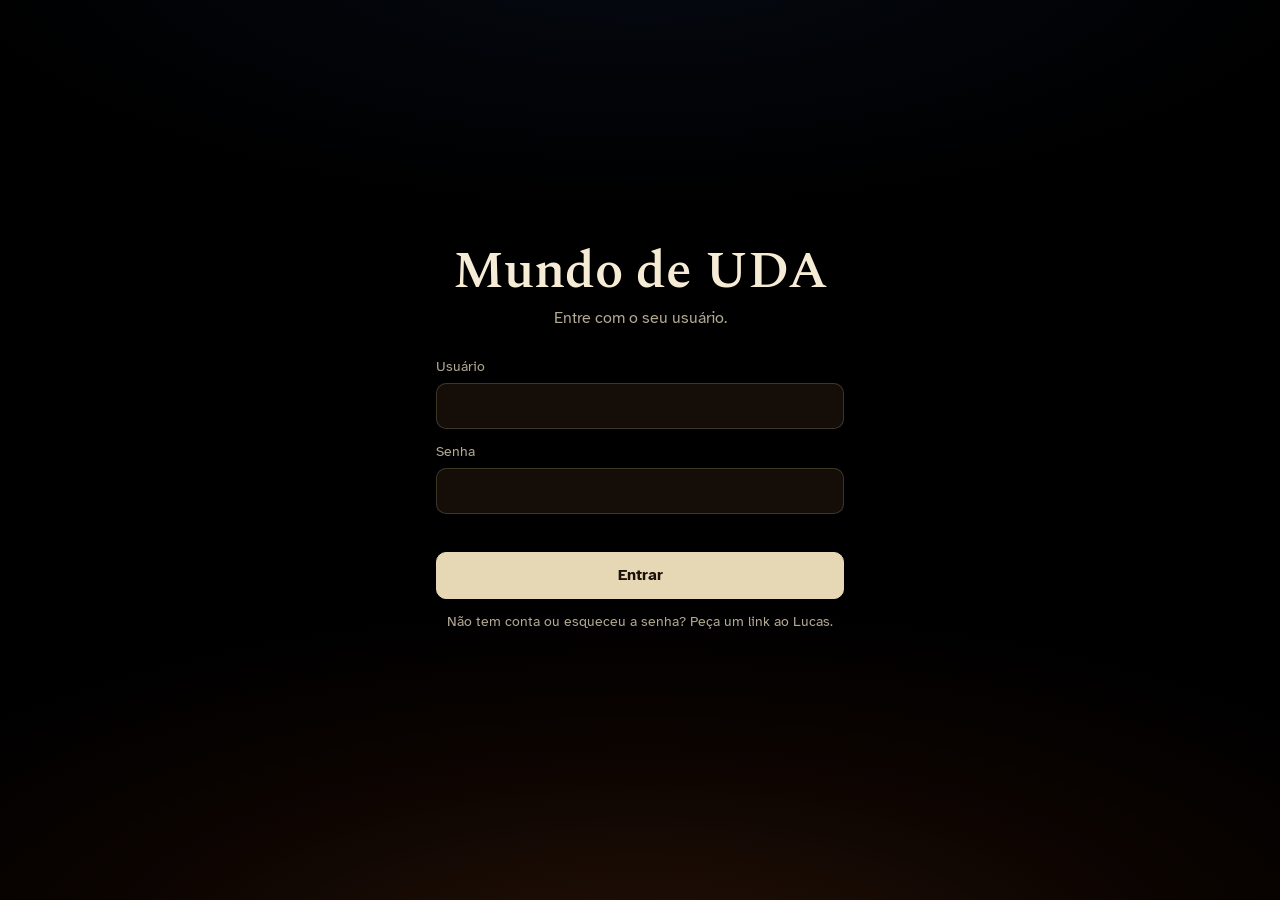
<file: site/index.html>
<!doctype html>
<html lang="pt-BR">
<head>
<meta charset="utf-8">
<meta name="viewport" content="width=device-width,initial-scale=1,viewport-fit=cover">
<meta name="theme-color" content="#0b0b0d">
<meta name="sm-versao" content="20261113m">
<link rel="icon" href="data:,">
<meta name="apple-mobile-web-app-capable" content="yes">
<meta name="apple-mobile-web-app-title" content="Mundo de UDA">
<title>Mundo de UDA</title>
<link rel="preconnect" href="https://fonts.googleapis.com">
<link rel="stylesheet" href="https://fonts.googleapis.com/css2?family=Spectral:wght@600&family=Atkinson+Hyperlegible:wght@400;700&display=swap">
<link rel="stylesheet" href="js/base.css?v=20261113m">
<link rel="stylesheet" href="js/globo.css?v=20261113m">
<style>
/* abas do Início: barra fixa embaixo no celular; menu à esquerda a partir de 900px */
#pag-inicio{padding-bottom:calc(96px + env(safe-area-inset-bottom,0px))}
.aba-tit{font-family:var(--f-disp);font-size:30px;margin:0;color:var(--titulo)}
.abas-app{position:fixed;left:0;right:0;bottom:0;z-index:20;display:grid;grid-template-columns:repeat(4,1fr);background:rgba(8,6,4,.96);border-top:1px solid var(--line);
  padding:6px max(4px,env(safe-area-inset-right,0px)) calc(8px + env(safe-area-inset-bottom,0px)) max(4px,env(safe-area-inset-left,0px));backdrop-filter:blur(8px)}
.abas-marca{display:none}
.abas-app button{all:unset;cursor:pointer;display:grid;justify-items:center;gap:3px;padding:6px 2px;font-size:12px;color:var(--mute);border-radius:10px}
.abas-app svg{width:22px;height:22px;fill:none;stroke:currentColor;stroke-width:1.6;stroke-linecap:round;stroke-linejoin:round}
.abas-app button[aria-current=page]{color:var(--perg)}
.abas-app button:focus-visible{outline:2px solid var(--brasa)}
@media (min-width:900px){
  #pag-inicio{max-width:none;margin:0;padding-left:260px;padding-bottom:40px}
  #pag-inicio>section{max-width:640px;width:100%}
  .abas-app{top:0;right:auto;width:220px;grid-template-columns:none;align-content:start;gap:4px;border-top:0;border-right:1px solid var(--line);padding:24px 14px}
  .abas-marca{display:block;font-family:var(--f-disp);font-size:24px;color:var(--titulo);margin:0 8px 18px}
  .abas-app button{grid-template-columns:22px 1fr;justify-items:start;align-items:center;gap:12px;padding:10px 12px;font-size:15px}
  .abas-app button[aria-current=page]{background:var(--card)}
}
</style>
</head>
<body>
<main class="pag" id="pag-login" hidden style="min-height:100dvh;align-content:center;max-width:440px">
  <div class="centro" style="display:grid;gap:8px">
    <div class="marca">Mundo de UDA</div>
    <p class="mute" id="login-sub">Entre com o seu usuário.</p>
  </div>
  <form class="form" id="f-login" novalidate>
    <label class="campo"><span>Usuário</span><input id="in-email" autocomplete="username" autocapitalize="none" autocorrect="off" spellcheck="false" required></label>
    <label class="campo"><span>Senha</span><input id="in-senha" type="password" autocomplete="current-password" minlength="6" required></label>
    <p class="msg" id="login-msg" role="status"></p>
    <button class="bt" id="bt-login" type="submit">Entrar</button>
    <p class="nota centro">Não tem conta ou esqueceu a senha? Peça um link ao Lucas.</p>
  </form>
</main>

<!-- quem abre um link de convite: cria a conta, troca o e-mail por usuário ou põe senha nova -->
<main class="pag" id="pag-convite" hidden style="min-height:100dvh;align-content:center;max-width:440px">
  <div class="centro" style="display:grid;gap:8px">
    <div class="marca">Mundo de UDA</div>
    <p class="mute" id="cv-sub">Abrindo o convite…</p>
  </div>
  <form class="form" id="f-convite" novalidate hidden>
    <label class="campo" id="cv-c-nome"><span>Seu nome na mesa</span><input id="cv-nome" maxlength="40" autocomplete="nickname"></label>
    <label class="campo" id="cv-c-usuario"><span>Usuário</span><input id="cv-usuario" maxlength="24" autocomplete="username" autocapitalize="none" autocorrect="off" spellcheck="false"><small class="nota">É com ele que você entra. De 3 a 24 letras sem acento, números, ponto, traço ou sublinhado.</small></label>
    <label class="campo"><span>Senha</span><input id="cv-senha" type="password" autocomplete="new-password" minlength="6" maxlength="72"></label>
    <p class="msg" id="cv-msg" role="status"></p>
    <button class="bt" id="bt-convite" type="submit">Criar conta</button>
  </form>
  <a class="lnk centro" href="index.html" id="cv-voltar" hidden>Ir para a entrada</a>
</main>

<main class="pag" id="pag-inicio" hidden>
  <!-- barra de abas (13/11/2026, opção 2 escolhida por ele): embaixo no celular, menu à esquerda no computador -->
  <nav class="abas-app" id="abas-app" aria-label="Seções">
    <div class="abas-marca">Mundo de UDA</div>
    <button type="button" data-aba="mesas"><svg viewBox="0 0 24 24" aria-hidden="true"><rect x="3" y="7" width="18" height="10" rx="2"/><path d="M6 17v3M18 17v3"/></svg>Mesas</button>
    <button type="button" data-aba="personagens"><svg viewBox="0 0 24 24" aria-hidden="true"><circle cx="12" cy="8" r="4"/><path d="M4 21c1-4.5 4.5-6.5 8-6.5s7 2 8 6.5"/></svg>Personagens</button>
    <button type="button" data-aba="mundos"><svg viewBox="0 0 24 24" aria-hidden="true"><circle cx="12" cy="12" r="9"/><path d="M3 12h18M12 3c3 3 3 15 0 18M12 3c-3 3-3 15 0 18"/></svg>Mundos</button>
    <button type="button" data-aba="conta"><svg viewBox="0 0 24 24" aria-hidden="true"><circle cx="12" cy="12" r="3"/><path d="M12 2v3M12 19v3M2 12h3M19 12h3M5 5l2 2M17 17l2 2M5 19l2-2M17 7l2-2"/></svg>Conta</button>
  </nav>

  <section data-painel="mesas">
    <div class="topo"><h1 class="aba-tit">Mesas</h1></div>
    <div class="lista" id="l-mesas"></div>
    <div class="duas" style="margin-top:14px">
      <button class="bt" id="bt-entrar" type="button">Entrar com código</button>
      <button class="bt sec" id="bt-abrir" type="button">Abrir nova</button>
    </div>
    <form class="caixa" id="f-entrar" hidden style="margin-top:12px">
      <label class="campo"><span>Código que o mestre passou</span><input id="in-cod" autocapitalize="characters" autocomplete="off" maxlength="12" style="letter-spacing:.12em"></label>
      <label class="campo"><span>Com qual personagem</span><select id="in-ficha"></select></label>
      <p class="msg" id="entrar-msg" role="status"></p>
      <button class="bt" type="submit">Entrar</button>
    </form>
    <form class="caixa" id="f-abrir" hidden style="margin-top:12px">
      <label class="campo"><span>Nome da campanha</span><input id="in-mesa" maxlength="60" placeholder="Ex.: Masmorra de Pedra-Funda"></label>
      <p class="nota">Você será o mestre. Depois é só passar o código da mesa para os jogadores.</p>
      <p class="msg" id="abrir-msg" role="status"></p>
      <button class="bt" type="submit">Abrir mesa</button>
    </form>
  </section>

  <section data-painel="personagens" hidden>
    <div class="topo"><h1 class="aba-tit">Personagens</h1></div>
    <div class="lista" id="l-fichas"></div>
    <a class="bt" href="criador.html" style="margin-top:14px">Criar personagem</a>
  </section>

  <section data-painel="mundos" hidden>
    <div class="topo"><h1 class="aba-tit">Mundos</h1></div>
    <button class="globo-mini" id="bt-globo" type="button" aria-label="Abrir o mundo em 3D"><canvas id="globo-mini" aria-hidden="true"></canvas><span class="globo-legenda" id="globo-legenda">Toque para explorar o mundo</span></button>
    <div class="lista" id="l-mundos"></div>
    <div class="duas" style="margin-top:14px">
      <a class="bt" href="mundos.html">Criar mundo</a>
      <a class="bt sec" href="cidade-beta.html" id="lk-cidade">Desenhar cidade <small style="font-weight:400;opacity:.75">beta</small></a>
    </div>
  </section>

  <section data-painel="conta" hidden>
    <div class="topo"><h1 class="aba-tit">Conta</h1></div>
    <p class="mute" id="ola"></p>
    <button class="bt sec" id="bt-sair" type="button">Sair</button>
    <p class="nota centro"><button class="lnk" id="bt-atualizar" type="button">Atualizar o app</button><br><span id="versao-txt"></span></p>
  </section>

  <section id="s-chamar" data-painel="conta" hidden>
    <h2>Chamar amigos</h2>
    <p class="nota">Gere um link e mande para um amigo. Ele abre, escolhe um usuário e uma senha, e a conta fica pronta. Cada link vale para uma pessoa, por 7 dias.</p>
    <button class="bt" id="bt-chamar" type="button" style="margin-top:14px">Chamar amigo</button>
    <div id="chamar-res" hidden style="display:grid;gap:8px;margin-top:10px">
      <input id="chamar-link" readonly aria-label="Link do convite">
      <button class="bt sec" id="bt-copiar-link" type="button">Copiar link</button>
    </div>
    <p class="msg" id="chamar-msg" role="status" style="margin-top:8px"></p>
  </section>
</main>

<!-- o mundo em tela cheia (abre pelo globo do Início) -->
<div class="gt" id="globo-tela" hidden role="dialog" aria-modal="true" aria-label="Mundo em 3D">
  <canvas class="gt-gl" role="img" aria-label="Mundo em 3D. Arraste para girar e toque numa terra."></canvas>
  <div class="gt-sobre"></div>
  <header class="gt-barra">
    <b class="gt-nome">Mundo de UDA</b>
    <div class="gt-lado">
      <div class="gt-grupo gt-versoes" role="group" aria-label="Luz do planeta">
        <button type="button" data-v="dia" aria-pressed="false">Dia</button>
        <button type="button" data-v="noite" aria-pressed="false">Noite</button>
        <button type="button" data-v="meio" aria-pressed="true">Anoitecer</button>
      </div>
      <div class="gt-grupo">
        <button type="button" class="gt-nuvens" aria-pressed="true">Nuvens</button>
        <button type="button" class="gt-fechar">Fechar</button>
      </div>
    </div>
  </header>
  <div class="gt-zoom"><button type="button" class="gt-mais" aria-label="Aproximar">+</button><button type="button" class="gt-menos" aria-label="Afastar">−</button></div>
  <p class="gt-vazio" hidden>Ainda não há um mundo desenhado. Crie o seu em <a href="mundos.html">Meus mundos</a>: as terras aparecem aqui.</p>
  <aside class="gt-cartao" data-aberto="nao" aria-live="polite">
    <div><p class="gt-olho">Terra</p><h2 class="gt-titulo">—</h2><p class="gt-coord"></p></div>
    <ul class="gt-compo"></ul>
    <div class="gt-botoes"><button type="button" class="gt-perto">Chegar perto</button><button type="button" class="gt-volta">Ver o mundo</button></div>
  </aside>
  <p class="gt-dica"></p>
  <p class="gt-aviso">Erguendo montanhas…</p>
  <small class="gt-versao" aria-hidden="true"></small>   <!-- mesma marca do ?v= dos arquivos: mostra se o aparelho pegou a versão nova -->
</div>

<script src="js/supabase.js"></script>
<script src="js/comum.js?v=20261113m"></script>
<script src="js/brasa.js?v=20261113m"></script>
<script src="js/three.min.js?v=r128"></script>
<script src="js/globo.js?v=20261113m"></script>   <!-- ?v= muda a cada versão: o Safari não mistura arquivo novo com velho -->
<script>
let EU = null, FICHAS = [], CONVITE = null;
/* sem e-mail: o usuário vira um endereço interno que não existe. Quem ainda entra com e-mail (o Lucas) digita o e-mail mesmo. */
const DOMINIO = "@sala-de-mesa.invalid";   // endereço interno (não aparece para ninguém)
const ADMIN = "bc2f6a40-d4ee-4c61-95d0-384200b4c0f6";   // quem cuida do site: só ele chama amigos pelo Início (o banco confere de novo)
const emailDe = u => { u = String(u || "").trim(); return u.includes("@") ? u : u.toLowerCase() + DOMINIO };
const $ = s => document.querySelector(s);

function traduzErro(e) {
  const m = String(e && e.message || e || "");
  if (/Invalid login credentials/i.test(m)) return "Usuário ou senha errados.";
  if (/convite_invalido/.test(m)) return "Este link não vale mais: já foi usado ou passou do prazo. Peça um novo a quem mandou.";
  if (/usuario_em_uso/.test(m)) return "Esse usuário já existe. Escolha outro.";
  if (/usuario_invalido/.test(m)) return "Use de 3 a 24 caracteres: letras sem acento, números, ponto, traço ou sublinhado.";
  if (/senha_curta/.test(m)) return "A senha precisa ter de 6 a 72 caracteres.";
  if (/falta_nome/.test(m)) return "Escreva o seu nome na mesa.";
  if (/Email not confirmed/i.test(m)) return "Falta confirmar o e-mail: abra a mensagem de confirmação que chegou na sua caixa de entrada.";
  if (/already registered|already exists/i.test(m)) return "Já existe uma conta com esse e-mail. Toque em \"Já tenho conta\" e entre.";
  if (/Password should be at least/i.test(m)) return "A senha precisa ter pelo menos 6 caracteres.";
  if (/rate limit|too many/i.test(m)) return "Muitas tentativas seguidas. Espere alguns minutos e tente de novo.";
  if (/valid email|invalid.*email/i.test(m)) return "Esse e-mail não parece válido.";
  if (/Failed to fetch|NetworkError|network/i.test(m)) return "Sem conexão com a internet.";
  return m || "Algo deu errado. Tente de novo.";
}

function telaLogin() {
  $("#pag-inicio").hidden = true; $("#pag-convite").hidden = true; $("#pag-login").hidden = false; SMBrasa.cena("brasas");
}

$("#f-login").onsubmit = async e => {
  e.preventDefault();
  const msg = $("#login-msg"), bt = $("#bt-login");
  const usuario = $("#in-email").value.trim(), senha = $("#in-senha").value;
  msg.className = "msg erro";
  if (!usuario || !senha) { msg.textContent = "Preencha o usuário e a senha."; return }
  bt.disabled = true; msg.className = "msg"; msg.textContent = "Entrando…";
  try {
    const { error } = await sb.auth.signInWithPassword({ email: emailDe(usuario), password: senha });
    if (error) throw error;
    msg.textContent = "";
    await depoisDoLogin();
  } catch (x) { msg.className = "msg erro"; msg.textContent = traduzErro(x) }
  finally { bt.disabled = false }
};

/* ---------- link de convite ---------- */
async function telaConvite(tok) {
  $("#pag-login").hidden = true; $("#pag-inicio").hidden = true; $("#pag-convite").hidden = false; SMBrasa.cena("brasas");
  const sub = $("#cv-sub");
  const { data, error } = await sb.rpc("ver_convite", { p_token: tok });
  if (error || !data) { sub.textContent = "Este link não vale mais: já foi usado ou passou do prazo. Peça um novo a quem mandou."; $("#cv-voltar").hidden = false; return }
  CONVITE = { tok, ...data };
  $("#cv-c-nome").hidden = data.uso !== "novo"; $("#cv-c-usuario").hidden = data.uso === "senha";
  if (data.uso === "novo") { sub.textContent = (data.quem || "O mestre") + " chamou você " + (data.mesa ? "para a mesa " + data.mesa : "para o Mundo de UDA") + ". Escolha um usuário e uma senha para criar a sua conta."; $("#bt-convite").textContent = "Criar conta" }
  else if (data.uso === "migrar") { sub.textContent = "Olá, " + (data.nome || "") + ". O Mundo de UDA não usa mais e-mail. Escolha um usuário e uma senha: seus personagens continuam com você."; $("#bt-convite").textContent = "Salvar e entrar" }
  else { sub.textContent = "Crie uma senha nova para " + (data.usuario || data.nome || "a sua conta") + "."; $("#bt-convite").textContent = "Salvar a senha e entrar" }
  $("#f-convite").hidden = false;
  setTimeout(() => { const i = data.uso === "novo" ? $("#cv-nome") : data.uso === "migrar" ? $("#cv-usuario") : $("#cv-senha"); i.focus() }, 0);
}
$("#f-convite").onsubmit = async e => {
  e.preventDefault();
  const msg = $("#cv-msg"), bt = $("#bt-convite"), senha = $("#cv-senha").value;
  bt.disabled = true; msg.className = "msg"; msg.textContent = "Salvando…";
  try {
    const { data, error } = await sb.rpc("usar_convite", { p_token: CONVITE.tok, p_usuario: $("#cv-usuario").value, p_senha: senha, p_nome: $("#cv-nome").value });
    if (error) throw error;
    await sb.auth.signOut();
    const r = await sb.auth.signInWithPassword({ email: data.email, password: senha });
    if (r.error) throw r.error;
    location.replace("index.html" + (data.mesa ? "?mesa=" + encodeURIComponent(data.mesa) : ""));
  } catch (x) { msg.className = "msg erro"; msg.textContent = traduzErro(x); bt.disabled = false }
};

/* chamar amigo: link de uso único para criar a conta */
$("#bt-chamar").onclick = async e => {
  const b = e.currentTarget, m = $("#chamar-msg"); b.disabled = true; m.className = "msg"; m.textContent = "";
  const { data, error } = await sb.rpc("criar_convite", {}); b.disabled = false;
  if (error) { m.className = "msg erro"; m.textContent = "Não consegui gerar o link. Confira a internet e tente de novo."; return }
  $("#chamar-link").value = new URL("index.html?convite=" + data, location.href).href; $("#chamar-res").hidden = false; b.textContent = "Chamar outro amigo";
  m.textContent = "Mande este link para um amigo. Ele vale para uma pessoa só. Para chamar mais gente, gere um link para cada um.";
  $("#chamar-link").select();
};
$("#bt-copiar-link").onclick = async e => {
  const b = e.currentTarget;
  try { await navigator.clipboard.writeText($("#chamar-link").value); b.textContent = "Copiado" } catch (x) { b.textContent = "Selecione o link e copie" }
  setTimeout(() => b.textContent = "Copiar link", 2500);
};
$("#bt-sair").onclick = async () => { await sb.auth.signOut(); EU = null; telaLogin() };

async function depoisDoLogin() {
  const volta = smParam("volta");
  if (volta && /^[a-z]+\.html(\?[\w=&.%-]*)?$/.test(volta)) { location.replace(volta); return }
  await telaInicio();
}

async function telaInicio() {
  const s = await smSessao(); if (!s) { telaLogin(); return }
  EU = s.user;
  $("#pag-login").hidden = true; $("#pag-convite").hidden = true; $("#pag-inicio").hidden = false; SMBrasa.cena("brasas");
  abrirAba(abaInicial());
  const [jog, mesas, fichas, mundos] = await Promise.all([
    sb.from("jogadores").select("nome").eq("id", EU.id).maybeSingle(),
    sb.from("mesas").select("id,nome,mestre_id,mundo_id").order("criado_em", { ascending: false }),
    sb.from("fichas").select("id,nome,mesa_id,pid:dados->>id,pagina:dados->>pagina").eq("dono_id", EU.id).order("criado_em", { ascending: false }),
    sb.from("mesa_conteudo").select("id,nome").eq("tipo", "mundo").eq("dono_id", EU.id).order("criado_em", { ascending: false })
  ]);
  const lw = $("#l-mundos"); lw.textContent = "";
  if (mundos.error) lw.append(smEl("p", { class: "msg erro" }, traduzErro(mundos.error)));
  else if (!mundos.data.length) lw.append(smEl("p", { class: "vazio" }, "Você ainda não criou nenhum mundo. Mundo é o mapa da campanha: o mestre desenha e liga às mesas dele."));
  else mundos.data.forEach(w => {
    const usa = (mesas.data || []).filter(m => m.mundo_id === w.id).map(m => m.nome);
    lw.append(smEl("a", { class: "item", href: "mundos.html?w=" + w.id }, smEl("b", {}, w.nome || "Sem nome"), smEl("small", {}, usa.length ? "Usado em: " + usa.join(", ") : "Ainda não está em nenhuma mesa"), smEl("span", { class: "seta", "aria-hidden": "true" }, "›")));
  });
  $("#ola").textContent = "Olá, " + ((jog.data && jog.data.nome) || EU.email) + ".";
  FICHAS = fichas.data || [];
  const nomeMesa = {}; (mesas.data || []).forEach(m => nomeMesa[m.id] = m.nome);

  const lm = $("#l-mesas"); lm.textContent = "";
  if (mesas.error) lm.append(smEl("p", { class: "msg erro" }, traduzErro(mesas.error)));
  else if (!mesas.data.length) lm.append(smEl("p", { class: "vazio" }, "Você ainda não está em nenhuma mesa. Entre com o código que o mestre passou, ou abra a sua."));
  else mesas.data.forEach(m => {
    const minhas = FICHAS.filter(f => f.mesa_id === m.id).map(f => f.nome);
    const papel = m.mestre_id === EU.id ? "Você é o mestre" : "Jogando com " + (minhas.join(", ") || "seu personagem");
    lm.append(smEl("a", { class: "item", href: "mesa.html?m=" + m.id }, smEl("b", {}, m.nome), smEl("small", {}, papel), smEl("span", { class: "seta", "aria-hidden": "true" }, "›")));
  });

  const lf = $("#l-fichas"); lf.textContent = "";
  if (!FICHAS.length) lf.append(smEl("p", { class: "vazio" }, "Nenhum personagem ainda. Crie o primeiro no criador."));
  else FICHAS.forEach(f => lf.append(smEl("a", { class: "item", href: f.pagina ? f.pagina + "?f=" + f.id : "criador.html?f=" + encodeURIComponent(f.pid || "") },
    smEl("b", {}, f.nome || "Sem nome"), smEl("small", {}, f.mesa_id ? "Na mesa " + (nomeMesa[f.mesa_id] || "") : "Sem mesa"), smEl("span", { class: "seta", "aria-hidden": "true" }, "›"))));

  montarGlobo(mesas.data || []);

  const sel = $("#in-ficha"); sel.textContent = "";
  FICHAS.forEach(f => sel.append(smEl("option", { value: f.id }, (f.nome || "Sem nome") + (f.mesa_id ? " (já está em " + (nomeMesa[f.mesa_id] || "outra mesa") + ")" : ""))));
  /* chegou pelo convite com o código da mesa: já abre "Entrar numa mesa" preenchido */
  const cod = smParam("mesa");
  if (cod) {
    abrirAba("mesas"); $("#f-entrar").hidden = false; $("#in-cod").value = cod;
    const m = $("#entrar-msg"); m.className = "msg"; m.textContent = FICHAS.length ? "Escolha o personagem e toque em Entrar." : "Sua conta está pronta. Para entrar na mesa, crie primeiro um personagem em Criar ou editar personagens e volte aqui: o código da mesa é " + cod + ".";
  }
}

/* abas do Início: ?aba=mundos abre direto (as outras páginas usam para voltar ao lugar certo); a última aba fica lembrada */
const ABAS = ["mesas", "personagens", "mundos", "conta"];
function abaInicial() { const p = smParam("aba"); if (ABAS.includes(p)) return p; try { const s = sessionStorage.getItem("sm-aba"); if (ABAS.includes(s)) return s } catch (e) { } return "mesas" }
function abrirAba(n) {
  document.querySelectorAll("[data-painel]").forEach(s => s.hidden = s.dataset.painel !== n || (s.id === "s-chamar" && (!EU || EU.id !== ADMIN)));
  document.querySelectorAll("#abas-app [data-aba]").forEach(b => b.setAttribute("aria-current", b.dataset.aba === n ? "page" : "false"));
  try { sessionStorage.setItem("sm-aba", n) } catch (e) { }
  if (n === "mundos") requestAnimationFrame(() => dispatchEvent(new Event("resize")));   // o globo foi medido com a aba escondida: medir de novo
  scrollTo(0, 0);
}
document.querySelectorAll("#abas-app [data-aba]").forEach(b => b.onclick = () => abrirAba(b.dataset.aba));

$("#bt-atualizar").onclick = smAtualizarApp;
$("#lk-cidade").href = "cidade-beta.html?v=" + SM_VERSAO;   // a página da cidade abre sempre na versão do Início (o iPhone guardava a velha)
{ const v = SM_VERSAO.replace(/^\d{4}(\d\d)(\d\d)(\w*)$/, "versão $2/$1 $3"); $("#versao-txt").textContent = v; $("#globo-tela .gt-versao").textContent = v }

/* o mundo do Início: o pequeno gira no topo; o toque abre a tela cheia (o botão Voltar do celular fecha) */
let GLOBO = null, GLOBO_INFO = null, GLOBO_ABERTO = null, GLOBO_VOLTA = null;
async function montarGlobo(mesas) {
  if (GLOBO) return;
  if (!window.THREE || typeof SMGlobo === "undefined") { $("#bt-globo").hidden = true; return }   // sem 3D neste aparelho: o resto do Início segue igual
  GLOBO_INFO = await SMGlobo.carregarDoInicio(EU, mesas);
  $("#globo-legenda").textContent = "Mundo de UDA · toque para explorar";
  try { GLOBO = SMGlobo.mini($("#globo-mini"), GLOBO_INFO) } catch (e) { console.error(e); $("#bt-globo").hidden = true }
  /* quem volta da cidade (cidade.html) cai de novo no mundo aberto, em cima do lugar de onde saiu */
  try { const v = sessionStorage.getItem("sm-volta-cidade"); if (v) { sessionStorage.removeItem("sm-volta-cidade"); if (GLOBO) { GLOBO_VOLTA = v; $("#bt-globo").onclick() } } } catch (e) { console.error(e) }
}
function fecharGlobo() {
  if (!GLOBO_ABERTO) return;
  const g = GLOBO_ABERTO; GLOBO_ABERTO = null;
  $("#globo-tela").hidden = true; document.documentElement.style.overflow = "";   // primeiro esconde: aconteça o que for depois, o Início volta
  try { (g.parar || g.fechar || (() => { })).call(g) } catch (e) { console.error(e) }
  try { if (GLOBO) GLOBO.seguir() } catch (e) { console.error(e) }
  if (!matchMedia("(pointer: coarse)").matches) $("#bt-globo").focus();
}
function pedirFecharGlobo() { if (!GLOBO_ABERTO) return; const tirar = history.state && history.state.globo; fecharGlobo(); if (tirar) history.back() }   // os dois ouvintes do Fechar chamam isto: só o primeiro volta no histórico (antes voltava 2x e saía do site)
$("#globo-tela .gt-fechar").addEventListener("click", pedirFecharGlobo);   // o Início também ouve o Fechar (não depende só do globo)
$("#bt-globo").onclick = () => {
  if (!GLOBO || GLOBO_ABERTO) return;
  GLOBO.pausar(); $("#globo-tela").hidden = false; document.documentElement.style.overflow = "hidden";
  history.pushState({ globo: 1 }, "", "#mundo");
  /* Fechar esconde na hora; depois tira o "#mundo" do histórico (o popstate que vem não faz mais nada) */
  GLOBO_ABERTO = SMGlobo.abrir($("#globo-tela"), GLOBO.P, "Mundo de UDA", pedirFecharGlobo, GLOBO_VOLTA); GLOBO_VOLTA = null;
  setTimeout(() => $("#globo-tela .gt-fechar").focus(), 0);
};
addEventListener("popstate", fecharGlobo);   // o Voltar do celular fecha o mundo
if (location.hash === "#mundo") history.replaceState(null, "", location.pathname + location.search);

$("#bt-entrar").onclick = () => { $("#f-abrir").hidden = true; $("#f-entrar").hidden = !$("#f-entrar").hidden;
  $("#entrar-msg").className = "msg"; $("#entrar-msg").textContent = FICHAS.length ? "" : "Antes de entrar, crie um personagem em \"Criar ou editar personagens\".";
  if (!$("#f-entrar").hidden) $("#in-cod").focus() };
$("#bt-abrir").onclick = () => { $("#f-entrar").hidden = true; $("#f-abrir").hidden = !$("#f-abrir").hidden; if (!$("#f-abrir").hidden) $("#in-mesa").focus() };

$("#f-entrar").onsubmit = async e => {
  e.preventDefault();
  const msg = $("#entrar-msg"); msg.className = "msg erro";
  const cod = $("#in-cod").value.trim(), ficha = $("#in-ficha").value;
  if (!FICHAS.length) { msg.textContent = "Crie um personagem primeiro."; return }
  if (!cod) { msg.textContent = "Escreva o código da mesa."; return }
  const { data, error } = await sb.rpc("entrar_na_mesa", { p_codigo: cod, p_ficha: ficha });
  if (error) { msg.textContent = /não encontrado/.test(error.message) ? "Não achei mesa com esse código. Confira com o mestre." : traduzErro(error); return }
  location.href = "mesa.html?m=" + data;
};

$("#f-abrir").onsubmit = async e => {
  e.preventDefault();
  const msg = $("#abrir-msg"); msg.className = "msg erro";
  const nome = $("#in-mesa").value.trim();
  if (!nome) { msg.textContent = "Dê um nome para a mesa."; return }
  const { data, error } = await sb.from("mesas").insert({ nome }).select("id").single();
  if (error) { msg.textContent = traduzErro(error); return }
  location.href = "mesa.html?m=" + data.id;
};

(async () => { const tok = smParam("convite"); if (tok) return telaConvite(tok); const s = await smSessao(); if (s) await depoisDoLogin(); else telaLogin() })();
</script>
</body>
</html>
</file>
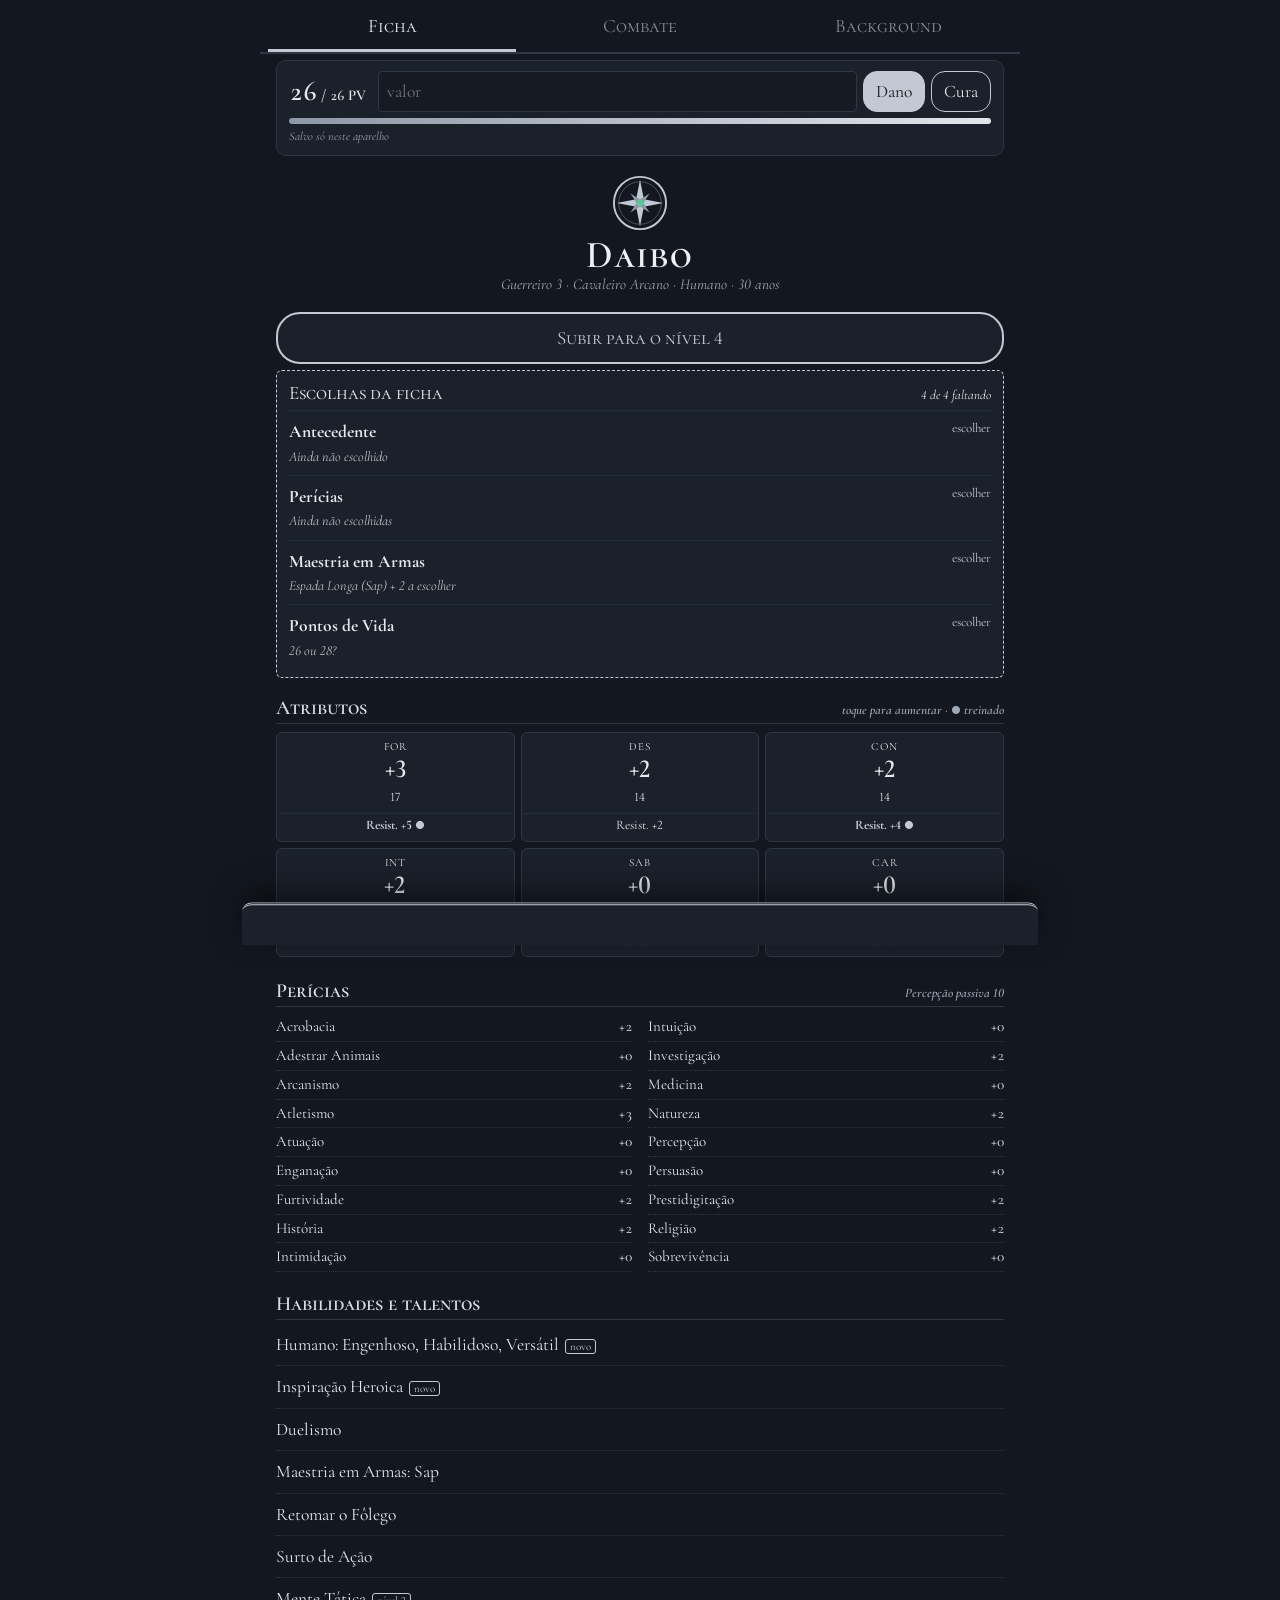
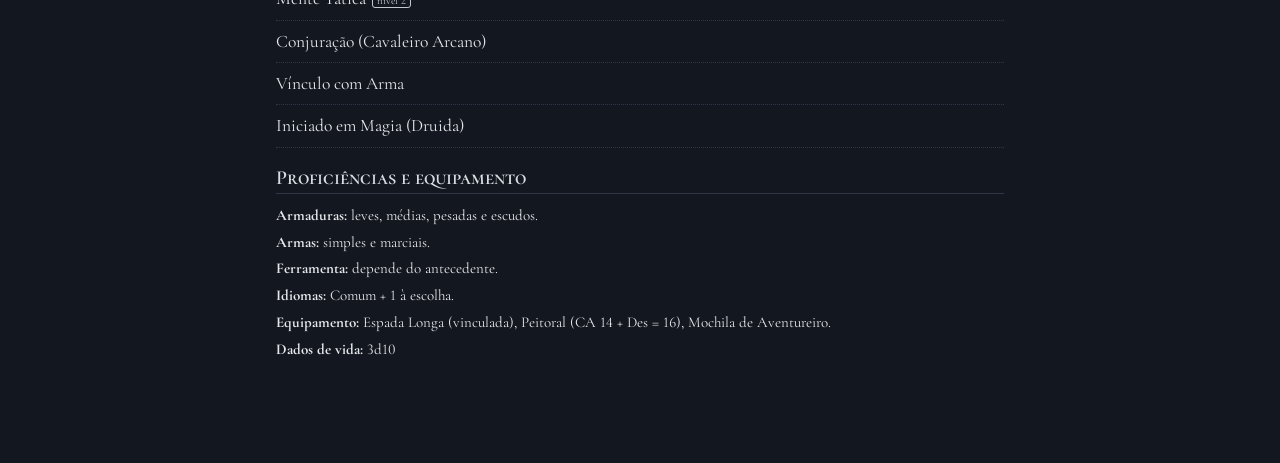
<file: paginas-fonte/daibo.html>
<!doctype html><html><head><meta charset=utf8><meta name=viewport content="width=device-width,initial-scale=1,viewport-fit=cover"><style>:root{color-scheme:light;box-sizing:border-box;padding-top:env(safe-area-inset-top,0px);padding-bottom:env(safe-area-inset-bottom,0px)}html{scroll-padding-top:env(safe-area-inset-top,0px)}body{margin:0;padding:0;font:14px -apple-system,BlinkMacSystemFont,sans-serif;background:#fff;color:#000}img{max-width:100%}[hidden]:not([hidden=until-found i]){display:none!important}</style></head><body>
<title>Ficha do Daibo</title>
<link rel="preconnect" href="https://fonts.googleapis.com">
<link rel="stylesheet" href="https://fonts.googleapis.com/css2?family=Cormorant+SC:wght@500;600&family=Cormorant+Garamond:ital,wght@0,500;0,600;0,700;1,500&family=Marcellus&display=swap">
<style>
/* Layout: ficha de mesa em abas (Ficha | Combate | Background), vida presa no topo. Visual único escuro tirado da foto do Daibo: Ficha e Combate em azul-noite e prata com a estrela do broche (opção H); Background com a foto de capa sumindo na névoa de tempestade (opção E). */
:root{
  --p-bg:#13171f; --p-ink:#e6e8ec; --p-red:#c3c9d2; --p-line:#2f3746; --p-card:#1b212b; --p-paper:#161b23; --p-bar:#2a3140;
  --verde:#57c99a; --alerta:#e08a7e; --p-mute:#9ea7b5;
  --f-disp:"Cormorant SC",Georgia,serif; --f-body:"Cormorant Garamond",Georgia,serif;
  color-scheme:dark;
}
html,body{height:100%}
body{background:var(--p-bg);color:var(--p-ink);font-family:var(--f-body);font-size:16px;line-height:1.45}
.app{max-width:760px;margin:0 auto;min-height:100%;position:relative;padding-bottom:96px}
button{font:inherit;cursor:pointer;color:inherit}
button:focus-visible,input:focus-visible,textarea:focus-visible{outline:2px solid var(--p-red);outline-offset:2px}

.abas{position:sticky;top:env(safe-area-inset-top,0px);z-index:5;display:flex;background:var(--p-bg);border-bottom:2px double var(--p-line);padding-inline:8px}
.abas button{flex:1;background:none;border:0;padding:12px 4px 9px;font-family:var(--f-disp);font-size:19px;opacity:.55;border-bottom:3px solid transparent}
.abas button.on{opacity:1;border-bottom-color:var(--p-red)}
.vida-fixa{position:sticky;top:calc(env(safe-area-inset-top,0px) + 50px);z-index:4;background:var(--p-bg);padding:6px 16px 4px}
.vida{padding:10px 12px;border:2px solid var(--p-red);border-radius:6px;background:var(--p-card);display:grid;grid-template-columns:auto 1fr;gap:6px 12px;align-items:center}
.vida .num{font-family:var(--f-disp);font-size:28px;line-height:1;font-variant-numeric:tabular-nums;white-space:nowrap}
.vida .num small{font-size:15px}
.vida .num.baixa{color:var(--p-red)}
.ctrl{display:flex;gap:6px;min-width:0}
.ctrl input{flex:1;min-width:0;width:60px;border:1px solid var(--p-line);border-radius:4px;padding:7px 8px;background:var(--p-paper);color:var(--p-ink);font:inherit}
.ctrl button{border:1px solid var(--p-ink);background:var(--p-ink);color:var(--p-bg);border-radius:4px;padding:7px 12px}
.ctrl button.cura{background:transparent;color:var(--p-ink)}
.barra{grid-column:1/-1;height:9px;background:var(--p-bar);border-radius:5px;overflow:hidden}
.barra i{display:block;height:100%;background:var(--p-red);transition:width .2s}
.salvo{grid-column:1/-1;font-size:12px;font-style:italic;opacity:.65;margin-top:-2px}

.cab{padding:16px 16px 8px;text-align:center}
.nome{font-family:var(--f-disp);font-size:32px;line-height:1}
.cls{font-style:italic;font-size:15px}
.stats{display:grid;grid-template-columns:repeat(4,1fr);gap:6px;padding:8px 16px}
.stats div{text-align:center;border:1px solid var(--p-line);border-radius:4px;padding:5px 0;background:var(--p-card)}
.stats b{display:block;font-size:21px;font-variant-numeric:tabular-nums;line-height:1.2}
.stats small{font-size:10px;letter-spacing:.08em;text-transform:uppercase}
h3{font-family:var(--f-disp);font-weight:400;font-size:20px;margin:16px 16px 4px;border-bottom:1px solid var(--p-line);display:flex;justify-content:space-between;align-items:baseline;gap:8px}
h3 small{font-family:var(--f-body);font-size:13px;font-style:italic;white-space:nowrap}
.sub{font-style:italic;font-size:14px;margin:8px 16px 0;opacity:.8;display:flex;justify-content:space-between;align-items:center}
ul{list-style:none;margin:0;padding:0 16px}
li button{width:100%;text-align:left;background:none;border:0;border-bottom:1px dotted var(--p-line);padding:8px 0;display:flex;justify-content:space-between;gap:8px;align-items:baseline}
li em{font-size:14px;opacity:.75;white-space:nowrap}
.tag{font-size:11px;font-style:normal;border:1px solid var(--p-red);color:var(--p-red);border-radius:3px;padding:0 4px;margin-left:6px;white-space:nowrap}
.rec{padding:0 16px;display:grid;gap:8px}
.rec>div{display:flex;justify-content:space-between;align-items:center;gap:8px}
.rec .d{font-size:13px;font-style:italic;opacity:.75;display:block}
.pips{display:flex;flex:0 0 auto}
.pip{width:22px;height:22px;border:1.5px solid var(--p-ink);border-radius:50%;background:var(--p-ink);margin-left:6px;padding:0}
.pip.gasto{background:transparent}
.descansos{display:flex;gap:8px;padding:12px 16px 0}
.descansos button{flex:1;border:1px dashed var(--p-ink);background:transparent;border-radius:4px;padding:8px 4px;font-size:15px}
.descansos button.conf{background:var(--p-red);color:var(--p-paper);border-style:solid;border-color:var(--p-red)}
.nota{font-size:13px;font-style:italic;opacity:.75;padding:4px 16px 0}

.attrs{display:grid;grid-template-columns:repeat(3,1fr);gap:6px;padding:4px 16px}
.attr{border:1px solid var(--p-line);border-radius:6px;background:var(--p-card);text-align:center;padding:6px 2px}
.attr small{display:block;font-size:11px;letter-spacing:.08em;text-transform:uppercase}
.attr b{display:block;font-family:var(--f-disp);font-size:26px;font-weight:400;line-height:1.1}
.attr .v{font-size:13px}
.attr .sv{display:block;font-size:13px;border-top:1px dotted var(--p-line);margin-top:4px;padding-top:2px}
.attr .sv.prof{color:var(--p-red);font-weight:700}
.pericias{columns:2;column-gap:16px;padding:2px 16px;font-size:15px}
.pericias div{display:flex;justify-content:space-between;break-inside:avoid;border-bottom:1px dotted var(--p-line);padding:3px 0}
.pericias span:last-child{font-variant-numeric:tabular-nums}
.prosa{padding:2px 16px;font-size:15px}
.prosa p{margin:5px 0}

.duvida-btn{position:fixed;bottom:calc(14px + env(safe-area-inset-bottom,0px));left:50%;transform:translateX(-50%);width:min(728px,calc(100% - 32px));background:var(--p-red);color:var(--p-paper);border:0;border-radius:26px;padding:12px;font-family:var(--f-disp);font-size:19px;z-index:6;box-shadow:0 4px 14px rgba(60,20,10,.28)}

.veu{position:fixed;inset:0;background:rgba(40,25,10,.35);z-index:7;opacity:0;pointer-events:none;transition:opacity .2s}
.veu.on{opacity:1;pointer-events:auto}
.sheet{position:fixed;left:50%;bottom:0;width:min(760px,100%);transform:translate(-50%,105%);max-height:85%;overflow-y:auto;z-index:8;background:var(--p-card);border-top:3px double var(--p-red);border-radius:10px 10px 0 0;padding:16px 18px calc(24px + env(safe-area-inset-bottom,0px));transition:transform .25s ease}
.sheet.on{transform:translate(-50%,0)}
.sheet .fechar{float:right;border:0;background:none;font-size:28px;line-height:1;padding:0 6px}
.sheet h4{margin:0 0 2px;font-family:var(--f-disp);font-weight:400;font-size:26px;padding-right:30px}
.sheet .tipo{font-style:italic;font-size:15px}
.meta{display:grid;grid-template-columns:auto 1fr;gap:3px 12px;font-size:15px;margin:10px 0;padding:8px 10px;border:1px solid var(--p-line);border-radius:4px;background:var(--p-bg)}
.meta b{white-space:nowrap}
.oficial p{margin:0 0 8px;font-size:16px}
.ficha-nota{font-size:14px;padding:8px 10px;border-left:3px solid var(--p-ink);background:var(--p-bg);margin:6px 0 10px}
.fonte{font-size:13px;opacity:.7;margin-top:4px}
.perguntar{margin-top:12px;border:1px solid var(--p-red);background:transparent;color:var(--p-red);border-radius:20px;padding:7px 14px;font-size:15px}
.chat{display:grid;gap:10px;margin:10px 0}
.msg{white-space:pre-wrap;font-size:16px;padding:8px 10px;border-radius:6px}
.msg.eu{background:var(--p-bg);justify-self:end;max-width:90%;font-style:italic}
.msg.ia{background:var(--p-paper);border:1px solid var(--p-line)}
.msg.erro{color:var(--p-red);font-style:italic;font-size:14px}
.envio{display:flex;gap:6px;position:sticky;bottom:0;background:var(--p-card);padding-top:6px}
.envio textarea{flex:1;min-width:0;resize:none;height:64px;border:1px solid var(--p-line);border-radius:6px;padding:8px;font:inherit;background:var(--p-paper);color:var(--p-ink)}
.envio button{border:0;border-radius:6px;background:var(--p-red);color:var(--p-paper);padding:0 14px;font-family:var(--f-disp);font-size:17px}
.envio button.parar{background:var(--p-ink)}
.aviso-ia{font-size:13px;font-style:italic;opacity:.7;margin:4px 0 0}
.pend{margin:6px 16px 4px;border:1.5px dashed var(--p-red);border-radius:6px;background:var(--p-card);padding:8px 12px}
.pend.ok{border-style:solid;border-color:var(--p-line)}
.pend h5{margin:0 0 4px;font-family:var(--f-disp);font-weight:400;font-size:19px;display:flex;justify-content:space-between;align-items:baseline}
.pend h5 small{font-family:var(--f-body);font-style:italic;font-size:13px}
.pend button{width:100%;display:grid;grid-template-columns:1fr auto;gap:2px 10px;text-align:left;background:none;border:0;border-top:1px dotted var(--p-line);padding:8px 0}
.pend button b{font-weight:700}
.pend button .val{grid-column:1/-1;font-size:14px;font-style:italic;opacity:.8}
.pend button .st{font-size:13px;color:var(--p-red);white-space:nowrap}
.pend button .st.feito{color:var(--p-ink);opacity:.6}
.escolha-lista{display:grid;gap:8px;margin-top:10px}
.op{text-align:left;border:1px solid var(--p-line);background:var(--p-paper);border-radius:6px;padding:9px 11px;font-size:15px}
.op b{font-family:var(--f-disp);font-weight:400;font-size:19px;display:block}
.op .linha{display:block;font-size:14px}
.op.sel{border:2px solid var(--p-red);background:var(--p-card)}
.grupo{margin-top:12px}
.grupo h6{margin:0 0 6px;font-size:16px;font-family:var(--f-body);display:flex;justify-content:space-between;gap:8px}
.grupo h6 span{font-weight:400;font-style:italic;font-size:14px}
.chips{display:flex;flex-wrap:wrap;gap:6px}
.chip{border:1px solid var(--p-ink);background:transparent;border-radius:16px;padding:5px 11px;font-size:14px}
.chip.sel{background:var(--p-ink);color:var(--p-bg)}
.chip:disabled{opacity:.35;cursor:default}
.chip small{opacity:.75}
.aviso{font-size:14px;padding:8px 10px;border-left:3px solid var(--p-red);background:var(--p-bg);margin-top:10px}
.pronto{margin-top:14px;width:100%;border:0;border-radius:6px;background:var(--p-red);color:var(--p-paper);padding:10px;font-family:var(--f-disp);font-size:18px}
.pericias .prof span:first-child::after{content:" ●";color:var(--p-red)}
.pericias .prof span:last-child{font-weight:700}
.bt-nivel{display:block;width:calc(100% - 32px);margin:8px 16px 4px;border:2px solid var(--p-red);background:var(--p-card);color:var(--p-red);border-radius:24px;padding:10px;font-family:var(--f-disp);font-size:19px}
.nivel-info{margin:8px 16px 4px;font-size:14px;font-style:italic;display:flex;justify-content:space-between;align-items:center;gap:10px}
.nivel-info .desfazer{border:1px dashed var(--p-ink);background:transparent;border-radius:16px;padding:5px 10px;font-size:13px;font-style:normal;white-space:nowrap}
.nivel-info .desfazer.conf{background:var(--p-red);color:var(--p-paper);border-color:var(--p-red)}
.cartoes{display:grid;grid-template-columns:1fr 1fr;gap:8px;margin-top:10px}
.cartao{border:1px solid var(--p-line);background:var(--p-paper);border-radius:8px;padding:10px;text-align:left;min-height:112px;display:flex;flex-direction:column;gap:3px}
.cartao b{font-family:var(--f-disp);font-weight:400;font-size:20px;line-height:1.1}
.cartao span{font-size:13px}
.cartao .dado{margin-top:auto;font-size:12px;font-style:italic}
.cartao .motivo{color:var(--p-red);font-style:italic}
.cartao.sel{border:2px solid var(--p-red);background:var(--p-card)}
.cartao:disabled{opacity:.5;cursor:default}
.painel{margin-top:10px;border:2px solid var(--p-red);border-radius:8px;background:var(--p-card);padding:4px 12px 12px}
.painel h5{font-family:var(--f-disp);font-weight:400;font-size:19px;margin:12px 0 4px;border-bottom:1px solid var(--p-line)}
.painel .op{width:100%;margin:4px 0}
.painel textarea,.painel input[type=text],.painel input[type=number]{width:100%;border:1px solid var(--p-line);border-radius:6px;padding:7px 9px;font:inherit;background:var(--p-paper);color:var(--p-ink)}
.painel textarea{height:60px;resize:vertical}
.lista-tal{display:grid;gap:4px;max-height:340px;overflow-y:auto;border:1px solid var(--p-line);border-radius:6px;padding:6px;background:var(--p-paper)}
.lista-tal .cat{font-family:var(--f-disp);font-size:16px;margin:6px 0 2px}
.lista-tal button{text-align:left;border:0;border-bottom:1px dotted var(--p-line);background:none;padding:6px 2px;display:flex;justify-content:space-between;gap:8px}
.lista-tal button small{font-style:italic;opacity:.75;white-space:nowrap}
.lista-tal button:disabled{opacity:.4}
.texto-sel{font-size:15px;padding:8px 10px;background:var(--p-bg);border-left:3px solid var(--p-red);margin:6px 0}
.texto-sel p{margin:0 0 6px}
.trocar{border:1px solid var(--p-ink);background:transparent;border-radius:16px;padding:3px 10px;font-size:13px;margin-left:6px}
.diff{border:1px solid var(--p-line);border-radius:6px;background:var(--p-paper);padding:4px 10px;font-size:14px}
.diff div{display:grid;grid-template-columns:1fr auto auto auto;gap:6px;align-items:baseline;border-bottom:1px dotted var(--p-line);padding:4px 0}
.diff div:last-child{border:0}
.diff .seta{opacity:.5}
.diff .novo{font-weight:700;color:var(--p-red)}
.falta{font-size:13px;font-style:italic;color:var(--p-red);margin-top:6px}
.resumo div{margin:1px 0}
.rec .rnome{background:none;border:0;padding:0;text-align:left}
li .ext{display:block;font-size:13px;font-style:italic;opacity:.8}
.rec .rnome u{text-decoration:underline dotted;text-underline-offset:3px}
.conjurar{display:flex;flex-wrap:wrap;gap:6px 10px;align-items:center;margin:8px 0 4px}
.conjurar .bt{border:0;border-radius:20px;background:var(--p-red);color:var(--p-paper);padding:8px 16px;font-family:var(--f-disp);font-size:17px}
.conjurar .bt:disabled{opacity:.45;cursor:default}
.conjurar .alt{border:1px solid var(--p-ink);background:transparent;border-radius:16px;padding:5px 10px;font-size:13px}
.conjurar small{font-size:13px;font-style:italic}
.conjurar .desf{border:0;background:none;padding:0;font-size:13px;color:var(--p-red);text-decoration:underline}
details.conc{margin:0 0 10px;border:1px solid var(--p-line);border-radius:4px;background:var(--p-bg);padding:6px 10px;font-size:15px}
details.conc summary{cursor:pointer;font-weight:700}
details.conc p{margin:6px 0}
@media (prefers-reduced-motion: reduce){.sheet,.veu,.barra i{transition:none}}
.bg{padding:2px 16px 24px}
.bg label{display:block;margin-top:14px;font-family:var(--f-disp);font-size:19px}
.bg textarea{display:block;width:100%;margin-top:4px;min-height:96px;resize:none;overflow:hidden;border:1px solid var(--p-line);border-radius:6px;padding:10px;font:16px/1.5 var(--f-body);background:var(--p-paper);color:var(--p-ink)}
.retrato{display:flex;flex-direction:column;align-items:center;gap:8px;margin:14px 16px 0}
.retrato .moldura{min-width:160px;min-height:200px;max-width:100%;border:2px double var(--p-line);border-radius:6px;background:var(--p-paper);display:flex;align-items:center;justify-content:center;overflow:hidden}
.retrato img{display:block;max-width:100%;max-height:380px}
.retrato .moldura span{font-style:italic;opacity:.6;font-size:14px;padding:0 10px;text-align:center}
.ret-bts{display:flex;gap:16px;align-items:center}
.ret-bts .bt{border:1px solid var(--p-ink);background:transparent;border-radius:16px;padding:6px 14px;font-size:15px}
.ret-bts .bt:disabled{opacity:.45}
.ret-bts .desf{border:0;background:none;padding:0;font-size:14px;color:var(--p-red);text-decoration:underline}
#ret-msg{font-size:13px;font-style:italic}

/* ===== Visual do Daibo: H (azul-noite, prata, broche) nas abas Ficha e Combate ===== */
body{font-size:17.5px;line-height:1.45;font-variant-numeric:lining-nums}
.cab{padding-top:14px}
.cab .broche{display:block;width:58px;height:58px;margin:0 auto 4px}
.cab .nome{font-family:var(--f-disp);font-weight:600;font-size:38px;letter-spacing:.04em;color:#eef0f3}
.cab .cls{color:var(--p-mute)}
h3{color:#d8dde4;font-weight:600}
h3 small{color:var(--p-mute)}
.vida{border:1px solid var(--p-line);border-radius:10px}
.vida .num{font-weight:600}
.vida .num.baixa{color:var(--alerta)}
.ctrl button{background:transparent;color:var(--p-ink);border:1px solid var(--p-red);border-radius:14px}
.ctrl button.dano{background:var(--p-red);color:var(--p-bg);border-color:var(--p-red)}
.barra{height:6px}
.barra i{background:linear-gradient(90deg,#8e97a6,#e2e6ec)}
.stats div{background:transparent;border:0;border-top:1px solid var(--p-line);border-radius:0}
.stats b{font-family:var(--f-disp);font-weight:600;font-size:24px}
.stats small{color:var(--p-mute)}
.attr{background:var(--p-card)}
.attr b{font-weight:600}
.pip{background:var(--p-red);border-color:var(--p-red)}
.pip.gasto{background:transparent;border-color:#6c7586}
.tag{border-color:var(--verde);color:var(--verde)}
li em{color:#e2e6ec;opacity:1}
.descansos button{border-color:#6c7586}
.descansos button.conf{background:var(--p-red);color:var(--p-bg);border-color:var(--p-red)}
.veu{background:rgba(4,6,10,.6)}
.sheet{box-shadow:0 -10px 30px rgba(0,0,0,.5)}
.duvida-btn{box-shadow:0 6px 18px rgba(0,0,0,.5)}
/* ===== Background no estilo E: foto de capa sumindo na névoa de tempestade ===== */
body.aba-bg{--p-bg:#20262d;--p-card:#262d34;--p-paper:#262d34;--p-line:#3a444c;background:#20262d}
body.aba-bg .abas,body.aba-bg .vida-fixa{background:#20262d}
#pag-bg .retrato{margin:0;gap:10px}
#pag-bg .retrato .moldura{position:relative;width:100%;min-height:0;height:340px;border:0;border-radius:0;background:#20262d}
#pag-bg .retrato img{width:100%;height:100%;max-height:none;object-fit:cover;object-position:center 18%}
#pag-bg .retrato .moldura::after{content:"";position:absolute;inset:0;background:linear-gradient(180deg,rgba(32,38,45,.05) 35%,rgba(32,38,45,.85) 80%,#20262d 100%);pointer-events:none}
#pag-bg .capa-nome{position:absolute;left:18px;bottom:8px;z-index:1;font-family:"Marcellus",serif;font-size:42px;line-height:1;color:#e8ecee;text-shadow:0 2px 12px rgba(0,0,0,.7)}
#pag-bg .retrato img[hidden]~.capa-nome{position:static;font-size:34px;margin:auto}
#pag-bg .retrato .moldura:has(img[hidden]){height:auto;padding:24px 0;flex-direction:column;gap:8px}
#pag-bg .retrato .moldura:has(img[hidden])::after{display:none}
#pag-bg .ret-bts{padding:0 16px}
#pag-bg .nota{padding:8px 16px 0}
.bg label{font-family:"Marcellus",serif;font-size:19px;color:#e8ecee}
.bg textarea{font-family:var(--f-body);font-size:17px;color:#cfd6da}

/* Truques (à vontade) separados das magias (gastam espaço) */
.cx-mag{margin:10px 16px 0;border:1px solid var(--p-line);border-radius:10px;padding:8px 12px 2px;background:var(--p-card)}
.cx-mag.livre{border-left:4px solid var(--verde)}
.cx-mag.gasta{border-left:4px solid var(--p-red)}
.cx-tit{display:flex;justify-content:space-between;align-items:baseline;gap:8px}
.cx-tit b{font-family:var(--f-disp);font-weight:600;font-size:21px}
.cx-sel{font-size:13.5px;border-radius:10px;padding:0 9px;white-space:nowrap}
.cx-sel.livre{color:var(--verde);border:1px solid var(--verde)}
.cx-sel.gasta{color:var(--p-red);border:1px solid var(--p-red)}
.cx-exp{margin:2px 0 4px;font-size:15px;font-style:italic;color:var(--p-mute)}
.cx-mag ul{padding:0}
.cx-mag .sub{margin:6px 0 2px}
.tag{border-color:var(--p-red);color:var(--p-red)}
.tag.livre{border-color:var(--verde);color:var(--verde)}

/* No seu turno: Ação, Ação Bônus, Reação, sem gastar ação */
.turno-leg{margin-top:0}
.cx-sel{color:var(--p-mute);border:1px solid var(--p-line)}
.cx-mag.acao{border-left:4px solid var(--p-red)}
.cx-mag.bonus{border-left:4px solid #7fa7d9}
.cx-mag.bonus .cx-tit b{color:#b9cfee}
.cx-mag.reacao{border-left:4px solid #b69cd9}
.cx-mag.reacao .cx-tit b{color:#d3c2ec}
.cx-mag.semacao{border-left:4px dashed #6c7586}
.cx-mag .cx-exp:last-child{margin-bottom:8px}


/* Ponto de atributo do mestre: folha do atributo e caixa Melhorias */
button.attr{width:100%;font:inherit;color:inherit;cursor:pointer}
.ex-val{font-size:17px;margin:6px 0 10px}
.ex-exp{margin:8px 0;font-size:14.5px;font-style:italic;opacity:.8}
.ex-ok{margin:4px 0 8px;font-size:15px;color:var(--x-acc)}
.ex-abrir{display:block;width:100%;border:1px solid var(--x-acc);background:var(--x-acc);color:var(--x-on);border-radius:22px;padding:10px 14px;font-size:16px}
.mel-t{display:block;margin-top:14px;font-family:var(--f-disp);font-size:19px}
.mel-box{margin-top:4px;border:1px solid var(--x-line);border-radius:6px;padding:10px;background:var(--x-bg)}
.mel-box ul{margin:0 0 8px;padding-left:20px}
.mel-box .ex-exp{margin:0}
.ex-desf{border:1px dashed var(--x-line);background:transparent;color:inherit;border-radius:18px;padding:6px 12px;font-size:14px}
.ex-desf.conf{background:var(--x-acc);color:var(--x-on);border-color:var(--x-acc);border-style:solid}
body{--x-line:var(--p-line);--x-acc:var(--p-red);--x-on:var(--p-bg);--x-bg:var(--p-paper)}
.bg .mel-t{font-family:"Marcellus",serif;color:#e8ecee}
.bg .mel-box{color:#cfd6da;font-size:17px}
</style>

<div class="app">
  <nav class="abas" role="tablist">
    <button class="on" data-t="ficha" role="tab" aria-selected="true">Ficha</button>
    <button data-t="combate" role="tab" aria-selected="false">Combate</button>
    <button data-t="bg" role="tab" aria-selected="false">Background</button>
  </nav>
  <div class="vida-fixa">
    <div class="vida">
      <div class="num" id="pv-num"><span id="pv-cur">26</span><small id="pv-max"> / 26 PV</small></div>
      <div class="ctrl"><input type="number" id="pv-valor" inputmode="numeric" min="0" placeholder="valor" aria-label="Valor de dano ou cura"><button class="dano" id="bt-dano">Dano</button><button class="cura" id="bt-cura">Cura</button></div>
      <div class="barra"><i id="pv-barra" style="width:100%"></i></div>
      <div class="salvo" id="salvo">Carregando…</div>
    </div>
  </div>

  <section id="pag-combate" hidden>
    <div class="stats"><div><b id="st-ca">16</b><small>CA</small></div><div><b id="st-inic">+2</b><small>Iniciativa</small></div><div><b>9 m</b><small>Desloc.</small></div><div><b id="st-prof">+2</b><small>Profic.</small></div></div>
    <h3>No seu turno</h3>
    <p class="nota turno-leg">A cada turno: 1 Ação e 1 Ação Bônus. A Reação é 1 por rodada e pode acontecer fora do seu turno.</p>
    <div class="cx-mag acao"><div class="cx-tit"><b>Ação</b><span class="cx-sel">1 por turno</span></div><ul id="l-acao"></ul>
      <p class="cx-exp">Outras ações que qualquer um pode fazer: Disparada, Desengajar, Esquivar, Ajudar, Esconder, Usar um objeto.</p></div>
    <div class="cx-mag bonus"><div class="cx-tit"><b>Ação Bônus</b><span class="cx-sel">1 por turno</span></div><ul id="l-bonus"></ul></div>
    <div class="cx-mag reacao"><div class="cx-tit"><b>Reação</b><span class="cx-sel">1 por rodada</span></div><ul id="l-reacao"></ul></div>
    <div class="cx-mag semacao"><div class="cx-tit"><b>Sem gastar ação</b><span class="cx-sel">quando acontece</span></div><ul id="l-semacao"></ul></div>
    <ul id="l-ataques" hidden></ul>
    <h3>Magias <small id="mag-sub">CD 12 · ataque +4</small></h3>
    <div class="cx-mag livre">
      <div class="cx-tit"><b>Truques</b><span class="cx-sel livre">à vontade</span></div>
      <p class="cx-exp">Não gastam nada. Pode usar em todo turno, quantas vezes quiser.</p>
      <ul id="l-truques"></ul>
    </div>
    <div class="cx-mag gasta">
      <div class="cx-tit"><b>Magias</b><span class="cx-sel gasta">gastam espaço</span></div>
      <p class="cx-exp">Cada uma gasta 1 espaço de magia: apague uma bolinha abaixo. Os espaços voltam no descanso longo.</p>
      <div class="sub"><span>Espaços de magia</span><span class="pips" data-r="slots"></span></div>
      <ul id="l-nivel1"></ul>
    </div>
    <div id="bloco-mago" hidden>
      <div class="cx-mag livre">
        <div class="cx-tit"><b>Truques de Mago</b><span class="cx-sel livre">à vontade</span></div>
        <ul id="l-mago-truques"></ul>
      </div>
      <div class="cx-mag gasta">
        <div class="cx-tit"><b>Magias de Mago</b><span class="cx-sel gasta">gastam espaço</span></div>
        <p class="cx-exp">Preparadas do livro de magias. Usam os mesmos espaços de cima.</p>
        <ul id="l-mago-prep"></ul>
      </div>
      <p class="nota" id="nota-livro"></p>
    </div>
    <h3>Recursos</h3>
    <div class="rec">
      <div><button class="rnome" data-d="folego"><u>Retomar o Fôlego</u><span class="d">curto devolve 1 · longo devolve todos</span></button><span class="pips" data-r="folego"></span></div>
      <div><button class="rnome" data-d="surto"><u>Surto de Ação</u><span class="d">descanso curto ou longo</span></button><span class="pips" data-r="surto"></span></div>
      <div><button class="rnome" data-d="iniciado"><u>Névoa sem espaço (talento)</u><span class="d">descanso longo</span></button><span class="pips" data-r="nevoa"></span></div>
      <div><button class="rnome" data-d="inspiracao"><u>Inspiração Heroica</u><span class="d">Engenhoso · descanso longo · rolar um dado de novo</span></button><span class="pips" data-r="insp"></span></div>
      <div id="row-sorte" hidden><button class="rnome" id="bt-sorte" data-d="talento_ant"><u>Pontos de Sorte</u><span class="d">Sortudo · descanso longo</span></button><span class="pips" data-r="sorte"></span></div>
      <div id="row-furia" hidden><button class="rnome" data-d="furia"><u>Fúria</u><span class="d">curto devolve 1 · longo devolve todos</span></button><span class="pips" data-r="furia"></span></div>
      <div id="row-recarc" hidden><button class="rnome" data-d="recarcana"><u>Recuperação Arcana</u><span class="d">ao fim do descanso curto · 1 por descanso longo</span></button><span class="pips" data-r="recarc"></span></div>
    </div>
    <div class="descansos"><button id="bt-curto">Descanso curto</button><button id="bt-longo">Descanso longo</button></div>
    <p class="nota" id="nota-descanso"></p>
  </section>

  <section id="pag-ficha">
    <div class="cab"><svg class="broche" viewBox="-30 -30 60 60" aria-hidden="true"><circle r="27" fill="none" stroke="#c3c9d2" stroke-width="2"/><circle r="22" fill="none" stroke="#4a5466" stroke-width="1"/><path d="M0 -24 L4 -4 L24 0 L4 4 L0 24 L-4 4 L-24 0 L-4 -4 Z" fill="#c3c9d2"/><path d="M0 -14 L2.5 -2.5 L14 0 L2.5 2.5 L0 14 L-2.5 2.5 L-14 0 L-2.5 -2.5 Z" transform="rotate(45)" fill="#8e97a6"/><circle r="3.5" fill="#57c99a"/></svg><div class="nome">Daibo</div><div class="cls" id="cab-cls">Guerreiro 3 · Cavaleiro Arcano · Humano · 30 anos</div></div>
    <div id="nivel-area"></div>
    <div id="pendentes"></div>
    <h3>Atributos <small>toque para aumentar · ● treinado</small></h3>
    <div class="attrs" id="attrs"></div>
    <h3>Perícias <small id="passiva">Percepção passiva 10</small></h3>
    <div class="pericias" id="pericias"></div>
    <h3>Habilidades e talentos</h3>
    <ul id="l-habs"></ul>
    <h3>Proficiências e equipamento</h3>
    <div class="prosa">
      <p><b>Armaduras:</b> leves, médias, pesadas e escudos.</p>
      <p><b>Armas:</b> simples e marciais.</p>
      <p id="p-ferr"><b>Ferramenta:</b> depende do antecedente.</p>
      <p id="p-ferr2" hidden></p>
      <p id="p-idiomas"><b>Idiomas:</b> Comum + 1 à escolha.</p>
      <p><b>Equipamento:</b> Espada Longa (vinculada), Peitoral (CA 14 + Des = 16), Mochila de Aventureiro.</p>
      <p id="p-dados"><b>Dados de vida:</b> 3d10</p>
    </div>
    <div id="pendentes-fim"></div>
  </section>
  <section id="pag-bg" hidden>
    <div class="retrato" id="retrato" hidden>
      <div class="moldura"><img id="ret-img" alt="Imagem do personagem" hidden><span id="ret-vazio">Sem imagem</span><div class="capa-nome">Daibo</div></div>
      <div class="ret-bts" id="ret-bts" hidden><button type="button" class="bt" id="ret-trocar">Adicionar imagem</button><button type="button" class="desf" id="ret-tirar" hidden>Tirar imagem</button></div>
      <input type="file" accept="image/*" id="ret-arq" hidden>
      <small id="ret-msg"></small>
    </div>
    <p class="nota">Escreva à vontade: salva sozinho e abre igual no iPhone e no iPad.</p>
    <div class="bg">
      <label>História<textarea data-bg="historia" placeholder="De onde veio, o que viveu até aqui"></textarea></label>
      <label>Família<textarea data-bg="familia" placeholder="Pais, irmãos, quem ficou para trás"></textarea></label>
      <label>Intenções<textarea data-bg="intencoes" placeholder="O que o Daibo quer, o que busca"></textarea></label>
      <label>Jeito de ser<textarea data-bg="jeito" placeholder="Personalidade, manias, o que ama e o que odeia"></textarea></label>
      <label>Outras anotações<textarea data-bg="notas" placeholder="Qualquer outra coisa"></textarea></label>
      <div id="melhorias"></div>
    </div>
  </section>
</div>

<button class="duvida-btn" id="bt-duvida">Tirar dúvida</button>
<div class="veu" id="veu"></div>
<div class="sheet" id="sheet" role="dialog" aria-modal="true" aria-labelledby="sheet-titulo"></div>

<script>/* dados-magias.js */
/* Magias de Mago (truques e 1º nível) do Livro do Jogador 2024, tradução fiel. Formato: [chave, nome, nível, escola, especial, página, meta, textos]
   As 8 magias que o Daibo já tem estão na própria ficha (R). */
window.MAGIAS_MAGO=[
 ["respingoacido","Respingo Ácido",0,"Evocação","",239,[["Conjuração","Ação"],["Alcance","18 m"],["Componentes","V, S"],["Duração","Instantânea"]],
  ["Você cria uma bolha ácida em um ponto dentro do alcance, que explode em uma Esfera de 1,5 metro de raio. Cada criatura nessa Esfera precisa ter sucesso em um teste de resistência de Destreza ou sofre 1d6 de dano Ácido.","Melhoria de Truque|O dano aumenta em 1d6 quando você alcança os níveis 5 (2d6), 11 (3d6) e 17 (4d6)."]],
 ["protecaolaminas","Proteção contra Lâminas",0,"Abjuração","C",247,[["Conjuração","Ação"],["Alcance","Pessoal"],["Componentes","V, S"],["Duração","Concentração, até 1 minuto"]],
  ["Sempre que uma criatura fizer uma jogada de ataque contra você antes de a magia terminar, o atacante subtrai 1d4 da jogada de ataque."]],
 ["toquearrepiante","Toque Arrepiante",0,"Necromancia","",249,[["Conjuração","Ação"],["Alcance","Toque"],["Componentes","V, S"],["Duração","Instantânea"]],
  ["Canalizando o frio do túmulo, faça um ataque mágico corpo a corpo contra um alvo ao seu alcance. Se acertar, o alvo sofre 1d10 de dano Necrótico e não pode recuperar Pontos de Vida até o fim do seu próximo turno.","Melhoria de Truque|O dano aumenta em 1d10 quando você alcança os níveis 5 (2d10), 11 (3d10) e 17 (4d10)."]],
 ["luzesdancantes","Luzes Dançantes",0,"Ilusão","C",259,[["Conjuração","Ação"],["Alcance","36 m"],["Componentes","V, S, M (um pouco de fósforo)"],["Duração","Concentração, até 1 minuto"]],
  ["Você cria até quatro luzes do tamanho de tochas dentro do alcance, fazendo-as parecer tochas, lanternas ou orbes brilhantes que flutuam pela duração. Ou então você junta as quatro luzes em uma forma Média brilhante e vagamente humanoide. Qualquer que seja a forma escolhida, cada luz emite Penumbra em um raio de 3 metros.","Como Ação Bônus, você pode mover as luzes até 18 metros para um espaço dentro do alcance. Uma luz precisa estar a até 6 metros de outra luz criada por esta magia, e uma luz desaparece se ultrapassar o alcance da magia."]],
 ["amizade","Amizade",0,"Encantamento","C",277,[["Conjuração","Ação"],["Alcance","3 m"],["Componentes","S, M (um pouco de maquiagem)"],["Duração","Concentração, até 1 minuto"]],
  ["Você emana magicamente uma sensação de amizade em direção a uma criatura que você possa ver dentro do alcance. O alvo precisa ter sucesso em um teste de resistência de Sabedoria ou fica com a condição Enfeitiçado pela duração. O alvo tem sucesso automático se não for Humanoide, se você estiver lutando com ele ou se você tiver conjurado esta magia nele nas últimas 24 horas.","A magia termina antes se o alvo sofrer dano ou se você fizer uma jogada de ataque, causar dano ou forçar alguém a fazer um teste de resistência. Quando a magia termina, o alvo sabe que foi Enfeitiçado por você."]],
 ["luz","Luz",0,"Evocação","",292,[["Conjuração","Ação"],["Alcance","Toque"],["Componentes","V, M (um vaga-lume ou musgo fosforescente)"],["Duração","1 hora"]],
  ["Você toca um objeto Grande ou menor que não esteja sendo vestido nem carregado por outra pessoa. Até a magia terminar, o objeto emite Luz Plena em um raio de 6 metros e Penumbra por mais 6 metros. A luz pode ter a cor que você quiser.","Cobrir o objeto com algo opaco bloqueia a luz. A magia termina se você conjurá-la de novo."]],
 ["consertar","Consertar",0,"Transmutação","",297,[["Conjuração","1 minuto"],["Alcance","Toque"],["Componentes","V, S, M (duas magnetitas)"],["Duração","Instantânea"]],
  ["Esta magia conserta uma única quebra ou rasgo em um objeto que você tocar, como um elo de corrente partido, duas metades de uma chave quebrada, uma capa rasgada ou um odre vazando. Desde que a quebra ou o rasgo não tenha mais de 30 centímetros em nenhuma dimensão, você o conserta sem deixar vestígio do dano.","Esta magia pode consertar fisicamente um item mágico, mas não consegue restaurar a magia desse objeto."]],
 ["lascamente","Lasca Mental",0,"Encantamento","",298,[["Conjuração","Ação"],["Alcance","18 m"],["Componentes","V"],["Duração","1 rodada"]],
  ["Você tenta lascar temporariamente a mente de uma criatura que você possa ver dentro do alcance. O alvo precisa ter sucesso em um teste de resistência de Inteligência ou sofre 1d6 de dano Psíquico e subtrai 1d4 do próximo teste de resistência que fizer antes do fim do seu próximo turno.","Melhoria de Truque|O dano aumenta em 1d6 quando você alcança os níveis 5 (2d6), 11 (3d6) e 17 (4d6)."]],
 ["ilusaomenor","Ilusão Menor",0,"Ilusão","",298,[["Conjuração","Ação"],["Alcance","9 m"],["Componentes","S, M (um pouco de lã)"],["Duração","1 minuto"]],
  ["Você cria um som ou a imagem de um objeto dentro do alcance, que dura pela duração. Veja abaixo os efeitos de cada um. A ilusão termina se você conjurar esta magia de novo.","Se uma criatura usar a ação Estudar para examinar o som ou a imagem, ela pode perceber que é uma ilusão com um teste bem-sucedido de Inteligência (Investigação) contra a CD de resistência das suas magias. Se uma criatura perceber que a ilusão é uma ilusão, ela fica tênue para essa criatura.","Som|Se você criar um som, o volume pode ir de um sussurro a um grito. Pode ser a sua voz, a voz de outra pessoa, o rugido de um leão, batidas de tambor ou qualquer outro som que você escolher. O som continua sem parar pela duração, ou você pode fazer sons separados em momentos diferentes antes de a magia terminar.","Imagem|Se você criar a imagem de um objeto (como uma cadeira, pegadas de lama ou um pequeno baú), ela não pode ser maior que um Cubo de 1,5 metro. A imagem não pode criar som, luz, cheiro ou qualquer outro efeito sensorial. Interagir fisicamente com a imagem revela que ela é uma ilusão, já que as coisas a atravessam."]],
 ["borrifoveneno","Borrifo Venenoso",0,"Necromancia","",306,[["Conjuração","Ação"],["Alcance","9 m"],["Componentes","V, S"],["Duração","Instantânea"]],
  ["Você borrifa uma névoa tóxica em uma criatura dentro do alcance. Faça um ataque mágico à distância contra o alvo. Se acertar, o alvo sofre 1d12 de dano de Veneno.","Melhoria de Truque|O dano aumenta em 1d12 quando você alcança os níveis 5 (2d12), 11 (3d12) e 17 (4d12)."]],
 ["prestidigitacao","Prestidigitação",0,"Transmutação","",307,[["Conjuração","Ação"],["Alcance","3 m"],["Componentes","V, S"],["Duração","Até 1 hora"]],
  ["Você cria um efeito mágico dentro do alcance. Escolha o efeito entre as opções abaixo. Se conjurar esta magia várias vezes, você pode ter até três dos efeitos não instantâneos ativos ao mesmo tempo.","Efeito Sensorial|Você cria um efeito sensorial instantâneo e inofensivo, como uma chuva de faíscas, uma lufada de vento, notas musicais suaves ou um cheiro estranho.","Brincar com Fogo|Você acende ou apaga instantaneamente uma vela, uma tocha ou uma pequena fogueira.","Limpar ou Sujar|Você limpa ou suja instantaneamente um objeto de até 30 centímetros cúbicos.","Sensação Menor|Você esfria, aquece ou dá sabor a até 30 centímetros cúbicos de material sem vida por 1 hora.","Marca Mágica|Você faz uma cor, uma pequena marca ou um símbolo aparecer em um objeto ou superfície por 1 hora.","Criação Menor|Você cria uma bugiganga não mágica ou uma imagem ilusória que caiba na sua mão. Ela dura até o fim do seu próximo turno. Uma bugiganga não causa dano e não tem valor monetário."]],
 ["raiogelo","Raio de Gelo",0,"Evocação","",311,[["Conjuração","Ação"],["Alcance","18 m"],["Componentes","V, S"],["Duração","Instantânea"]],
  ["Um feixe gélido de luz azul-esbranquiçada dispara em direção a uma criatura dentro do alcance. Faça um ataque mágico à distância contra o alvo. Se acertar, ele sofre 1d8 de dano de Frio, e seu Deslocamento é reduzido em 3 metros até o início do seu próximo turno.","Melhoria de Truque|O dano aumenta em 1d8 quando você alcança os níveis 5 (2d8), 11 (3d8) e 17 (4d8)."]],
 ["toquechocante","Toque Chocante",0,"Evocação","",316,[["Conjuração","Ação"],["Alcance","Toque"],["Componentes","V, S"],["Duração","Instantânea"]],
  ["Um relâmpago salta de você para uma criatura que você tenta tocar. Faça um ataque mágico corpo a corpo contra o alvo. Se acertar, o alvo sofre 1d8 de dano Elétrico e não pode fazer Ataques de Oportunidade até o início do próximo turno dele.","Melhoria de Truque|O dano aumenta em 1d8 quando você alcança os níveis 5 (2d8), 11 (3d8) e 17 (4d8)."]],
 ["trovao","Estalo Trovejante",0,"Evocação","",333,[["Conjuração","Ação"],["Alcance","Pessoal"],["Componentes","S"],["Duração","Instantânea"]],
  ["Cada criatura em uma Emanação de 1,5 metro que parte de você precisa ter sucesso em um teste de resistência de Constituição ou sofre 1d6 de dano Trovejante. O som trovejante da magia pode ser ouvido a até 30 metros.","Melhoria de Truque|O dano aumenta em 1d6 quando você alcança os níveis 5 (2d6), 11 (3d6) e 17 (4d6)."]],
 ["dobrefinados","Dobre Fúnebre",0,"Necromancia","",334,[["Conjuração","Ação"],["Alcance","18 m"],["Componentes","V, S"],["Duração","Instantânea"]],
  ["Você aponta para uma criatura que você possa ver dentro do alcance, e o toque único de um sino lúgubre é ouvido a até 3 metros do alvo. O alvo precisa ter sucesso em um teste de resistência de Sabedoria ou sofre 1d8 de dano Necrótico. Se o alvo já tiver perdido algum Ponto de Vida, ele sofre 1d12 de dano Necrótico em vez disso.","Melhoria de Truque|O dano aumenta em um dado quando você alcança os níveis 5 (2d8 ou 2d12), 11 (3d8 ou 3d12) e 17 (4d8 ou 4d12)."]],
 ["golpecerteiro","Golpe Certeiro",0,"Adivinhação","",336,[["Conjuração","Ação"],["Alcance","Pessoal"],["Componentes","S, M (uma arma com a qual você tenha proficiência e que valha 1+ PC)"],["Duração","Instantânea"]],
  ["Guiado por um lampejo de percepção mágica, você faz um ataque com a arma usada na conjuração da magia. O ataque usa seu atributo de conjuração nas jogadas de ataque e de dano em vez de Força ou Destreza. Se o ataque causar dano, ele pode ser dano Radiante ou o tipo de dano normal da arma (à sua escolha).","Melhoria de Truque|Seja dano Radiante ou o tipo normal da arma, o ataque causa dano Radiante extra quando você alcança os níveis 5 (1d6), 11 (2d6) e 17 (3d6)."]],
 ["alarme","Alarme",1,"Abjuração","R",239,[["Conjuração","1 minuto ou Ritual"],["Alcance","9 m"],["Componentes","V, S, M (um sino e um fio de prata)"],["Duração","8 horas"]],
  ["Você arma um alarme contra intrusões. Escolha uma porta, uma janela ou uma área dentro do alcance que não seja maior que um Cubo de 6 metros. Até a magia terminar, um alarme avisa você sempre que uma criatura tocar ou entrar na área protegida. Ao conjurar a magia, você pode designar criaturas que não disparam o alarme. Você também escolhe se o alarme é audível ou mental:","Alarme Audível|O alarme produz o som de uma sineta de mão por 10 segundos, a até 18 metros da área protegida.","Alarme Mental|Você é avisado por um sinal mental se estiver a até 1,5 quilômetro da área protegida. Esse sinal acorda você se estiver dormindo."]],
 ["maosflamejantes","Mãos Flamejantes",1,"Evocação","",248,[["Conjuração","Ação"],["Alcance","Pessoal"],["Componentes","V, S"],["Duração","Instantânea"]],
  ["Uma fina lâmina de chamas dispara de você. Cada criatura em um Cone de 4,5 metros faz um teste de resistência de Destreza, sofrendo 3d6 de dano de Fogo se falhar, ou metade desse dano se tiver sucesso.","Objetos inflamáveis no Cone que não estejam sendo vestidos nem carregados começam a queimar.","Usando um Espaço de Magia de Nível Maior|O dano aumenta em 1d6 para cada nível de espaço acima do 1º."]],
 ["enfeiticarpessoa","Enfeitiçar Pessoa",1,"Encantamento","",249,[["Conjuração","Ação"],["Alcance","9 m"],["Componentes","V, S"],["Duração","1 hora"]],
  ["Um Humanoide que você possa ver dentro do alcance faz um teste de resistência de Sabedoria. Ele o faz com Vantagem se você ou seus aliados estiverem lutando com ele. Se falhar, o alvo fica com a condição Enfeitiçado até a magia terminar ou até você ou seus aliados lhe causarem dano. A criatura Enfeitiçada é Amistosa com você. Quando a magia termina, o alvo sabe que foi Enfeitiçado por você.","Usando um Espaço de Magia de Nível Maior|Você pode escolher uma criatura adicional como alvo para cada nível de espaço acima do 1º."]],
 ["orbecromatico","Orbe Cromático",1,"Evocação","M",249,[["Conjuração","Ação"],["Alcance","27 m"],["Componentes","V, S, M (um diamante que valha 50+ PO)"],["Duração","Instantânea"]],
  ["Você arremessa um orbe de energia em um alvo dentro do alcance. Escolha Ácido, Frio, Fogo, Elétrico, Veneno ou Trovejante como o tipo do orbe que você cria e então faça um ataque mágico à distância contra o alvo. Se acertar, o alvo sofre 3d8 de dano do tipo escolhido.","Se você rolar o mesmo número em dois ou mais dos d8, o orbe salta para um alvo diferente, à sua escolha, a até 9 metros do alvo. Faça uma jogada de ataque contra o novo alvo e uma nova rolagem de dano. O orbe não pode saltar de novo, a menos que você conjure a magia com um espaço de nível 2+.","Usando um Espaço de Magia de Nível Maior|O dano aumenta em 1d8 para cada nível de espaço acima do 1º. O orbe pode saltar um número máximo de vezes igual ao nível do espaço gasto, e uma criatura só pode ser alvo uma vez a cada conjuração desta magia."]],
 ["sprayprismatico","Spray de Cores",1,"Ilusão","",251,[["Conjuração","Ação"],["Alcance","Pessoal"],["Componentes","V, S, M (uma pitada de areia colorida)"],["Duração","Instantânea"]],
  ["Você lança uma série deslumbrante de luzes coloridas piscando. Cada criatura em um Cone de 4,5 metros que parte de você precisa ter sucesso em um teste de resistência de Constituição ou fica com a condição Cego até o fim do seu próximo turno."]],
 ["compreenderidiomas","Compreender Idiomas",1,"Adivinhação","R",252,[["Conjuração","Ação ou Ritual"],["Alcance","Pessoal"],["Componentes","V, S, M (uma pitada de fuligem e sal)"],["Duração","1 hora"]],
  ["Pela duração, você entende o significado literal de qualquer idioma que ouvir ou vir sendo sinalizado. Você também entende qualquer idioma escrito que vir, mas precisa estar tocando a superfície em que as palavras estão escritas. Leva cerca de 1 minuto para ler uma página de texto. Esta magia não decifra símbolos nem mensagens secretas."]],
 ["detectarmagia","Detectar Magia",1,"Adivinhação","C, R",262,[["Conjuração","Ação ou Ritual"],["Alcance","Pessoal"],["Componentes","V, S"],["Duração","Concentração, até 10 minutos"]],
  ["Pela duração, você sente a presença de efeitos mágicos a até 9 metros de você. Se sentir tais efeitos, você pode usar a ação de Magia para ver uma aura tênue em volta de qualquer criatura ou objeto visível na área que carregue a magia e, se um efeito foi criado por uma magia, você descobre a escola de magia dela.","A magia é bloqueada por 30 centímetros de pedra, terra ou madeira; 2,5 centímetros de metal; ou uma folha fina de chumbo."]],
 ["recuoacelerado","Recuo Acelerado",1,"Transmutação","C",270,[["Conjuração","Ação Bônus"],["Alcance","Pessoal"],["Componentes","V, S"],["Duração","Concentração, até 10 minutos"]],
  ["Você usa a ação de Disparada e, até a magia terminar, pode usar essa ação de novo como Ação Bônus."]],
 ["vidafalsa","Vida Falsa",1,"Necromancia","",271,[["Conjuração","Ação"],["Alcance","Pessoal"],["Componentes","V, S, M (uma gota de álcool)"],["Duração","Instantânea"]],
  ["Você ganha 2d4 + 4 Pontos de Vida Temporários.","Usando um Espaço de Magia de Nível Maior|Você ganha 5 Pontos de Vida Temporários adicionais para cada nível de espaço acima do 1º."]],
 ["quedasuave","Queda Suave",1,"Transmutação","",271,[["Conjuração","Reação, que você usa quando você ou uma criatura que você possa ver a até 18 metros de você cai"],["Alcance","18 m"],["Componentes","V, M (uma pena pequena ou um pouco de penugem)"],["Duração","1 minuto"]],
  ["Escolha até cinco criaturas caindo dentro do alcance. A velocidade de descida de uma criatura caindo diminui para 18 metros por rodada até a magia terminar. Se uma criatura pousar antes de a magia terminar, ela não sofre dano da queda, e a magia termina para essa criatura."]],
 ["encontrarfamiliar","Encontrar Familiar",1,"Conjuração","R, M",272,[["Conjuração","1 hora ou Ritual"],["Alcance","3 m"],["Componentes","V, S, M (incenso queimando que valha 10+ PO, consumido pela magia)"],["Duração","Instantânea"]],
  ["Você ganha o serviço de um familiar, um espírito que assume uma forma animal à sua escolha: Morcego, Gato, Sapo, Falcão, Lagarto, Polvo, Coruja, Rato, Corvo, Aranha, Doninha ou outra Besta de Nível de Desafio 0. Surgindo em um espaço desocupado dentro do alcance, o familiar tem as estatísticas da forma escolhida (veja o apêndice B), mas é um Celestial, uma Fada ou um Corruptor (à sua escolha) em vez de uma Besta. Seu familiar age de forma independente, mas obedece aos seus comandos.","Conexão Telepática|Enquanto seu familiar estiver a até 30 metros de você, vocês podem se comunicar telepaticamente. Além disso, como Ação Bônus, você pode ver pelos olhos do familiar e ouvir o que ele ouve até o início do seu próximo turno, ganhando os benefícios de quaisquer sentidos especiais que ele tenha.","Por fim, quando você conjura uma magia com alcance de toque, seu familiar pode entregar o toque. Ele precisa estar a até 30 metros de você e usar uma Reação para entregar o toque quando você conjura a magia.","Combate|O familiar é um aliado seu e dos seus aliados. Ele rola a própria Iniciativa e age no próprio turno. Um familiar não pode atacar, mas pode realizar outras ações normalmente.","Desaparecimento do Familiar|Quando o familiar cai a 0 Pontos de Vida, ele desaparece. Ele reaparece quando você conjurar esta magia de novo. Como uma ação de Magia, você pode dispensar o familiar temporariamente para uma dimensão de bolso. Ou então pode dispensá-lo para sempre. Como uma ação de Magia enquanto ele estiver dispensado temporariamente, você pode fazê-lo reaparecer em um espaço desocupado a até 9 metros de você. Sempre que o familiar cair a 0 Pontos de Vida ou desaparecer na dimensão de bolso, ele deixa no espaço dele tudo o que estava vestindo ou carregando.","Só Um Familiar|Você não pode ter mais de um familiar ao mesmo tempo. Se conjurar esta magia enquanto tiver um familiar, em vez disso você o faz assumir uma nova forma permitida."]],
 ["graxa","Graxa",1,"Conjuração","",280,[["Conjuração","Ação"],["Alcance","18 m"],["Componentes","V, S, M (um pouco de pele de porco ou manteiga)"],["Duração","1 minuto"]],
  ["Uma graxa não inflamável cobre o chão em um quadrado de 3 metros centrado em um ponto dentro do alcance e o transforma em Terreno Difícil pela duração.","Quando a graxa aparece, cada criatura em pé na área precisa ter sucesso em um teste de resistência de Destreza ou fica com a condição Caído. Uma criatura que entrar na área ou terminar o turno nela também precisa ter sucesso nesse teste ou cai."]],
 ["facagelo","Faca de Gelo",1,"Conjuração","",287,[["Conjuração","Ação"],["Alcance","18 m"],["Componentes","S, M (uma gota de água ou um pedaço de gelo)"],["Duração","Instantânea"]],
  ["Você cria um estilhaço de gelo e o arremessa em uma criatura dentro do alcance. Faça um ataque mágico à distância contra o alvo. Se acertar, o alvo sofre 1d10 de dano Perfurante. Acertando ou errando, o estilhaço então explode. O alvo e cada criatura a até 1,5 metro dele precisam ter sucesso em um teste de resistência de Destreza ou sofrem 2d6 de dano de Frio.","Usando um Espaço de Magia de Nível Maior|O dano de Frio aumenta em 1d6 para cada nível de espaço acima do 1º."]],
 ["identificar","Identificar",1,"Adivinhação","R, M",287,[["Conjuração","1 minuto ou Ritual"],["Alcance","Toque"],["Componentes","V, S, M (uma pérola que valha 100+ PO)"],["Duração","Instantânea"]],
  ["Você toca um objeto durante toda a conjuração da magia. Se o objeto for um item mágico ou algum outro objeto mágico, você descobre as propriedades dele e como usá-las, se ele exige Sintonia e quantas cargas tem, se tiver. Você descobre se alguma magia em andamento está afetando o item e quais são. Se o item foi criado por uma magia, você descobre o nome dessa magia.","Se, em vez disso, você tocar uma criatura durante toda a conjuração, você descobre quais magias em andamento, se houver, estão afetando a criatura."]],
 ["escritailusoria","Escrita Ilusória",1,"Ilusão","R, M",288,[["Conjuração","1 minuto ou Ritual"],["Alcance","Toque"],["Componentes","S, M (tinta que valha 10+ PO, consumida pela magia)"],["Duração","10 dias"]],
  ["Você escreve em pergaminho, papel ou outro material adequado e o imbui com uma ilusão que dura pela duração. Para você e para quaisquer criaturas que você designar ao conjurar a magia, a escrita parece normal, parece estar com a sua letra e transmite o significado que você pretendia ao escrever o texto. Para todos os outros, a escrita parece ter sido feita em uma escrita desconhecida ou mágica, ininteligível. Ou então a ilusão pode alterar o significado, a letra e o idioma do texto, mas o idioma precisa ser um que você conheça.","Se a magia for dissipada, a escrita original e a ilusão desaparecem.","Uma criatura com Visão Verdadeira consegue ler a mensagem escondida."]],
 ["salto","Salto",1,"Transmutação","",290,[["Conjuração","Ação Bônus"],["Alcance","Toque"],["Componentes","V, S, M (a perna traseira de um gafanhoto)"],["Duração","1 minuto"]],
  ["Você toca uma criatura voluntária. Uma vez em cada um dos turnos dela até a magia terminar, essa criatura pode saltar até 9 metros gastando 3 metros de movimento.","Usando um Espaço de Magia de Nível Maior|Você pode escolher uma criatura adicional como alvo para cada nível de espaço acima do 1º."]],
 ["passoslongos","Passos Longos",1,"Transmutação","",293,[["Conjuração","Ação"],["Alcance","Toque"],["Componentes","V, S, M (uma pitada de terra)"],["Duração","1 hora"]],
  ["Você toca uma criatura. O Deslocamento do alvo aumenta em 3 metros até a magia terminar.","Usando um Espaço de Magia de Nível Maior|Você pode escolher uma criatura adicional como alvo para cada nível de espaço acima do 1º."]],
 ["armaduraarcana","Armadura Arcana",1,"Abjuração","",293,[["Conjuração","Ação"],["Alcance","Toque"],["Componentes","V, S, M (um pedaço de couro curtido)"],["Duração","8 horas"]],
  ["Você toca uma criatura voluntária que não esteja vestindo armadura. Até a magia terminar, a CA base do alvo passa a ser 13 + o modificador de Destreza dele. A magia termina antes se o alvo vestir uma armadura."]],
 ["misseismagicos","Mísseis Mágicos",1,"Evocação","",295,[["Conjuração","Ação"],["Alcance","36 m"],["Componentes","V, S"],["Duração","Instantânea"]],
  ["Você cria três dardos brilhantes de força mágica. Cada dardo atinge uma criatura à sua escolha que você possa ver dentro do alcance. Um dardo causa 1d4 + 1 de dano de Energia ao alvo. Os dardos atingem todos ao mesmo tempo, e você pode direcioná-los para atingir uma criatura ou várias.","Usando um Espaço de Magia de Nível Maior|A magia cria mais um dardo para cada nível de espaço acima do 1º."]],
 ["protecaobemmal","Proteção contra o Bem e o Mal",1,"Abjuração","C, M",309,[["Conjuração","Ação"],["Alcance","Toque"],["Componentes","V, S, M (um frasco de Água Benta que valha 25+ PO, consumido pela magia)"],["Duração","Concentração, até 10 minutos"]],
  ["Até a magia terminar, uma criatura voluntária que você tocar fica protegida contra criaturas que sejam Aberrações, Celestiais, Elementais, Fadas, Corruptores ou Mortos-Vivos.","A proteção concede vários benefícios. Criaturas desses tipos têm Desvantagem nas jogadas de ataque contra o alvo. O alvo também não pode ser possuído por elas nem ficar com as condições Enfeitiçado ou Amedrontado por causa delas. Se o alvo já estiver possuído, Enfeitiçado ou Amedrontado por uma dessas criaturas, ele tem Vantagem em qualquer novo teste de resistência contra o efeito correspondente."]],
 ["raiodoenca","Raio da Doença",1,"Necromancia","",311,[["Conjuração","Ação"],["Alcance","18 m"],["Componentes","V, S"],["Duração","Instantânea"]],
  ["Você dispara um raio esverdeado em uma criatura dentro do alcance. Faça um ataque mágico à distância contra o alvo. Se acertar, o alvo sofre 2d8 de dano de Veneno e fica com a condição Envenenado até o fim do seu próximo turno.","Usando um Espaço de Magia de Nível Maior|O dano aumenta em 1d8 para cada nível de espaço acima do 1º."]],
 ["imagemsilenciosa","Imagem Silenciosa",1,"Ilusão","C",317,[["Conjuração","Ação"],["Alcance","18 m"],["Componentes","V, S, M (um pouco de lã)"],["Duração","Concentração, até 10 minutos"]],
  ["Você cria a imagem de um objeto, de uma criatura ou de algum outro fenômeno visível que não seja maior que um Cubo de 4,5 metros. A imagem aparece em um ponto dentro do alcance e dura pela duração. A imagem é puramente visual; não vem acompanhada de som, cheiro nem outros efeitos sensoriais.","Como uma ação de Magia, você pode fazer a imagem se mover para qualquer ponto dentro do alcance. Conforme a imagem muda de lugar, você pode alterar a aparência dela para que os movimentos pareçam naturais. Por exemplo, se criar a imagem de uma criatura e movê-la, você pode alterar a imagem para que ela pareça estar andando.","Interagir fisicamente com a imagem revela que ela é uma ilusão, já que as coisas a atravessam. Uma criatura que usar a ação Estudar para examinar a imagem pode perceber que é uma ilusão com um teste bem-sucedido de Inteligência (Investigação) contra a CD de resistência das suas magias. Se uma criatura perceber que a ilusão é uma ilusão, ela consegue ver através da imagem."]],
 ["sono","Sono",1,"Encantamento","C",317,[["Conjuração","Ação"],["Alcance","18 m"],["Componentes","V, S, M (uma pitada de areia ou pétalas de rosa)"],["Duração","Concentração, até 1 minuto"]],
  ["Cada criatura à sua escolha em uma Esfera de 1,5 metro de raio centrada em um ponto dentro do alcance precisa ter sucesso em um teste de resistência de Sabedoria ou fica com a condição Incapacitado até o fim do próximo turno dela, quando então precisa repetir o teste. Se falhar no segundo teste, o alvo fica com a condição Inconsciente pela duração. A magia termina em um alvo se ele sofrer dano ou se alguém a até 1,5 metro dele usar uma ação para tirá-lo do efeito da magia.","Criaturas que não dormem, como os elfos, ou que tenham Imunidade à condição Exaustão têm sucesso automático nos testes contra esta magia."]],
 ["risohisterico","Riso Histérico de Tasha",1,"Encantamento","C",331,[["Conjuração","Ação"],["Alcance","9 m"],["Componentes","V, S, M (uma torta e uma pena)"],["Duração","Concentração, até 1 minuto"]],
  ["Uma criatura à sua escolha que você possa ver dentro do alcance faz um teste de resistência de Sabedoria. Se falhar, ela fica com as condições Caído e Incapacitado pela duração. Durante esse tempo, ela ri descontroladamente, se for capaz de rir, e não pode encerrar a condição Caído sozinha.","No fim de cada um dos turnos dela e sempre que sofrer dano, ela faz outro teste de resistência de Sabedoria. O alvo tem Vantagem no teste se ele for provocado por dano. Se tiver sucesso, a magia termina.","Usando um Espaço de Magia de Nível Maior|Você pode escolher uma criatura adicional como alvo para cada nível de espaço acima do 1º."]],
 ["discoflutuante","Disco Flutuante de Tenser",1,"Conjuração","R",332,[["Conjuração","Ação ou Ritual"],["Alcance","9 m"],["Componentes","V, S, M (uma gota de mercúrio)"],["Duração","1 hora"]],
  ["Esta magia cria um plano circular e horizontal de força, com 90 centímetros de diâmetro e 2,5 centímetros de espessura, que flutua a 90 centímetros do chão em um espaço desocupado, à sua escolha, que você possa ver dentro do alcance. O disco permanece pela duração e pode suportar até 225 quilos. Se mais peso for colocado sobre ele, a magia termina e tudo o que está no disco cai no chão.","O disco fica imóvel enquanto você estiver a até 6 metros dele. Se você se afastar mais de 6 metros, o disco segue você para continuar a até 6 metros. Ele consegue se mover por terreno irregular, subir ou descer escadas, rampas e afins, mas não consegue atravessar um desnível de 3 metros ou mais. Por exemplo, o disco não consegue atravessar um buraco de 3 metros de profundidade, nem sair de um buraco assim se tiver sido criado no fundo dele.","Se você se afastar mais de 30 metros do disco (normalmente porque ele não consegue contornar um obstáculo para seguir você), a magia termina."]],
 ["ondatrovejante","Onda Trovejante",1,"Evocação","",334,[["Conjuração","Ação"],["Alcance","Pessoal"],["Componentes","V, S"],["Duração","Instantânea"]],
  ["Você libera uma onda de energia trovejante. Cada criatura em um Cubo de 4,5 metros que parte de você faz um teste de resistência de Constituição. Se falhar, a criatura sofre 2d8 de dano Trovejante e é empurrada 3 metros para longe de você. Se tiver sucesso, sofre só metade do dano.","Além disso, objetos soltos que estejam inteiramente dentro do Cubo são empurrados 3 metros para longe de você, e um estrondo trovejante pode ser ouvido a até 90 metros.","Usando um Espaço de Magia de Nível Maior|O dano aumenta em 1d8 para cada nível de espaço acima do 1º."]],
 ["servoinvisivel","Servo Invisível",1,"Conjuração","R",336,[["Conjuração","Ação ou Ritual"],["Alcance","18 m"],["Componentes","V, S, M (um pedaço de barbante e de madeira)"],["Duração","1 hora"]],
  ["Esta magia cria uma força Invisível, sem mente e sem forma, de tamanho Médio, que realiza tarefas simples ao seu comando até a magia terminar. O servo surge em um espaço desocupado no chão dentro do alcance. Ele tem CA 10, 1 Ponto de Vida e Força 2, e não pode atacar. Se cair a 0 Pontos de Vida, a magia termina.","Uma vez em cada um dos seus turnos, como Ação Bônus, você pode comandar mentalmente o servo a se mover até 4,5 metros e interagir com um objeto. O servo consegue fazer tarefas simples que um humano faria, como buscar coisas, limpar, consertar, dobrar roupas, acender fogueiras, servir comida e servir bebidas. Depois que você dá o comando, o servo faz a tarefa da melhor forma possível até terminá-la e então espera o próximo comando.","Se você mandar o servo fazer uma tarefa que o leve a mais de 18 metros de você, a magia termina."]]
];

</script>
<script>/* dados-talentos.js */
/* Talentos do Livro do Jogador 2024 (p. 200–210), tradução fiel.
   req: pré-requisitos (nivel4, atr:{FOR:13} = todos; ou:{FOR:13,DES:13} = qualquer um; conj = Conjuração; estilo = característica Estilo de Luta; arm = treino em armadura)
   asi: atributos que o talento aumenta em 1 (o jogador escolhe um); sub: escolha extra que o talento pede; rep: pode repetir */
window.TALENTOS=[
 /* ---------- Gerais ---------- */
 {k:"asi",n:"Aumento no Valor de Atributo",cat:"Geral",p:202,req:{nivel4:1},sub:"asi",rep:1,
  x:["Aumente um valor de atributo à sua escolha em 2, ou aumente dois valores de atributo à sua escolha em 1. Este talento não pode aumentar um valor de atributo acima de 20.","Repetível|Você pode pegar este talento mais de uma vez."]},
 {k:"ator",n:"Ator",cat:"Geral",p:202,req:{nivel4:1,atr:{CAR:13}},asi:["CAR"],
  x:["Você recebe os seguintes benefícios.","Aumento no Valor de Atributo|Aumente seu Carisma em 1, até o máximo de 20.","Personificação|Enquanto estiver disfarçado de uma pessoa real ou fictícia, você tem Vantagem em testes de Carisma (Enganação ou Atuação) para convencer os outros de que você é essa pessoa.","Mimetismo|Você consegue imitar os sons de outras criaturas, inclusive a fala. Uma criatura que ouvir a imitação precisa ter sucesso em um teste de Sabedoria (Intuição) para perceber que o efeito é falso (CD 8 + seu modificador de Carisma + seu Bônus de Proficiência)."]},
 {k:"atleta",n:"Atleta",cat:"Geral",p:202,req:{nivel4:1,ou:{FOR:13,DES:13}},asi:["FOR","DES"],
  x:["Você recebe os seguintes benefícios.","Aumento no Valor de Atributo|Aumente sua Força ou Destreza em 1, até o máximo de 20.","Deslocamento de Escalada|Você ganha um Deslocamento de Escalada igual ao seu Deslocamento.","Levantar Rápido|Quando estiver com a condição Caído, você pode se levantar gastando só 1,5 metro de movimento.","Saltos|Você pode fazer um Salto em Distância ou em Altura com corrida depois de se mover só 1,5 metro."]},
 {k:"investidor",n:"Investidor",cat:"Geral",p:202,req:{nivel4:1,ou:{FOR:13,DES:13}},asi:["FOR","DES"],
  x:["Você recebe os seguintes benefícios.","Aumento no Valor de Atributo|Aumente sua Força ou Destreza em 1, até o máximo de 20.","Disparada Aprimorada|Quando você usa a ação de Disparada, seu Deslocamento aumenta em 3 metros durante essa ação.","Ataque em Investida|Se você se mover pelo menos 3 metros em linha reta em direção a um alvo imediatamente antes de atingi-lo com uma jogada de ataque corpo a corpo como parte da ação de Ataque, escolha um destes efeitos: ganhar 1d8 de bônus na jogada de dano do ataque, ou empurrar o alvo até 3 metros para longe se ele for no máximo um tamanho maior que você. Você só pode usar este benefício uma vez em cada um dos seus turnos."]},
 {k:"chef",n:"Chef",cat:"Geral",p:202,req:{nivel4:1},asi:["CON","SAB"],
  x:["Você recebe os seguintes benefícios.","Aumento no Valor de Atributo|Aumente sua Constituição ou Sabedoria em 1, até o máximo de 20.","Utensílios de Cozinheiro|Você ganha proficiência com Utensílios de Cozinheiro, se ainda não a tiver.","Refeição Revigorante|Como parte de um Descanso Curto, você pode cozinhar uma comida especial se tiver ingredientes e Utensílios de Cozinheiro à mão. Você pode preparar comida suficiente para um número de criaturas igual a 4 + seu Bônus de Proficiência. No fim do Descanso Curto, qualquer criatura que comer a comida e gastar um ou mais Dados de Vida para recuperar Pontos de Vida recupera 1d8 Pontos de Vida extras.","Petiscos Fortificantes|Com 1 hora de trabalho ou ao terminar um Descanso Longo, você pode cozinhar um número de petiscos igual ao seu Bônus de Proficiência, se tiver ingredientes e Utensílios de Cozinheiro à mão. Esses petiscos especiais duram 8 horas depois de feitos. Uma criatura pode usar uma Ação Bônus para comer um desses petiscos e ganhar Pontos de Vida Temporários iguais ao seu Bônus de Proficiência."]},
 {k:"besteiro",n:"Especialista em Besta",cat:"Geral",p:203,req:{nivel4:1,atr:{DES:13}},asi:["DES"],
  x:["Você recebe os seguintes benefícios.","Aumento no Valor de Atributo|Aumente sua Destreza em 1, até o máximo de 20.","Ignorar Recarga|Você ignora a propriedade Recarga da Besta de Mão, da Besta Pesada e da Besta Leve (todas chamadas de bestas neste talento). Se estiver segurando uma delas, você pode carregar uma munição nela mesmo sem ter uma mão livre.","Disparando no Corpo a Corpo|Estar a até 1,5 metro de um inimigo não impõe Desvantagem nas suas jogadas de ataque com bestas.","Empunhadura Dupla|Quando você faz o ataque extra da propriedade Leve, pode somar seu modificador de atributo ao dano desse ataque extra se ele for feito com uma besta que tenha a propriedade Leve e você ainda não estiver somando esse modificador ao dano."]},
 {k:"esmagador",n:"Esmagador",cat:"Geral",p:203,req:{nivel4:1},asi:["FOR","CON"],
  x:["Você recebe os seguintes benefícios.","Aumento no Valor de Atributo|Aumente sua Força ou Constituição em 1, até o máximo de 20.","Empurrão|Uma vez por turno, quando você atingir uma criatura com um ataque que cause dano Contundente, você pode movê-la 1,5 metro para um espaço desocupado se o alvo for no máximo um tamanho maior que você.","Crítico Aprimorado|Quando você consegue um Acerto Crítico que causa dano Contundente a uma criatura, as jogadas de ataque contra essa criatura têm Vantagem até o início do seu próximo turno."]},
 {k:"duelistadefensivo",n:"Duelista Defensivo",cat:"Geral",p:203,req:{nivel4:1,atr:{DES:13}},asi:["DES"],
  x:["Você recebe os seguintes benefícios.","Aumento no Valor de Atributo|Aumente sua Destreza em 1, até o máximo de 20.","Aparar|Se estiver segurando uma arma com a propriedade Acuidade e outra criatura atingir você com um ataque corpo a corpo, você pode usar uma Reação para somar seu Bônus de Proficiência à sua Classe de Armadura, possivelmente fazendo o ataque errar. Você mantém esse bônus na CA contra ataques corpo a corpo até o início do seu próximo turno."]},
 {k:"duasarmas",n:"Combatente com Duas Armas",cat:"Geral",p:203,req:{nivel4:1,ou:{FOR:13,DES:13}},asi:["FOR","DES"],
  x:["Você recebe os seguintes benefícios.","Aumento no Valor de Atributo|Aumente sua Força ou Destreza em 1, até o máximo de 20.","Combate com Duas Armas Aprimorado|Quando você usa a ação de Ataque no seu turno e ataca com uma arma que tenha a propriedade Leve, pode fazer um ataque extra como Ação Bônus mais tarde no mesmo turno com uma arma diferente, que precisa ser uma arma Corpo a Corpo sem a propriedade Duas Mãos. Você não soma seu modificador de atributo ao dano desse ataque extra, a menos que ele seja negativo.","Saque Rápido|Você pode sacar ou guardar duas armas sem a propriedade Duas Mãos quando normalmente só poderia sacar ou guardar uma."]},
 {k:"duravel",n:"Durável",cat:"Geral",p:203,req:{nivel4:1},asi:["CON"],
  x:["Você recebe os seguintes benefícios.","Aumento no Valor de Atributo|Aumente sua Constituição em 1, até o máximo de 20.","Desafiar a Morte|Você tem Vantagem nos Testes de Resistência contra a Morte.","Recuperação Rápida|Como Ação Bônus, você pode gastar um dos seus Dados de Vida, rolá-lo e recuperar Pontos de Vida iguais ao resultado."]},
 {k:"adeptoelemental",n:"Adepto Elemental",cat:"Geral",p:203,req:{nivel4:1,conj:1},asi:["INT","SAB","CAR"],sub:"elemento",rep:1,
  x:["Você recebe os seguintes benefícios.","Aumento no Valor de Atributo|Aumente sua Inteligência, Sabedoria ou Carisma em 1, até o máximo de 20.","Domínio de Energia|Escolha um destes tipos de dano: Ácido, Frio, Fogo, Elétrico ou Trovejante. As magias que você conjura ignoram Resistência ao dano do tipo escolhido. Além disso, quando você rolar dano de uma magia que cause dano desse tipo, pode tratar qualquer 1 em um dado de dano como 2.","Repetível|Você pode pegar este talento mais de uma vez, mas precisa escolher um tipo de dano diferente a cada vez para Domínio de Energia."]},
 {k:"tocadofadas",n:"Tocado pelas Fadas",cat:"Geral",p:204,req:{nivel4:1},asi:["INT","SAB","CAR"],sub:"anotar",
  x:["Sua exposição à magia da Agrestia das Fadas concede a você os seguintes benefícios.","Aumento no Valor de Atributo|Aumente sua Inteligência, Sabedoria ou Carisma em 1, até o máximo de 20.","Magia Feérica|Escolha uma magia de nível 1 da escola de Adivinhação ou de Encantamento. Você sempre tem essa magia e a magia Passo Nebuloso preparadas. Você pode conjurar cada uma delas sem gastar espaço de magia. Depois de conjurar qualquer uma dessa forma, você não pode conjurá-la assim de novo até terminar um Descanso Longo. Você também pode conjurar essas magias usando espaços de magia do nível apropriado. O atributo de conjuração dessas magias é o atributo aumentado por este talento."]},
 {k:"agarrador",n:"Agarrador",cat:"Geral",p:204,req:{nivel4:1,ou:{FOR:13,DES:13}},asi:["FOR","DES"],
  x:["Você recebe os seguintes benefícios.","Aumento no Valor de Atributo|Aumente sua Força ou Destreza em 1, até o máximo de 20.","Socar e Agarrar|Quando você atinge uma criatura com um Ataque Desarmado como parte da ação de Ataque no seu turno, pode usar tanto a opção Dano quanto a opção Agarrar. Você só pode usar este benefício uma vez por turno.","Vantagem no Ataque|Você tem Vantagem nas jogadas de ataque contra uma criatura Agarrada por você.","Lutador Rápido|Seu Deslocamento não é reduzido à metade quando você move uma criatura Agarrada por você, se ela for do seu tamanho ou menor."]},
 {k:"mestrearmagrande",n:"Mestre de Armas Grandes",cat:"Geral",p:204,req:{nivel4:1,atr:{FOR:13}},asi:["FOR"],
  x:["Você recebe os seguintes benefícios.","Aumento no Valor de Atributo|Aumente sua Força em 1, até o máximo de 20.","Maestria com Armas Pesadas|Quando você atinge uma criatura com uma arma que tenha a propriedade Pesada como parte da ação de Ataque no seu turno, pode fazer a arma causar dano extra ao alvo. O dano extra é igual ao seu Bônus de Proficiência.","Golpe Extra|Imediatamente depois de conseguir um Acerto Crítico com uma arma Corpo a Corpo ou de reduzir uma criatura a 0 Pontos de Vida com uma, você pode fazer um ataque com a mesma arma como Ação Bônus."]},
 {k:"muitoblindado",n:"Fortemente Blindado",cat:"Geral",p:204,req:{nivel4:1,arm:"media"},asi:["CON","FOR"],
  x:["Você recebe os seguintes benefícios.","Aumento no Valor de Atributo|Aumente sua Constituição ou Força em 1, até o máximo de 20.","Treino em Armadura|Você ganha treino com armadura Pesada."]},
 {k:"mestrearmpesada",n:"Mestre de Armadura Pesada",cat:"Geral",p:204,req:{nivel4:1,arm:"pesada"},asi:["CON","FOR"],
  x:["Você recebe os seguintes benefícios.","Aumento no Valor de Atributo|Aumente sua Constituição ou Força em 1, até o máximo de 20.","Redução de Dano|Quando você é atingido por um ataque enquanto veste armadura Pesada, qualquer dano Contundente, Perfurante e Cortante que esse ataque lhe causar é reduzido em um valor igual ao seu Bônus de Proficiência."]},
 {k:"liderinspirador",n:"Líder Inspirador",cat:"Geral",p:204,req:{nivel4:1,ou:{SAB:13,CAR:13}},asi:["SAB","CAR"],
  x:["Você recebe os seguintes benefícios.","Aumento no Valor de Atributo|Aumente sua Sabedoria ou Carisma em 1, até o máximo de 20.","Apresentação Fortificante|Ao terminar um Descanso Curto ou Longo, você pode fazer uma apresentação inspiradora: um discurso, uma canção ou uma dança. Quando fizer isso, escolha até seis aliados (que podem incluir você) a até 9 metros que assistam à apresentação. As criaturas escolhidas ganham Pontos de Vida Temporários iguais ao seu nível de personagem mais o modificador do atributo que você aumentou com este talento."]},
 {k:"menteagucada",n:"Mente Aguçada",cat:"Geral",p:205,req:{nivel4:1,atr:{INT:13}},asi:["INT"],sub:"pericia:Arcanismo,História,Investigação,Natureza,Religião",
  x:["Você recebe os seguintes benefícios.","Aumento no Valor de Atributo|Aumente sua Inteligência em 1, até o máximo de 20.","Conhecimento|Escolha uma destas perícias: Arcanismo, História, Investigação, Natureza ou Religião. Se você não tiver proficiência na perícia escolhida, ganha proficiência nela; se já tiver, ganha Especialização nela.","Estudo Rápido|Você pode usar a ação Estudar como Ação Bônus."]},
 {k:"levementeblindado",n:"Levemente Blindado",cat:"Geral",p:205,req:{nivel4:1},asi:["FOR","DES"],
  x:["Você recebe os seguintes benefícios.","Aumento no Valor de Atributo|Aumente sua Força ou Destreza em 1, até o máximo de 20.","Treino em Armadura|Você ganha treino com armadura Leve e Escudos."]},
 {k:"matadormagos",n:"Matador de Magos",cat:"Geral",p:205,req:{nivel4:1},asi:["FOR","DES"],
  x:["Você recebe os seguintes benefícios.","Aumento no Valor de Atributo|Aumente sua Força ou Destreza em 1, até o máximo de 20.","Quebrador de Concentração|Quando você causa dano a uma criatura que esteja se concentrando, ela tem Desvantagem no teste de resistência para manter a Concentração.","Mente Protegida|Se você falhar em um teste de resistência de Inteligência, Sabedoria ou Carisma, pode fazer com que tenha sucesso. Depois de usar este benefício, você não pode usá-lo de novo até terminar um Descanso Curto ou Longo."]},
 {k:"treinomarcial",n:"Treino com Armas Marciais",cat:"Geral",p:205,req:{nivel4:1},asi:["FOR","DES"],
  x:["Você recebe os seguintes benefícios.","Aumento no Valor de Atributo|Aumente sua Força ou Destreza em 1, até o máximo de 20.","Proficiência em Armas|Você ganha proficiência com armas Marciais."]},
 {k:"mestrearmmedia",n:"Mestre de Armadura Média",cat:"Geral",p:205,req:{nivel4:1,arm:"media"},asi:["FOR","DES"],
  x:["Você recebe os seguintes benefícios.","Aumento no Valor de Atributo|Aumente sua Força ou Destreza em 1, até o máximo de 20.","Usuário Ágil|Enquanto estiver vestindo armadura Média, você pode somar 3, em vez de 2, à sua CA se tiver Destreza 16 ou mais."]},
 {k:"moderadamenteblindado",n:"Moderadamente Blindado",cat:"Geral",p:205,req:{nivel4:1,arm:"leve"},asi:["FOR","DES"],
  x:["Você recebe os seguintes benefícios.","Aumento no Valor de Atributo|Aumente sua Força ou Destreza em 1, até o máximo de 20.","Treino em Armadura|Você ganha treino com armadura Média."]},
 {k:"combatentemontado",n:"Combatente Montado",cat:"Geral",p:205,req:{nivel4:1},asi:["FOR","DES","SAB"],
  x:["Você recebe os seguintes benefícios.","Aumento no Valor de Atributo|Aumente sua Força, Destreza ou Sabedoria em 1, até o máximo de 20.","Golpe Montado|Enquanto estiver montado, você tem Vantagem nas jogadas de ataque contra qualquer criatura não montada a até 1,5 metro da sua montaria que seja pelo menos um tamanho menor que a montaria.","Pular de Lado|Se a sua montaria for alvo de um efeito que permita um teste de resistência de Destreza para sofrer só metade do dano, ela não sofre dano se tiver sucesso e sofre só metade se falhar. Para a montaria ganhar este benefício, você precisa estar montado nela, e nenhum de vocês pode estar com a condição Incapacitado.","Desviar|Enquanto estiver montado, você pode fazer um ataque que atingiria sua montaria atingir você em vez dela, se você não estiver com a condição Incapacitado."]},
 {k:"observador",n:"Observador",cat:"Geral",p:205,req:{nivel4:1,ou:{INT:13,SAB:13}},asi:["INT","SAB"],sub:"pericia:Intuição,Investigação,Percepção",
  x:["Você recebe os seguintes benefícios.","Aumento no Valor de Atributo|Aumente sua Inteligência ou Sabedoria em 1, até o máximo de 20.","Observador Atento|Escolha uma destas perícias: Intuição, Investigação ou Percepção. Se você não tiver proficiência na perícia escolhida, ganha proficiência nela; se já tiver, ganha Especialização nela.","Busca Rápida|Você pode usar a ação Procurar como Ação Bônus."]},
 {k:"perfurador",n:"Perfurador",cat:"Geral",p:206,req:{nivel4:1},asi:["FOR","DES"],
  x:["Você recebe os seguintes benefícios.","Aumento no Valor de Atributo|Aumente sua Força ou Destreza em 1, até o máximo de 20.","Perfurar|Uma vez por turno, quando você atinge uma criatura com um ataque que causa dano Perfurante, pode rolar de novo um dos dados de dano do ataque, e precisa usar a nova rolagem.","Crítico Aprimorado|Quando você consegue um Acerto Crítico que causa dano Perfurante a uma criatura, pode rolar um dado de dano adicional ao determinar o dano Perfurante extra que o alvo sofre."]},
 {k:"envenenador",n:"Envenenador",cat:"Geral",p:206,req:{nivel4:1},asi:["DES","INT"],
  x:["Você recebe os seguintes benefícios.","Aumento no Valor de Atributo|Aumente sua Destreza ou Inteligência em 1, até o máximo de 20.","Veneno Potente|Quando você faz uma rolagem de dano que causa dano de Veneno, ela ignora Resistência a dano de Veneno.","Preparar Veneno|Você ganha proficiência com o Kit de Envenenador. Com 1 hora de trabalho usando esse kit e gastando 50 PO em materiais, você pode criar um número de doses de veneno igual ao seu Bônus de Proficiência. Como Ação Bônus, você pode aplicar uma dose de veneno a uma arma ou munição. Depois de aplicado, o veneno mantém o efeito por 1 minuto ou até você acertar com o item envenenado, o que vier primeiro. Quando uma criatura sofre dano do item envenenado, ela precisa ter sucesso em um teste de resistência de Constituição (CD 8 + o modificador do atributo aumentado por este talento + seu Bônus de Proficiência) ou sofre 2d8 de dano de Veneno e fica com a condição Envenenado até o fim do seu próximo turno."]},
 {k:"mestrehaste",n:"Mestre de Armas de Haste",cat:"Geral",p:206,req:{nivel4:1,ou:{FOR:13,DES:13}},asi:["DES","FOR"],
  x:["Você recebe os seguintes benefícios.","Aumento no Valor de Atributo|Aumente sua Destreza ou Força em 1, até o máximo de 20.","Golpe da Haste|Imediatamente depois de usar a ação de Ataque e atacar com um Bordão, uma Lança ou uma arma com as propriedades Pesada e Alcance, você pode usar uma Ação Bônus para fazer um ataque corpo a corpo com a outra ponta da arma. A arma causa dano Contundente, e o dado de dano dela para esse ataque é um d4.","Golpe Reativo|Enquanto estiver segurando um Bordão, uma Lança ou uma arma com as propriedades Pesada e Alcance, você pode usar uma Reação para fazer um ataque corpo a corpo contra uma criatura que entrar no alcance que você tem com essa arma."]},
 {k:"resiliente",n:"Resiliente",cat:"Geral",p:206,req:{nivel4:1},sub:"resiliente",
  x:["Você recebe os seguintes benefícios.","Aumento no Valor de Atributo|Escolha um atributo em que você não tenha proficiência em testes de resistência. Aumente esse atributo em 1, até o máximo de 20.","Proficiência em Teste de Resistência|Você ganha proficiência em testes de resistência com o atributo escolhido."]},
 {k:"conjuradorrituais",n:"Conjurador de Rituais",cat:"Geral",p:206,req:{nivel4:1,ou:{INT:13,SAB:13,CAR:13}},asi:["INT","SAB","CAR"],sub:"anotar",
  x:["Você recebe os seguintes benefícios.","Aumento no Valor de Atributo|Aumente sua Inteligência, Sabedoria ou Carisma em 1, até o máximo de 20.","Magias de Ritual|Escolha um número de magias de nível 1 com a marcação Ritual igual ao seu Bônus de Proficiência. Você sempre tem essas magias preparadas e pode conjurá-las com qualquer espaço de magia que tenha. O atributo de conjuração dessas magias é o atributo aumentado por este talento. Sempre que seu Bônus de Proficiência aumentar depois disso, você pode acrescentar mais uma magia de nível 1 com a marcação Ritual às magias sempre preparadas por este talento.","Ritual Rápido|Com este benefício, você pode conjurar uma magia de Ritual que tenha preparada usando o tempo de conjuração normal, em vez do tempo maior de um Ritual. Fazer isso não exige espaço de magia. Depois de conjurar a magia dessa forma, você não pode usar este benefício de novo até terminar um Descanso Longo."]},
 {k:"sentinela",n:"Sentinela",cat:"Geral",p:207,req:{nivel4:1,ou:{FOR:13,DES:13}},asi:["FOR","DES"],
  x:["Você recebe os seguintes benefícios.","Aumento no Valor de Atributo|Aumente sua Força ou Destreza em 1, até o máximo de 20.","Guardião|Imediatamente depois de uma criatura a até 1,5 metro de você usar a ação Desengajar ou atingir um alvo que não seja você com um ataque, você pode fazer um Ataque de Oportunidade contra essa criatura.","Deter|Quando você atinge uma criatura com um Ataque de Oportunidade, o Deslocamento dela passa a ser 0 pelo resto do turno atual."]},
 {k:"tocadosombras",n:"Tocado pelas Sombras",cat:"Geral",p:207,req:{nivel4:1},asi:["INT","SAB","CAR"],sub:"anotar",
  x:["Sua exposição à magia do Pendor das Sombras concede a você os seguintes benefícios.","Aumento no Valor de Atributo|Aumente sua Inteligência, Sabedoria ou Carisma em 1, até o máximo de 20.","Magia Sombria|Escolha uma magia de nível 1 da escola de Ilusão ou de Necromancia. Você sempre tem essa magia e a magia Invisibilidade preparadas. Você pode conjurar cada uma delas sem gastar espaço de magia. Depois de conjurar qualquer uma dessa forma, você não pode conjurá-la assim de novo até terminar um Descanso Longo. Você também pode conjurar essas magias usando espaços de magia do nível apropriado. O atributo de conjuração dessas magias é o atributo aumentado por este talento."]},
 {k:"atiradorelite",n:"Atirador de Elite",cat:"Geral",p:207,req:{nivel4:1,atr:{DES:13}},asi:["DES"],
  x:["Você recebe os seguintes benefícios.","Aumento no Valor de Atributo|Aumente sua Destreza em 1, até o máximo de 20.","Ignorar Cobertura|Seus ataques à distância com armas ignoram meia cobertura e cobertura de três quartos.","Disparando no Corpo a Corpo|Estar a até 1,5 metro de um inimigo não impõe Desvantagem nas suas jogadas de ataque com armas à Distância.","Tiros Longos|Atacar a longa distância não impõe Desvantagem nas suas jogadas de ataque com armas à Distância."]},
 {k:"mestreescudo",n:"Mestre do Escudo",cat:"Geral",p:207,req:{nivel4:1,arm:"escudo"},asi:["FOR"],
  x:["Você recebe os seguintes benefícios.","Aumento no Valor de Atributo|Aumente sua Força em 1, até o máximo de 20.","Golpe de Escudo|Se você atacar uma criatura a até 1,5 metro como parte da ação de Ataque e acertá-la com uma arma Corpo a Corpo, pode imediatamente golpeá-la com o Escudo, se estiver com ele equipado, forçando o alvo a fazer um teste de resistência de Força (CD 8 + seu modificador de Força + seu Bônus de Proficiência). Se falhar, você empurra o alvo 1,5 metro para longe de você ou o deixa com a condição Caído (à sua escolha). Você só pode usar este benefício uma vez em cada um dos seus turnos.","Interpor o Escudo|Se você for alvo de um efeito que permita um teste de resistência de Destreza para sofrer só metade do dano, pode usar uma Reação para não sofrer dano nenhum se tiver sucesso no teste e estiver segurando um Escudo."]},
 {k:"especialistapericia",n:"Especialista em Perícia",cat:"Geral",p:207,req:{nivel4:1},asi:["FOR","DES","CON","INT","SAB","CAR"],sub:"especialista",
  x:["Você recebe os seguintes benefícios.","Aumento no Valor de Atributo|Aumente um atributo à sua escolha em 1, até o máximo de 20.","Proficiência em Perícia|Você ganha proficiência em uma perícia à sua escolha.","Especialização|Escolha uma perícia em que você tenha proficiência, mas não Especialização. Você ganha Especialização nessa perícia."]},
 {k:"espreitador",n:"Espreitador",cat:"Geral",p:208,req:{nivel4:1,atr:{DES:13}},asi:["DES"],
  x:["Você recebe os seguintes benefícios.","Aumento no Valor de Atributo|Aumente sua Destreza em 1, até o máximo de 20.","Visão às Cegas|Você tem Visão às Cegas com alcance de 3 metros.","Névoa da Guerra|Você aproveita as distrações da batalha e tem Vantagem em qualquer teste de Destreza (Furtividade) que fizer como parte da ação Esconder durante o combate.","Franco-Atirador|Se você fizer uma jogada de ataque enquanto estiver escondido e errar, a jogada de ataque não revela a sua posição."]},
 {k:"retalhador",n:"Retalhador",cat:"Geral",p:208,req:{nivel4:1},asi:["FOR","DES"],
  x:["Você recebe os seguintes benefícios.","Aumento no Valor de Atributo|Aumente sua Força ou Destreza em 1, até o máximo de 20.","Jarrete|Uma vez por turno, quando você atinge uma criatura com um ataque que causa dano Cortante, pode reduzir o Deslocamento dela em 3 metros até o início do seu próximo turno.","Crítico Aprimorado|Quando você consegue um Acerto Crítico que causa dano Cortante a uma criatura, ela tem Desvantagem nas jogadas de ataque até o início do seu próximo turno."]},
 {k:"veloz",n:"Veloz",cat:"Geral",p:208,req:{nivel4:1,ou:{DES:13,CON:13}},asi:["DES","CON"],
  x:["Você recebe os seguintes benefícios.","Aumento no Valor de Atributo|Aumente sua Destreza ou Constituição em 1, até o máximo de 20.","Aumento de Deslocamento|Seu Deslocamento aumenta em 3 metros.","Disparada em Terreno Difícil|Quando você usa a ação de Disparada no seu turno, Terreno Difícil não custa movimento extra pelo resto desse turno.","Movimento Ágil|Ataques de Oportunidade têm Desvantagem contra você."]},
 {k:"atiradormagico",n:"Atirador Mágico",cat:"Geral",p:208,req:{nivel4:1,conj:1},asi:["INT","SAB","CAR"],
  x:["Você recebe os seguintes benefícios.","Aumento no Valor de Atributo|Aumente sua Inteligência, Sabedoria ou Carisma em 1, até o máximo de 20.","Ignorar Cobertura|Suas jogadas de ataque com magias ignoram meia cobertura e cobertura de três quartos.","Conjurando no Corpo a Corpo|Estar a até 1,5 metro de um inimigo não impõe Desvantagem nas suas jogadas de ataque com magias.","Alcance Aumentado|Quando você conjura uma magia que tenha alcance de pelo menos 3 metros e exija uma jogada de ataque, pode aumentar o alcance da magia em 18 metros."]},
 {k:"telecinetico",n:"Telecinético",cat:"Geral",p:208,req:{nivel4:1},asi:["INT","SAB","CAR"],
  x:["Você recebe os seguintes benefícios.","Aumento no Valor de Atributo|Aumente sua Inteligência, Sabedoria ou Carisma em 1, até o máximo de 20.","Telecinese Menor|Você aprende a magia Mão Mágica. Pode conjurá-la sem componentes Verbais ou Somáticos, pode deixar a mão espectral Invisível, e o alcance dela aumenta em 9 metros quando você a conjura. O atributo de conjuração da magia é o atributo aumentado por este talento.","Empurrão Telecinético|Como Ação Bônus, você pode empurrar telecineticamente uma criatura que você possa ver a até 9 metros. Quando fizer isso, o alvo precisa ter sucesso em um teste de resistência de Força (CD 8 + o modificador do atributo aumentado por este talento + seu Bônus de Proficiência) ou é movido 1,5 metro em sua direção ou para longe de você."]},
 {k:"telepatico",n:"Telepático",cat:"Geral",p:208,req:{nivel4:1},asi:["INT","SAB","CAR"],
  x:["Você recebe os seguintes benefícios.","Aumento no Valor de Atributo|Aumente sua Inteligência, Sabedoria ou Carisma em 1, até o máximo de 20.","Fala Telepática|Você pode falar telepaticamente com qualquer criatura que você possa ver a até 18 metros. Sua fala telepática é em um idioma que você conhece, e a criatura só entende se conhecer esse idioma. Sua comunicação não dá à criatura a capacidade de responder telepaticamente.","Detectar Pensamentos|Você sempre tem a magia Detectar Pensamentos preparada. Pode conjurá-la sem espaço de magia nem componentes, e precisa terminar um Descanso Longo antes de poder conjurá-la assim de novo. Você também pode conjurá-la usando espaços de magia do nível apropriado. Seu atributo de conjuração para a magia é o atributo aumentado por este talento."]},
 {k:"conjuradorguerra",n:"Conjurador de Guerra",cat:"Geral",p:209,req:{nivel4:1,conj:1},asi:["INT","SAB","CAR"],
  x:["Você recebe os seguintes benefícios.","Aumento no Valor de Atributo|Aumente sua Inteligência, Sabedoria ou Carisma em 1, até o máximo de 20.","Concentração|Você tem Vantagem nos testes de resistência de Constituição que fizer para manter a Concentração.","Magia Reativa|Quando uma criatura provocar um Ataque de Oportunidade seu ao sair do seu alcance, você pode usar uma Reação para conjurar uma magia na criatura em vez de fazer o Ataque de Oportunidade. A magia precisa ter tempo de conjuração de uma ação e precisa ter como alvo apenas essa criatura.","Componentes Somáticos|Você pode realizar os componentes Somáticos das magias mesmo com armas ou um Escudo em uma ou nas duas mãos."]},
 {k:"mestrearmas",n:"Mestre de Armas",cat:"Geral",p:209,req:{nivel4:1},asi:["FOR","DES"],sub:"arma",
  x:["Você recebe os seguintes benefícios.","Aumento no Valor de Atributo|Aumente sua Força ou Destreza em 1, até o máximo de 20.","Propriedade de Maestria|Seu treino com armas permite usar a propriedade de maestria de um tipo de arma Simples ou Marcial à sua escolha, desde que você tenha proficiência com ela. Sempre que terminar um Descanso Longo, você pode trocar o tipo de arma por outro tipo permitido."]},
 /* ---------- Origem (sem pré-requisito) ---------- */
 {k:"o_alerta",n:"Alerta",cat:"Origem",p:200,req:{},orig:"alerta"},
 {k:"o_artesao",n:"Artesão",cat:"Origem",p:200,req:{},orig:"artesao"},
 {k:"o_curandeiro",n:"Curandeiro",cat:"Origem",p:201,req:{},orig:"curandeiro"},
 {k:"o_sortudo",n:"Sortudo",cat:"Origem",p:201,req:{},orig:"sortudo"},
 {k:"o_iniciado_clerigo",n:"Iniciado em Magia (Clérigo)",cat:"Origem",p:201,req:{},orig:"iniciado_clerigo",sub:"anotar"},
 {k:"o_iniciado_mago",n:"Iniciado em Magia (Mago)",cat:"Origem",p:201,req:{},orig:"iniciado_mago",sub:"anotar"},
 {k:"o_musico",n:"Músico",cat:"Origem",p:201,req:{},orig:"musico"},
 {k:"o_selvagem",n:"Atacante Selvagem",cat:"Origem",p:201,req:{},orig:"selvagem"},
 {k:"o_habilidoso",n:"Habilidoso",cat:"Origem",p:201,req:{},orig:"habilidoso",sub:"habilidoso",rep:1},
 {k:"o_brigao",n:"Brigão de Taverna",cat:"Origem",p:202,req:{},orig:"brigao"},
 {k:"o_vigoroso",n:"Vigoroso",cat:"Origem",p:202,req:{},orig:"vigoroso"},
 /* ---------- Estilo de Luta (pré-requisito: característica Estilo de Luta) ---------- */
 {k:"e_arquearia",n:"Arquearia",cat:"Estilo de Luta",p:209,req:{estilo:1},x:["Você ganha +2 de bônus nas jogadas de ataque que fizer com armas à Distância."]},
 {k:"e_cego",n:"Combate às Cegas",cat:"Estilo de Luta",p:209,req:{estilo:1},x:["Você tem Visão às Cegas com alcance de 3 metros."]},
 {k:"e_defesa",n:"Defesa",cat:"Estilo de Luta",p:209,req:{estilo:1},x:["Enquanto estiver vestindo armadura Leve, Média ou Pesada, você ganha +1 de bônus na Classe de Armadura."],ca:1},
 {k:"e_armagrande",n:"Combate com Armas Grandes",cat:"Estilo de Luta",p:209,req:{estilo:1},x:["Quando você rolar dano de um ataque feito com uma arma Corpo a Corpo que esteja segurando com as duas mãos, pode tratar qualquer 1 ou 2 em um dado de dano como 3. A arma precisa ter a propriedade Duas Mãos ou Versátil para ganhar este benefício."]},
 {k:"e_intercepcao",n:"Intercepção",cat:"Estilo de Luta",p:209,req:{estilo:1},x:["Quando uma criatura que você possa ver atingir outra criatura a até 1,5 metro de você com uma jogada de ataque, você pode usar uma Reação para reduzir o dano causado ao alvo em 1d10 + seu Bônus de Proficiência. Você precisa estar segurando um Escudo ou uma arma Simples ou Marcial para usar esta Reação."]},
 {k:"e_protecao",n:"Proteção",cat:"Estilo de Luta",p:209,req:{estilo:1},x:["Quando uma criatura que você possa ver atacar um alvo que não seja você e esteja a até 1,5 metro de você, você pode usar uma Reação para interpor seu Escudo, se estiver segurando um. Você impõe Desvantagem na jogada de ataque que provocou a Reação e em todas as outras jogadas de ataque contra o alvo até o início do seu próximo turno, se você continuar a até 1,5 metro do alvo."]},
 {k:"e_arremesso",n:"Combate com Arremesso",cat:"Estilo de Luta",p:210,req:{estilo:1},x:["Quando você acerta um ataque à distância usando uma arma com a propriedade Arremesso, ganha +2 de bônus na jogada de dano."]},
 {k:"e_duasarmas",n:"Combate com Duas Armas",cat:"Estilo de Luta",p:210,req:{estilo:1},x:["Quando você faz um ataque extra por usar uma arma com a propriedade Leve, pode somar seu modificador de atributo ao dano desse ataque, se ainda não estiver somando."]},
 {k:"e_desarmado",n:"Combate Desarmado",cat:"Estilo de Luta",p:210,req:{estilo:1},x:["Quando você acerta com seu Ataque Desarmado e causa dano, pode causar dano Contundente igual a 1d6 + seu modificador de Força em vez do dano normal de um Ataque Desarmado. Se não estiver segurando nenhuma arma nem Escudo quando fizer a jogada de ataque, o d6 vira d8.","No início de cada um dos seus turnos, você pode causar 1d4 de dano Contundente a uma criatura Agarrada por você."]}
];

</script>
<script>/* dados-classes.js */
/* Características de classe para subir de nível (Livro do Jogador 2024), tradução fiel. Mesma forma das regras da ficha (R). */
window.R_CLASSES={
asiguerreiro:{n:"Aumento no Valor de Atributo",t:"Guerreiro, nível 4",p:"p. 91",m:[],
  x:["Você ganha o talento Aumento no Valor de Atributo (veja o capítulo 5) ou outro talento à sua escolha para o qual se qualifique. Você ganha esta característica de novo nos níveis 6, 8, 12, 14 e 16 de Guerreiro."]},
multibarbaro:{n:"Bárbaro em multiclasse",t:"Bárbaro, nível 1",p:"p. 51",m:[["Dado de Vida","d12 por nível de Bárbaro"],["Ganha","proficiência com armas Marciais e treino com Escudos"]],
  x:["Ganhe os seguintes traços da tabela Traços Básicos do Bárbaro: Dado de Vida, proficiência com armas Marciais e treino com Escudos.","Ganhe as características de nível 1 do Bárbaro, listadas na tabela de características do Bárbaro."]},
furia:{n:"Fúria",t:"Bárbaro, nível 1",p:"p. 51",m:[["Usos","2 · descanso curto devolve 1, longo devolve todos"],["Dano de Fúria","+2"],["Ativar","Ação Bônus, sem armadura Pesada"]],
  f:"Durante a Fúria você não conjura magias nem mantém Concentração. O Peitoral do Daibo é armadura Média, então não impede a Fúria.",
  x:["Você pode se imbuir de um poder primitivo chamado Fúria, uma força que concede força e resistência extraordinárias. Você pode entrar nela como Ação Bônus se não estiver vestindo armadura Pesada.","Você pode entrar em Fúria o número de vezes mostrado na coluna Fúrias da tabela de características do Bárbaro. Você recupera um uso gasto ao terminar um Descanso Curto e recupera todos os usos gastos ao terminar um Descanso Longo.","Enquanto estiver ativa, sua Fúria segue as regras abaixo.","Resistência a Dano|Você tem Resistência a dano Contundente, Perfurante e Cortante.","Dano de Fúria|Quando você faz um ataque usando Força (com uma arma ou um Ataque Desarmado) e causa dano ao alvo, ganha um bônus no dano que aumenta conforme você ganha níveis de Bárbaro, como mostra a coluna Dano de Fúria da tabela de características do Bárbaro.","Vantagem em Força|Você tem Vantagem em testes de Força e testes de resistência de Força.","Sem Concentração nem Magias|Você não pode manter Concentração e não pode conjurar magias.","Duração|A Fúria dura até o fim do seu próximo turno e termina antes se você vestir armadura Pesada ou ficar com a condição Incapacitado. Se a Fúria ainda estiver ativa no seu próximo turno, você pode estendê-la por mais uma rodada fazendo uma destas coisas:","• Fazer uma jogada de ataque contra um inimigo.","• Forçar um inimigo a fazer um teste de resistência.","• Usar uma Ação Bônus para estender a Fúria.","Cada vez que a Fúria é estendida, ela dura até o fim do seu próximo turno. Você pode manter uma Fúria por até 10 minutos."]},
defesabarbaro:{n:"Defesa sem Armadura (Bárbaro)",t:"Bárbaro, nível 1",p:"p. 51",m:[["Para o Daibo","10 + DES 2 + CON 2 = 14 (o Peitoral dá 16)"]],
  f:"Só vale sem armadura. Com o Peitoral, a CA continua 16. Na multiclasse, só uma forma de calcular a CA vale por vez (p. 43).",
  x:["Enquanto não estiver vestindo armadura, sua Classe de Armadura base é igual a 10 + seus modificadores de Destreza e Constituição. Você pode usar um Escudo e ainda ganhar este benefício."]},
maestriabarbaro:{n:"Maestria em Armas (Bárbaro)",t:"Bárbaro, nível 1",p:"p. 52",m:[],
  x:["Seu treino com armas permite usar as propriedades de maestria de dois tipos de armas Corpo a Corpo Simples ou Marciais à sua escolha, como Machados Grandes e Machadinhas. Sempre que terminar um Descanso Longo, você pode praticar exercícios com armas e trocar uma dessas escolhas.","Ao alcançar certos níveis de Bárbaro, você ganha a capacidade de usar as propriedades de maestria de mais tipos de armas, como mostra a coluna Maestria em Armas da tabela de características do Bárbaro."]},
multiladino:{n:"Ladino em multiclasse",t:"Ladino, nível 1",p:"p. 129",m:[["Dado de Vida","d8 por nível de Ladino"],["Ganha","1 perícia da lista do Ladino, Ferramentas de Ladrão e treino com armadura Leve"]],
  x:["Ganhe os seguintes traços da tabela Traços Básicos do Ladino: Dado de Vida, proficiência em uma perícia à sua escolha da lista de perícias do Ladino, proficiência com Ferramentas de Ladrão e treino com armadura Leve.","Ganhe as características de nível 1 do Ladino, listadas na tabela de características do Ladino."]},
especializacao:{n:"Especialização",t:"Ladino, nível 1",p:"p. 129",m:[],
  x:["Você ganha Especialização em duas das suas proficiências em perícias, à sua escolha. Prestidigitação e Furtividade são recomendadas, se você tiver proficiência nelas.","No nível 6 de Ladino, você ganha Especialização em mais duas proficiências em perícias à sua escolha."]},
furtivo:{n:"Ataque Furtivo",t:"Ladino, nível 1",p:"p. 129",m:[["Dano extra","1d6, uma vez por turno"]],
  x:["Você sabe golpear com sutileza e explorar a distração do inimigo. Uma vez por turno, você pode causar 1d6 de dano extra a uma criatura que atingir com uma jogada de ataque, se tiver Vantagem na jogada e o ataque usar uma arma de Acuidade ou à Distância. O tipo do dano extra é o mesmo do tipo da arma.","Você não precisa de Vantagem na jogada de ataque se pelo menos um aliado seu estiver a até 1,5 metro do alvo, se esse aliado não estiver com a condição Incapacitado e se você não tiver Desvantagem na jogada de ataque.","O dano extra aumenta conforme você ganha níveis de Ladino, como mostra a coluna Ataque Furtivo da tabela de características do Ladino."]},
giria:{n:"Gíria de Ladrão",t:"Ladino, nível 1",p:"p. 129",m:[],
  x:["Você aprendeu vários idiomas nas comunidades onde exerceu seus talentos de ladino. Você conhece a Gíria de Ladrão e mais um idioma à sua escolha, que você escolhe nas tabelas de idiomas do capítulo 2."]},
maestrialadino:{n:"Maestria em Armas (Ladino)",t:"Ladino, nível 1",p:"p. 129",m:[],
  x:["Seu treino com armas permite usar as propriedades de maestria de dois tipos de armas à sua escolha com as quais você tenha proficiência, como Adagas e Arcos Curtos.","Sempre que terminar um Descanso Longo, você pode trocar os tipos de armas escolhidos. Por exemplo, você poderia passar a usar as propriedades de maestria das Cimitarras e das Espadas Curtas."]},
multimago:{n:"Mago em multiclasse",t:"Mago, nível 1",p:"p. 165",m:[["Dado de Vida","d6 por nível de Mago"]],
  x:["Ganhe o Dado de Vida da tabela Traços Básicos do Mago.","Ganhe as características de nível 1 do Mago, listadas na tabela de características do Mago. Veja as regras de multiclasse no capítulo 2 para saber seus espaços de magia disponíveis."]},
conjmago:{n:"Conjuração (Mago)",t:"Mago, nível 1",p:"p. 165–166",m:[["Truques","3"],["Livro de magias","6 magias de nível 1"],["Preparadas","4"],["Atributo","Inteligência"]],
  f:"Na multiclasse, os espaços somam: 1/3 dos níveis de Guerreiro (Cavaleiro Arcano) + os níveis de Mago. Guerreiro 3 / Mago 1 conta como nível 2: 3 espaços de 1º nível (p. 44).",
  x:["Como estudante de magia arcana, você aprendeu a conjurar magias. Veja o capítulo 7 para as regras de conjuração. As informações abaixo detalham como você usa essas regras com magias de Mago, que aparecem na lista de magias de Mago mais adiante na descrição da classe.","Truques|Você conhece três truques de Mago à sua escolha. Luz, Mão Mágica e Raio de Gelo são recomendados. Sempre que terminar um Descanso Longo, você pode trocar um dos truques desta característica por outro truque de Mago à sua escolha. Ao alcançar os níveis 4 e 10 de Mago, você aprende outro truque de Mago à sua escolha, como mostra a coluna Truques da tabela de características do Mago.","Livro de Magias|Seu aprendizado arcano culminou na criação de um livro único: seu livro de magias. Ele é um objeto Miúdo que pesa 1,5 quilo, tem 100 páginas e só pode ser lido por você ou por alguém que conjure Identificar. Você decide a aparência e os materiais do livro, como um tomo de bordas douradas ou uma coleção de pergaminhos amarrados com barbante.","O livro contém as magias de nível 1+ que você conhece. Ele começa com seis magias de Mago de nível 1 à sua escolha. Detectar Magia, Queda Suave, Armadura Arcana, Mísseis Mágicos, Sono e Onda Trovejante são recomendadas.","Sempre que ganhar um nível de Mago depois do 1º, acrescente duas magias de Mago à sua escolha ao livro. Cada uma dessas magias precisa ser de um nível para o qual você tenha espaços de magia, como mostra a tabela de características do Mago. As magias são fruto da pesquisa arcana que você faz regularmente.","Espaços de Magia|A tabela de características do Mago mostra quantos espaços de magia você tem para conjurar suas magias de nível 1+. Você recupera todos os espaços gastos ao terminar um Descanso Longo.","Magias Preparadas de Nível 1+|Você prepara a lista de magias de nível 1+ disponíveis para você conjurar com esta característica. Para isso, escolha quatro magias do seu livro de magias. As magias escolhidas precisam ser de um nível para o qual você tenha espaços de magia.","Trocar as Magias Preparadas|Sempre que terminar um Descanso Longo, você pode mudar sua lista de magias preparadas, trocando qualquer uma delas por magias do seu livro de magias.","Atributo de Conjuração|Inteligência é o seu atributo de conjuração para as suas magias de Mago.","Foco de Conjuração|Você pode usar um Foco Arcano ou seu livro de magias como Foco de Conjuração para as suas magias de Mago."]},
ritualmago:{n:"Adepto em Rituais",t:"Mago, nível 1",p:"p. 166",m:[],
  x:["Você pode conjurar como Ritual qualquer magia que tenha a marcação Ritual e esteja no seu livro de magias. Você não precisa ter a magia preparada, mas precisa ler o livro para conjurar a magia dessa forma."]},
recarcana:{n:"Recuperação Arcana",t:"Mago, nível 1",p:"p. 166",m:[["Uso","1 por descanso longo"],["Recupera","espaços somando até 1 nível (metade do nível de Mago, arredondado para cima)"]],
  x:["Você pode recuperar parte da sua energia mágica estudando o livro de magias. Ao terminar um Descanso Curto, você pode escolher espaços de magia gastos para recuperar. Os espaços podem ter um nível combinado de no máximo metade do seu nível de Mago (arredondado para cima), e nenhum deles pode ser de nível 6 ou maior. Por exemplo, um Mago de nível 4 pode recuperar até dois níveis de espaços de magia, recuperando um espaço de nível 2 ou dois espaços de nível 1.","Depois de usar esta característica, você não pode usá-la de novo até terminar um Descanso Longo."]}
};

</script>
<script>
/* ---------- Texto do Livro do Jogador 2024 (tradução fiel, página do livro) ---------- */
const R={
espada:{n:"Espada Longa",t:"Arma marcial corpo a corpo",p:"p. 214–215",
  m:[["Dano","1d8 Cortante"],["Propriedade","Versátil (1d10)"],["Maestria","Sap"],["Peso / preço","1,5 kg · 15 PO"]],
  f:"Na sua ficha: acerto +5 (Força +3, Proficiência +2) e dano 1d8+5 (Força +3, Duelismo +2), usando em uma mão.",
  x:["Versátil|Uma arma Versátil pode ser usada com uma ou duas mãos. Um valor de dano entre parênteses aparece junto à propriedade. A arma causa esse dano quando usada com as duas mãos para fazer um ataque corpo a corpo.",
     "Sap (maestria)|Se você atingir uma criatura com esta arma, essa criatura tem Desvantagem na próxima jogada de ataque dela antes do início do seu próximo turno."]},
raio:{n:"Raio de Fogo",t:"Truque de Evocação (Feiticeiro, Mago)",p:"p. 274",
  m:[["Conjuração","Ação"],["Alcance","36 m"],["Componentes","V, S"],["Duração","Instantânea"]],
  f:"Na sua ficha: ataque mágico +4.",
  x:["Você arremessa uma partícula de fogo em uma criatura ou objeto dentro do alcance. Faça um ataque mágico à distância contra o alvo. Se acertar, o alvo sofre 1d10 de dano de Fogo. Um objeto inflamável atingido por esta magia começa a queimar se não estiver sendo vestido ou carregado.",
     "Melhoria de Truque|O dano aumenta em 1d10 quando você alcança os níveis 5 (2d10), 11 (3d10) e 17 (4d10)."]},
bruxa:{n:"Raio de Bruxa",t:"Evocação de 1º nível (Feiticeiro, Bruxo, Mago)",p:"p. 343",
  m:[["Conjuração","Ação"],["Alcance","18 m"],["Componentes","V, S, M (um galho atingido por um raio)"],["Duração","Concentração, até 1 minuto"]],
  f:"Na sua ficha: ataque mágico +4.",
  x:["Um feixe de energia crepitante dispara em direção a uma criatura dentro do alcance, formando um arco contínuo de relâmpago entre você e o alvo. Faça um ataque mágico à distância contra ele. Se acertar, o alvo sofre 2d12 de dano Elétrico.",
     "Em cada um dos seus turnos seguintes, você pode usar uma Ação Bônus para causar 1d12 de dano Elétrico ao alvo automaticamente, mesmo que o primeiro ataque tenha errado.",
     "A magia termina se o alvo estiver fora do alcance da magia ou se tiver Cobertura Total contra você.",
     "Usando um Espaço de Magia de Nível Maior|O dano inicial aumenta em 1d12 para cada nível de espaço acima do 1º."]},
mao:{n:"Mão Mágica",t:"Truque de Conjuração (Bardo, Feiticeiro, Bruxo, Mago)",p:"p. 293",
  m:[["Conjuração","Ação"],["Alcance","9 m"],["Componentes","V, S"],["Duração","1 minuto"]],
  x:["Uma mão espectral e flutuante aparece em um ponto que você escolher dentro do alcance. A mão dura pela duração. Ela desaparece se ficar a mais de 9 metros de você ou se você conjurar esta magia de novo.",
     "Quando você conjura a magia, pode usar a mão para manipular um objeto, abrir uma porta ou recipiente destrancado, guardar ou pegar um item de um recipiente aberto, ou despejar o conteúdo de um frasco.",
     "Como uma ação de Magia nos seus turnos seguintes, você pode controlar a mão dessa forma de novo. Como parte dessa ação, você pode mover a mão até 9 metros.",
     "A mão não pode atacar, ativar itens mágicos nem carregar mais de 4,5 kg."]},
elem:{n:"Elementalismo",t:"Truque de Transmutação (Druida, Feiticeiro, Mago)",p:"p. 267",
  m:[["Conjuração","Ação"],["Alcance","9 m"],["Componentes","V, S"],["Duração","Instantânea"],["Origem","Iniciado em Magia (Druida)"]],
  x:["Você exerce controle sobre os elementos, criando um dos efeitos a seguir dentro do alcance.",
     "Invocar o Ar|Você cria uma brisa forte o bastante para ondular tecidos, levantar poeira, farfalhar folhas e fechar portas e janelas abertas, tudo em um Cubo de 1,5 metro. Portas e janelas mantidas abertas por alguém ou algo não são afetadas.",
     "Invocar a Terra|Você cria uma fina camada de poeira ou areia que cobre superfícies em uma área quadrada de 1,5 metro, ou faz surgir uma única palavra, com a sua letra, em um trecho de terra ou areia.",
     "Invocar o Fogo|Você cria uma nuvem fina de brasas inofensivas e fumaça colorida e perfumada em um Cubo de 1,5 metro. Você escolhe a cor e o cheiro, e as brasas podem acender velas, tochas ou lampiões nessa área. O cheiro da fumaça permanece por 1 minuto.",
     "Invocar a Água|Você cria um borrifo de névoa fresca que umedece levemente criaturas e objetos em um Cubo de 1,5 metro. Ou então cria 1 copo de água limpa em um recipiente aberto ou em uma superfície; a água evapora em 1 minuto.",
     "Moldar Elemento|Você faz com que terra, areia, fogo, fumaça, névoa ou água que caiba em um Cubo de 30 centímetros assuma uma forma tosca (como a de uma criatura) por 1 hora."]},
msg:{n:"Mensagem",t:"Truque de Transmutação (Bardo, Druida, Feiticeiro, Mago)",p:"p. 298",
  m:[["Conjuração","Ação"],["Alcance","36 m"],["Componentes","S, M (um fio de cobre)"],["Duração","1 rodada"],["Origem","Iniciado em Magia (Druida)"]],
  x:["Você aponta para uma criatura dentro do alcance e sussurra uma mensagem. O alvo (e apenas o alvo) ouve a mensagem e pode responder com um sussurro que só você ouve.",
     "Você pode conjurar esta magia através de objetos sólidos se conhecer o alvo e souber que ele está além da barreira. Silêncio mágico; 30 centímetros de pedra, metal ou madeira; ou uma folha fina de chumbo bloqueiam a magia."]},
escudo:{n:"Escudo Arcano",t:"Abjuração de 1º nível (Feiticeiro, Mago)",p:"p. 316",
  m:[["Conjuração","Reação, que você usa quando é atingido por uma jogada de ataque ou é alvo da magia Mísseis Mágicos"],["Alcance","Pessoal"],["Componentes","V, S"],["Duração","1 rodada"]],
  f:"Na sua ficha: CA 16 + 5 = 21.",
  x:["Uma barreira imperceptível de força mágica protege você. Até o início do seu próximo turno, você tem +5 de bônus na CA, inclusive contra o ataque que provocou a magia, e não sofre dano de Mísseis Mágicos."]},
disfarce:{n:"Disfarçar-se",t:"Ilusão de 1º nível (Bardo, Feiticeiro, Mago)",p:"p. 262",
  m:[["Conjuração","Ação"],["Alcance","Pessoal"],["Componentes","V, S"],["Duração","1 hora"]],
  f:"Na sua ficha: a CD de resistência das suas magias é 12.",
  x:["Você faz com que você mesmo (incluindo suas roupas, armadura, armas e outros pertences que estejam com você) pareça diferente até a magia terminar. Você pode parecer 30 centímetros mais baixo ou mais alto e pode aparentar ser mais pesado ou mais leve. Você precisa adotar uma forma com a mesma disposição básica de membros que você tem. Fora isso, a extensão da ilusão fica a seu critério.",
     "As mudanças feitas por esta magia não resistem a uma inspeção física. Por exemplo, se você usar esta magia para acrescentar um chapéu à sua roupa, objetos atravessam o chapéu, e quem tocá-lo não sente nada.",
     "Para perceber que você está disfarçado, uma criatura precisa usar a ação Estudar para examinar sua aparência e ter sucesso em um teste de Inteligência (Investigação) contra a CD de resistência das suas magias."]},
nevoa:{n:"Névoa Obscurecente",t:"Conjuração de 1º nível (Druida, Patrulheiro, Feiticeiro, Mago)",p:"p. 276",
  m:[["Conjuração","Ação"],["Alcance","36 m"],["Componentes","V, S"],["Duração","Concentração, até 1 hora"],["Origem","Iniciado em Magia (Druida)"]],
  f:"Na sua ficha: 1 uso sem gastar espaço de magia por descanso longo (talento), ou com os seus espaços de 1º nível.",
  x:["Você cria uma Esfera de névoa com 6 metros de raio centrada em um ponto dentro do alcance. A Esfera é Densamente Obscurecida. Ela dura pela duração ou até que um vento forte (como o criado pela magia Lufada de Vento) a disperse.",
     "Usando um Espaço de Magia de Nível Maior|O raio da névoa aumenta em 6 metros para cada nível de espaço acima do 1º."]},
duelismo:{n:"Duelismo",t:"Talento de Estilo de Luta",p:"p. 91 e 209",
  m:[["Pré-requisito","Característica Estilo de Luta"],["Origem","Guerreiro nível 1: Estilo de Luta"]],
  x:["Quando você empunha uma arma Corpo a Corpo em uma mão e nenhuma outra arma, você recebe +2 de bônus nas jogadas de dano com essa arma.",
     "Estilo de Luta (Guerreiro, nível 1)|Você aprimorou sua destreza marcial e ganha um talento de Estilo de Luta à sua escolha. Sempre que ganhar um nível de Guerreiro, você pode trocar o talento escolhido por outro talento de Estilo de Luta."]},
maestria:{n:"Maestria em Armas",t:"Guerreiro, nível 1",p:"p. 91",
  m:[["Na sua ficha","Espada Longa (Sap)"]],
  f:"A ficha lista só a Espada Longa; pela regra, você escolhe três tipos de arma.",
  x:["Seu treinamento com armas permite que você use as propriedades de maestria de três tipos de armas Simples ou Marciais à sua escolha. Sempre que terminar um Descanso Longo, você pode praticar exercícios com armas e trocar uma dessas escolhas.",
     "Ao alcançar certos níveis de Guerreiro, você ganha a capacidade de usar as propriedades de maestria de mais tipos de arma, como mostra a coluna Maestria em Armas da tabela de características do Guerreiro.",
     "Sap|Se você atingir uma criatura com esta arma, essa criatura tem Desvantagem na próxima jogada de ataque dela antes do início do seu próximo turno."]},
folego:{n:"Retomar o Fôlego",t:"Guerreiro, nível 1",p:"p. 91",
  m:[["Tempo","Ação Bônus"],["Cura","1d10 + 3 (nível de Guerreiro)"],["Usos","2"]],
  x:["Você tem uma reserva limitada de vigor físico e mental que pode usar. Como Ação Bônus, você pode usá-la para recuperar Pontos de Vida iguais a 1d10 + seu nível de Guerreiro.",
     "Você pode usar esta característica duas vezes. Você recupera um uso gasto ao terminar um Descanso Curto, e recupera todos os usos gastos ao terminar um Descanso Longo.",
     "Ao alcançar certos níveis de Guerreiro, você ganha mais usos desta característica, como mostra a coluna Retomar o Fôlego da tabela de características do Guerreiro."]},
surto:{n:"Surto de Ação",t:"Guerreiro, nível 2",p:"p. 91",
  m:[["Usos","1 por Descanso Curto ou Longo"]],
  x:["Você pode ir além dos seus limites normais por um momento. No seu turno, você pode realizar uma ação adicional, exceto a ação de Magia.",
     "Depois de usar esta característica, você não pode usá-la de novo até terminar um Descanso Curto ou Longo. A partir do nível 17, você pode usá-la duas vezes antes de um descanso, mas só uma vez por turno."]},
tatica:{n:"Mente Tática",t:"Guerreiro, nível 2",p:"p. 91",
  m:[["Custo","1 uso de Retomar o Fôlego"]],
  f:"Não estava na ficha original, mas o Guerreiro ganha esta característica no nível 2.",
  x:["Você tem talento para táticas dentro e fora do campo de batalha. Quando falhar em um teste de atributo, você pode gastar um uso de Retomar o Fôlego para se esforçar rumo ao sucesso. Em vez de recuperar Pontos de Vida, você rola 1d10 e soma o resultado ao teste de atributo, podendo transformá-lo em um sucesso. Se o teste ainda assim falhar, esse uso de Retomar o Fôlego não é gasto."]},
conj:{n:"Conjuração",t:"Cavaleiro Arcano, nível 3",p:"p. 97–98",
  m:[["Atributo","Inteligência"],["CD / ataque","12 / +4"],["Nível 3","2 truques · 3 magias preparadas · 2 espaços de 1º nível"]],
  x:["Você aprendeu a conjurar magias. Veja o capítulo 7 para as regras de conjuração. As informações abaixo detalham como você usa essas regras como Cavaleiro Arcano.",
     "Truques|Você conhece dois truques à sua escolha da lista de magias de Mago. Raio de Gelo e Toque Chocante são recomendados. Sempre que ganhar um nível de Guerreiro, você pode trocar um desses truques por outro truque da lista de Mago. Ao alcançar o nível 10 de Guerreiro, você aprende outro truque de Mago à sua escolha.",
     "Espaços de Magia|A tabela de Conjuração do Cavaleiro Arcano mostra quantos espaços de magia você tem para conjurar suas magias de nível 1+. Você recupera todos os espaços gastos ao terminar um Descanso Longo.",
     "Magias Preparadas de Nível 1+|Você prepara a lista de magias de nível 1+ que pode conjurar com esta característica. Para começar, escolha três magias de nível 1 da lista de magias de Mago. Mãos Flamejantes, Salto e Escudo Arcano são recomendadas. O número de magias da sua lista aumenta conforme você ganha níveis de Guerreiro, como mostra a coluna Magias Preparadas da tabela. Sempre que esse número aumentar, escolha magias adicionais da lista de Mago até que a quantidade da sua lista seja igual à da tabela. As magias escolhidas precisam ser de um nível para o qual você tenha espaços de magia.",
     "Trocar as Magias Preparadas|Sempre que ganhar um nível de Guerreiro, você pode trocar uma magia da sua lista por outra magia de Mago para a qual tenha espaços de magia.",
     "Atributo de Conjuração|Inteligência é o seu atributo de conjuração para as suas magias de Mago.",
     "Foco de Conjuração|Você pode usar um Foco Arcano como Foco de Conjuração para as suas magias de Mago."]},
oport:{n:"Ataque de Oportunidade",t:"Reação (regra geral de combate)",p:"Apêndice C",
  m:[["Quando","uma criatura que você vê sai do seu alcance"],["Gasta","a sua Reação"],["Ataque","1 ataque corpo a corpo com arma ou Ataque Desarmado"]],
  x:["Você pode fazer um Ataque de Oportunidade quando uma criatura que você consegue ver sai do seu alcance usando a ação, a Ação Bônus, a Reação ou um dos deslocamentos dela. Para fazer o Ataque de Oportunidade, use a sua Reação para fazer um ataque corpo a corpo com uma arma ou um Ataque Desarmado contra a criatura que o provocou. O ataque acontece logo antes de a criatura sair do seu alcance."]},
vinculo:{n:"Vínculo com Arma",t:"Cavaleiro Arcano, nível 3",p:"p. 98",
  m:[["Arma vinculada","Espada Longa"],["Invocar","Ação Bônus"]],
  x:["Você aprende um ritual que cria um vínculo mágico entre você e uma arma. Você realiza o ritual ao longo de 1 hora, o que pode ser feito durante um Descanso Curto. A arma precisa estar ao seu alcance durante todo o ritual; ao final dele, você toca a arma e forja o vínculo. O vínculo falha se outro Guerreiro estiver vinculado à arma ou se a arma for um item mágico com o qual outra pessoa esteja em sintonia.",
     "Depois de vincular uma arma a você, você não pode ser desarmado dessa arma a menos que esteja com a condição Incapacitado. Se ela estiver no mesmo plano de existência, você pode invocá-la como Ação Bônus, fazendo-a se teletransportar instantaneamente para a sua mão.",
     "Você pode ter até duas armas vinculadas, mas só pode invocar uma de cada vez com uma Ação Bônus. Se tentar se vincular a uma terceira arma, você precisa romper o vínculo com uma das outras duas."]},
humano:{n:"Humano",t:"Espécie",p:"p. 194",
  m:[["Tipo de criatura","Humanoide"],["Tamanho","Médio ou Pequeno (escolhido ao criar)"],["Deslocamento","9 m"]],
  f:"Engenhoso não estava na ficha original. A perícia de Habilidoso ainda não foi escolhida na ficha; Versátil é o Iniciado em Magia.",
  x:["Como Humano, você tem estes traços especiais.",
     "Engenhoso|Você ganha Inspiração Heroica sempre que termina um Descanso Longo.",
     "Habilidoso|Você ganha proficiência em uma perícia à sua escolha.",
     "Versátil|Você ganha um talento de Origem à sua escolha (veja o capítulo 5). Habilidoso (o talento) é recomendado."]},
inspiracao:{n:"Inspiração Heroica",t:"Regra geral",p:"p. 13",
  m:[["Na sua ficha","1 por Descanso Longo (Engenhoso)"]],
  x:["Às vezes o Mestre ou uma regra dá a você Inspiração Heroica. Se você tem Inspiração Heroica, pode gastá-la para rolar de novo qualquer dado logo depois de rolá-lo, e precisa usar a nova rolagem.",
     "Só Uma de Cada Vez|Você nunca pode ter mais de uma Inspiração Heroica. Se algo der Inspiração Heroica a você e você já tiver uma, pode dá-la a um personagem jogador do seu grupo que não tenha.",
     "Ganhando Inspiração Heroica|O Mestre pode dar Inspiração Heroica a você por vários motivos. Normalmente, o Mestre a concede quando você faz algo particularmente heroico, fiel ao personagem ou divertido. É uma recompensa por deixar o jogo mais divertido para todos.",
     "Outras regras podem permitir que seu personagem ganhe Inspiração Heroica independentemente da decisão do Mestre. Por exemplo, personagens Humanos começam cada dia com Inspiração Heroica."]},
iniciado:{n:"Iniciado em Magia (Druida)",t:"Talento de Origem",p:"p. 201",
  m:[["Truques","Elementalismo, Mensagem"],["1º nível","Névoa Obscurecente"],["Atributo escolhido","Inteligência (CD 12, ataque +4)"]],
  x:["Você recebe os seguintes benefícios.",
     "Dois Truques|Você aprende dois truques à sua escolha da lista de magias de Clérigo, Druida ou Mago. Inteligência, Sabedoria ou Carisma é o seu atributo de conjuração para as magias deste talento (escolha ao pegar este talento).",
     "Magia de Nível 1|Escolha uma magia de nível 1 da mesma lista que você escolheu para os truques deste talento. Você sempre tem essa magia preparada. Você pode conjurá-la uma vez sem gastar espaço de magia e recupera essa capacidade ao terminar um Descanso Longo. Você também pode conjurar a magia usando qualquer espaço de magia que tenha.",
     "Troca de Magia|Sempre que ganhar um novo nível, você pode trocar uma das magias escolhidas para este talento por outra magia do mesmo nível da lista escolhida.",
     "Repetível|Você pode pegar este talento mais de uma vez, mas precisa escolher uma lista de magias diferente a cada vez."]},
concentracao:{n:"Concentração",t:"Regra geral (glossário)",p:"p. 363",m:[],
  x:["Algumas magias e outros efeitos exigem Concentração para continuar ativos, como indicado na descrição deles. Se quem criou o efeito perder a Concentração, o efeito termina. Se o efeito tiver uma duração máxima, a descrição diz por quanto tempo é possível se concentrar nele: até 1 minuto, 1 hora ou outra duração. Quem criou o efeito pode encerrar a Concentração a qualquer momento (sem gastar ação). Os fatores a seguir quebram a Concentração.",
     "Outro Efeito de Concentração|Você perde a Concentração em um efeito no momento em que começa a conjurar uma magia que exige Concentração ou ativa outro efeito que exige Concentração.",
     "Dano|Se você sofrer dano, precisa ter sucesso em um teste de resistência de Constituição para manter a Concentração. A CD é 10 ou metade do dano sofrido (arredondado para baixo), o que for maior, até a CD máxima de 30.",
     "Incapacitado ou Morto|Sua Concentração termina se você ficar com a condição Incapacitado ou morrer."]}
};

/* ---------- Ficha ---------- */
const MAXR={slots:2,folego:2,surto:1,nevoa:1,insp:1,sorte:2,furia:0,recarc:0};
const ATAQUES=[["espada","Espada Longa","+5 · 1d8+5"],["raio","Raio de Fogo","+4 · 1d10"],["bruxa","Raio de Bruxa","+4 · 2d12"]];
const TRUQUES=[["mao","Mão Mágica","Ação · 9 m"],["raio","Raio de Fogo","Ação · 36 m"],["elem","Elementalismo","Ação · 9 m"],["msg","Mensagem","Ação · 36 m"]];
const NIVEL1=[["escudo","Escudo Arcano","Reação"],["bruxa","Raio de Bruxa","Ação · 18 m · conc."],["disfarce","Disfarçar-se","Ação · 1 hora"],["nevoa","Névoa Obscurecente","Ação · 36 m · conc.","","1 vez por dia sem gastar espaço (talento)"]];
const HABS=[["humano","Humano: Engenhoso, Habilidoso, Versátil","","novo"],["inspiracao","Inspiração Heroica","","novo"],["duelismo","Duelismo"],["maestria","Maestria em Armas: Sap"],["folego","Retomar o Fôlego"],["surto","Surto de Ação"],["tatica","Mente Tática","","nível 2"],["conj","Conjuração (Cavaleiro Arcano)"],["vinculo","Vínculo com Arma"],["iniciado","Iniciado em Magia (Druida)"]];
const ATTRS=[["FOR",17,"+3","+5",1],["DES",14,"+2","+2",0],["CON",14,"+2","+4",1],["INT",14,"+2","+2",0],["SAB",11,"+0","+0",0],["CAR",11,"+0","+0",0]];
let MOD={FOR:3,DES:2,CON:2,INT:2,SAB:0,CAR:0}, PROF=2;
const SK=[["Acrobacia","DES"],["Adestrar Animais","SAB"],["Arcanismo","INT"],["Atletismo","FOR"],["Atuação","CAR"],["Enganação","CAR"],["Furtividade","DES"],["História","INT"],["Intimidação","CAR"],["Intuição","SAB"],["Investigação","INT"],["Medicina","SAB"],["Natureza","INT"],["Percepção","SAB"],["Persuasão","CAR"],["Prestidigitação","DES"],["Religião","INT"],["Sobrevivência","SAB"]];
const GUE_LISTA=["Acrobacia","Adestrar Animais","Atletismo","História","Intuição","Intimidação","Persuasão","Percepção","Sobrevivência"];

/* Antecedentes do Livro do Jogador 2024 (p. 178–185): atributos, talento, perícias, ferramenta */
const ANT=[
 ["acolito","Acólito",178,"INT, SAB, CAR","iniciado_clerigo",["Intuição","Religião"],"Suprimentos de Calígrafo"],
 ["artesao","Artesão",178,"FOR, DES, INT","artesao",["Investigação","Persuasão"],"Um tipo de Ferramentas de Artesão, à escolha"],
 ["charlatao","Charlatão",179,"DES, CON, CAR","habilidoso",["Enganação","Prestidigitação"],"Kit de Falsificação"],
 ["criminoso","Criminoso",179,"DES, CON, INT","alerta",["Prestidigitação","Furtividade"],"Ferramentas de Ladrão"],
 ["artista","Artista",180,"FOR, DES, CAR","musico",["Acrobacia","Atuação"],"Um tipo de Instrumento Musical, à escolha"],
 ["fazendeiro","Fazendeiro",180,"FOR, CON, SAB","vigoroso",["Adestrar Animais","Natureza"],"Ferramentas de Carpinteiro"],
 ["guarda","Guarda",181,"FOR, INT, SAB","alerta",["Atletismo","Percepção"],"Um tipo de Jogo, à escolha"],
 ["guia","Guia",181,"DES, CON, SAB","iniciado_druida",["Furtividade","Sobrevivência"],"Ferramentas de Cartógrafo"],
 ["eremita","Eremita",182,"CON, SAB, CAR","curandeiro",["Medicina","Religião"],"Kit de Herbalismo"],
 ["mercador","Mercador",182,"CON, INT, CAR","sortudo",["Adestrar Animais","Persuasão"],"Ferramentas de Navegador"],
 ["nobre","Nobre",183,"FOR, INT, CAR","habilidoso",["História","Persuasão"],"Um tipo de Jogo, à escolha"],
 ["sabio","Sábio",183,"CON, INT, SAB","iniciado_mago",["Arcanismo","História"],"Suprimentos de Calígrafo"],
 ["marinheiro","Marinheiro",184,"FOR, DES, SAB","brigao",["Acrobacia","Percepção"],"Ferramentas de Navegador"],
 ["escriba","Escriba",184,"DES, INT, SAB","habilidoso",["Investigação","Percepção"],"Suprimentos de Calígrafo"],
 ["soldado","Soldado",185,"FOR, DES, CON","selvagem",["Atletismo","Intimidação"],"Um tipo de Jogo, à escolha"],
 ["andarilho","Andarilho",185,"DES, SAB, CAR","sortudo",["Intuição","Furtividade"],"Ferramentas de Ladrão"]];

/* Talentos de Origem (p. 200–202) */
const IM_TXT=["Dois Truques|Você aprende dois truques à sua escolha da lista de magias de Clérigo, Druida ou Mago. Inteligência, Sabedoria ou Carisma é o seu atributo de conjuração para as magias deste talento (escolha ao pegar este talento).",
 "Magia de Nível 1|Escolha uma magia de nível 1 da mesma lista que você escolheu para os truques deste talento. Você sempre tem essa magia preparada. Você pode conjurá-la uma vez sem gastar espaço de magia e recupera essa capacidade ao terminar um Descanso Longo. Você também pode conjurar a magia usando qualquer espaço de magia que tenha.",
 "Troca de Magia|Sempre que ganhar um novo nível, você pode trocar uma das magias escolhidas para este talento por outra magia do mesmo nível da lista escolhida.",
 "Repetível|Você pode pegar este talento mais de uma vez, mas precisa escolher uma lista de magias diferente a cada vez."];
const TAL={
 alerta:{n:"Alerta",p:"p. 200",x:["Você recebe os seguintes benefícios.","Proficiência em Iniciativa|Quando rolar Iniciativa, você pode somar seu Bônus de Proficiência à rolagem.","Troca de Iniciativa|Logo depois de rolar Iniciativa, você pode trocar a sua Iniciativa com a de um aliado voluntário no mesmo combate. Você não pode fazer essa troca se você ou o aliado estiver com a condição Incapacitado."]},
 artesao:{n:"Artesão",p:"p. 200",x:["Você recebe os seguintes benefícios.","Proficiência em Ferramentas|Você ganha proficiência com três Ferramentas de Artesão diferentes, à sua escolha, da tabela Criação Rápida.","Desconto|Sempre que comprar um item não mágico, você recebe 20% de desconto nele.","Criação Rápida|Ao terminar um Descanso Longo, você pode criar um equipamento da tabela Criação Rápida, desde que tenha as Ferramentas de Artesão associadas a esse item e proficiência com elas. O item dura até você terminar outro Descanso Longo, quando então se desfaz."]},
 curandeiro:{n:"Curandeiro",p:"p. 201",x:["Você recebe os seguintes benefícios.","Médico de Batalha|Se você tiver um Kit de Primeiros Socorros, pode gastar um uso dele e cuidar de uma criatura a até 1,5 metro de você como uma ação de Usar. Essa criatura pode gastar um dos seus Dados de Vida, e então você rola esse dado. A criatura recupera Pontos de Vida iguais à rolagem mais o seu Bônus de Proficiência.","Rolagens de Cura|Sempre que rolar um dado para determinar quantos Pontos de Vida você restaura com uma magia ou com o benefício Médico de Batalha deste talento, você pode rolar o dado de novo se tirar 1, e precisa usar a nova rolagem."]},
 sortudo:{n:"Sortudo",p:"p. 201",x:["Você recebe os seguintes benefícios.","Pontos de Sorte|Você tem uma quantidade de Pontos de Sorte igual ao seu Bônus de Proficiência e pode gastá-los nos benefícios abaixo. Você recupera os Pontos de Sorte gastos ao terminar um Descanso Longo.","Vantagem|Quando rolar um d20 para um Teste de D20, você pode gastar 1 Ponto de Sorte para ter Vantagem na rolagem.","Desvantagem|Quando uma criatura rolar um d20 para uma jogada de ataque contra você, você pode gastar 1 Ponto de Sorte para impor Desvantagem nessa rolagem."]},
 musico:{n:"Músico",p:"p. 201",x:["Você recebe os seguintes benefícios.","Treinamento com Instrumentos|Você ganha proficiência com três Instrumentos Musicais à sua escolha.","Canção Encorajadora|Ao terminar um Descanso Curto ou Longo, você pode tocar uma canção em um Instrumento Musical com o qual tenha proficiência e dar Inspiração Heroica aos aliados que ouvirem a canção. O número de aliados que você pode afetar dessa forma é igual ao seu Bônus de Proficiência."]},
 selvagem:{n:"Atacante Selvagem",p:"p. 201",x:["Você treinou para desferir golpes particularmente danosos. Uma vez por turno, quando atingir um alvo com uma arma, você pode rolar os dados de dano da arma duas vezes e usar qualquer uma das rolagens contra o alvo."]},
 habilidoso:{n:"Habilidoso",p:"p. 201",x:["Você ganha proficiência em qualquer combinação de três perícias ou ferramentas à sua escolha.","Repetível|Você pode pegar este talento mais de uma vez."]},
 brigao:{n:"Brigão de Taverna",p:"p. 202",x:["Você recebe os seguintes benefícios.","Ataque Desarmado Aprimorado|Quando acertar com seu Ataque Desarmado e causar dano, você pode causar dano Contundente igual a 1d4 + seu modificador de Força em vez do dano normal de um Ataque Desarmado.","Rolagens de Dano|Sempre que rolar um dado de dano do seu Ataque Desarmado, você pode rolar de novo se tirar 1, e precisa usar a nova rolagem.","Armas Improvisadas|Você tem proficiência com armas improvisadas.","Empurrão|Quando atingir uma criatura com um Ataque Desarmado como parte da ação de Ataque no seu turno, você pode causar dano ao alvo e também empurrá-lo 1,5 metro para longe de você. Você só pode usar este benefício uma vez por turno."]},
 vigoroso:{n:"Vigoroso",p:"p. 202",x:["Seu máximo de Pontos de Vida aumenta em um valor igual ao dobro do seu nível de personagem quando você ganha este talento. Sempre que ganhar um nível de personagem depois disso, seu máximo de Pontos de Vida aumenta em mais 2 Pontos de Vida."]},
 iniciado_clerigo:{n:"Iniciado em Magia (Clérigo)",p:"p. 201",x:["Você recebe os seguintes benefícios.",...IM_TXT]},
 iniciado_druida:{n:"Iniciado em Magia (Druida)",p:"p. 201",x:["Você recebe os seguintes benefícios.",...IM_TXT]},
 iniciado_mago:{n:"Iniciado em Magia (Mago)",p:"p. 201",x:["Você recebe os seguintes benefícios.",...IM_TXT]}};

/* Armas e propriedades de maestria (p. 214–215) */
const ARMAS=[
 ["Simples corpo a corpo",[["Clava","1d4 Contundente","Slow"],["Adaga","1d4 Perfurante","Nick"],["Clava Grande","1d8 Contundente","Push"],["Machadinha","1d6 Cortante","Vex"],["Azagaia","1d6 Perfurante","Slow"],["Martelo Leve","1d4 Contundente","Nick"],["Maça","1d6 Contundente","Sap"],["Bordão","1d6 Contundente","Topple"],["Foice Curta","1d4 Cortante","Nick"],["Lança","1d6 Perfurante","Sap"]]],
 ["Simples à distância",[["Dardo","1d4 Perfurante","Vex"],["Besta Leve","1d8 Perfurante","Slow"],["Arco Curto","1d6 Perfurante","Vex"],["Funda","1d4 Contundente","Slow"]]],
 ["Marciais corpo a corpo",[["Machado de Batalha","1d8 Cortante","Topple"],["Mangual","1d8 Contundente","Sap"],["Glaive","1d10 Cortante","Graze"],["Machado Grande","1d12 Cortante","Cleave"],["Espada Grande","2d6 Cortante","Graze"],["Alabarda","1d10 Cortante","Cleave"],["Lança de Montaria","1d10 Perfurante","Topple"],["Malho","2d6 Contundente","Topple"],["Maça Estrela","1d8 Perfurante","Sap"],["Pique","1d10 Perfurante","Push"],["Rapieira","1d8 Perfurante","Vex"],["Cimitarra","1d6 Cortante","Nick"],["Espada Curta","1d6 Perfurante","Vex"],["Tridente","1d8 Perfurante","Topple"],["Martelo de Guerra","1d8 Contundente","Push"],["Picareta de Guerra","1d8 Perfurante","Sap"],["Chicote","1d4 Cortante","Slow"]]],
 ["Marciais à distância",[["Zarabatana","1 Perfurante","Vex"],["Besta de Mão","1d6 Perfurante","Vex"],["Besta Pesada","1d10 Perfurante","Push"],["Arco Longo","1d8 Perfurante","Slow"],["Mosquete","1d12 Perfurante","Slow"],["Pistola","1d10 Perfurante","Vex"]]]];
const MAEST={
 Cleave:"Se você atingir uma criatura com uma jogada de ataque corpo a corpo usando esta arma, pode fazer uma jogada de ataque corpo a corpo com a arma contra uma segunda criatura a até 1,5 metro da primeira que também esteja ao seu alcance. Se acertar, a segunda criatura sofre o dano da arma, mas não some seu modificador de atributo a esse dano, a menos que ele seja negativo. Você só pode fazer esse ataque extra uma vez por turno.",
 Graze:"Se a sua jogada de ataque com esta arma errar uma criatura, você pode causar a ela dano igual ao modificador de atributo que usou na jogada de ataque. Esse dano é do mesmo tipo do causado pela arma, e só pode aumentar se o modificador de atributo aumentar.",
 Nick:"Quando você faz o ataque extra da propriedade Leve, pode fazê-lo como parte da ação de Ataque em vez de como Ação Bônus. Você só pode fazer esse ataque extra uma vez por turno.",
 Push:"Se você atingir uma criatura com esta arma, pode empurrá-la até 3 metros em linha reta para longe de você, se ela for Grande ou menor.",
 Sap:"Se você atingir uma criatura com esta arma, essa criatura tem Desvantagem na próxima jogada de ataque dela antes do início do seu próximo turno.",
 Slow:"Se você atingir uma criatura com esta arma e causar dano a ela, pode reduzir o Deslocamento dela em 3 metros até o início do seu próximo turno. Se a criatura for atingida mais de uma vez por armas com esta propriedade, a redução de Deslocamento não passa de 3 metros.",
 Topple:"Se você atingir uma criatura com esta arma, pode forçá-la a fazer um teste de resistência de Constituição (CD 8 + o modificador de atributo usado na jogada de ataque + seu Bônus de Proficiência). Se falhar, a criatura fica com a condição Caído.",
 Vex:"Se você atingir uma criatura com esta arma e causar dano a ela, você tem Vantagem na sua próxima jogada de ataque contra essa criatura antes do fim do seu próximo turno."};
const armaInfo=n=>{for(const [,l] of ARMAS){const a=l.find(x=>x[0]===n);if(a)return a}return null};

/* ---------- Escolhas da ficha ---------- */
const ESC0={ant:null,gue:[],hab:null,tal:[],armas:[],pvBase:null};
function esc(){return E.escolhas}
function antAtual(){return ANT.find(a=>a[0]===esc().ant)||null}
function talAnt(){const a=antAtual();return a?a[4]:null}
function treinadas(){const s=new Set();const a=antAtual();if(a)a[5].forEach(x=>s.add(x));
  esc().gue.forEach(x=>s.add(x));if(esc().hab)s.add(esc().hab);if(talAnt()==="habilidoso")esc().tal.forEach(x=>s.add(x));return s}
function pvMax(){return (esc().pvBase||26)+(talAnt()==="vigoroso"?6:0)}
function sinal(n){return (n>=0?"+":"")+n}
function valorPericia(n){const sk=SK.find(x=>x[0]===n);return MOD[sk[1]]+(treinadas().has(n)?PROF:0)}
function renderEscolhas(){
  const t=treinadas();
  $("#pericias").textContent="";
  SK.forEach(([n])=>$("#pericias").append(el("div",{class:t.has(n)?"prof":""},el("span",{},n),el("span",{},sinal(valorPericia(n))))));
  $("#passiva").textContent="Percepção passiva "+(10+valorPericia("Percepção"));
  $("#st-inic").textContent=sinal(MOD.DES+(talAnt()==="alerta"?PROF:0));
  $("#row-sorte").hidden=talAnt()!=="sortudo";
  const a=antAtual();
  $("#p-ferr").textContent="";$("#p-ferr").append(el("b",{},"Ferramenta: "),a?a[6]+" (antecedente "+a[1]+")":"depende do antecedente.");
  const habs=HABS.slice();
  if(a)habs.splice(2,0,["antecedente","Antecedente: "+a[1],"","escolhido"],["talento_ant",TAL[a[4]].n,"","antecedente"]);
  $("#l-habs").textContent="";lista($("#l-habs"),habs);
  /* área de pendências */
  const e=esc(), box=$("#pendentes");box.textContent="";
  const nPer=(e.gue.length===2?1:0)+(e.hab?1:0)+(talAnt()!=="habilidoso"||e.tal.length===3?1:0);
  const itens=[
   ["ant","Antecedente",a?a[1]+" · "+a[5].join(" e ")+" · "+TAL[a[4]].n:"Ainda não escolhido",!!a],
   ["per","Perícias",[e.gue.length?"Guerreiro: "+e.gue.join(", "):"",e.hab?"Habilidoso: "+e.hab:"",talAnt()==="habilidoso"&&e.tal.length?"Talento: "+e.tal.join(", "):""].filter(Boolean).join(" · ")||"Ainda não escolhidas",nPer===3],
   ["armas","Maestria em Armas","Espada Longa (Sap)"+(e.armas.length?", "+e.armas.map(n=>n+" ("+armaInfo(n)[2]+")").join(", "):" + 2 a escolher"),e.armas.length===2],
   ["pv","Pontos de Vida",e.pvBase?(e.pvBase===26?"26 · níveis 2 e 3 rolados":"28 · valor fixo do livro"):"26 ou 28?",!!e.pvBase]];
  const falta=itens.filter(i=>!i[3]).length;
  const fim=$("#pendentes-fim");fim.textContent="";
  if(!falta){fim.append(el("button",{class:"perguntar",style:"margin:18px 16px 0",onclick:()=>{if(box.dataset.aberto){delete box.dataset.aberto;box.hidden=true}else{box.dataset.aberto="1";box.hidden=false;box.scrollIntoView({block:"center"})}}},box.dataset.aberto?"Esconder escolhas da ficha":"Alterar escolhas da ficha"));box.hidden=!box.dataset.aberto}else box.hidden=false;
  box.append(el("div",{class:"pend"+(falta?"":" ok")},el("h5",{},"Escolhas da ficha",el("small",{},falta?falta+" de 4 faltando":"completas · toque para mudar")),
    itens.map(([k,t,v,ok])=>el("button",{onclick:()=>{box.dataset.aberto="1";escolher(k)}},el("b",{},t),el("span",{class:"st"+(ok?" feito":"")},ok?"mudar":"escolher"),el("span",{class:"val"},v)))));
}
function mudou(){
  E.pv=Math.min(E.pv,pvMax());salvar();
}
function cabEscolha(titulo,sub){sheet.textContent="";sheet.append(el("button",{class:"fechar","aria-label":"Fechar",onclick:fecharSheet},"×"),el("h4",{id:"sheet-titulo"},titulo),el("div",{class:"tipo"},sub))}
function escolher(k){
  const e=esc();
  if(k==="ant"){
    cabEscolha("Antecedente","Livro do Jogador 2024, p. 178–185. Toque em um para escolher.");
    sheet.append(el("div",{class:"aviso"},"Cada antecedente também permite aumentar atributos (+2 em um e +1 em outro, ou +1 em cada um dos três listados). Os atributos da ficha não mudam aqui: confira com o mestre se o aumento já está incluído."));
    const lst=el("div",{class:"escolha-lista"});
    ANT.forEach(a=>{
      const b=el("button",{class:"op"+(e.ant===a[0]?" sel":""),onclick:()=>{
        e.ant=a[0];const fix=new Set(a[5]);
        e.gue=e.gue.filter(x=>!fix.has(x));if(fix.has(e.hab))e.hab=null;e.tal=a[4]==="habilidoso"?e.tal.filter(x=>!fix.has(x)):[];
        mudou();escolher("ant");}},
        el("b",{},a[1]+(e.ant===a[0]?" ✓":"")),
        el("span",{class:"linha"},"Perícias: "+a[5].join(" e ")),
        el("span",{class:"linha"},"Talento: "+TAL[a[4]].n),
        el("span",{class:"linha"},"Ferramenta: "+a[6]),
        el("span",{class:"linha"},"Atributos que pode aumentar: "+a[3]+" · p. "+a[2]));
      lst.append(b)});
    if(e.ant==="guia")sheet.append(el("div",{class:"aviso"},"O Guia dá Iniciado em Magia (Druida), que a ficha já tem pelo traço Versátil. O talento só pode ser repetido com outra lista de magias (p. 201). Confirme com o mestre de onde vem o Iniciado em Magia da ficha."));
    sheet.append(lst);
  }
  if(k==="per"){
    cabEscolha("Perícias","Perícias já dadas pelo antecedente aparecem apagadas.");
    const a=antAtual();
    if(a)sheet.append(el("div",{class:"aviso"},"Do antecedente "+a[1]+": "+a[5].join(" e ")+" (já treinadas)."));
    else sheet.append(el("div",{class:"aviso"},"Escolha o antecedente antes: ele já dá 2 perícias, e uma perícia não pode ser escolhida duas vezes."));
    const grupo=(titulo,regra,lista,campo,max)=>{
      const atual=campo==="hab"?(e.hab?[e.hab]:[]):e[campo];
      const g=el("div",{class:"grupo"},el("h6",{},titulo,el("span",{},regra+" · "+atual.length+" de "+max)));
      const c=el("div",{class:"chips"});
      lista.forEach(n=>{
        const minha=atual.includes(n), outra=treinadas().has(n)&&!minha;
        const b=el("button",{class:"chip"+(minha?" sel":""),disabled:outra,onclick:()=>{
          if(campo==="hab"){e.hab=minha?null:n}
          else if(minha){e[campo]=e[campo].filter(x=>x!==n)}
          else if(e[campo].length<max){e[campo]=[...e[campo],n]}
          mudou();escolher("per");}},n+" ",el("small",{},sinal(valorPericia(n)+(minha||outra?0:PROF))));
        c.append(b)});
      g.append(c);sheet.append(g)};
    grupo("Guerreiro","escolha 2 (p. 91)",GUE_LISTA,"gue",2);
    grupo("Humano: Habilidoso","escolha 1, qualquer (p. 194)",SK.map(x=>x[0]),"hab",1);
    if(talAnt()==="habilidoso")grupo("Talento Habilidoso","3 perícias ou ferramentas (p. 201)",SK.map(x=>x[0]),"tal",3);
    sheet.append(el("button",{class:"pronto",onclick:fecharSheet},"Pronto"));
  }
  if(k==="armas"){
    cabEscolha("Maestria em Armas","Guerreiro nível 1 (p. 91): três tipos de arma. A Espada Longa já está. Escolha mais 2.");
    ARMAS.forEach(([titulo,l])=>{
      const g=el("div",{class:"grupo"},el("h6",{},titulo,el("span",{},e.armas.length+" de 2")));const c=el("div",{class:"chips"});
      l.forEach(([n,d,m])=>{const sel=e.armas.includes(n);
        c.append(el("button",{class:"chip"+(sel?" sel":""),onclick:()=>{
          if(sel)e.armas=e.armas.filter(x=>x!==n);else if(e.armas.length<2)e.armas=[...e.armas,n];
          mudou();const y=sheet.scrollTop;escolher("armas");sheet.scrollTop=y;}},n+" ",el("small",{},d+" · "+m)))});
      g.append(c);sheet.append(g)});
    sheet.append(el("div",{class:"aviso"},"Toque em Maestria em Armas, na lista de habilidades, para ler o que cada propriedade faz."),el("button",{class:"pronto",onclick:fecharSheet},"Pronto"));
  }
  if(k==="pv"){
    cabEscolha("Pontos de Vida","Guerreiro: d10 por nível, Constituição +2 (p. 41 e 90).");
    const lst=el("div",{class:"escolha-lista"});
    [[26,"Níveis 2 e 3 rolados","Fica como está na ficha. Nível 1: 10 + 2 = 12. Os outros dois níveis somaram 14 com a Constituição."],
     [28,"Valor fixo do livro","Nível 1: 10 + 2 = 12. Níveis 2 e 3: 6 + 2 = 8 cada. Total: 12 + 8 + 8 = 28."]].forEach(([v,t,d])=>
      lst.append(el("button",{class:"op"+(e.pvBase===v?" sel":""),onclick:()=>{const antes=pvMax();e.pvBase=v;if(E.pv===antes)E.pv=pvMax();mudou();escolher("pv")}},
        el("b",{},v+" PV · "+t+(e.pvBase===v?" ✓":"")),el("span",{class:"linha"},d))));
    sheet.append(lst);
    if(talAnt()==="vigoroso")sheet.append(el("div",{class:"aviso"},"O talento Vigoroso, do antecedente Fazendeiro, soma mais 6 PV (dobro do nível 3)."));
  }
  abrirSheet();
}

const $=s=>document.querySelector(s);
function el(tag,attrs,...kids){const e=document.createElement(tag);for(const k in attrs||{}){if(k==="class")e.className=attrs[k];else if(k.includes("-"))e.setAttribute(k,attrs[k]);else e[k]=attrs[k]}kids.flat().forEach(c=>e.append(c));return e}
function lista(ul,itens){itens.forEach(([k,n,e,tag,sub])=>{const b=el("button",{"data-d":k},el("span",{},n));
  if(tag)b.firstChild.append(el("span",{class:"tag"+(/^truque/.test(tag)?" livre":"")},tag));
  if(sub)b.firstChild.append(el("span",{class:"ext"},sub));
  b.append(el("em",{},e||""));ul.append(el("li",{},b))})}
lista($("#l-ataques"),ATAQUES);lista($("#l-truques"),TRUQUES);lista($("#l-nivel1"),NIVEL1);
ATTRS.forEach(([n,v,m,s,p])=>$("#attrs").append(el("div",{class:"attr"},el("small",{},n),el("b",{},m),el("span",{class:"v"},String(v)),el("span",{class:"sv"+(p?" prof":"")},"Resist. "+s+(p?" ●":"")))));

/* ---------- Estado: vida, recursos e escolhas (salvo entre aparelhos) ---------- */
let E={pv:26,gastos:{slots:0,folego:0,surto:0,nevoa:0,insp:0,sorte:0,furia:0,recarc:0},escolhas:{...ESC0},niveis:[],extras:[]};
let docRef=null, timer=null, ultimoEnvio="";
function lerLocal(){try{const t=localStorage.getItem("daibo-estado");if(t)aplicar(JSON.parse(t))}catch(e){}}
function gravarLocal(){try{localStorage.setItem("daibo-estado",JSON.stringify(E))}catch(e){}}
function aplicar(d){if(!d)return;
  if(d.escolhas&&typeof d.escolhas==="object"){const x=d.escolhas,lst=v=>Array.isArray(v)?v.filter(s=>typeof s==="string"):[];
    E.escolhas={ant:ANT.some(a=>a[0]===x.ant)?x.ant:null,gue:lst(x.gue).filter(s=>GUE_LISTA.includes(s)).slice(0,2),
      hab:SK.some(s=>s[0]===x.hab)?x.hab:null,tal:lst(x.tal).filter(s=>SK.some(k=>k[0]===s)).slice(0,3),
      armas:lst(x.armas).filter(armaInfo).slice(0,2),pvBase:x.pvBase===26||x.pvBase===28?x.pvBase:null}}
  if(typeof d.pv==="number")E.pv=Math.max(0,Math.min(pvMax(),d.pv));
  if(d.gastos)for(const k in MAXR){const v=Number(d.gastos[k]);if(v>=0)E.gastos[k]=Math.min(MAXR[k],v)}}
function pinta(){
  const mx=pvMax();
  $("#pv-cur").textContent=E.pv;$("#pv-max").textContent=" / "+mx+" PV";$("#pv-barra").style.width=Math.min(100,E.pv/mx*100)+"%";
  $("#pv-num").classList.toggle("baixa",E.pv<=mx/2);
  document.querySelectorAll(".pips").forEach(box=>{const r=box.dataset.r;
    if(box.children.length!==MAXR[r]){box.textContent="";for(let i=0;i<MAXR[r];i++)box.append(el("button",{class:"pip","aria-label":"marcar uso"}))}
    [...box.children].forEach((p,i)=>{const gasto=i>=MAXR[r]-E.gastos[r];p.classList.toggle("gasto",gasto);p.setAttribute("aria-label",gasto?"gasto, tocar para devolver":"disponível, tocar para gastar")})});
  renderEscolhas();
}
function salvar(){pinta();gravarLocal();clearTimeout(timer);timer=setTimeout(enviar,700)}
async function enviar(){
  const corpo=JSON.stringify(E); if(!docRef||corpo===ultimoEnvio)return;
  try{await docRef.set({pv:E.pv,gastos:{...E.gastos},escolhas:JSON.parse(JSON.stringify(E.escolhas)),bg:{...E.bg}});ultimoEnvio=corpo;$("#salvo").textContent="Salvo · abre igual no iPhone e no iPad"}
  catch(e){$("#salvo").textContent="Salvo só neste aparelho"}
}
function valor(){const v=parseInt($("#pv-valor").value,10);return v>0?v:0}
$("#bt-dano").onclick=()=>{const v=valor();if(!v)return;E.pv=Math.max(0,E.pv-v);$("#pv-valor").value="";salvar()};
$("#bt-cura").onclick=()=>{const v=valor();if(!v)return;E.pv=Math.min(pvMax(),E.pv+v);$("#pv-valor").value="";salvar()};
document.addEventListener("click",ev=>{const p=ev.target.closest(".pip");if(!p)return;const box=p.parentElement,r=box.dataset.r;
  E.gastos[r]=p.classList.contains("gasto")?Math.max(0,E.gastos[r]-1):Math.min(MAXR[r],E.gastos[r]+1);salvar()});

/* Descansos: toque duas vezes para confirmar */
function confirmar(bt,fazer,texto){
  if(bt.classList.contains("conf")){bt.classList.remove("conf");bt.textContent=bt.dataset.orig;fazer();return}
  bt.dataset.orig=bt.textContent;bt.textContent="Toque de novo";bt.classList.add("conf");
  setTimeout(()=>{if(bt.classList.contains("conf")){bt.classList.remove("conf");bt.textContent=bt.dataset.orig}},3500);
}
$("#bt-curto").onclick=e=>confirmar(e.currentTarget,()=>{E.gastos.surto=0;E.gastos.folego=Math.max(0,E.gastos.folego-1);
  $("#nota-descanso").textContent="Descanso curto: Surto de Ação voltou e Retomar o Fôlego recuperou 1 uso. Dados de vida gastos você soma na Cura.";salvar()});
$("#bt-longo").onclick=e=>confirmar(e.currentTarget,()=>{E.pv=pvMax();for(const k in E.gastos)E.gastos[k]=0;
  $("#nota-descanso").textContent="Descanso longo: vida cheia, espaços de magia, Retomar o Fôlego, Surto de Ação, a Névoa sem espaço e a Inspiração Heroica recuperados.";salvar()});

/* ---------- Abas ---------- */
document.querySelectorAll(".abas button").forEach(b=>b.onclick=()=>{
  document.querySelectorAll(".abas button").forEach(x=>{x.classList.toggle("on",x===b);x.setAttribute("aria-selected",x===b)});
  ["ficha","combate","bg"].forEach(t=>$("#pag-"+t).hidden=b.dataset.t!==t);document.body.classList.toggle("aba-bg",b.dataset.t==="bg");if(b.dataset.t==="bg")crescerBg();window.scrollTo(0,0)});

/* ---------- Folha de detalhe ---------- */
const sheet=$("#sheet"),veu=$("#veu");
function abrirSheet(){sheet.classList.add("on");veu.classList.add("on");sheet.scrollTop=0}
function fecharSheet(){sheet.classList.remove("on");veu.classList.remove("on");ctl?.abort()}
veu.onclick=fecharSheet;document.addEventListener("keydown",e=>{if(e.key==="Escape")fecharSheet()});
function paragrafo(t){const i=t.indexOf("|");if(i<0)return el("p",{},t);return el("p",{},el("b",{},t.slice(0,i)+". "),t.slice(i+1))}
function regra(k){
  const a=antAtual(), e=esc();
  if(k==="maestria"){const r=R.maestria, escolhidas=e.armas.map(armaInfo);
    const props=[...new Set(["Sap",...escolhidas.map(x=>x[2])])];
    return {...r,m:[["Na sua ficha",["Espada Longa (Sap)",...escolhidas.map(x=>x[0]+" ("+x[2]+")")].join(", ")]],
      f:e.armas.length===2?null:"Faltam "+(2-e.armas.length)+" arma(s): escolha em Escolhas da ficha.",
      x:[r.x[0],r.x[1],...props.map(p=>p+"|"+MAEST[p])]}}
  if(k==="antecedente"&&a)return {n:"Antecedente: "+a[1],t:"Origem do personagem",p:"p. "+a[2],
      m:[["Perícias","Proficiência em "+a[5].join(" e ")],["Ferramenta",a[6]],["Talento de Origem",TAL[a[4]].n],["Aumento de atributo",a[3]+" (+2 e +1, ou +1 em cada)"]],
      f:"Os valores de atributo da ficha não foram alterados: confira com o mestre se o aumento deste antecedente já está incluído.",x:[]};
  if(k==="talento_ant"&&a){const t=TAL[a[4]];return {n:t.n,t:"Talento de Origem (antecedente "+a[1]+")",p:t.p,m:[["Origem","Antecedente "+a[1]]],
      f:a[4]==="vigoroso"?"Já somado na vida máxima: +6 PV.":a[4]==="alerta"?"Já somado na Iniciativa: +2.":a[4]==="sortudo"?"Os 2 Pontos de Sorte aparecem em Recursos, na aba Combate.":null,x:t.x}}
  return R[k];
}
/* Magias: custo, resumo com os números da ficha, botão Conjurar e a regra da Concentração (recolhida) */
function infoMagia(k,r){
  let nivel=null,ritual=false;
  if(k.startsWith("mag:")){const s=mag(k.slice(4));if(s){nivel=s[2];ritual=/R/.test(s[4])}}
  else if(TRUQUES.some(t=>t[0]===k))nivel=0;else if(NIVEL1.some(t=>t[0]===k))nivel=1;
  if(nivel===null)return null;
  const dur=(r.m.find(x=>x[0]==="Duração")||[])[1]||"";
  return {nivel,ritual,conc:/Concentração/.test(dur)}}
const RESUMO={
  raio:()=>[["Ação, 36 m:","ataque "+sinal(PROF+MOD.INT)+", 1d10 de fogo"]],
  bruxa:()=>[["1º turno · Ação, 18 m:","ataque "+sinal(PROF+MOD.INT)+", 2d12 elétrico"],["Turnos seguintes · Ação Bônus:","1d12 elétrico automático, sem gastar outro espaço"]],
  escudo:()=>[["Reação, quando for atingido:","CA "+caAtual()+" → "+(caAtual()+5)+" até o início do seu próximo turno"]],
  nevoa:()=>[["Ação, 36 m:","esfera de névoa com 6 m de raio, área Densamente Obscurecida"]]};
function custoTexto(k,info){
  if(info.nivel===0)return "Nenhum. É truque: use quando quiser, não gasta espaço";
  return "1 espaço de 1º nível"+(k==="nevoa"?", ou o uso grátis do talento":"")+(info.ritual?", ou como Ritual sem espaço (+10 min)":"")}
function blocoConjurar(k,desf){
  const box=el("div",{class:"conjurar"}),livres=MAXR.slots-E.gastos.slots,gratis=k==="nevoa"&&MAXR.nevoa-E.gastos.nevoa>0;
  const gastar=rec=>{E.gastos[rec]=Math.min(MAXR[rec],E.gastos[rec]+1);salvar();detalhe(k,rec)};
  if(gratis){box.append(el("button",{class:"bt",onclick:()=>gastar("nevoa")},"Conjurar grátis (talento)"));
    if(livres>0)box.append(el("button",{class:"alt",onclick:()=>gastar("slots")},"usar espaço"))}
  else box.append(el("button",{class:"bt",disabled:livres<1,onclick:()=>gastar("slots")},livres>0?"Conjurar · gasta 1 espaço":"Sem espaços"));
  if(desf){box.append(el("small",{},(desf==="nevoa"?"Uso grátis gasto":"Espaço gasto")+" · sobram "+livres+" de "+MAXR.slots+" "),
    el("button",{class:"desf",onclick:()=>{E.gastos[desf]=Math.max(0,E.gastos[desf]-1);salvar();detalhe(k)}},"desfazer"))}
  else box.append(el("small",{},livres>0?"sobram "+livres+" de "+MAXR.slots+" espaços":"voltam no descanso longo"));
  return box}
/* Habilidades que gastam um recurso: [recurso, texto do botão, nome do recurso, quando volta] */
const USO={surto:["surto","Usar · gasta o Surto de Ação","Surto gasto","volta no descanso curto ou longo"],
  folego:["folego","Usar · gasta 1 uso","Uso gasto","curto devolve 1 · longo devolve todos"],
  tatica:["folego","Usar · gasta 1 Retomar o Fôlego","Uso gasto","curto devolve 1 · longo devolve todos"]};
function blocoUso(k,desf){
  const [rec,rot,feito,volta]=USO[k],box=el("div",{class:"conjurar"}),livres=MAXR[rec]-E.gastos[rec];
  box.append(el("button",{class:"bt",disabled:livres<1,onclick:()=>{E.gastos[rec]=Math.min(MAXR[rec],E.gastos[rec]+1);salvar();detalhe(k,rec)}},livres>0?rot:MAXR[rec]>1?"Sem usos":"Já usado"));
  if(desf)box.append(el("small",{},feito+" · sobram "+livres+" de "+MAXR[rec]+" "),
    el("button",{class:"desf",onclick:()=>{E.gastos[rec]=Math.max(0,E.gastos[rec]-1);salvar();detalhe(k)}},"desfazer"));
  else box.append(el("small",{},livres>0?"sobram "+livres+" de "+MAXR[rec]:volta));
  return box}
function blocoConc(){
  const sp=savesProf(),cs=MOD.CON+(sp.has("CON")?PROF:0);
  return el("details",{class:"conc"},el("summary",{},"Concentração: o que faz perder"),
    el("p",{},el("b",{},"Na sua ficha. "),"Teste de resistência de Constituição "+sinal(cs)+(temTal("conjuradorguerra")?", com Vantagem (Conjurador de Guerra)":"")+"."),
    R.concentracao.x.map(paragrafo),el("div",{class:"fonte"},"Livro do Jogador 2024, "+R.concentracao.p+" (tradução)."))}
function detalhe(k,desf){
  const r=regra(k);if(!r)return;sheet.textContent="";
  const info=infoMagia(k,r),res=RESUMO[k]&&RESUMO[k]();
  sheet.append(el("button",{class:"fechar","aria-label":"Fechar",onclick:fecharSheet},"×"),el("h4",{id:"sheet-titulo"},r.n),el("div",{class:"tipo"},r.t));
  if(res)sheet.append(el("div",{class:"ficha-nota resumo"},res.map(([a,b])=>el("div",{},el("b",{},a+" "),b))));
  if(info&&info.nivel>0)sheet.append(blocoConjurar(k,desf));
  if(USO[k])sheet.append(blocoUso(k,desf));
  const m=el("div",{class:"meta"});(info?[["Custo",custoTexto(k,info)],...r.m]:r.m).forEach(([a,b])=>m.append(el("b",{},a),el("span",{},b)));sheet.append(m);
  if(info&&info.conc)sheet.append(blocoConc());
  if(r.f&&!res)sheet.append(el("div",{class:"ficha-nota"},r.f));
  if(k==="antecedente")sheet.append(el("button",{class:"perguntar",onclick:()=>escolher("ant")},"Trocar antecedente"));
  sheet.append(el("div",{class:"oficial"},r.x.map(paragrafo)),el("div",{class:"fonte"},"Livro do Jogador 2024, "+r.p+(r.x.length?" (tradução).":".")));
  if(sample)sheet.append(el("button",{class:"perguntar",onclick:()=>duvida("Sobre "+r.n+": ")},"Perguntar sobre isto"));
  abrirSheet();
}
document.addEventListener("click",ev=>{const b=ev.target.closest("[data-d]");if(b)detalhe(b.dataset.d)});

/* ---------- Tirar dúvida ---------- */
let sample=null, ctl=null, turnos=[];
function contexto(){
  const a=antAtual(), e=esc(), t=[...treinadas()];
  const chaves=[...Object.keys(R),...(a?["antecedente","talento_ant"]:[])];
  const regras=chaves.map(regra).map(r=>`## ${r.n} (${r.t}, Livro do Jogador 2024 ${r.p})\n`+r.m.map(([a,b])=>`${a}: ${b}`).join("\n")+"\n"+r.x.map(t=>t.replace("|",". ")).join("\n")).join("\n\n");
  return `Você responde dúvidas de regra de Dungeons & Dragons durante uma sessão de jogo, para o jogador do personagem Daibo.
Regras da sua resposta:
- Use as regras de 2024 (Livro do Jogador 2024, D&D 5.5). Nunca misture com as regras de 2014.
- Diga só o que a regra diz. NÃO dê conselho tático, combinações, sugestões de jogada nem opinião sobre o que é melhor fazer, mesmo que perguntem.
- Quando a resposta estiver nos textos abaixo, use-os e cite a página. Quando não estiver, responda pelo que sabe do Livro do Jogador 2024 e diga claramente que é de memória e que vale confirmar no livro ou com o mestre. Se não souber, diga que não sabe.
- Use os números da ficha abaixo quando a pergunta envolver o Daibo.
- Português do Brasil, curto e direto (no máximo uns 6 a 8 linhas), sem Markdown, sem títulos, sem asteriscos.

Ficha do Daibo: Guerreiro 3 (Cavaleiro Arcano), Humano, 30 anos. PV máximo ${pvMax()}${e.pvBase?"":" (a ficha ainda não definiu se é 26, rolado, ou 28, valor fixo)"} (agora ${E.pv}). CA 16 (Peitoral 14 + Des 2). Iniciativa ${sinal(MOD.DES+(talAnt()==="alerta"?PROF:0))}. Deslocamento 9 m. Proficiência +2. Dados de vida 3d10.
Atributos: FOR 17 (+3), DES 14 (+2), CON 14 (+2), INT 14 (+2), SAB 11 (+0), CAR 11 (+0). Resistências treinadas: Força +5, Constituição +4.
Ataques: Espada Longa em uma mão, mão livre, +5 para acertar, 1d8+5 cortante, maestria Sap. Raio de Fogo +4, 1d10 fogo. Raio de Bruxa +4, 2d12 elétrico.
Magia: Inteligência, CD 12, ataque mágico +4. Espaços de 1º nível: 2 (agora ${MAXR.slots-E.gastos.slots} disponíveis).
Truques: Mão Mágica, Raio de Fogo, Elementalismo, Mensagem. 1º nível: Escudo Arcano, Raio de Bruxa, Disfarçar-se, Névoa Obscurecente (Iniciado em Magia: 1 vez sem espaço por descanso longo).
Recursos agora: Retomar o Fôlego ${MAXR.folego-E.gastos.folego}/${MAXR.folego}, Surto de Ação ${MAXR.surto-E.gastos.surto}/1, Inspiração Heroica ${MAXR.insp-E.gastos.insp}/1.
Antecedente: ${a?a[1]+" (perícias "+a[5].join(" e ")+"; ferramenta: "+a[6]+"; talento de Origem: "+TAL[a[4]].n+")":"ainda não definido"}.
Perícias treinadas: ${t.length?t.map(n=>n+" "+sinal(valorPericia(n))).join(", "):"nenhuma definida ainda"}. Percepção passiva ${10+valorPericia("Percepção")}.
Maestria em Armas: Espada Longa (Sap)${e.armas.length?", "+e.armas.map(n=>n+" ("+armaInfo(n)[2]+")").join(", "):""}${e.armas.length<2?" (faltam "+(2-e.armas.length)+" a escolher)":""}.
O atributo do Iniciado em Magia é Inteligência. Se a pergunta depender de algo ainda não definido, diga que a ficha não define.


Textos do livro (tradução):
${regras}`;
}
function duvida(prefixo){
  sheet.textContent="";
  sheet.append(el("button",{class:"fechar","aria-label":"Fechar",onclick:fecharSheet},"×"),el("h4",{id:"sheet-titulo"},"Tirar dúvida"),
    el("p",{class:"aviso-ia"},"Responde só a regra de 2024, com a página quando estiver nos textos da ficha. Sem dicas de jogada."));
  const chat=el("div",{class:"chat"});turnos.forEach(t=>chat.append(el("div",{class:"msg "+(t.role==="user"?"eu":"ia")},t.content)));
  const caixa=el("textarea",{id:"pergunta",placeholder:"Ex.: posso usar Escudo Arcano depois de saber que o ataque acertou?","aria-label":"Sua pergunta"});
  const enviarBt=el("button",{type:"button"},"Enviar");
  sheet.append(chat,el("div",{class:"envio"},caixa,enviarBt));
  if(prefixo)caixa.value=prefixo;
  enviarBt.onclick=async()=>{
    if(ctl){ctl.abort();return}
    const q=caixa.value.trim();if(!q)return;caixa.value="";
    turnos.push({role:"user",content:q});chat.append(el("div",{class:"msg eu"},q));
    const resp=el("div",{class:"msg ia"},"Consultando as regras…");chat.append(resp);resp.scrollIntoView({block:"end"});
    ctl=new AbortController();enviarBt.textContent="Parar";enviarBt.classList.add("parar");
    try{
      const ultimos=turnos.slice(-12);
      const {text}=await sample([{role:"user",content:contexto()},...ultimos],{cache:false,signal:ctl.signal,onText:({text})=>{resp.textContent=text}});
      resp.textContent=text;turnos.push({role:"assistant",content:text});
    }catch(e){
      if(e.text)resp.textContent=e.text;else resp.remove();
      const msgs={not_granted:"O Claude não foi liberado para esta página. Toque em Tirar dúvida de novo e permita.",rate_limited:"Muitas perguntas seguidas. Espere um pouco e tente de novo.",session_expired:"Sua sessão no Claude expirou. Entre de novo e tente.",sampling_disabled:"O Claude não está disponível nesta conta.",refused:"O Claude não respondeu a essa pergunta. Tente escrever de outro jeito."};
      if(e.code!=="cancelled")chat.append(el("div",{class:"msg erro"},msgs[e.code]||"A resposta não chegou. Tente de novo."));
      if(e.code==="not_granted"||e.code==="sampling_disabled"){$("#bt-duvida").hidden=true}
      turnos.pop();
    }finally{ctl=null;enviarBt.textContent="Enviar";enviarBt.classList.remove("parar")}
  };
  caixa.addEventListener("keydown",e=>{if(e.key==="Enter"&&!e.shiftKey){e.preventDefault();enviarBt.click()}});
  abrirSheet();setTimeout(()=>caixa.focus(),260);
}
$("#bt-duvida").onclick=()=>duvida("");

/* ==================== Níveis: subir de nível (Livro do Jogador 2024) ====================
   As funções abaixo substituem as versões anteriores de mesmo nome (pvMax, treinadas, valorPericia,
   aplicar, pinta, enviar, regra, contexto): a ficha passa a ser calculada a partir do nível e das escolhas. */
Object.assign(R,window.R_CLASSES||{});
const MAGIAS=window.MAGIAS_MAGO||[], TALENTOS=window.TALENTOS||[];
const BASE={FOR:17,DES:14,CON:14,INT:14,SAB:11,CAR:11};
const ATR=["FOR","DES","CON","INT","SAB","CAR"];
const CLS={
 guerreiro:{n:"Guerreiro",d:10,pri:[["FOR","DES"]],ok:1,ganha:"Aumento no Valor de Atributo ou talento · +1 magia de Cavaleiro Arcano · 3 espaços de 1º nível · 3 usos de Retomar o Fôlego"},
 barbaro:{n:"Bárbaro",d:12,pri:[["FOR"]],ok:1,ganha:"Fúria (2 usos) · Defesa sem Armadura · Maestria em 2 armas corpo a corpo · treino com Escudos"},
 ladino:{n:"Ladino",d:8,pri:[["DES"]],ok:1,ganha:"Ataque Furtivo 1d6 · Especialização em 2 perícias · Gíria de Ladrão · Maestria em 2 armas · +1 perícia · Ferramentas de Ladrão"},
 mago:{n:"Mago",d:6,pri:[["INT"]],ok:1,ganha:"3 truques · livro com 6 magias, 4 preparadas · Adepto em Rituais · Recuperação Arcana · 3 espaços de 1º nível no total"},
 bardo:{n:"Bardo",d:8,pri:[["CAR"]]},bruxo:{n:"Bruxo",d:8,pri:[["CAR"]]},clerigo:{n:"Clérigo",d:8,pri:[["SAB"]]},druida:{n:"Druida",d:8,pri:[["SAB"]]},
 feiticeiro:{n:"Feiticeiro",d:6,pri:[["CAR"]]},monge:{n:"Monge",d:8,pri:[["DES"],["SAB"]]},paladino:{n:"Paladino",d:10,pri:[["FOR"],["CAR"]]},patrulheiro:{n:"Patrulheiro",d:10,pri:[["DES"],["SAB"]]}};
const FIXO={12:7,10:6,8:5,6:4};
const LADINO_PER=["Acrobacia","Atletismo","Enganação","Intuição","Intimidação","Investigação","Percepção","Persuasão","Prestidigitação","Furtividade"];
const ELEMENTOS=["Ácido","Frio","Fogo","Elétrico","Trovejante"];
const modv=v=>Math.floor((v-10)/2);
const niv=()=>E.niveis||[];
const nivelTotal=()=>3+niv().length;
const nivelClasse=c=>(c==="guerreiro"?3:0)+niv().filter(n=>n.c===c).length;
const talNivel=()=>niv().filter(n=>n.c==="guerreiro"&&n.esc&&n.esc.tal).map(n=>n.esc);
const temTal=k=>talNivel().some(e=>e.tal===k);
const temOrig=o=>talAnt()===o||temTal("o_"+o);
const mag=k=>MAGIAS.find(x=>x[0]===k);
const talento=k=>TALENTOS.find(t=>t.k===k);
const meleeArmas=()=>[...ARMAS[0][1],...ARMAS[2][1]];
const todasArmas=()=>ARMAS.flatMap(g=>g[1]);
function atrs(){const a={...BASE};
  talNivel().forEach(e=>{if(e.tal==="asi"){if(e.asiModo==="2"&&e.asiA)a[e.asiA]+=2;if(e.asiModo==="11"){if(e.asiA)a[e.asiA]+=1;if(e.asiB)a[e.asiB]+=1}}else if(e.asiEsc)a[e.asiEsc]+=1});
  (E.extras||[]).forEach(k=>{if(k in a)a[k]+=1});
  ATR.forEach(k=>a[k]=Math.min(20,a[k]));return a}
function savesProf(){const s=new Set(["FOR","CON"]);talNivel().forEach(e=>{if(e.tal==="resiliente"&&e.asiEsc)s.add(e.asiEsc)});return s}
function treinadas(){const s=new Set();const a=antAtual();if(a)a[5].forEach(x=>s.add(x));
  esc().gue.forEach(x=>s.add(x));if(esc().hab)s.add(esc().hab);if(talAnt()==="habilidoso")esc().tal.forEach(x=>s.add(x));
  niv().forEach(n=>{const e=n.esc||{};
    if(n.c==="ladino"&&e.per)s.add(e.per);
    if(["menteagucada","observador","especialista"].includes(e.tal)&&e.per)s.add(e.per);
    if(e.tal==="o_habilidoso")(e.pers||[]).forEach(x=>s.add(x))});
  return s}
function especialistas(){const s=new Set();niv().forEach(n=>{const e=n.esc||{};
  if(n.c==="ladino")(e.espec||[]).forEach(x=>s.add(x));
  if(["menteagucada","observador"].includes(e.tal)&&e.per&&e.perEspec)s.add(e.per);
  if(e.tal==="especialista"&&e.espec)s.add(e.espec)});return s}
function valorPericia(n){const sk=SK.find(x=>x[0]===n);return MOD[sk[1]]+(treinadas().has(n)?PROF:0)+(especialistas().has(n)?PROF:0)}
const vigoroso=()=>temOrig("vigoroso");
function pvMax(){const mc=modv(atrs().CON);return (esc().pvBase||26)+niv().reduce((s,n)=>s+(n.dado||0),0)+niv().length*mc+(mc-2)*3+(vigoroso()?2*nivelTotal():0)}
function recalc(){const a=atrs();ATR.forEach(k=>MOD[k]=modv(a[k]));PROF=nivelTotal()<=4?2:3;
  const g=nivelClasse("guerreiro"),m=nivelClasse("mago");
  MAXR.slots=m?([0,2,3,4,4][Math.floor(g/3)+m]||4):(g>=7?4:g>=4?3:2);
  MAXR.folego=g>=10?4:g>=4?3:2; /* coluna Retomar o Fôlego da tabela de características do Guerreiro */
  MAXR.furia=nivelClasse("barbaro")?2:0;MAXR.recarc=m?1:0;MAXR.sorte=PROF;
  for(const k in MAXR)E.gastos[k]=Math.min(MAXR[k],E.gastos[k]||0)}
const caAtual=()=>16+(temTal("e_defesa")?1:0);
const iniAtual=()=>MOD.DES+(temOrig("alerta")?PROF:0);
function clsTexto(){const g=nivelClasse("guerreiro"),o=["barbaro","ladino","mago"].filter(c=>nivelClasse(c)).map(c=>CLS[c].n+" "+nivelClasse(c));
  return "Guerreiro "+g+(o.length?" / "+o.join(" / "):"")}
function maestriasExtras(){const l=[];niv().forEach(n=>{const e=n.esc||{};
  if(n.c==="barbaro")(e.armas||[]).forEach(x=>l.push([x,"Bárbaro"]));
  if(n.c==="ladino")(e.armasL||[]).forEach(x=>l.push([x,"Ladino"]));
  if(e.tal==="mestrearmas"&&e.arma)l.push([e.arma,"Mestre de Armas"])});return l}

function renderNivel(){
  const a=atrs(),sp=savesProf();
  $("#st-ca").textContent=caAtual();$("#st-prof").textContent=sinal(PROF);$("#st-inic").textContent=sinal(iniAtual());
  $("#mag-sub").textContent="CD "+(8+PROF+MOD.INT)+" · ataque "+sinal(PROF+MOD.INT);
  $("#cab-cls").textContent=clsTexto()+" · Cavaleiro Arcano · Humano · 30 anos";
  const at=$("#attrs");at.textContent="";
  ATR.forEach(k=>{const p=sp.has(k);at.append(el("button",{type:"button",class:"attr","aria-label":EX_N[k]+": tocar para aumentar",onclick:()=>folhaAtr(k)},el("small",{},k),el("b",{},sinal(MOD[k])),el("span",{class:"v"},String(a[k])),el("span",{class:"sv"+(p?" prof":"")},"Resist. "+sinal(MOD[k]+(p?PROF:0))+(p?" ●":""))))});
  const ats=[["espada","Espada Longa",sinal(PROF+MOD.FOR)+" · 1d8"+sinal(MOD.FOR+2)],["surto","Surto de Ação","+1 ação","","Necessita uso do Surto de Ação · volta no descanso curto ou longo"],["folego","Retomar o Fôlego","cura 1d10+"+nivelClasse("guerreiro"),"","Necessita uso de 1 Retomar o Fôlego · Ação Bônus"],["tatica","Mente Tática","+1d10 no teste","","Necessita uso de 1 Retomar o Fôlego · ao falhar em teste de atributo · não gasta se ainda falhar"],["raio","Raio de Fogo",sinal(PROF+MOD.INT)+" · 1d10","truque · à vontade"],["bruxa","Raio de Bruxa",sinal(PROF+MOD.INT)+" · 2d12","magia · gasta 1 espaço"]];
  if(nivelClasse("ladino"))ats.push(["furtivo","Ataque Furtivo","+1d6 · 1× por turno"]);
  if(nivelClasse("barbaro"))ats.push(["furia","Dano de Fúria","+2 nos ataques de Força"]);
  $("#l-ataques").textContent="";lista($("#l-ataques"),ats);
  /* mesmos itens, separados pelo que gastam no turno */
  const GRUPO={espada:"acao",raio:"acao",bruxa:"acao",furia:"bonus",folego:"bonus",surto:"semacao",tatica:"semacao",furtivo:"semacao"};
  const G={acao:[],bonus:[],reacao:[],semacao:[]};
  ats.forEach(a=>{const g=GRUPO[a[0]]||"acao";G[g].push(a[0]==="espada"?[a[0],a[1],a[2],a[3],"ação de Atacar: 1 ataque com a espada"]:a[0]==="surto"?[a[0],a[1],"ganha 1 Ação a mais",a[3],"no seu turno · volta no descanso curto ou longo"]:a[0]==="furia"?[a[0],"Fúria (entrar)",a[2],a[3],a[4]]:a)});
  G.bonus.push(["bruxa","Raio de Bruxa (continuar)","1d12 no mesmo alvo","","nos turnos depois de conjurar, enquanto mantiver a Concentração"]);
  G.bonus.push(["vinculo","Chamar a espada vinculada","volta para a sua mão","","Vínculo com Arma"]);
  G.reacao.push(["escudo","Escudo Arcano","+5 na CA","magia · gasta 1 espaço","quando um ataque ia acertar você"]);
  G.reacao.push(["oport","Ataque de Oportunidade","1 ataque corpo a corpo","","quando um inimigo que você vê sai do seu alcance"]);
  ["acao","bonus","reacao","semacao"].forEach(g=>{const ul=$("#l-"+g);ul.textContent="";lista(ul,G[g])});
  const n1=NIVEL1.slice();niv().forEach(n=>{if(n.c==="guerreiro"&&n.esc&&n.esc.mEK){const s=mag(n.esc.mEK);if(s)n1.push(["mag:"+s[0],s[1],"","nível 4"])}});
  $("#l-nivel1").textContent="";lista($("#l-nivel1"),n1);
  const ma=niv().find(n=>n.c==="mago");$("#bloco-mago").hidden=!ma;
  if(ma){const e=ma.esc||{};$("#l-mago-truques").textContent="";lista($("#l-mago-truques"),(e.truques||[]).filter(mag).map(k=>["mag:"+k,mag(k)[1],"truque"]));
    $("#l-mago-prep").textContent="";lista($("#l-mago-prep"),(e.prep||[]).filter(mag).map(k=>["mag:"+k,mag(k)[1],mag(k)[4]]));
    $("#nota-livro").textContent="Livro de magias: "+(e.livro||[]).filter(mag).map(k=>mag(k)[1]).join(", ")+". As magias de Ritual do livro podem ser conjuradas como Ritual mesmo sem estar preparadas."}
  $("#row-sorte").hidden=!temOrig("sortudo");$("#bt-sorte").dataset.d=talAnt()==="sortudo"?"talento_ant":"tal:o_sortudo";$("#row-furia").hidden=!nivelClasse("barbaro");$("#row-recarc").hidden=!nivelClasse("mago");
  const extra=[];
  niv().forEach((n,i)=>{const nv=4+i,e=n.esc||{};
    if(n.c==="guerreiro"){extra.push(["asiguerreiro","Aumento no Valor de Atributo","","nível "+nv]);if(e.tal)extra.push(["tal:"+e.tal,talento(e.tal).n,"","talento"])}
    if(n.c==="barbaro")extra.push(["multibarbaro","Bárbaro 1 (multiclasse)","","nível "+nv],["furia","Fúria"],["defesabarbaro","Defesa sem Armadura (Bárbaro)"],["maestriabarbaro","Maestria em Armas (Bárbaro)"]);
    if(n.c==="ladino")extra.push(["multiladino","Ladino 1 (multiclasse)","","nível "+nv],["especializacao","Especialização"],["furtivo","Ataque Furtivo"],["giria","Gíria de Ladrão"],["maestrialadino","Maestria em Armas (Ladino)"]);
    if(n.c==="mago")extra.push(["multimago","Mago 1 (multiclasse)","","nível "+nv],["conjmago","Conjuração (Mago)"],["ritualmago","Adepto em Rituais"],["recarcana","Recuperação Arcana"])});
  lista($("#l-habs"),extra);
  const la=niv().find(n=>n.c==="ladino");
  $("#p-ferr2").hidden=!la;$("#p-ferr2").textContent="";if(la)$("#p-ferr2").append(el("b",{},"Ferramenta: "),"Ferramentas de Ladrão (Ladino)");
  $("#p-idiomas").textContent="";$("#p-idiomas").append(el("b",{},"Idiomas: "),"Comum + 1 à escolha"+(la?", Gíria de Ladrão e "+((la.esc&&la.esc.idioma)||"mais 1 à escolha"):"")+".");
  const dados=[nivelClasse("guerreiro")+"d10",...["barbaro","ladino","mago"].filter(c=>nivelClasse(c)).map(c=>nivelClasse(c)+"d"+CLS[c].d)];
  $("#p-dados").textContent="";$("#p-dados").append(el("b",{},"Dados de vida: "),dados.join(" + "));
  const na=$("#nivel-area");na.textContent="";
  if(nivelTotal()===3)na.append(el("button",{class:"bt-nivel",onclick:abrirNivel},"Subir para o nível 4"));
  else na.append(el("div",{class:"nivel-info"},el("span",{},"Nível "+nivelTotal()+". Para o próximo, avise aqui no Claude quando o mestre liberar."),
    el("button",{class:"desfazer",onclick:e=>confirmar(e.currentTarget,desfazerNivel)},"Desfazer nível "+nivelTotal())));
}

/* Pontos de atributo dados pelo mestre (fora da subida de nível): tocar no atributo abre a folha com o +1 (até 20); a lista fica em Melhorias, na aba Background */
const EX_N={FOR:"Força",DES:"Destreza",CON:"Constituição",INT:"Inteligência",SAB:"Sabedoria",CAR:"Carisma"};
function partesAtributo(k,x,msg,somar){const md=v=>Math.floor((v-10)/2),m0=md(x),m1=md(x+1),o=[];
  if(msg)o.push(el("p",{class:"ex-ok"},msg));
  o.push(el("p",{class:"ex-val"},"Valor "+x+" · modificador "+sinal(m0)));
  if(x>=20)o.push(el("p",{class:"ex-exp"},"Já está em 20, o máximo."));
  else o.push(el("button",{type:"button",class:"ex-abrir",onclick:()=>somar(k)},"Aumentar +1 (ponto do mestre)"),
    el("p",{class:"ex-exp"},x+" → "+(x+1)+(m1>m0?": o modificador vai de "+sinal(m0)+" para "+sinal(m1)+" e a ficha recalcula o que depende dele.":": o modificador continua "+sinal(m0)+". Ele só muda quando o valor chega a um número par.")));
  o.push(el("p",{class:"ex-exp"},"Cada aumento fica anotado em Melhorias, na aba Background. Lá também dá para desfazer."));
  return o}
function msgSomou(k,x){const md=v=>Math.floor((v-10)/2);return "Pronto: "+EX_N[k]+" "+x+" → "+(x+1)+(md(x+1)>md(x)?", modificador "+sinal(md(x+1))+".":".")}
function caixaMelhorias(lista,desfazer){const box=el("div",{class:"mel-box"});
  if(!lista.length)box.append(el("p",{class:"ex-exp"},"Nenhuma ainda. Quando o mestre der um ponto de atributo, toque no atributo na aba Ficha."));
  else box.append(el("ul",{},...lista.map(k=>el("li",{},"+1 "+EX_N[k]+" (ponto do mestre)"))),
    el("button",{type:"button",class:"ex-desf",onclick:e=>confirmar(e.currentTarget,desfazer)},"Desfazer o último: +1 "+EX_N[lista[lista.length-1]]));
  return el("div",{class:"melhorias"},el("div",{class:"mel-t"},"Melhorias"),box)}
function folhaAtr(k,msg){sheet.textContent="";sheet.append(el("button",{class:"fechar","aria-label":"Fechar",onclick:fecharSheet},"×"),el("h4",{id:"sheet-titulo"},EX_N[k]),
  ...partesAtributo(k,atrs()[k],msg,somarAtr));abrirSheet()}
function somarAtr(k){const x=atrs()[k],antes=pvMax();(E.extras=E.extras||[]).push(k);recalc();E.pv=Math.min(pvMax(),E.pv+Math.max(0,pvMax()-antes));salvar();folhaAtr(k,msgSomou(k,x))}
function pintaMelhorias(){const b=$("#melhorias");if(!b)return;b.textContent="";
  b.append(caixaMelhorias(E.extras||[],()=>{E.extras.pop();recalc();E.pv=Math.min(E.pv,pvMax());salvar()}))}
function desfazerNivel(){E.niveis.pop();recalc();E.pv=Math.min(E.pv,pvMax());$("#nota-descanso").textContent="";salvar()}

function aplicar(d){if(!d)return;
  if(d.escolhas&&typeof d.escolhas==="object"){const x=d.escolhas,lst=v=>Array.isArray(v)?v.filter(s=>typeof s==="string"):[];
    E.escolhas={ant:ANT.some(a=>a[0]===x.ant)?x.ant:null,gue:lst(x.gue).filter(s=>GUE_LISTA.includes(s)).slice(0,2),
      hab:SK.some(s=>s[0]===x.hab)?x.hab:null,tal:lst(x.tal).filter(s=>SK.some(k=>k[0]===s)).slice(0,3),
      armas:lst(x.armas).filter(armaInfo).slice(0,2),pvBase:x.pvBase===26||x.pvBase===28?x.pvBase:null}}
  if(Array.isArray(d.niveis))E.niveis=d.niveis.filter(n=>n&&CLS[n.c]&&CLS[n.c].ok).slice(0,17)
    .map(n=>({c:n.c,dado:Math.max(0,Math.min(12,Number(n.dado)||0)),esc:(n.esc&&typeof n.esc==="object")?JSON.parse(JSON.stringify(n.esc)):{}}));
  if(Array.isArray(d.extras))E.extras=d.extras.filter(k=>ATR.includes(k)).slice(0,20);
  recalc();
  if(typeof d.pv==="number")E.pv=Math.max(0,Math.min(pvMax(),d.pv));
  if(d.gastos)for(const k in MAXR){const v=Number(d.gastos[k]);if(v>=0)E.gastos[k]=Math.min(MAXR[k],v)}}
function pinta(){
  recalc();
  const mx=pvMax();
  $("#pv-cur").textContent=E.pv;$("#pv-max").textContent=" / "+mx+" PV";$("#pv-barra").style.width=Math.min(100,E.pv/mx*100)+"%";
  $("#pv-num").classList.toggle("baixa",E.pv<=mx/2);
  document.querySelectorAll(".pips").forEach(box=>{const r=box.dataset.r;
    if(box.children.length!==MAXR[r]){box.textContent="";for(let i=0;i<MAXR[r];i++)box.append(el("button",{class:"pip","aria-label":"marcar uso"}))}
    [...box.children].forEach((p,i)=>{const gasto=i>=MAXR[r]-E.gastos[r];p.classList.toggle("gasto",gasto);p.setAttribute("aria-label",gasto?"gasto, tocar para devolver":"disponível, tocar para gastar")})});
  renderEscolhas();
  renderNivel();
  pintaMelhorias();
}
async function enviar(){
  const corpo=JSON.stringify(E); if(!docRef||corpo===ultimoEnvio)return;
  try{await docRef.set({pv:E.pv,gastos:{...E.gastos},escolhas:JSON.parse(JSON.stringify(E.escolhas)),niveis:JSON.parse(JSON.stringify(E.niveis||[])),extras:[...(E.extras||[])],bg:{...E.bg}});ultimoEnvio=corpo;$("#salvo").textContent="Salvo · abre igual no iPhone e no iPad"}
  catch(e){$("#salvo").textContent="Salvo só neste aparelho"}
}
$("#bt-curto").onclick=e=>confirmar(e.currentTarget,()=>{E.gastos.surto=0;E.gastos.folego=Math.max(0,E.gastos.folego-1);E.gastos.furia=Math.max(0,E.gastos.furia-1);
  $("#nota-descanso").textContent="Descanso curto: Surto de Ação voltou e Retomar o Fôlego recuperou 1 uso"+(nivelClasse("barbaro")?"; Fúria recuperou 1 uso":"")+(nivelClasse("mago")?". Recuperação Arcana pode ser usada agora: marque os espaços recuperados":"")+". Dados de vida gastos você soma na Cura.";salvar()});
$("#bt-longo").onclick=e=>confirmar(e.currentTarget,()=>{E.pv=pvMax();for(const k in E.gastos)E.gastos[k]=0;
  $("#nota-descanso").textContent="Descanso longo: vida cheia e todos os recursos recuperados.";salvar()});

/* Regras com números da ficha atual */
function regra(k){
  const a=antAtual(), e=esc();
  if(k.startsWith("mag:")){const s=mag(k.slice(4));if(!s)return null;
    return {n:s[1],t:(s[2]?"Nível 1 · ":"Truque · ")+s[3]+(s[4]?" ("+s[4]+")":""),p:"p. "+s[5],m:s[6],x:s[7],f:"Ataque mágico "+sinal(PROF+MOD.INT)+" · CD "+(8+PROF+MOD.INT)+" (Inteligência)."}}
  if(k.startsWith("tal:")){const t=talento(k.slice(4));if(!t)return null;const ent=talNivel().find(x=>x.tal===t.k)||{};
    const tx=t.orig?TAL[t.orig].x:t.x;const esc2=[];
    if(t.k==="asi")esc2.push(ent.asiModo==="2"?"+2 em "+ent.asiA:"+1 em "+ent.asiA+" e +1 em "+ent.asiB);
    else if(ent.asiEsc)esc2.push("+1 em "+ent.asiEsc);
    if(ent.per)esc2.push("perícia "+ent.per+(ent.perEspec?" (Especialização)":""));if(ent.espec&&t.k==="especialista")esc2.push("Especialização em "+ent.espec);
    if(ent.elem)esc2.push("tipo de dano "+ent.elem);if(ent.arma)esc2.push("maestria de "+ent.arma);if(ent.pers)esc2.push("perícias "+ent.pers.join(", "));if(ent.nota)esc2.push("anotado: "+ent.nota);
    return {n:t.n,t:"Talento "+(t.cat==="Geral"?"Geral":"de "+t.cat)+" · escolhido no nível 4",p:"p. "+t.p,m:esc2.length?[["Suas escolhas",esc2.join(" · ")]]:[],x:tx}}
  if(k==="espada"){const r=R.espada;return {...r,f:"Na sua ficha: acerto "+sinal(PROF+MOD.FOR)+" (Força "+sinal(MOD.FOR)+", Proficiência "+sinal(PROF)+") e dano 1d8"+sinal(MOD.FOR+2)+" (Força "+sinal(MOD.FOR)+", Duelismo +2), usando em uma mão."}}
  if(k==="raio"||k==="bruxa")return {...R[k],f:"Na sua ficha: ataque mágico "+sinal(PROF+MOD.INT)+"."};
  if(k==="folego")return {...R.folego,m:[["Tempo","Ação Bônus"],["Cura","1d10 + "+nivelClasse("guerreiro")+" (nível de Guerreiro)"],["Usos",String(MAXR.folego)]]};
  if(k==="maestria"){const r=R.maestria, escolhidas=e.armas.map(armaInfo).filter(Boolean),ext=maestriasExtras();
    const props=[...new Set(["Sap",...escolhidas.map(x=>x[2]),...ext.map(([n])=>armaInfo(n)?.[2]).filter(Boolean)])];
    return {...r,m:[["Guerreiro",["Espada Longa (Sap)",...escolhidas.map(x=>x[0]+" ("+x[2]+")")].join(", ")],...ext.map(([n,o])=>[o,n+" ("+(armaInfo(n)?.[2]||"")+")"])],
      f:e.armas.length===2?null:"Faltam "+(2-e.armas.length)+" arma(s): escolha em Escolhas da ficha.",
      x:[r.x[0],r.x[1],...props.map(p=>p+"|"+MAEST[p])]}}
  if(k==="maestriabarbaro"||k==="maestrialadino"){const r=R[k],l=maestriasExtras().filter(([,o])=>o===(k==="maestriabarbaro"?"Bárbaro":"Ladino"));
    return {...r,m:[["Escolhidas",l.map(([n])=>n+" ("+(armaInfo(n)?.[2]||"")+")").join(", ")||"—"]],x:[...r.x,...[...new Set(l.map(([n])=>armaInfo(n)?.[2]).filter(Boolean))].map(p=>p+"|"+MAEST[p])]}}
  if(k==="especializacao"){const la=niv().find(n=>n.c==="ladino");return {...R[k],m:[["Escolhidas",((la&&la.esc.espec)||[]).join(" e ")||"—"]]}}
  if(k==="giria"){const la=niv().find(n=>n.c==="ladino");return {...R[k],m:[["Idioma extra",(la&&la.esc.idioma)||"não anotado"]]}}
  if(k==="antecedente"&&a)return {n:"Antecedente: "+a[1],t:"Origem do personagem",p:"p. "+a[2],
      m:[["Perícias","Proficiência em "+a[5].join(" e ")],["Ferramenta",a[6]],["Talento de Origem",TAL[a[4]].n],["Aumento de atributo",a[3]+" (+2 e +1, ou +1 em cada)"]],
      f:"Os valores de atributo da ficha não foram alterados: confira com o mestre se o aumento deste antecedente já está incluído.",x:[]};
  if(k==="talento_ant"&&a){const t=TAL[a[4]];return {n:t.n,t:"Talento de Origem (antecedente "+a[1]+")",p:t.p,m:[["Origem","Antecedente "+a[1]]],
      f:a[4]==="vigoroso"?"Já somado na vida máxima: 2 PV por nível.":a[4]==="alerta"?"Já somado na Iniciativa: +"+PROF+".":a[4]==="sortudo"?"Os Pontos de Sorte aparecem em Recursos, na aba Combate.":null,x:t.x}}
  return R[k];
}

/* ---------- Tela de subir de nível (cartões: toque abre, toque de novo fecha) ---------- */
let RS=null;
const novoRS=c=>({c,modo:"fixo",dado:null,esc:{}});
function abrirNivel(){RS=novoRS(null);desenharNivel();abrirSheet()}
function prereq(c){const a=atrs(),atuais=["guerreiro",...new Set(niv().map(n=>n.c))];
  if(atuais.includes(c))return null;
  for(const g of [...atuais.flatMap(x=>CLS[x].pri),...CLS[c].pri])if(!g.some(k=>a[k]>=13))return "precisa "+g.map(k=>k+" 13").join(" ou ")+" (tem "+g.map(k=>a[k]).join("/")+")";
  return null}
function chip(txt,sel,dis,fn,sub){return el("button",{class:"chip"+(sel?" sel":""),disabled:!!dis,onclick:fn},txt,sub?el("small",{}," "+sub):"")}
function grupoChips(titulo,regra,itens){return el("div",{class:"grupo"},el("h6",{},titulo,el("span",{},regra)),el("div",{class:"chips"},itens))}
function redesenhar(){const y=sheet.scrollTop;desenharNivel();sheet.scrollTop=y}
function desenharNivel(){
  sheet.textContent="";const N=nivelTotal()+1;
  sheet.append(el("button",{class:"fechar","aria-label":"Fechar",onclick:fecharSheet},"×"),el("h4",{id:"sheet-titulo"},"Subir para o nível "+N),
    el("div",{class:"tipo"},"Toque numa classe para ver o que ela dá. Toque de novo para fechar."));
  const grade=el("div",{class:"cartoes"});
  Object.entries(CLS).forEach(([k,c])=>{const motivo=prereq(k),pronta=c.ok&&!motivo;
    grade.append(el("button",{class:"cartao"+(RS.c===k?" sel":""),disabled:!pronta,onclick:()=>{RS=RS.c===k?novoRS(null):novoRS(k);redesenhar()}},
      el("b",{},c.n+" "+(nivelClasse(k)+1)),
      motivo?el("span",{class:"motivo"},"Bloqueado: "+motivo):c.ok?el("span",{},c.ganha):el("span",{class:"motivo"},"Possível, mas ainda não está na ficha: peça aqui no Claude."),
      el("span",{class:"dado"},"vida d"+c.d+(nivelClasse(k)?" · já tem":" · multiclasse"))))});
  sheet.append(grade);
  if(RS.c){const p=el("div",{class:"painel"});sheet.append(p);painel(p)}
}
function painel(p){
  const c=CLS[RS.c],e=RS.esc;
  p.append(el("h5",{},"Vida"));
  p.append(el("button",{class:"op"+(RS.modo==="fixo"?" sel":""),onclick:()=>{RS.modo="fixo";redesenhar()}},el("b",{},"Valor fixo: "+FIXO[c.d]+" + Constituição"),el("span",{class:"linha"},"média do d"+c.d+" arredondada para cima (p. 41)")));
  p.append(el("button",{class:"op"+(RS.modo==="rolar"?" sel":""),onclick:()=>{RS.modo="rolar";redesenhar()}},el("b",{},"Rolar 1d"+c.d+" + Constituição"),el("span",{class:"linha"},"role o dado e digite o resultado")));
  if(RS.modo==="rolar"){const inp=el("input",{type:"number",min:1,max:c.d,inputMode:"numeric",placeholder:"resultado do d"+c.d,value:RS.dado||""});
    inp.addEventListener("input",()=>{const v=parseInt(inp.value,10);RS.dado=v>=1&&v<=c.d?v:null;atualizarResumo()});p.append(inp)}
  p.append(el("h5",{},"Escolhas do nível"));
  ({guerreiro:uiGuerreiro,barbaro:uiBarbaro,ladino:uiLadino,mago:uiMago})[RS.c](p,e);
  p.append(el("h5",{},"Antes → depois"),el("div",{id:"resumo"}));
  atualizarResumo(p);
}
function textoSel(x){return el("div",{class:"texto-sel"},x.map(paragrafo))}
/* Guerreiro 4: talento + magia de Cavaleiro Arcano */
function elegivel(t){
  if(!t.rep&&(temTal(t.k)||(t.orig&&temOrig(t.orig))))return "você já tem";
  const r=t.req||{},a=atrs();
  if(r.atr)for(const k in r.atr)if(a[k]<r.atr[k])return k+" "+r.atr[k]+"+ (tem "+a[k]+")";
  if(r.ou&&!Object.keys(r.ou).some(k=>a[k]>=r.ou[k]))return Object.keys(r.ou).join(" ou ")+" 13+";
  return null}
function uiGuerreiro(p,e){
  const t=e.tal?talento(e.tal):null;
  if(!t){
    p.append(el("div",{class:"tipo"},"Aumento no Valor de Atributo ou outro talento para o qual você se qualifique (p. 91 e 199)."));
    const l=el("div",{class:"lista-tal"});
    ["Geral","Origem","Estilo de Luta"].forEach(cat=>{l.append(el("div",{class:"cat"},cat==="Geral"?"Gerais":cat==="Origem"?"De Origem":"De Estilo de Luta"));
      TALENTOS.filter(x=>x.cat===cat).forEach(x=>{const m=elegivel(x);l.append(el("button",{disabled:!!m,onclick:()=>{RS.esc={tal:x.k,mEK:e.mEK};redesenhar()}},el("span",{},x.n),el("small",{},m?m:"p. "+x.p)))})});
    p.append(l);
  }else{
    p.append(el("div",{},el("b",{},t.n),el("button",{class:"trocar",onclick:()=>{RS.esc={mEK:e.mEK};redesenhar()}},"trocar")));
    p.append(textoSel(t.orig?TAL[t.orig].x:t.x));
    subTalento(p,t,e);
  }
  const conhecidas=new Set(niv().filter(n=>n.esc&&n.esc.mEK).map(n=>n.esc.mEK));
  p.append(grupoChips("Magia nova de Cavaleiro Arcano","1 de Mago de nível 1 (p. 97)",MAGIAS.filter(s=>s[2]===1&&!conhecidas.has(s[0])).map(s=>chip(s[1],e.mEK===s[0],0,()=>{e.mEK=s[0];redesenhar()}))));
  if(e.mEK&&mag(e.mEK))p.append(textoSel(mag(e.mEK)[7]));
}
function subTalento(p,t,e){
  const a=atrs();
  if(t.k==="asi"){
    p.append(grupoChips("Como aumentar","escolha o jeito",[chip("+2 em um atributo",e.asiModo==="2",0,()=>{e.asiModo="2";e.asiA=e.asiB=null;redesenhar()}),chip("+1 em dois atributos",e.asiModo==="11",0,()=>{e.asiModo="11";e.asiA=e.asiB=null;redesenhar()})]));
    if(e.asiModo==="2")p.append(grupoChips("Atributo","+2, máximo 20",ATR.map(k=>chip(k+" "+a[k],e.asiA===k,a[k]+2>20,()=>{e.asiA=k;redesenhar()},"→ "+Math.min(20,a[k]+2)))));
    if(e.asiModo==="11")p.append(grupoChips("Atributos","+1 em dois diferentes",ATR.map(k=>{const sel=e.asiA===k||e.asiB===k;
      return chip(k+" "+a[k],sel,a[k]+1>20,()=>{if(sel){if(e.asiA===k)e.asiA=e.asiB;e.asiB=null}else if(!e.asiA)e.asiA=k;else if(!e.asiB)e.asiB=k;redesenhar()},"→ "+Math.min(20,a[k]+1))})));
    return}
  if(t.sub==="resiliente"){const sp=savesProf();p.append(grupoChips("Atributo","+1 e proficiência no teste de resistência",ATR.filter(k=>!sp.has(k)).map(k=>chip(k+" "+a[k],e.asiEsc===k,a[k]+1>20,()=>{e.asiEsc=k;redesenhar()}))));return}
  if(t.asi)p.append(grupoChips("Atributo","+1, máximo 20",t.asi.map(k=>chip(k+" "+a[k],e.asiEsc===k,a[k]+1>20,()=>{e.asiEsc=k;redesenhar()},"→ "+Math.min(20,a[k]+1)))));
  const tr=treinadas(),ex=especialistas();
  if(t.sub&&t.sub.startsWith("pericia:"))p.append(grupoChips("Perícia","proficiência, ou Especialização se já for treinada",t.sub.slice(8).split(",").map(n=>chip(n,e.per===n,ex.has(n),()=>{e.per=n;e.perEspec=tr.has(n);redesenhar()},tr.has(n)?"(Especialização)":""))));
  if(t.sub==="especialista"){
    p.append(grupoChips("Proficiência em perícia","1 que ainda não tem",SK.map(x=>x[0]).filter(n=>!tr.has(n)).map(n=>chip(n,e.per===n,0,()=>{e.per=n;if(e.espec===n)e.espec=null;redesenhar()}))));
    const cand=[...tr,...(e.per?[e.per]:[])].filter(n=>!ex.has(n));
    p.append(grupoChips("Especialização","1 perícia treinada",cand.map(n=>chip(n,e.espec===n,0,()=>{e.espec=n;redesenhar()}))))}
  if(t.sub==="elemento")p.append(grupoChips("Tipo de dano","1",ELEMENTOS.map(n=>chip(n,e.elem===n,0,()=>{e.elem=n;redesenhar()}))));
  if(t.sub==="arma")p.append(grupoChips("Arma","1 tipo de arma com maestria",todasArmas().map(([n,d,m])=>chip(n,e.arma===n,0,()=>{e.arma=n;redesenhar()},m))));
  if(t.sub==="habilidoso")p.append(grupoChips("Perícias","3 que ainda não tem (o livro também aceita ferramentas)",SK.map(x=>x[0]).filter(n=>!tr.has(n)).map(n=>{const s=(e.pers||[]).includes(n);
    return chip(n,s,!s&&(e.pers||[]).length>=3,()=>{e.pers=s?e.pers.filter(x=>x!==n):[...(e.pers||[]),n];redesenhar()})})));
  if(t.sub==="anotar"){const ta=el("textarea",{placeholder:"Anote aqui as magias ou escolhas deste talento (o texto delas não está na ficha)",value:e.nota||""});
    ta.addEventListener("input",()=>{e.nota=ta.value.slice(0,300)});p.append(el("div",{class:"grupo"},el("h6",{},"Escolhas do talento",el("span",{},"opcional")),ta))}
}
function uiBarbaro(p,e){
  const ja=new Set(["Espada Longa",...esc().armas,...maestriasExtras().map(x=>x[0])]);
  p.append(grupoChips("Maestria em Armas","2 armas corpo a corpo (p. 52)",meleeArmas().filter(([n])=>!ja.has(n)).map(([n,d,m])=>{const s=(e.armas||[]).includes(n);
    return chip(n,s,!s&&(e.armas||[]).length>=2,()=>{e.armas=s?e.armas.filter(x=>x!==n):[...(e.armas||[]),n];redesenhar()},m)})));
  p.append(el("div",{class:"tipo"},"Fúria, Defesa sem Armadura e treino com Escudos entram sozinhos. A Defesa sem Armadura daria CA 14, menor que os 16 do Peitoral."));
}
function uiLadino(p,e){
  const tr=treinadas();
  p.append(grupoChips("Perícia (multiclasse)","1 da lista do Ladino (p. 129)",LADINO_PER.filter(n=>!tr.has(n)).map(n=>chip(n,e.per===n,0,()=>{e.per=n;redesenhar()}))));
  const cand=[...tr,...(e.per?[e.per]:[])];
  p.append(grupoChips("Especialização","2 perícias treinadas",cand.map(n=>{const s=(e.espec||[]).includes(n);return chip(n,s,!s&&(e.espec||[]).length>=2,()=>{e.espec=s?e.espec.filter(x=>x!==n):[...(e.espec||[]),n];redesenhar()})})));
  const ja=new Set(["Espada Longa",...esc().armas,...maestriasExtras().map(x=>x[0])]);
  p.append(grupoChips("Maestria em Armas","2 armas (p. 129)",todasArmas().filter(([n])=>!ja.has(n)).map(([n,d,m])=>{const s=(e.armasL||[]).includes(n);
    return chip(n,s,!s&&(e.armasL||[]).length>=2,()=>{e.armasL=s?e.armasL.filter(x=>x!==n):[...(e.armasL||[]),n];redesenhar()},m)})));
  const inp=el("input",{type:"text",placeholder:"Idioma extra da Gíria de Ladrão (opcional)",value:e.idioma||""});inp.addEventListener("input",()=>{e.idioma=inp.value.slice(0,40)});
  p.append(el("div",{class:"grupo"},el("h6",{},"Idioma",el("span",{},"Gíria de Ladrão + 1 à escolha")),inp));
}
function uiMago(p,e){
  const conhecidos=new Set(["mao","raio","elem","msg"]);
  p.append(grupoChips("Truques","3 de Mago (Mão Mágica, Raio de Fogo, Elementalismo e Mensagem você já tem)",MAGIAS.filter(s=>s[2]===0).map(s=>{const sel=(e.truques||[]).includes(s[0]);
    return chip(s[1],sel,!sel&&(e.truques||[]).length>=3,()=>{e.truques=sel?e.truques.filter(x=>x!==s[0]):[...(e.truques||[]),s[0]];redesenhar()})})));
  p.append(grupoChips("Livro de magias","6 de nível 1",MAGIAS.filter(s=>s[2]===1).map(s=>{const sel=(e.livro||[]).includes(s[0]);
    return chip(s[1],sel,!sel&&(e.livro||[]).length>=6,()=>{e.livro=sel?e.livro.filter(x=>x!==s[0]):[...(e.livro||[]),s[0]];e.prep=(e.prep||[]).filter(x=>e.livro.includes(x));redesenhar()},s[4])})));
  if((e.livro||[]).length)p.append(grupoChips("Preparadas","4 do livro",(e.livro||[]).map(k=>{const sel=(e.prep||[]).includes(k);
    return chip(mag(k)[1],sel,!sel&&(e.prep||[]).length>=4,()=>{e.prep=sel?e.prep.filter(x=>x!==k):[...(e.prep||[]),k];redesenhar()})})));
}
function faltando(){const e=RS.esc,c=RS.c,f=[];
  if(RS.modo==="rolar"&&!RS.dado)f.push("o resultado do dado");
  if(c==="guerreiro"){const t=e.tal&&talento(e.tal);
    if(!t)f.push("o talento");else{
      if(t.k==="asi"){if(!e.asiModo||!e.asiA||(e.asiModo==="11"&&!e.asiB))f.push("os atributos do aumento")}
      else if((t.asi||t.sub==="resiliente")&&!e.asiEsc)f.push("o atributo do talento");
      if(t.sub&&t.sub.startsWith("pericia:")&&!e.per)f.push("a perícia do talento");
      if(t.sub==="especialista"&&(!e.per||!e.espec))f.push("a perícia e a Especialização");
      if(t.sub==="elemento"&&!e.elem)f.push("o tipo de dano");
      if(t.sub==="arma"&&!e.arma)f.push("a arma");
      if(t.sub==="habilidoso"&&(e.pers||[]).length<3)f.push("3 perícias")}
    if(!e.mEK)f.push("a magia de Cavaleiro Arcano")}
  if(c==="barbaro"&&(e.armas||[]).length<2)f.push("2 armas");
  if(c==="ladino"){if(!e.per)f.push("a perícia");if((e.espec||[]).length<2)f.push("2 especializações");if((e.armasL||[]).length<2)f.push("2 armas")}
  if(c==="mago"){if((e.truques||[]).length<3)f.push("3 truques");if((e.livro||[]).length<6)f.push("6 magias no livro");if((e.prep||[]).length<4)f.push("4 preparadas")}
  return f}
function rascunho(){return {c:RS.c,dado:RS.modo==="fixo"?FIXO[CLS[RS.c].d]:(RS.dado||0),esc:JSON.parse(JSON.stringify(RS.esc))}}
function foto(){recalc();return {nivel:nivelTotal(),cls:clsTexto(),pv:pvMax(),prof:sinal(PROF),atr:{...atrs()},ini:sinal(iniAtual()),ca:caAtual(),
  espada:sinal(PROF+MOD.FOR)+" · 1d8"+sinal(MOD.FOR+2),cd:String(8+PROF+MOD.INT),slots:MAXR.slots}}
function atualizarResumo(){
  const box=sheet.querySelector("#resumo");if(!box)return;box.textContent="";
  const antes=foto();E.niveis.push(rascunho());const depois=foto();E.niveis.pop();recalc();
  const linhas=[["Nível",antes.nivel,depois.nivel],["Classes",antes.cls,depois.cls],["PV máximo",antes.pv,depois.pv+(RS.modo==="rolar"&&!RS.dado?" (falta o dado)":"")],["Proficiência",antes.prof,depois.prof],
    ...ATR.filter(k=>antes.atr[k]!==depois.atr[k]).map(k=>[k,antes.atr[k],depois.atr[k]]),["Iniciativa",antes.ini,depois.ini],["CA",antes.ca,depois.ca],
    ["Espada Longa",antes.espada,depois.espada],["CD de magia",antes.cd,depois.cd],["Espaços de 1º nível",antes.slots,depois.slots]];
  box.append(el("div",{class:"diff"},linhas.map(([n,a,d])=>el("div",{},el("span",{},n),el("span",{},String(a)),el("span",{class:"seta"},"→"),el("span",{class:String(a)!==String(d)?"novo":""},String(d))))));
  const f=faltando();
  if(f.length)box.append(el("div",{class:"falta"},"Falta escolher: "+f.join(", ")+"."));
  box.append(el("button",{class:"pronto",disabled:f.length>0,onclick:confirmarNivel},"Confirmar nível "+(nivelTotal()+1)));
}
function confirmarNivel(){if(faltando().length)return;
  const antes=pvMax();E.niveis.push(rascunho());recalc();E.pv=Math.min(pvMax(),E.pv+Math.max(0,pvMax()-antes));
  $("#nota-descanso").textContent="";fecharSheet();salvar();window.scrollTo(0,0)}

/* Tirar dúvida com a ficha atual */
function contexto(){
  const a=antAtual(), e=esc(), t=[...treinadas()], ex=especialistas();
  const classKeys=new Set(Object.keys(window.R_CLASSES||{}));
  const usadas=new Set();niv().forEach(n=>{({guerreiro:["asiguerreiro"],barbaro:["multibarbaro","furia","defesabarbaro","maestriabarbaro"],ladino:["multiladino","especializacao","furtivo","giria","maestrialadino"],mago:["multimago","conjmago","ritualmago","recarcana"]})[n.c].forEach(k=>usadas.add(k))});
  const chaves=[...Object.keys(R).filter(k=>!classKeys.has(k)||usadas.has(k)),...(a?["antecedente","talento_ant"]:[]),
    ...talNivel().map(x=>"tal:"+x.tal),...niv().filter(n=>n.esc&&n.esc.mEK).map(n=>"mag:"+n.esc.mEK),...niv().filter(n=>n.c==="mago").flatMap(n=>[...(n.esc.truques||[]),...(n.esc.livro||[])].map(k=>"mag:"+k))];
  const regras=chaves.map(regra).filter(Boolean).map(r=>`## ${r.n} (${r.t}, Livro do Jogador 2024 ${r.p})\n`+r.m.map(([a,b])=>`${a}: ${b}`).join("\n")+"\n"+r.x.map(t=>t.replace("|",". ")).join("\n")).join("\n\n");
  const at=atrs(),sp=savesProf();
  return `Você responde dúvidas de regra de Dungeons & Dragons durante uma sessão de jogo, para o jogador do personagem Daibo.
Regras da sua resposta:
- Use as regras de 2024 (Livro do Jogador 2024, D&D 5.5). Nunca misture com as regras de 2014.
- Diga só o que a regra diz. NÃO dê conselho tático, combinações, sugestões de jogada nem opinião sobre o que é melhor fazer, mesmo que perguntem.
- Quando a resposta estiver nos textos abaixo, use-os e cite a página. Quando não estiver, responda pelo que sabe do Livro do Jogador 2024 e diga claramente que é de memória e que vale confirmar no livro ou com o mestre. Se não souber, diga que não sabe.
- Use os números da ficha abaixo quando a pergunta envolver o Daibo.
- Português do Brasil, curto e direto (no máximo uns 6 a 8 linhas), sem Markdown, sem títulos, sem asteriscos.

Ficha do Daibo: ${clsTexto()} (Cavaleiro Arcano), nível ${nivelTotal()}, Humano, 30 anos. PV máximo ${pvMax()} (agora ${E.pv}). CA ${caAtual()} (Peitoral 14 + Des 2${temTal("e_defesa")?" + Defesa 1":""}). Iniciativa ${sinal(iniAtual())}. Deslocamento 9 m. Proficiência ${sinal(PROF)}.
Atributos: ${ATR.map(k=>k+" "+at[k]+" ("+sinal(MOD[k])+")").join(", ")}. Resistências treinadas: ${[...sp].map(k=>k+" "+sinal(MOD[k]+PROF)).join(", ")}.
Ataques: Espada Longa em uma mão, ${sinal(PROF+MOD.FOR)} para acertar, 1d8${sinal(MOD.FOR+2)} cortante, maestria Sap. Raio de Fogo ${sinal(PROF+MOD.INT)}, 1d10 fogo. Raio de Bruxa ${sinal(PROF+MOD.INT)}, 2d12 elétrico.${nivelClasse("ladino")?" Ataque Furtivo 1d6.":""}${nivelClasse("barbaro")?" Fúria: +2 de dano, 2 usos.":""}
Magia: Inteligência, CD ${8+PROF+MOD.INT}, ataque mágico ${sinal(PROF+MOD.INT)}. Espaços de 1º nível: ${MAXR.slots} (agora ${MAXR.slots-E.gastos.slots} disponíveis).
Recursos agora: Retomar o Fôlego ${MAXR.folego-E.gastos.folego}/${MAXR.folego}, Surto de Ação ${MAXR.surto-E.gastos.surto}/1, Inspiração Heroica ${MAXR.insp-E.gastos.insp}/1.
Antecedente: ${a?a[1]+" (perícias "+a[5].join(" e ")+"; ferramenta: "+a[6]+"; talento de Origem: "+TAL[a[4]].n+")":"ainda não definido"}.
Perícias treinadas: ${t.length?t.map(n=>n+" "+sinal(valorPericia(n))+(ex.has(n)?" (Especialização)":"")).join(", "):"nenhuma definida ainda"}. Percepção passiva ${10+valorPericia("Percepção")}.
Maestria em Armas: Espada Longa (Sap)${e.armas.length?", "+e.armas.map(n=>n+" ("+armaInfo(n)[2]+")").join(", "):""}${maestriasExtras().length?", "+maestriasExtras().map(([n,o])=>n+" pelo "+o).join(", "):""}.
O atributo do Iniciado em Magia é Inteligência. Se a pergunta depender de algo ainda não definido, diga que a ficha não define.

Textos do livro (tradução):
${regras}`;
}

/* ---------- Background (texto livre, salvo entre aparelhos) ---------- */
const BG=["historia","familia","intencoes","jeito","notas"];let bgSujo=false;
E.bg={};BG.forEach(k=>E.bg[k]="");
function campoBg(k){return document.querySelector('[data-bg="'+k+'"]')}
function crescer(ta){ta.style.height="auto";ta.style.height=Math.max(96,ta.scrollHeight+2)+"px"}
function crescerBg(){BG.forEach(k=>crescer(campoBg(k)))}
function pintaBg(){BG.forEach(k=>{const ta=campoBg(k);if(document.activeElement!==ta&&ta.value!==E.bg[k]){ta.value=E.bg[k];crescer(ta)}})}
const aplicarSemBg=aplicar;
aplicar=function(d){aplicarSemBg(d);if(!d||!d.bg||typeof d.bg!=="object")return;
  BG.forEach(k=>{const v=d.bg[k];if(typeof v!=="string")return;
    if(document.activeElement===campoBg(k)){if(v!==E.bg[k])bgSujo=true}else E.bg[k]=v.slice(0,20000)})};
const pintaSemBg=pinta;
pinta=function(){pintaSemBg();pintaBg()};
BG.forEach(k=>{const ta=campoBg(k);
  ta.addEventListener("input",()=>{E.bg[k]=ta.value.slice(0,20000);crescer(ta);gravarLocal();clearTimeout(timer);timer=setTimeout(enviar,1200)});
  ta.addEventListener("blur",()=>{clearTimeout(timer);enviar()})});
document.addEventListener("visibilitychange",()=>{if(document.hidden){clearTimeout(timer);enviar()}});

/* Imagem do personagem: o arquivo fica no armazenamento da página (assets); o id fica em E.bg.img */
E.bg.img="";let assetsApi=null;
const ID_OK=/^[0-9a-f]{32}$/, TIPOS=["image/png","image/jpeg","image/gif","image/webp"];
function pintaImg(){const id=E.bg.img,img=$("#ret-img"),vazio=$("#ret-vazio");
  if(id){if(img.dataset.id!==id){img.dataset.id=id;img.hidden=false;vazio.hidden=true;img.src="/_blob/"+id}}
  else{img.hidden=true;img.removeAttribute("src");img.dataset.id="";vazio.hidden=false;vazio.textContent="Sem imagem"}
  $("#ret-bts").hidden=!assetsApi;$("#ret-trocar").textContent=id?"Trocar imagem":"Adicionar imagem";$("#ret-tirar").hidden=!id;
  $("#retrato").hidden=!id&&!assetsApi}
$("#ret-img").onerror=()=>{if(!E.bg.img)return;$("#ret-img").hidden=true;$("#ret-vazio").hidden=false;$("#ret-vazio").textContent="A imagem não carregou"};
const aplicarSemImg=aplicar;
aplicar=function(d){aplicarSemImg(d);const v=d&&d.bg&&d.bg.img;if(v===""||(typeof v==="string"&&ID_OK.test(v)))E.bg.img=v};
const pintaSemImg=pinta;
pinta=function(){pintaSemImg();pintaImg()};
async function prepararImg(f){if(TIPOS.includes(f.type)&&f.size<=1.5e6)return f;
  try{const url=URL.createObjectURL(f),im=new Image();await new Promise((ok,er)=>{im.onload=ok;im.onerror=er;im.src=url});
    const k=Math.min(1,1600/Math.max(im.naturalWidth,im.naturalHeight)),c=document.createElement("canvas");
    c.width=Math.round(im.naturalWidth*k);c.height=Math.round(im.naturalHeight*k);c.getContext("2d").drawImage(im,0,0,c.width,c.height);URL.revokeObjectURL(url);
    const b=await new Promise(r=>c.toBlob(r,f.type==="image/png"?"image/png":"image/jpeg",.88));if(b)return b}catch(e){}
  return f}
$("#ret-trocar").onclick=()=>$("#ret-arq").click();
$("#ret-arq").onchange=async e=>{const f=e.target.files&&e.target.files[0];e.target.value="";if(!f||!assetsApi)return;
  const msg=$("#ret-msg");msg.textContent="Enviando a imagem…";$("#ret-trocar").disabled=true;
  try{const b=await prepararImg(f);const r=await assetsApi.upload(b,TIPOS.includes(b.type)?{type:b.type}:undefined);
    const velho=E.bg.img;E.bg.img=r.id;salvar();msg.textContent="";
    if(velho&&velho!==r.id)assetsApi.delete(velho).catch(()=>{})}
  catch(err){const c=err&&err.code;msg.textContent=c==="too_large"?"Imagem grande demais.":c==="unsupported_type"?"Esse formato não é aceito. Use JPG, PNG ou WEBP.":c==="quota_or_state"?"Sem espaço para mais imagens nesta ficha.":"Não consegui enviar a imagem. Tente de novo."}
  finally{$("#ret-trocar").disabled=false}};
$("#ret-tirar").onclick=e=>confirmar(e.currentTarget,()=>{const velho=E.bg.img;E.bg.img="";salvar();if(velho&&assetsApi)assetsApi.delete(velho).catch(()=>{})});
(async()=>{const c=window.claude;if(!c||!c.use)return;try{assetsApi=await c.use("assets")}catch(e){assetsApi=null}pintaImg()})();

/* ---------- Início ---------- */
lerLocal();pinta();
(async()=>{
  const c=window.claude;
  if(!c||!c.use){$("#salvo").textContent="Salvo só neste aparelho";$("#bt-duvida").hidden=true;return}
  c.use("sample").then(s=>{sample=s;if(!s)$("#bt-duvida").hidden=true}).catch(()=>{$("#bt-duvida").hidden=true});
  try{
    const db=await c.use("db");
    if(!db){$("#salvo").textContent="Salvo só neste aparelho";return}
    docRef=db.doc("fichas/daibo");
    docRef.onSnapshot(snap=>{
      if(snap.exists){const d=snap.data();if(!snap.metadata.hasPendingWrites){aplicar(d);ultimoEnvio=bgSujo?"":JSON.stringify(E);bgSujo=false;gravarLocal();pinta()}}
      else{enviar()}
      $("#salvo").textContent="Salvo · abre igual no iPhone e no iPad";
    },()=>{$("#salvo").textContent="Salvo só neste aparelho"});
  }catch(e){$("#salvo").textContent="Salvo só neste aparelho"}
})();
</script>

</body></html>
</file>
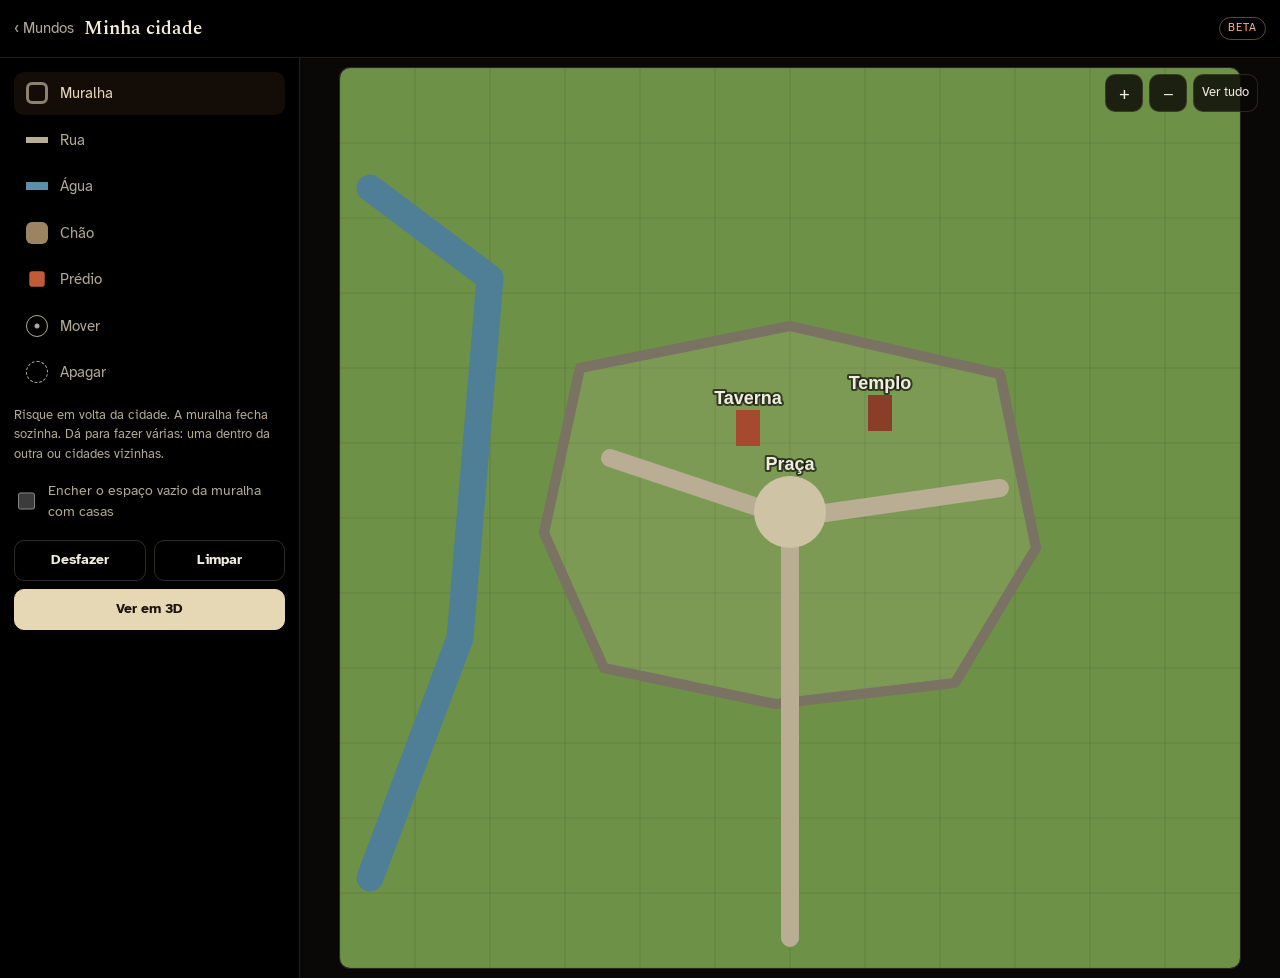
<file: site/cidade-beta.html>
<!doctype html>
<html lang="pt-BR">
<head>
<meta charset="utf-8">
<meta name="viewport" content="width=device-width,initial-scale=1,viewport-fit=cover">
<meta name="theme-color" content="#0b0b0d">
<meta name="sm-versao" content="20261113m">
<link rel="icon" href="data:,">
<title>Desenhar cidade · Mundo de UDA</title>
<link rel="stylesheet" href="https://fonts.googleapis.com/css2?family=Spectral:wght@600&family=Atkinson+Hyperlegible:wght@400;700&display=swap">
<link rel="stylesheet" href="js/base.css?v=20261113m">
<style>
/* Cidade desenhada à mão (BETA, 13/11/2026). Escolhe o pincel e risca; "Ver em 3D" abre cidade.html?desenho=1.
   O desenho fica só neste aparelho (localStorage "sm-cidade-beta"); ainda não vai para o banco. */
html,body{height:100%}
body{display:flex;flex-direction:column;overflow:hidden;background:#000}
.cab{display:flex;align-items:center;gap:10px;padding:max(10px,env(safe-area-inset-top,0px)) max(14px,env(safe-area-inset-right,0px)) 10px max(14px,env(safe-area-inset-left,0px));border-bottom:1px solid var(--line)}
.cab input{flex:1;min-width:0;background:transparent;border:0;color:var(--titulo);font:600 19px var(--f-disp);padding:4px 0}
.beta{font-size:11px;letter-spacing:.08em;text-transform:uppercase;color:var(--brasa);border:1px solid rgba(255,176,112,.4);border-radius:99px;padding:2px 8px}
.zoom{position:absolute;right:16px;top:16px;z-index:2;display:flex;gap:6px;align-items:center}.zoom button{all:unset;cursor:pointer;min-width:38px;height:38px;padding:0 8px;box-sizing:border-box;display:grid;place-items:center;border-radius:10px;background:rgba(10,8,6,.82);border:1px solid var(--line);color:var(--ink);font-size:18px}.zoom #z-tudo{font-size:13px}.zoom span{font-size:12px;color:var(--ink);text-shadow:0 1px 2px #000}
.quadro{position:relative;flex:1;min-height:0;display:grid;place-items:center;padding:10px;background:#0a0806}
canvas{touch-action:none;border-radius:10px;box-shadow:0 0 0 1px var(--line);max-width:100%;max-height:100%;aspect-ratio:1}
.dica{font-size:13px;color:var(--mute);text-align:center;padding:6px 14px 0;min-height:24px}
.tipos{display:flex;gap:6px;overflow-x:auto;padding:8px max(14px,env(safe-area-inset-left,0px)) 0}
.tipos button{all:unset;cursor:pointer;flex:none;border:1px solid var(--line);border-radius:99px;padding:6px 12px;font-size:13px;color:var(--mute)}
.tipos button[aria-pressed=true]{background:var(--perg);color:#1a1510;border-color:var(--perg);font-weight:700}
.ferr{display:grid;grid-template-columns:repeat(7,1fr);padding:8px 4px 4px}
.ferr button{all:unset;cursor:pointer;display:grid;justify-items:center;gap:3px;padding:6px 2px;font-size:12px;color:var(--mute);border-radius:10px}
.ferr button[aria-pressed=true]{color:var(--perg);background:var(--card)}
.ferr i{width:22px;height:22px;border-radius:6px;display:block}
.giro{position:absolute;left:16px;bottom:16px;z-index:2;display:flex;gap:6px;align-items:center;padding:6px 8px;border-radius:12px;background:rgba(10,8,6,.85);border:1px solid var(--line);color:var(--ink);font-size:13px}.giro .bt{padding:7px 9px;font-size:13px}   /* flutua sobre o desenho: não empurra o quadro no meio do arrasto */
.chave{display:flex;gap:10px;align-items:center;padding:4px max(14px,env(safe-area-inset-left,0px));font-size:14px;color:var(--mute)}.chave input{width:20px;height:20px;accent-color:#e6d8b5}
.acoes{display:grid;grid-template-columns:1fr 1fr 1.6fr;gap:8px;padding:6px max(14px,env(safe-area-inset-right,0px)) max(12px,env(safe-area-inset-bottom,0px)) max(14px,env(safe-area-inset-left,0px))}
.acoes .bt{padding:11px 6px;font-size:14px}
button:focus-visible{outline:2px solid var(--brasa)}
@media (min-width:900px){body{flex-direction:row;flex-wrap:wrap}.cab{width:100%}.quadro{order:2}.painel{order:1;width:300px;border-right:1px solid var(--line);display:flex;flex-direction:column;justify-content:flex-start;padding-top:14px}.ferr{grid-template-columns:1fr;gap:4px;padding:0 14px}.ferr button{grid-template-columns:22px 1fr;justify-items:start;align-items:center;gap:12px;padding:10px 12px;font-size:15px}.tipos{flex-wrap:wrap;padding:10px 14px}.acoes{grid-template-columns:1fr 1fr;padding:14px}.acoes .pri{grid-column:1/-1}.dica{text-align:left;padding:12px 14px}}
</style>
<script>/* confere a versão como o resto do site (comum.js não entra nesta página): página velha no iPhone recarrega uma vez */
(async () => { const m = document.querySelector('meta[name="sm-versao"]'); if (!m) return; try { const r = await fetch("versao.json?t=" + Date.now(), { cache: "no-store" }); const v = (await r.json()).v; if (!v || v === m.content) return; const k = "sm-recarregou-" + location.pathname + v; if (sessionStorage.getItem(k)) return; sessionStorage.setItem(k, "1"); const u = new URL(location.href); u.searchParams.set("v", v); location.replace(u.href) } catch (e) { } })();
addEventListener("visibilitychange", () => { if (!document.hidden) fetch("versao.json?t=" + Date.now(), { cache: "no-store" }).then(r => r.json()).then(j => { const m = document.querySelector('meta[name="sm-versao"]'); if (m && j.v && j.v !== m.content) { const u = new URL(location.href); u.searchParams.set("v", j.v); location.replace(u.href) } }).catch(() => { }) });</script>
</head>
<body>
<div class="cab">
  <a class="lnk" href="index.html?aba=mundos">‹ Mundos</a>
  <input id="nome" maxlength="40" value="Minha cidade" aria-label="Nome da cidade">
  <span class="beta">beta</span>
</div>
<div class="painel">
  <div class="ferr" role="group" aria-label="Pincel">
    <button type="button" data-f="muralha" aria-pressed="true"><i style="border:3px solid #8a8170"></i>Muralha</button>
    <button type="button" data-f="rua" aria-pressed="false"><i style="background:linear-gradient(transparent 38%,#b9ad94 38% 62%,transparent 62%)"></i>Rua</button>
    <button type="button" data-f="agua" aria-pressed="false"><i style="background:linear-gradient(transparent 30%,#5f8fa8 30% 70%,transparent 70%)"></i>Água</button>
    <button type="button" data-f="chao" aria-pressed="false"><i style="background:#9c8463;border-radius:6px"></i>Chão</button>
    <button type="button" data-f="predio" aria-pressed="false"><i style="background:#c05c35;border-radius:4px;transform:scale(.7)"></i>Prédio</button>
    <button type="button" data-f="mover" aria-pressed="false"><i style="border:1.6px solid var(--mute);border-radius:50%;background:radial-gradient(circle,var(--mute) 0 2px,transparent 3px)"></i>Mover</button>
    <button type="button" data-f="apagar" aria-pressed="false"><i style="border:1.6px dashed var(--mute);border-radius:50%"></i>Apagar</button>
  </div>
  <div class="tipos" id="tipos-chao" hidden role="group" aria-label="Tipo de chão">
    <button type="button" data-c="grama" aria-pressed="false">Grama</button>
    <button type="button" data-c="terra" aria-pressed="true">Terra</button>
    <button type="button" data-c="pedra" aria-pressed="false">Pedra</button>
  </div>
  <div class="tipos" id="tipos" hidden role="group" aria-label="Tipo de prédio">
    <button type="button" data-t="casa" aria-pressed="true">Casa</button>
    <button type="button" data-t="taverna" aria-pressed="false">Taverna</button>
    <button type="button" data-t="templo" aria-pressed="false">Templo</button>
    <button type="button" data-t="torre" aria-pressed="false">Torre</button>
    <button type="button" data-t="praca" aria-pressed="false">Praça</button>
  </div>
  <p class="dica" id="dica"></p>
  <label class="chave"><input type="checkbox" id="encher"><span>Encher o espaço vazio da muralha com casas</span></label>
  <div class="acoes">
    <button class="bt sec" id="bt-desfazer" type="button">Desfazer</button>
    <button class="bt sec" id="bt-limpar" type="button">Limpar</button>
    <button class="bt pri" id="bt-3d" type="button">Ver em 3D</button>
  </div>
</div>
<div class="quadro"><div class="giro" id="giro" hidden role="group" aria-label="Girar o prédio"><span>Girar:</span><button type="button" class="bt sec" id="g-esq">↺ 15°</button><button type="button" class="bt sec" id="g-dir">↻ 15°</button><button type="button" class="bt sec" id="g-90">90°</button></div><div class="zoom" role="group" aria-label="Zoom"><button type="button" id="z-mais" aria-label="Aproximar">+</button><button type="button" id="z-menos" aria-label="Afastar">−</button><button type="button" id="z-tudo">Ver tudo</button><span id="zoom-n"></span></div><canvas id="cv" width="900" height="900" aria-label="Planta da cidade: desenhe com o dedo ou o mouse"></canvas></div>

<script>
const $ = s => document.querySelector(s), cv = $("#cv"), x = cv.getContext("2d"), MEIA = 300, CHAVE = "sm-cidade-beta";
const DICAS = { muralha: "Risque em volta da cidade. A muralha fecha sozinha. Dá para fazer várias: uma dentro da outra ou cidades vizinhas.", rua: "Risque as ruas. Onde a rua cruza a muralha nasce um portão; sem rua, o portão fica ao sul.", agua: "Risque um rio. Para um lago, risque em volta e volte ao começo. Rua por cima da água vira ponte.", predio: "Escolha o tipo e toque onde ele fica.", chao: "Risque em volta da área. Ela vira chão, mesmo em cima da água: boa para ilha no lago.", apagar: "Toque numa rua, rio, prédio, muralha ou chão para apagar.", mover: "Arraste algo que já está no desenho para mudá-lo de lugar. Toque num prédio para girar. Arrastando o vazio, você anda pelo desenho." };
let F = "muralha", TIPO = "casa", TCHAO = "terra", D = ler(), HIST = [], traco = null, LIMPAR = 0;
function ler() { try { const d = JSON.parse(localStorage.getItem(CHAVE)); if (d && typeof d === "object") return { nome: d.nome || "Minha cidade", encher: !!d.encher, chao: d.chao || [], muralhas: d.muralhas || (d.muralha ? [d.muralha] : []), ruas: d.ruas || [], agua: d.agua || [], predios: d.predios || [] } } catch (e) { } return exemplo() }
/* primeira vez: um exemplo pronto, para ver como funciona */
function exemplo() { return { nome: "Minha cidade", encher: false, chao: [], muralhas: [[[-70, -50], [0, -64], [70, -48], [82, 10], [55, 55], [-5, 62], [-62, 50], [-82, 5]]], ruas: [[[0, 140], [0, 0], [-60, -20]], [[0, 0], [70, -10]]], agua: [[[-140, -110], [-100, -80], [-110, 40], [-140, 120]]], predios: [{ x: 0, z: -2, t: "praca" }, { x: -14, z: -30, t: "taverna" }, { x: 30, z: -35, t: "templo" }] } }
function gravar() { D.nome = $("#nome").value.trim() || "Minha cidade"; try { localStorage.setItem(CHAVE, JSON.stringify(D)) } catch (e) { } }
function guardarHist() { HIST.push(JSON.stringify(D)); if (HIST.length > 60) HIST.shift() }
$("#nome").value = D.nome; $("#nome").oninput = gravar;
$("#encher").checked = !!D.encher; $("#encher").onchange = e => { D.encher = e.target.checked; gravar() };

/* metros ⇄ tela, com zoom (13/11): V.z = aproximação (1 = cidade inteira, até 8), V.x/V.y = ponto do mapa no meio da tela */
const V = { z: 2, x: 0, y: 0 };   // abre mostrando 300 m, como antes; afastando (até 1×) aparecem os 600 m
const k = () => cv.width / (2 * MEIA) * V.z, aTela = p => [(p[0] - V.x) * k() + cv.width / 2, (p[1] - V.y) * k() + cv.height / 2];
const pxCanvas = e => { const r = cv.getBoundingClientRect(); return [(e.clientX - r.left) / r.width * cv.width, (e.clientY - r.top) / r.height * cv.height] };
const deCanvas = q => [Math.round(((q[0] - cv.width / 2) / k() + V.x) * 10) / 10, Math.round(((q[1] - cv.height / 2) / k() + V.y) * 10) / 10];
const aMundo = e => deCanvas(pxCanvas(e));
function prender() { const meia = MEIA - MEIA / V.z; V.z = Math.max(1, Math.min(8, V.z)); V.x = Math.max(-meia, Math.min(meia, V.x)); V.y = Math.max(-meia, Math.min(meia, V.y)) }
/* aproxima mantendo parado o ponto q (em pixels do canvas) */
function zoomEm(q, fator) { const antes = deCanvas(q); V.z *= fator; prender(); const depois = deCanvas(q); V.x += antes[0] - depois[0]; V.y += antes[1] - depois[1]; prender(); desenhar(); const q2 = V.z / 2; $("#zoom-n").textContent = Math.abs(q2 - 1) < .05 ? "" : q2.toFixed(1).replace(".", ",") + "×" }
/* risco à mão vira poucos pontos (Douglas-Peucker); com zoom a tolerância diminui e o traço fica mais fiel */
function simplificar(P, tol) { if (P.length < 3) return P; const a = P[0], b = P[P.length - 1]; let im = 0, dm = 0; for (let i = 1; i < P.length - 1; i++) { const d = dSeg(P[i], a, b); if (d > dm) { dm = d; im = i } } return dm > tol ? simplificar(P.slice(0, im + 1), tol).slice(0, -1).concat(simplificar(P.slice(im), tol)) : [a, b] }
function dSeg(p, a, b) { const dx = b[0] - a[0], dz = b[1] - a[1], L2 = dx * dx + dz * dz || 1, t = Math.max(0, Math.min(1, ((p[0] - a[0]) * dx + (p[1] - a[1]) * dz) / L2)); return Math.hypot(p[0] - a[0] - t * dx, p[1] - a[1] - t * dz) }
const lago = l => l.length >= 3 && Math.hypot(l[0][0] - l[l.length - 1][0], l[0][1] - l[l.length - 1][1]) < 15;   // risco de água que volta ao começo = lago (a cidade 3D usa a mesma regra)
const dentro = (p, P) => { let d = false; for (let i = 0, j = P.length - 1; i < P.length; j = i++) { const [xi, zi] = P[i], [xj, zj] = P[j]; if ((zi > p[1]) !== (zj > p[1]) && p[0] < (xj - xi) * (p[1] - zi) / (zj - zi) + xi) d = !d } return d };
const dLinha = (p, l) => { let d = 1e9; for (let i = 1; i < l.length; i++) d = Math.min(d, dSeg(p, l[i - 1], l[i])); return d };

function desenhar() {
  const K = k(); x.fillStyle = "#6e9148"; x.fillRect(0, 0, cv.width, cv.height);
  /* grade de 25 m; com bastante zoom ganha linhas de 5 m */
  const grade = (passo, cor) => { x.strokeStyle = cor; x.lineWidth = 1; x.beginPath(); for (let m = -MEIA; m <= MEIA; m += passo) { const [t] = aTela([m, 0]), [, u] = aTela([0, m]); x.moveTo(t, 0); x.lineTo(t, cv.height); x.moveTo(0, u); x.lineTo(cv.width, u) } x.stroke() };
  if (V.z >= 3) grade(5, "rgba(0,0,0,.05)"); grade(25, "rgba(0,0,0,.1)");
  const linha = (l, cor, larg, fechar) => { if (!l || l.length < 2) return; x.strokeStyle = cor; x.lineWidth = larg * K; x.lineCap = x.lineJoin = "round"; x.beginPath(); l.forEach((p, i) => { const [a, b] = aTela(p); i ? x.lineTo(a, b) : x.moveTo(a, b) }); if (fechar) x.closePath(); x.stroke() };
  D.agua.forEach(l => { if (lago(l)) { x.fillStyle = "#4f7f96"; x.beginPath(); l.forEach((p, i) => { const [a, b] = aTela(p); i ? x.lineTo(a, b) : x.moveTo(a, b) }); x.closePath(); x.fill() } else linha(l, "#4f7f96", 9) });
  const CORC = { grama: "#7ea356", terra: "#9c8463", pedra: "#aaa18c" };
  D.chao.forEach(c => { x.fillStyle = CORC[c.t] || CORC.terra; x.beginPath(); c.p.forEach((p, i) => { const [a, b] = aTela(p); i ? x.lineTo(a, b) : x.moveTo(a, b) }); x.closePath(); x.fill(); x.strokeStyle = "rgba(0,0,0,.18)"; x.lineWidth = 1.5; x.stroke() });
  D.muralhas.forEach(m => { x.fillStyle = "rgba(230,216,181,.12)"; x.beginPath(); m.forEach((p, i) => { const [a, b] = aTela(p); i ? x.lineTo(a, b) : x.moveTo(a, b) }); x.closePath(); x.fill(); linha(m, "#7a7262", 3.4, true) });
  D.ruas.forEach(l => linha(l, "#b9ad94", 6));
  const COR = { casa: "#b5512f", taverna: "#a5492f", templo: "#8a3d28", torre: "#6e3424", praca: "#cfc3a6" }, TAM = { casa: [6, 10], taverna: [8, 12], templo: [8, 12], torre: [4, 4], praca: [24, 24] }, NOME = { casa: "Casa", taverna: "Taverna", templo: "Templo", torre: "Torre", praca: "Praça" };
  D.predios.forEach(p => { const [a, b] = aTela([p.x, p.z]), [w, h] = (TAM[p.t] || TAM.casa).map(v => v * K); x.fillStyle = COR[p.t] || COR.casa; if (p.t === "praca") { x.beginPath(); x.arc(a, b, w / 2, 0, 6.29); x.fill() } else { x.save(); x.translate(a, b); x.rotate((p.r || 0) * Math.PI / 180); x.fillRect(-w / 2, -h / 2, w, h); if (SEL === p) { x.strokeStyle = "#ffb070"; x.lineWidth = 3; x.strokeRect(-w / 2 - 3, -h / 2 - 3, w + 6, h + 6) } x.restore() }
    if (SEL === p && p.t === "praca") { x.strokeStyle = "#ffb070"; x.lineWidth = 3; x.beginPath(); x.arc(a, b, w / 2 + 3, 0, 6.29); x.stroke() }
    x.font = "600 " + Math.round(Math.max(18, Math.min(30, 4 * K))) + "px 'Atkinson Hyperlegible',sans-serif"; x.textAlign = "center"; x.lineWidth = 4; x.strokeStyle = "rgba(0,0,0,.6)"; x.strokeText(NOME[p.t], a, b - h / 2 - 6); x.fillStyle = "#f1ebe0"; x.fillText(NOME[p.t], a, b - h / 2 - 6) });
  if (traco) linha(traco.p, F === "agua" ? "#5f8fa8" : F === "rua" ? "#b9ad94" : F === "chao" ? "#c9b48e" : "#7a7262", F === "agua" ? 9 : F === "rua" ? 6 : F === "chao" ? 1.5 : 3.4);
}

/* dedos na tela: 1 dedo desenha (ou arrasta, com Mover); 2 dedos aproximam e arrastam, e cancelam o risco que tinha começado */
const DEDOS = new Map(); let pinca = null, arrasto = null, levando = null, SEL = null;
/* o que está embaixo do dedo (prédio primeiro, depois rua, água e muralha); devolve como mover */
function pegar(p) {
  const tol = Math.max(2, 9 / V.z), arrastaLinha = l => (dx, dz) => l.forEach(q => { q[0] = Math.round((q[0] + dx) * 10) / 10; q[1] = Math.round((q[1] + dz) * 10) / 10 });
  let melhor = null, dm = tol;
  D.predios.forEach(q => { const d = Math.hypot(q.x - p[0], q.z - p[1]) - (q.t === "praca" ? 10 : 3); if (d < dm) { dm = d; melhor = { predio: q, mover: (dx, dz) => { q.x = Math.round((q.x + dx) * 10) / 10; q.z = Math.round((q.z + dz) * 10) / 10 } } } });
  if (melhor) return melhor;
  [...D.ruas, ...D.agua].forEach(l => { const d = dLinha(p, l); if (d < dm) { dm = d; melhor = { mover: arrastaLinha(l) } } });
  D.muralhas.forEach(m => { const d = dLinha(p, [...m, m[0]]); if (d < dm) { dm = d; melhor = { mover: arrastaLinha(m) } } });
  if (!melhor) for (let i = D.chao.length - 1; i >= 0; i--) if (dentro(p, D.chao[i].p)) return { mover: arrastaLinha(D.chao[i].p) };
  return melhor;
}
function mostrarGiro() { $("#giro").hidden = !SEL || SEL.t === "praca" || F !== "mover" }
function girar(g) { if (!SEL) return; guardarHist(); SEL.r = (((SEL.r || 0) + g) % 360 + 360) % 360; gravar(); desenhar() }
cv.addEventListener("pointerdown", e => { cv.setPointerCapture(e.pointerId); DEDOS.set(e.pointerId, pxCanvas(e));
  if (DEDOS.size === 2) { traco = null; const [a, b] = [...DEDOS.values()]; pinca = { d: Math.hypot(a[0] - b[0], a[1] - b[1]), m: [(a[0] + b[0]) / 2, (a[1] + b[1]) / 2] }; desenhar(); return }
  if (DEDOS.size > 2) return;
  const p = aMundo(e);
  if (F === "mover") { const alvo = pegar(p); SEL = alvo && alvo.predio || null; mostrarGiro(); if (alvo) { guardarHist(); levando = { alvo, ult: p } } else arrasto = pxCanvas(e); desenhar(); return }
  if (F === "predio") { guardarHist(); D.predios.push({ x: p[0], z: p[1], t: TIPO }); gravar(); desenhar(); return }
  if (F === "apagar") { apagarPerto(p); return }
  traco = { id: e.pointerId, p: [p] }; desenhar() });
cv.addEventListener("pointermove", e => { if (!DEDOS.has(e.pointerId)) return; DEDOS.set(e.pointerId, pxCanvas(e));
  if (pinca && DEDOS.size === 2) { const [a, b] = [...DEDOS.values()], d = Math.hypot(a[0] - b[0], a[1] - b[1]), m = [(a[0] + b[0]) / 2, (a[1] + b[1]) / 2];
    V.x -= (m[0] - pinca.m[0]) / k(); V.y -= (m[1] - pinca.m[1]) / k(); prender(); zoomEm(m, d / (pinca.d || d)); pinca = { d, m }; return }
  if (levando) { const p = aMundo(e), dx = p[0] - levando.ult[0], dz = p[1] - levando.ult[1]; levando.ult = p; levando.alvo.mover(dx, dz); desenhar(); return }
  if (arrasto) { const q = pxCanvas(e); V.x -= (q[0] - arrasto[0]) / k(); V.y -= (q[1] - arrasto[1]) / k(); arrasto = q; prender(); desenhar(); return }
  if (!traco || e.pointerId !== traco.id) return; const p = aMundo(e), u = traco.p[traco.p.length - 1]; if (Math.hypot(p[0] - u[0], p[1] - u[1]) > 1.5 / V.z) { traco.p.push(p); desenhar() } });
const soltar = e => { DEDOS.delete(e.pointerId); if (DEDOS.size < 2) pinca = null; if (!DEDOS.size) { arrasto = null; if (levando) { levando = null; gravar() } }
  if (!traco || e.pointerId !== traco.id) return; let P = simplificar(traco.p, Math.max(.4, 2.5 / V.z)); traco = null;
  const comp = P.reduce((s, q, i) => i ? s + Math.hypot(q[0] - P[i - 1][0], q[1] - P[i - 1][1]) : 0, 0);
  if (P.length >= 2 && comp > 2) { guardarHist();
    if (F === "muralha") { if (Math.hypot(P[0][0] - P[P.length - 1][0], P[0][1] - P[P.length - 1][1]) < Math.max(4, 12 / V.z)) P.pop(); if (P.length >= 3) D.muralhas.push(P); else HIST.pop() }
    else if (F === "chao") { if (Math.hypot(P[0][0] - P[P.length - 1][0], P[0][1] - P[P.length - 1][1]) < Math.max(4, 12 / V.z)) P.pop(); if (P.length >= 3) D.chao.push({ p: P, t: TCHAO }); else HIST.pop() }
    else (F === "rua" ? D.ruas : D.agua).push(P); gravar() }
  desenhar() };
cv.addEventListener("pointerup", soltar); cv.addEventListener("pointercancel", soltar);
/* computador: rodinha do mouse aproxima onde o mouse está */
cv.addEventListener("wheel", e => { e.preventDefault(); zoomEm(pxCanvas(e), e.deltaY < 0 ? 1.2 : 1 / 1.2) }, { passive: false });
document.querySelectorAll("#tipos-chao [data-c]").forEach(b => b.onclick = () => { TCHAO = b.dataset.c; document.querySelectorAll("#tipos-chao [data-c]").forEach(c => c.setAttribute("aria-pressed", String(c === b))) });
$("#g-esq").onclick = () => girar(-15); $("#g-dir").onclick = () => girar(15); $("#g-90").onclick = () => girar(90);
$("#z-mais").onclick = () => zoomEm([cv.width / 2, cv.height / 2], 1.5);
$("#z-menos").onclick = () => zoomEm([cv.width / 2, cv.height / 2], 1 / 1.5);
$("#z-tudo").onclick = () => { V.z = 1; V.x = V.y = 0; zoomEm([cv.width / 2, cv.height / 2], 1) };
function apagarPerto(p) {
  let melhor = null, dm = Math.max(2, 10 / V.z);
  D.predios.forEach((q, i) => { const d = Math.hypot(q.x - p[0], q.z - p[1]); if (d < dm) { dm = d; melhor = () => D.predios.splice(i, 1) } });
  D.ruas.forEach((l, i) => { const d = dLinha(p, l); if (d < dm) { dm = d; melhor = () => D.ruas.splice(i, 1) } });
  D.agua.forEach((l, i) => { const d = dLinha(p, l); if (d < dm) { dm = d; melhor = () => D.agua.splice(i, 1) } });
  D.muralhas.forEach((m, i) => { const d = dLinha(p, [...m, m[0]]); if (d < dm) { dm = d; melhor = () => D.muralhas.splice(i, 1) } });
  if (!melhor) for (let i = D.chao.length - 1; i >= 0; i--) if (dentro(p, D.chao[i].p)) { melhor = () => D.chao.splice(i, 1); break }
  if (melhor) { guardarHist(); melhor(); gravar(); desenhar() }
}

document.querySelectorAll(".ferr [data-f]").forEach(b => b.onclick = () => { F = b.dataset.f; document.querySelectorAll(".ferr [data-f]").forEach(c => c.setAttribute("aria-pressed", String(c === b))); $("#tipos").hidden = F !== "predio"; $("#tipos-chao").hidden = F !== "chao"; SEL = null; mostrarGiro(); desenhar(); $("#dica").textContent = DICAS[F] });
document.querySelectorAll("#tipos [data-t]").forEach(b => b.onclick = () => { TIPO = b.dataset.t; document.querySelectorAll("#tipos [data-t]").forEach(c => c.setAttribute("aria-pressed", String(c === b))) });
$("#bt-desfazer").onclick = () => { const h = HIST.pop(); if (h) { D = JSON.parse(h); SEL = null; mostrarGiro(); gravar(); desenhar() } };
$("#bt-limpar").onclick = e => { const b = e.currentTarget; if (!LIMPAR) { LIMPAR = 1; b.textContent = "Toque de novo"; setTimeout(() => { LIMPAR = 0; b.textContent = "Limpar" }, 2500); return }
  LIMPAR = 0; b.textContent = "Limpar"; guardarHist(); D = { nome: D.nome, encher: D.encher, chao: [], muralhas: [], ruas: [], agua: [], predios: [] }; SEL = null; mostrarGiro(); gravar(); desenhar() };
$("#bt-3d").onclick = () => { gravar(); location.href = "cidade.html?desenho=1&v=" + encodeURIComponent((document.querySelector('meta[name="sm-versao"]') || {}).content || "") + "&nome=" + encodeURIComponent(D.nome) };
$("#dica").textContent = DICAS[F]; gravar(); desenhar();
</script>
</body>
</html>
</file>
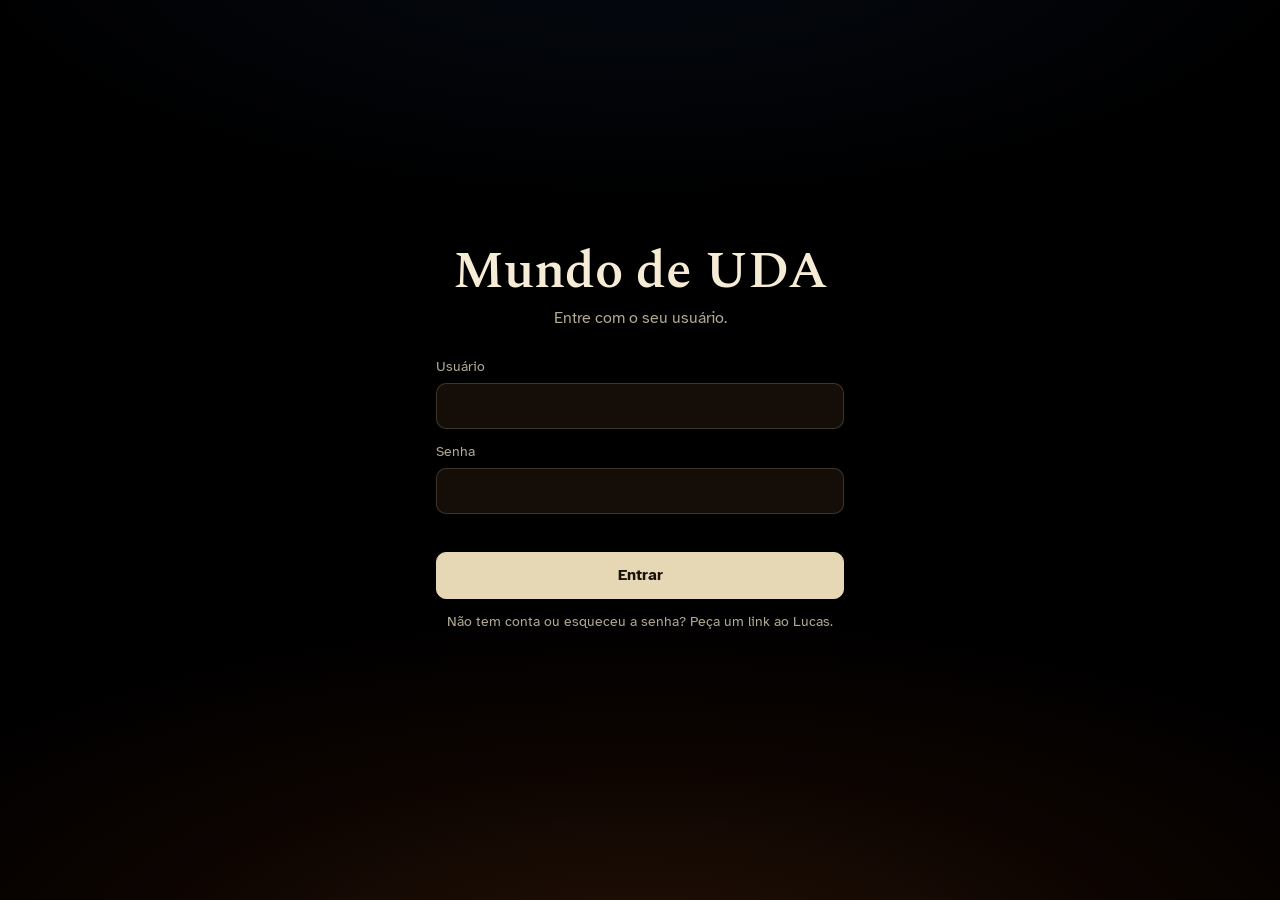
<file: site/daibo.html>
<!doctype html><html lang="pt-BR"><head><meta charset="utf-8"><meta name="theme-color" content="#13171f"><link rel="icon" href="data:,"><meta name=viewport content="width=device-width,initial-scale=1,viewport-fit=cover"><style>:root{color-scheme:light;box-sizing:border-box;padding-top:env(safe-area-inset-top,0px);padding-bottom:env(safe-area-inset-bottom,0px)}html{scroll-padding-top:env(safe-area-inset-top,0px)}body{margin:0;padding:0;font:14px -apple-system,BlinkMacSystemFont,sans-serif;background:#fff;color:#000}img{max-width:100%}[hidden]:not([hidden=until-found i]){display:none!important}*,*::before,*::after{box-sizing:border-box}</style></head><body>
<title>Ficha do Daibo</title>
<link rel="preconnect" href="https://fonts.googleapis.com">
<link rel="stylesheet" href="https://fonts.googleapis.com/css2?family=Cormorant+SC:wght@500;600&family=Cormorant+Garamond:ital,wght@0,500;0,600;0,700;1,500&family=Marcellus&display=swap">
<style>
/* Layout: ficha de mesa em abas (Ficha | Combate | Background), vida presa no topo. Visual único escuro tirado da foto do Daibo: Ficha e Combate em azul-noite e prata com a estrela do broche (opção H); Background com a foto de capa sumindo na névoa de tempestade (opção E). */
:root{
  --p-bg:#13171f; --p-ink:#e6e8ec; --p-red:#c3c9d2; --p-line:#2f3746; --p-card:#1b212b; --p-paper:#161b23; --p-bar:#2a3140;
  --verde:#57c99a; --alerta:#e08a7e; --p-mute:#9ea7b5;
  --f-disp:"Cormorant SC",Georgia,serif; --f-body:"Cormorant Garamond",Georgia,serif;
  color-scheme:dark;
}
html,body{height:100%}
body{background:var(--p-bg);color:var(--p-ink);font-family:var(--f-body);font-size:16px;line-height:1.45}
.app{max-width:760px;margin:0 auto;min-height:100%;position:relative;padding-bottom:96px}
button{font:inherit;cursor:pointer;color:inherit}
button:focus-visible,input:focus-visible,textarea:focus-visible{outline:2px solid var(--p-red);outline-offset:2px}

.abas{position:sticky;top:env(safe-area-inset-top,0px);z-index:5;display:flex;background:var(--p-bg);border-bottom:2px double var(--p-line);padding-inline:8px}
.abas button{flex:1;background:none;border:0;padding:12px 4px 9px;font-family:var(--f-disp);font-size:19px;opacity:.55;border-bottom:3px solid transparent}
.abas button.on{opacity:1;border-bottom-color:var(--p-red)}
.vida-fixa{position:sticky;top:calc(env(safe-area-inset-top,0px) + 50px);z-index:4;background:var(--p-bg);padding:6px 16px 4px}
.vida{padding:10px 12px;border:2px solid var(--p-red);border-radius:6px;background:var(--p-card);display:grid;grid-template-columns:auto 1fr;gap:6px 12px;align-items:center}
.vida .num{font-family:var(--f-disp);font-size:28px;line-height:1;font-variant-numeric:tabular-nums;white-space:nowrap}
.vida .num small{font-size:15px}
.vida .num.baixa{color:var(--p-red)}
.ctrl{display:flex;gap:6px;min-width:0}
.ctrl input{flex:1;min-width:0;width:60px;border:1px solid var(--p-line);border-radius:4px;padding:7px 8px;background:var(--p-paper);color:var(--p-ink);font:inherit}
.ctrl button{border:1px solid var(--p-ink);background:var(--p-ink);color:var(--p-bg);border-radius:4px;padding:7px 12px}
.ctrl button.cura{background:transparent;color:var(--p-ink)}
.barra{grid-column:1/-1;height:9px;background:var(--p-bar);border-radius:5px;overflow:hidden}
.barra i{display:block;height:100%;background:var(--p-red);transition:width .2s}
.salvo{grid-column:1/-1;font-size:12px;font-style:italic;opacity:.65;margin-top:-2px}

.cab{padding:16px 16px 8px;text-align:center}
.nome{font-family:var(--f-disp);font-size:32px;line-height:1}
.cls{font-style:italic;font-size:15px}
.stats{display:grid;grid-template-columns:repeat(4,1fr);gap:6px;padding:8px 16px}
.stats div{text-align:center;border:1px solid var(--p-line);border-radius:4px;padding:5px 0;background:var(--p-card)}
.stats b{display:block;font-size:21px;font-variant-numeric:tabular-nums;line-height:1.2}
.stats small{font-size:10px;letter-spacing:.08em;text-transform:uppercase}
h3{font-family:var(--f-disp);font-weight:400;font-size:20px;margin:16px 16px 4px;border-bottom:1px solid var(--p-line);display:flex;justify-content:space-between;align-items:baseline;gap:8px}
h3 small{font-family:var(--f-body);font-size:13px;font-style:italic;white-space:nowrap}
.sub{font-style:italic;font-size:14px;margin:8px 16px 0;opacity:.8;display:flex;justify-content:space-between;align-items:center}
ul{list-style:none;margin:0;padding:0 16px}
li button{width:100%;text-align:left;background:none;border:0;border-bottom:1px dotted var(--p-line);padding:8px 0;display:flex;justify-content:space-between;gap:8px;align-items:baseline}
li em{font-size:14px;opacity:.75;white-space:nowrap}
.tag{font-size:11px;font-style:normal;border:1px solid var(--p-red);color:var(--p-red);border-radius:3px;padding:0 4px;margin-left:6px;white-space:nowrap}
.rec{padding:0 16px;display:grid;gap:8px}
.rec>div{display:flex;justify-content:space-between;align-items:center;gap:8px}
.rec .d{font-size:13px;font-style:italic;opacity:.75;display:block}
.pips{display:flex;flex:0 0 auto}
.pip{width:22px;height:22px;border:1.5px solid var(--p-ink);border-radius:50%;background:var(--p-ink);margin-left:6px;padding:0}
.pip.gasto{background:transparent}
.descansos{display:flex;gap:8px;padding:12px 16px 0}
.descansos button{flex:1;border:1px dashed var(--p-ink);background:transparent;border-radius:4px;padding:8px 4px;font-size:15px}
.descansos button.conf{background:var(--p-red);color:var(--p-paper);border-style:solid;border-color:var(--p-red)}
.nota{font-size:13px;font-style:italic;opacity:.75;padding:4px 16px 0}

.attrs{display:grid;grid-template-columns:repeat(3,1fr);gap:6px;padding:4px 16px}
.attr{border:1px solid var(--p-line);border-radius:6px;background:var(--p-card);text-align:center;padding:6px 2px}
.attr small{display:block;font-size:11px;letter-spacing:.08em;text-transform:uppercase}
.attr b{display:block;font-family:var(--f-disp);font-size:26px;font-weight:400;line-height:1.1}
.attr .v{font-size:13px}
.attr .sv{display:block;font-size:13px;border-top:1px dotted var(--p-line);margin-top:4px;padding-top:2px}
.attr .sv.prof{color:var(--p-red);font-weight:700}
.pericias{columns:2;column-gap:16px;padding:2px 16px;font-size:15px}
.pericias div{display:flex;justify-content:space-between;break-inside:avoid;border-bottom:1px dotted var(--p-line);padding:3px 0}
.pericias span:last-child{font-variant-numeric:tabular-nums}
.prosa{padding:2px 16px;font-size:15px}
.prosa p{margin:5px 0}

.duvida-btn{position:fixed;bottom:calc(14px + env(safe-area-inset-bottom,0px));left:50%;transform:translateX(-50%);width:min(728px,calc(100% - 32px));background:var(--p-red);color:var(--p-paper);border:0;border-radius:26px;padding:12px;font-family:var(--f-disp);font-size:19px;z-index:6;box-shadow:0 4px 14px rgba(60,20,10,.28)}

.veu{position:fixed;inset:0;background:rgba(40,25,10,.35);z-index:7;opacity:0;pointer-events:none;transition:opacity .2s}
.veu.on{opacity:1;pointer-events:auto}
.sheet{position:fixed;left:50%;bottom:0;width:min(760px,100%);transform:translate(-50%,105%);max-height:85%;overflow-y:auto;z-index:8;background:var(--p-card);border-top:3px double var(--p-red);border-radius:10px 10px 0 0;padding:16px 18px calc(24px + env(safe-area-inset-bottom,0px));transition:transform .25s ease}
.sheet.on{transform:translate(-50%,0)}
.sheet .fechar{float:right;border:0;background:none;font-size:28px;line-height:1;padding:0 6px}
.sheet h4{margin:0 0 2px;font-family:var(--f-disp);font-weight:400;font-size:26px;padding-right:30px}
.sheet .tipo{font-style:italic;font-size:15px}
.meta{display:grid;grid-template-columns:auto 1fr;gap:3px 12px;font-size:15px;margin:10px 0;padding:8px 10px;border:1px solid var(--p-line);border-radius:4px;background:var(--p-bg)}
.meta b{white-space:nowrap}
.oficial p{margin:0 0 8px;font-size:16px}
.ficha-nota{font-size:14px;padding:8px 10px;border-left:3px solid var(--p-ink);background:var(--p-bg);margin:6px 0 10px}
.fonte{font-size:13px;opacity:.7;margin-top:4px}
.perguntar{margin-top:12px;border:1px solid var(--p-red);background:transparent;color:var(--p-red);border-radius:20px;padding:7px 14px;font-size:15px}
.chat{display:grid;gap:10px;margin:10px 0}
.msg{white-space:pre-wrap;font-size:16px;padding:8px 10px;border-radius:6px}
.msg.eu{background:var(--p-bg);justify-self:end;max-width:90%;font-style:italic}
.msg.ia{background:var(--p-paper);border:1px solid var(--p-line)}
.msg.erro{color:var(--p-red);font-style:italic;font-size:14px}
.envio{display:flex;gap:6px;position:sticky;bottom:0;background:var(--p-card);padding-top:6px}
.envio textarea{flex:1;min-width:0;resize:none;height:64px;border:1px solid var(--p-line);border-radius:6px;padding:8px;font:inherit;background:var(--p-paper);color:var(--p-ink)}
.envio button{border:0;border-radius:6px;background:var(--p-red);color:var(--p-paper);padding:0 14px;font-family:var(--f-disp);font-size:17px}
.envio button.parar{background:var(--p-ink)}
.aviso-ia{font-size:13px;font-style:italic;opacity:.7;margin:4px 0 0}
.pend{margin:6px 16px 4px;border:1.5px dashed var(--p-red);border-radius:6px;background:var(--p-card);padding:8px 12px}
.pend.ok{border-style:solid;border-color:var(--p-line)}
.pend h5{margin:0 0 4px;font-family:var(--f-disp);font-weight:400;font-size:19px;display:flex;justify-content:space-between;align-items:baseline}
.pend h5 small{font-family:var(--f-body);font-style:italic;font-size:13px}
.pend button{width:100%;display:grid;grid-template-columns:1fr auto;gap:2px 10px;text-align:left;background:none;border:0;border-top:1px dotted var(--p-line);padding:8px 0}
.pend button b{font-weight:700}
.pend button .val{grid-column:1/-1;font-size:14px;font-style:italic;opacity:.8}
.pend button .st{font-size:13px;color:var(--p-red);white-space:nowrap}
.pend button .st.feito{color:var(--p-ink);opacity:.6}
.escolha-lista{display:grid;gap:8px;margin-top:10px}
.op{text-align:left;border:1px solid var(--p-line);background:var(--p-paper);border-radius:6px;padding:9px 11px;font-size:15px}
.op b{font-family:var(--f-disp);font-weight:400;font-size:19px;display:block}
.op .linha{display:block;font-size:14px}
.op.sel{border:2px solid var(--p-red);background:var(--p-card)}
.grupo{margin-top:12px}
.grupo h6{margin:0 0 6px;font-size:16px;font-family:var(--f-body);display:flex;justify-content:space-between;gap:8px}
.grupo h6 span{font-weight:400;font-style:italic;font-size:14px}
.chips{display:flex;flex-wrap:wrap;gap:6px}
.chip{border:1px solid var(--p-ink);background:transparent;border-radius:16px;padding:5px 11px;font-size:14px}
.chip.sel{background:var(--p-ink);color:var(--p-bg)}
.chip:disabled{opacity:.35;cursor:default}
.chip small{opacity:.75}
.aviso{font-size:14px;padding:8px 10px;border-left:3px solid var(--p-red);background:var(--p-bg);margin-top:10px}
.pronto{margin-top:14px;width:100%;border:0;border-radius:6px;background:var(--p-red);color:var(--p-paper);padding:10px;font-family:var(--f-disp);font-size:18px}
.pericias .prof span:first-child::after{content:" ●";color:var(--p-red)}
.pericias .prof span:last-child{font-weight:700}
.bt-nivel{display:block;width:calc(100% - 32px);margin:8px 16px 4px;border:2px solid var(--p-red);background:var(--p-card);color:var(--p-red);border-radius:24px;padding:10px;font-family:var(--f-disp);font-size:19px}
.nivel-info{margin:8px 16px 4px;font-size:14px;font-style:italic;display:flex;justify-content:space-between;align-items:center;gap:10px}
.nivel-info .desfazer{border:1px dashed var(--p-ink);background:transparent;border-radius:16px;padding:5px 10px;font-size:13px;font-style:normal;white-space:nowrap}
.nivel-info .desfazer.conf{background:var(--p-red);color:var(--p-paper);border-color:var(--p-red)}
.cartoes{display:grid;grid-template-columns:1fr 1fr;gap:8px;margin-top:10px}
.cartao{border:1px solid var(--p-line);background:var(--p-paper);border-radius:8px;padding:10px;text-align:left;min-height:112px;display:flex;flex-direction:column;gap:3px}
.cartao b{font-family:var(--f-disp);font-weight:400;font-size:20px;line-height:1.1}
.cartao span{font-size:13px}
.cartao .dado{margin-top:auto;font-size:12px;font-style:italic}
.cartao .motivo{color:var(--p-red);font-style:italic}
.cartao.sel{border:2px solid var(--p-red);background:var(--p-card)}
.cartao:disabled{opacity:.5;cursor:default}
.painel{margin-top:10px;border:2px solid var(--p-red);border-radius:8px;background:var(--p-card);padding:4px 12px 12px}
.painel h5{font-family:var(--f-disp);font-weight:400;font-size:19px;margin:12px 0 4px;border-bottom:1px solid var(--p-line)}
.painel .op{width:100%;margin:4px 0}
.painel textarea,.painel input[type=text],.painel input[type=number]{width:100%;border:1px solid var(--p-line);border-radius:6px;padding:7px 9px;font:inherit;background:var(--p-paper);color:var(--p-ink)}
.painel textarea{height:60px;resize:vertical}
.lista-tal{display:grid;gap:4px;max-height:340px;overflow-y:auto;border:1px solid var(--p-line);border-radius:6px;padding:6px;background:var(--p-paper)}
.lista-tal .cat{font-family:var(--f-disp);font-size:16px;margin:6px 0 2px}
.lista-tal button{text-align:left;border:0;border-bottom:1px dotted var(--p-line);background:none;padding:6px 2px;display:flex;justify-content:space-between;gap:8px}
.lista-tal button small{font-style:italic;opacity:.75;white-space:nowrap}
.lista-tal button:disabled{opacity:.4}
.texto-sel{font-size:15px;padding:8px 10px;background:var(--p-bg);border-left:3px solid var(--p-red);margin:6px 0}
.texto-sel p{margin:0 0 6px}
.trocar{border:1px solid var(--p-ink);background:transparent;border-radius:16px;padding:3px 10px;font-size:13px;margin-left:6px}
.diff{border:1px solid var(--p-line);border-radius:6px;background:var(--p-paper);padding:4px 10px;font-size:14px}
.diff div{display:grid;grid-template-columns:1fr auto auto auto;gap:6px;align-items:baseline;border-bottom:1px dotted var(--p-line);padding:4px 0}
.diff div:last-child{border:0}
.diff .seta{opacity:.5}
.diff .novo{font-weight:700;color:var(--p-red)}
.falta{font-size:13px;font-style:italic;color:var(--p-red);margin-top:6px}
.resumo div{margin:1px 0}
.rec .rnome{background:none;border:0;padding:0;text-align:left}
li .ext{display:block;font-size:13px;font-style:italic;opacity:.8}
.rec .rnome u{text-decoration:underline dotted;text-underline-offset:3px}
.conjurar{display:flex;flex-wrap:wrap;gap:6px 10px;align-items:center;margin:8px 0 4px}
.conjurar .bt{border:0;border-radius:20px;background:var(--p-red);color:var(--p-paper);padding:8px 16px;font-family:var(--f-disp);font-size:17px}
.conjurar .bt:disabled{opacity:.45;cursor:default}
.conjurar .alt{border:1px solid var(--p-ink);background:transparent;border-radius:16px;padding:5px 10px;font-size:13px}
.conjurar small{font-size:13px;font-style:italic}
.conjurar .desf{border:0;background:none;padding:0;font-size:13px;color:var(--p-red);text-decoration:underline}
details.conc{margin:0 0 10px;border:1px solid var(--p-line);border-radius:4px;background:var(--p-bg);padding:6px 10px;font-size:15px}
details.conc summary{cursor:pointer;font-weight:700}
details.conc p{margin:6px 0}
@media (prefers-reduced-motion: reduce){.sheet,.veu,.barra i{transition:none}}
.bg{padding:2px 16px 24px}
.bg label{display:block;margin-top:14px;font-family:var(--f-disp);font-size:19px}
.bg textarea{display:block;width:100%;margin-top:4px;min-height:96px;resize:none;overflow:hidden;border:1px solid var(--p-line);border-radius:6px;padding:10px;font:16px/1.5 var(--f-body);background:var(--p-paper);color:var(--p-ink)}
.retrato{display:flex;flex-direction:column;align-items:center;gap:8px;margin:14px 16px 0}
.retrato .moldura{min-width:160px;min-height:200px;max-width:100%;border:2px double var(--p-line);border-radius:6px;background:var(--p-paper);display:flex;align-items:center;justify-content:center;overflow:hidden}
.retrato img{display:block;max-width:100%;max-height:380px}
.retrato .moldura span{font-style:italic;opacity:.6;font-size:14px;padding:0 10px;text-align:center}
.ret-bts{display:flex;gap:16px;align-items:center}
.ret-bts .bt{border:1px solid var(--p-ink);background:transparent;border-radius:16px;padding:6px 14px;font-size:15px}
.ret-bts .bt:disabled{opacity:.45}
.ret-bts .desf{border:0;background:none;padding:0;font-size:14px;color:var(--p-red);text-decoration:underline}
#ret-msg{font-size:13px;font-style:italic}

/* ===== Visual do Daibo: H (azul-noite, prata, broche) nas abas Ficha e Combate ===== */
body{font-size:17.5px;line-height:1.45;font-variant-numeric:lining-nums}
.cab{padding-top:14px}
.cab .broche{display:block;width:58px;height:58px;margin:0 auto 4px}
.cab .nome{font-family:var(--f-disp);font-weight:600;font-size:38px;letter-spacing:.04em;color:#eef0f3}
.cab .cls{color:var(--p-mute)}
h3{color:#d8dde4;font-weight:600}
h3 small{color:var(--p-mute)}
.vida{border:1px solid var(--p-line);border-radius:10px}
.vida .num{font-weight:600}
.vida .num.baixa{color:var(--alerta)}
.ctrl button{background:transparent;color:var(--p-ink);border:1px solid var(--p-red);border-radius:14px}
.ctrl button.dano{background:var(--p-red);color:var(--p-bg);border-color:var(--p-red)}
.barra{height:6px}
.barra i{background:linear-gradient(90deg,#8e97a6,#e2e6ec)}
.stats div{background:transparent;border:0;border-top:1px solid var(--p-line);border-radius:0}
.stats b{font-family:var(--f-disp);font-weight:600;font-size:24px}
.stats small{color:var(--p-mute)}
.attr{background:var(--p-card)}
.attr b{font-weight:600}
.pip{background:var(--p-red);border-color:var(--p-red)}
.pip.gasto{background:transparent;border-color:#6c7586}
.tag{border-color:var(--verde);color:var(--verde)}
li em{color:#e2e6ec;opacity:1}
.descansos button{border-color:#6c7586}
.descansos button.conf{background:var(--p-red);color:var(--p-bg);border-color:var(--p-red)}
.veu{background:rgba(4,6,10,.6)}
.sheet{box-shadow:0 -10px 30px rgba(0,0,0,.5)}
.duvida-btn{box-shadow:0 6px 18px rgba(0,0,0,.5)}
/* ===== Background no estilo E: foto de capa sumindo na névoa de tempestade ===== */
body.aba-bg{--p-bg:#20262d;--p-card:#262d34;--p-paper:#262d34;--p-line:#3a444c;background:#20262d}
body.aba-bg .abas,body.aba-bg .vida-fixa{background:#20262d}
#pag-bg .retrato{margin:0;gap:10px}
#pag-bg .retrato .moldura{position:relative;width:100%;min-height:0;height:340px;border:0;border-radius:0;background:#20262d}
#pag-bg .retrato img{width:100%;height:100%;max-height:none;object-fit:cover;object-position:center 18%}
#pag-bg .retrato .moldura::after{content:"";position:absolute;inset:0;background:linear-gradient(180deg,rgba(32,38,45,.05) 35%,rgba(32,38,45,.85) 80%,#20262d 100%);pointer-events:none}
#pag-bg .capa-nome{position:absolute;left:18px;bottom:8px;z-index:1;font-family:"Marcellus",serif;font-size:42px;line-height:1;color:#e8ecee;text-shadow:0 2px 12px rgba(0,0,0,.7)}
#pag-bg .retrato img[hidden]~.capa-nome{position:static;font-size:34px;margin:auto}
#pag-bg .retrato .moldura:has(img[hidden]){height:auto;padding:24px 0;flex-direction:column;gap:8px}
#pag-bg .retrato .moldura:has(img[hidden])::after{display:none}
#pag-bg .ret-bts{padding:0 16px}
#pag-bg .nota{padding:8px 16px 0}
.bg label{font-family:"Marcellus",serif;font-size:19px;color:#e8ecee}
.bg textarea{font-family:var(--f-body);font-size:17px;color:#cfd6da}

/* Truques (à vontade) separados das magias (gastam espaço) */
.cx-mag{margin:10px 16px 0;border:1px solid var(--p-line);border-radius:10px;padding:8px 12px 2px;background:var(--p-card)}
.cx-mag.livre{border-left:4px solid var(--verde)}
.cx-mag.gasta{border-left:4px solid var(--p-red)}
.cx-tit{display:flex;justify-content:space-between;align-items:baseline;gap:8px}
.cx-tit b{font-family:var(--f-disp);font-weight:600;font-size:21px}
.cx-sel{font-size:13.5px;border-radius:10px;padding:0 9px;white-space:nowrap}
.cx-sel.livre{color:var(--verde);border:1px solid var(--verde)}
.cx-sel.gasta{color:var(--p-red);border:1px solid var(--p-red)}
.cx-exp{margin:2px 0 4px;font-size:15px;font-style:italic;color:var(--p-mute)}
.cx-mag ul{padding:0}
.cx-mag .sub{margin:6px 0 2px}
.tag{border-color:var(--p-red);color:var(--p-red)}
.tag.livre{border-color:var(--verde);color:var(--verde)}

/* No seu turno: Ação, Ação Bônus, Reação, sem gastar ação */
.turno-leg{margin-top:0}
.cx-sel{color:var(--p-mute);border:1px solid var(--p-line)}
.cx-mag.acao{border-left:4px solid var(--p-red)}
.cx-mag.bonus{border-left:4px solid #7fa7d9}
.cx-mag.bonus .cx-tit b{color:#b9cfee}
.cx-mag.reacao{border-left:4px solid #b69cd9}
.cx-mag.reacao .cx-tit b{color:#d3c2ec}
.cx-mag.semacao{border-left:4px dashed #6c7586}
.cx-mag .cx-exp:last-child{margin-bottom:8px}


/* Ponto de atributo do mestre: folha do atributo e caixa Melhorias */
button.attr{width:100%;font:inherit;color:inherit;cursor:pointer}
.ex-val{font-size:17px;margin:6px 0 10px}
.ex-exp{margin:8px 0;font-size:14.5px;font-style:italic;opacity:.8}
.ex-ok{margin:4px 0 8px;font-size:15px;color:var(--x-acc)}
.ex-abrir{display:block;width:100%;border:1px solid var(--x-acc);background:var(--x-acc);color:var(--x-on);border-radius:22px;padding:10px 14px;font-size:16px}
.mel-t{display:block;margin-top:14px;font-family:var(--f-disp);font-size:19px}
.mel-box{margin-top:4px;border:1px solid var(--x-line);border-radius:6px;padding:10px;background:var(--x-bg)}
.mel-box ul{margin:0 0 8px;padding-left:20px}
.mel-box .ex-exp{margin:0}
.ex-desf{border:1px dashed var(--x-line);background:transparent;color:inherit;border-radius:18px;padding:6px 12px;font-size:14px}
.ex-desf.conf{background:var(--x-acc);color:var(--x-on);border-color:var(--x-acc);border-style:solid}
body{--x-line:var(--p-line);--x-acc:var(--p-red);--x-on:var(--p-bg);--x-bg:var(--p-paper)}
.bg .mel-t{font-family:"Marcellus",serif;color:#e8ecee}
.bg .mel-box{color:#cfd6da;font-size:17px}
</style>

<div class="app">
  <nav class="abas" role="tablist">
    <button class="on" data-t="ficha" role="tab" aria-selected="true">Ficha</button>
    <button data-t="combate" role="tab" aria-selected="false">Combate</button>
    <button data-t="bg" role="tab" aria-selected="false">Background</button>
  </nav>
  <div class="vida-fixa">
    <div class="vida">
      <div class="num" id="pv-num"><span id="pv-cur">26</span><small id="pv-max"> / 26 PV</small></div>
      <div class="ctrl"><input type="number" id="pv-valor" inputmode="numeric" min="0" placeholder="valor" aria-label="Valor de dano ou cura"><button class="dano" id="bt-dano">Dano</button><button class="cura" id="bt-cura">Cura</button></div>
      <div class="barra"><i id="pv-barra" style="width:100%"></i></div>
      <div class="salvo" id="salvo">Carregando…</div>
    </div>
  </div>

  <section id="pag-combate" hidden>
    <div class="stats"><div><b id="st-ca">16</b><small>CA</small></div><div><b id="st-inic">+2</b><small>Iniciativa</small></div><div><b>9 m</b><small>Desloc.</small></div><div><b id="st-prof">+2</b><small>Profic.</small></div></div>
    <h3>No seu turno</h3>
    <p class="nota turno-leg">A cada turno: 1 Ação e 1 Ação Bônus. A Reação é 1 por rodada e pode acontecer fora do seu turno.</p>
    <div class="cx-mag acao"><div class="cx-tit"><b>Ação</b><span class="cx-sel">1 por turno</span></div><ul id="l-acao"></ul>
      <p class="cx-exp">Outras ações que qualquer um pode fazer: Disparada, Desengajar, Esquivar, Ajudar, Esconder, Usar um objeto.</p></div>
    <div class="cx-mag bonus"><div class="cx-tit"><b>Ação Bônus</b><span class="cx-sel">1 por turno</span></div><ul id="l-bonus"></ul></div>
    <div class="cx-mag reacao"><div class="cx-tit"><b>Reação</b><span class="cx-sel">1 por rodada</span></div><ul id="l-reacao"></ul></div>
    <div class="cx-mag semacao"><div class="cx-tit"><b>Sem gastar ação</b><span class="cx-sel">quando acontece</span></div><ul id="l-semacao"></ul></div>
    <ul id="l-ataques" hidden></ul>
    <h3>Magias <small id="mag-sub">CD 12 · ataque +4</small></h3>
    <div class="cx-mag livre">
      <div class="cx-tit"><b>Truques</b><span class="cx-sel livre">à vontade</span></div>
      <p class="cx-exp">Não gastam nada. Pode usar em todo turno, quantas vezes quiser.</p>
      <ul id="l-truques"></ul>
    </div>
    <div class="cx-mag gasta">
      <div class="cx-tit"><b>Magias</b><span class="cx-sel gasta">gastam espaço</span></div>
      <p class="cx-exp">Cada uma gasta 1 espaço de magia: apague uma bolinha abaixo. Os espaços voltam no descanso longo.</p>
      <div class="sub"><span>Espaços de magia</span><span class="pips" data-r="slots"></span></div>
      <ul id="l-nivel1"></ul>
    </div>
    <div id="bloco-mago" hidden>
      <div class="cx-mag livre">
        <div class="cx-tit"><b>Truques de Mago</b><span class="cx-sel livre">à vontade</span></div>
        <ul id="l-mago-truques"></ul>
      </div>
      <div class="cx-mag gasta">
        <div class="cx-tit"><b>Magias de Mago</b><span class="cx-sel gasta">gastam espaço</span></div>
        <p class="cx-exp">Preparadas do livro de magias. Usam os mesmos espaços de cima.</p>
        <ul id="l-mago-prep"></ul>
      </div>
      <p class="nota" id="nota-livro"></p>
    </div>
    <h3>Recursos</h3>
    <div class="rec">
      <div><button class="rnome" data-d="folego"><u>Retomar o Fôlego</u><span class="d">curto devolve 1 · longo devolve todos</span></button><span class="pips" data-r="folego"></span></div>
      <div><button class="rnome" data-d="surto"><u>Surto de Ação</u><span class="d">descanso curto ou longo</span></button><span class="pips" data-r="surto"></span></div>
      <div><button class="rnome" data-d="iniciado"><u>Névoa sem espaço (talento)</u><span class="d">descanso longo</span></button><span class="pips" data-r="nevoa"></span></div>
      <div><button class="rnome" data-d="inspiracao"><u>Inspiração Heroica</u><span class="d">Engenhoso · descanso longo · rolar um dado de novo</span></button><span class="pips" data-r="insp"></span></div>
      <div id="row-sorte" hidden><button class="rnome" id="bt-sorte" data-d="talento_ant"><u>Pontos de Sorte</u><span class="d">Sortudo · descanso longo</span></button><span class="pips" data-r="sorte"></span></div>
      <div id="row-furia" hidden><button class="rnome" data-d="furia"><u>Fúria</u><span class="d">curto devolve 1 · longo devolve todos</span></button><span class="pips" data-r="furia"></span></div>
      <div id="row-recarc" hidden><button class="rnome" data-d="recarcana"><u>Recuperação Arcana</u><span class="d">ao fim do descanso curto · 1 por descanso longo</span></button><span class="pips" data-r="recarc"></span></div>
    </div>
    <div class="descansos"><button id="bt-curto">Descanso curto</button><button id="bt-longo">Descanso longo</button></div>
    <p class="nota" id="nota-descanso"></p>
  </section>

  <section id="pag-ficha">
    <div class="cab"><svg class="broche" viewBox="-30 -30 60 60" aria-hidden="true"><circle r="27" fill="none" stroke="#c3c9d2" stroke-width="2"/><circle r="22" fill="none" stroke="#4a5466" stroke-width="1"/><path d="M0 -24 L4 -4 L24 0 L4 4 L0 24 L-4 4 L-24 0 L-4 -4 Z" fill="#c3c9d2"/><path d="M0 -14 L2.5 -2.5 L14 0 L2.5 2.5 L0 14 L-2.5 2.5 L-14 0 L-2.5 -2.5 Z" transform="rotate(45)" fill="#8e97a6"/><circle r="3.5" fill="#57c99a"/></svg><div class="nome">Daibo</div><div class="cls" id="cab-cls">Guerreiro 3 · Cavaleiro Arcano · Humano · 30 anos</div></div>
    <div id="nivel-area"></div>
    <div id="pendentes"></div>
    <h3>Atributos <small>toque para aumentar · ● treinado</small></h3>
    <div class="attrs" id="attrs"></div>
    <h3>Perícias <small id="passiva">Percepção passiva 10</small></h3>
    <div class="pericias" id="pericias"></div>
    <h3>Habilidades e talentos</h3>
    <ul id="l-habs"></ul>
    <h3>Proficiências e equipamento</h3>
    <div class="prosa">
      <p><b>Armaduras:</b> leves, médias, pesadas e escudos.</p>
      <p><b>Armas:</b> simples e marciais.</p>
      <p id="p-ferr"><b>Ferramenta:</b> depende do antecedente.</p>
      <p id="p-ferr2" hidden></p>
      <p id="p-idiomas"><b>Idiomas:</b> Comum + 1 à escolha.</p>
      <p><b>Equipamento:</b> Espada Longa (vinculada), Peitoral (CA 14 + Des = 16), Mochila de Aventureiro.</p>
      <p id="p-dados"><b>Dados de vida:</b> 3d10</p>
    </div>
    <div id="pendentes-fim"></div>
  </section>
  <section id="pag-bg" hidden>
    <div class="retrato" id="retrato" hidden>
      <div class="moldura"><img id="ret-img" alt="Imagem do personagem" hidden><span id="ret-vazio">Sem imagem</span><div class="capa-nome">Daibo</div></div>
      <div class="ret-bts" id="ret-bts" hidden><button type="button" class="bt" id="ret-trocar">Adicionar imagem</button><button type="button" class="desf" id="ret-tirar" hidden>Tirar imagem</button></div>
      <input type="file" accept="image/*" id="ret-arq" hidden>
      <small id="ret-msg"></small>
    </div>
    <p class="nota">Escreva à vontade: salva sozinho e abre igual no iPhone e no iPad.</p>
    <div class="bg">
      <label>História<textarea data-bg="historia" placeholder="De onde veio, o que viveu até aqui"></textarea></label>
      <label>Família<textarea data-bg="familia" placeholder="Pais, irmãos, quem ficou para trás"></textarea></label>
      <label>Intenções<textarea data-bg="intencoes" placeholder="O que o Daibo quer, o que busca"></textarea></label>
      <label>Jeito de ser<textarea data-bg="jeito" placeholder="Personalidade, manias, o que ama e o que odeia"></textarea></label>
      <label>Outras anotações<textarea data-bg="notas" placeholder="Qualquer outra coisa"></textarea></label>
      <div id="melhorias"></div>
    </div>
  </section>
</div>

<button class="duvida-btn" id="bt-duvida">Tirar dúvida</button>
<div class="veu" id="veu"></div>
<div class="sheet" id="sheet" role="dialog" aria-modal="true" aria-labelledby="sheet-titulo"></div>

<script src="js/supabase.js"></script>
<script src="js/comum.js"></script>
<script>
/* ================= Sala de Mesa: ponte para as fichas feitas no claude.ai ================= */
/* As fichas sob medida (Daibo) usam window.claude.use("db" | "assets" | "sample"). Aqui o mesmo jeito de chamar
   passa a guardar tudo na conta: o estado vai em fichas.dados.estado (linha ?f=<id>) e a foto no bucket pessoal/<uid>/.
   "sample" (Tirar dúvida) não existe fora do claude.ai: volta null e a página esconde o botão. */
(function () {
  const PONTE = { uid: null, linha: null, pagina: location.pathname.split("/").pop() || "" };
  let pronto = null;
  function preparar() {
    if (pronto) return pronto;
    pronto = (async () => {
      const s = await smExigirLogin();
      PONTE.uid = s.user.id;
      /* ?ver=<linha>: o mestre vendo da sala a ficha de um jogador da mesa (só leitura; o banco só deixa se ele for o mestre) */
      const ver = smParam("ver"), f = smParam("f");
      let q = sb.from("fichas").select("id,dados");
      q = ver ? q.eq("id", ver) : q.eq("dono_id", PONTE.uid);
      if (!ver) q = f ? q.eq("id", f) : q.eq("dados->>pagina", PONTE.pagina);
      PONTE.soVer = !!ver;
      if (ver) {   // aviso fixo no alto: é a ficha de outra pessoa
        const a = document.createElement("div"); a.setAttribute("role", "status");
        a.textContent = "Você está vendo a ficha de um jogador. O que mudar aqui não é salvo.";
        a.style.cssText = "position:sticky;top:0;z-index:50;background:#5a2a22;color:#f1ebe0;font:700 14px/1.4 system-ui,sans-serif;padding:8px 14px;text-align:center";
        document.body.prepend(a);
      }
      const { data, error } = await q.limit(1);
      if (error) throw error;
      if (!data || !data[0]) throw new Error("ficha não encontrada");
      PONTE.linha = data[0];
      if (smParam("embed")) document.body.classList.add("embutido");
    })();
    return pronto;
  }

  async function gravarEstado(estado) {
    await preparar();
    if (PONTE.soVer) return;   // só leitura: nada é gravado na ficha do jogador
    const dados = Object.assign({}, PONTE.linha.dados, { estado });
    const { error } = await sb.from("fichas").update({ dados, atualizado_em: new Date().toISOString() }).eq("id", PONTE.linha.id);
    if (error) throw error;
    PONTE.linha.dados = dados;
  }
  async function lerEstado() {
    await preparar();
    const { data, error } = await sb.from("fichas").select("dados").eq("id", PONTE.linha.id).maybeSingle();
    if (error) throw error;
    if (data) PONTE.linha.dados = data.dados;
    return (PONTE.linha.dados || {}).estado || null;
  }

  const db = {
    doc() {
      return {
        set: gravarEstado,
        onSnapshot(cb, falhou) {
          const avisar = async () => {
            try { const e = await lerEstado(); cb({ exists: !!e, data: () => e, metadata: { hasPendingWrites: false } }) }
            catch (err) { if (falhou) falhou(err) }
          };
          avisar();
          /* Outro aparelho pode ter mudado a ficha: busca de novo quando a página volta a aparecer */
          document.addEventListener("visibilitychange", () => { if (!document.hidden) avisar() });
          return () => { };
        }
      };
    }
  };

  const assets = {
    async upload(arq, op) {
      await preparar();
      const id = [...crypto.getRandomValues(new Uint8Array(16))].map(b => b.toString(16).padStart(2, "0")).join("");
      const { error } = await sb.storage.from("pessoal").upload(PONTE.uid + "/" + id, arq, { contentType: (op && op.type) || arq.type || "image/jpeg" });
      if (error) { const e = new Error(error.message); e.code = /size|large/i.test(error.message) ? "too_large" : /mime|type/i.test(error.message) ? "unsupported_type" : ""; throw e }
      return { id };
    },
    async delete(id) {
      await preparar();
      const { error } = await sb.storage.from("pessoal").remove([PONTE.uid + "/" + id]);
      if (error) throw error;
    }
  };

  /* Mostra a foto da ficha; guarda no aparelho para não baixar de novo */
  window.smFotoFicha = async function (img, id) {
    try {
      await preparar();
      const caminho = PONTE.uid + "/" + id, chave = "https://cache.sala-de-mesa/pessoal/" + caminho;
      let c = null, b = null;
      try { c = await caches.open("sala-imagens"); const r = await c.match(chave); if (r) b = await r.blob() } catch (e) { c = null }
      if (!b) {
        const { data, error } = await sb.storage.from("pessoal").download(caminho);
        if (error) throw error;
        b = data;
        if (c) { try { await c.put(chave, new Response(b, { headers: { "content-type": b.type } })) } catch (e) { } }
      }
      if (img.dataset.id === id) img.src = URL.createObjectURL(b);
    } catch (e) { if (img.onerror) img.onerror() }
  };

  window.claude = {
    async use(nome) {
      if (nome === "sample") return null;
      await preparar();
      if (nome === "db") return db;
      if (nome === "assets") return assets;
      return null;
    }
  };
})();

</script>
<script>/* dados-magias.js */
/* Magias de Mago (truques e 1º nível) do Livro do Jogador 2024, tradução fiel. Formato: [chave, nome, nível, escola, especial, página, meta, textos]
   As 8 magias que o Daibo já tem estão na própria ficha (R). */
window.MAGIAS_MAGO=[
 ["respingoacido","Respingo Ácido",0,"Evocação","",239,[["Conjuração","Ação"],["Alcance","18 m"],["Componentes","V, S"],["Duração","Instantânea"]],
  ["Você cria uma bolha ácida em um ponto dentro do alcance, que explode em uma Esfera de 1,5 metro de raio. Cada criatura nessa Esfera precisa ter sucesso em um teste de resistência de Destreza ou sofre 1d6 de dano Ácido.","Melhoria de Truque|O dano aumenta em 1d6 quando você alcança os níveis 5 (2d6), 11 (3d6) e 17 (4d6)."]],
 ["protecaolaminas","Proteção contra Lâminas",0,"Abjuração","C",247,[["Conjuração","Ação"],["Alcance","Pessoal"],["Componentes","V, S"],["Duração","Concentração, até 1 minuto"]],
  ["Sempre que uma criatura fizer uma jogada de ataque contra você antes de a magia terminar, o atacante subtrai 1d4 da jogada de ataque."]],
 ["toquearrepiante","Toque Arrepiante",0,"Necromancia","",249,[["Conjuração","Ação"],["Alcance","Toque"],["Componentes","V, S"],["Duração","Instantânea"]],
  ["Canalizando o frio do túmulo, faça um ataque mágico corpo a corpo contra um alvo ao seu alcance. Se acertar, o alvo sofre 1d10 de dano Necrótico e não pode recuperar Pontos de Vida até o fim do seu próximo turno.","Melhoria de Truque|O dano aumenta em 1d10 quando você alcança os níveis 5 (2d10), 11 (3d10) e 17 (4d10)."]],
 ["luzesdancantes","Luzes Dançantes",0,"Ilusão","C",259,[["Conjuração","Ação"],["Alcance","36 m"],["Componentes","V, S, M (um pouco de fósforo)"],["Duração","Concentração, até 1 minuto"]],
  ["Você cria até quatro luzes do tamanho de tochas dentro do alcance, fazendo-as parecer tochas, lanternas ou orbes brilhantes que flutuam pela duração. Ou então você junta as quatro luzes em uma forma Média brilhante e vagamente humanoide. Qualquer que seja a forma escolhida, cada luz emite Penumbra em um raio de 3 metros.","Como Ação Bônus, você pode mover as luzes até 18 metros para um espaço dentro do alcance. Uma luz precisa estar a até 6 metros de outra luz criada por esta magia, e uma luz desaparece se ultrapassar o alcance da magia."]],
 ["amizade","Amizade",0,"Encantamento","C",277,[["Conjuração","Ação"],["Alcance","3 m"],["Componentes","S, M (um pouco de maquiagem)"],["Duração","Concentração, até 1 minuto"]],
  ["Você emana magicamente uma sensação de amizade em direção a uma criatura que você possa ver dentro do alcance. O alvo precisa ter sucesso em um teste de resistência de Sabedoria ou fica com a condição Enfeitiçado pela duração. O alvo tem sucesso automático se não for Humanoide, se você estiver lutando com ele ou se você tiver conjurado esta magia nele nas últimas 24 horas.","A magia termina antes se o alvo sofrer dano ou se você fizer uma jogada de ataque, causar dano ou forçar alguém a fazer um teste de resistência. Quando a magia termina, o alvo sabe que foi Enfeitiçado por você."]],
 ["luz","Luz",0,"Evocação","",292,[["Conjuração","Ação"],["Alcance","Toque"],["Componentes","V, M (um vaga-lume ou musgo fosforescente)"],["Duração","1 hora"]],
  ["Você toca um objeto Grande ou menor que não esteja sendo vestido nem carregado por outra pessoa. Até a magia terminar, o objeto emite Luz Plena em um raio de 6 metros e Penumbra por mais 6 metros. A luz pode ter a cor que você quiser.","Cobrir o objeto com algo opaco bloqueia a luz. A magia termina se você conjurá-la de novo."]],
 ["consertar","Consertar",0,"Transmutação","",297,[["Conjuração","1 minuto"],["Alcance","Toque"],["Componentes","V, S, M (duas magnetitas)"],["Duração","Instantânea"]],
  ["Esta magia conserta uma única quebra ou rasgo em um objeto que você tocar, como um elo de corrente partido, duas metades de uma chave quebrada, uma capa rasgada ou um odre vazando. Desde que a quebra ou o rasgo não tenha mais de 30 centímetros em nenhuma dimensão, você o conserta sem deixar vestígio do dano.","Esta magia pode consertar fisicamente um item mágico, mas não consegue restaurar a magia desse objeto."]],
 ["lascamente","Lasca Mental",0,"Encantamento","",298,[["Conjuração","Ação"],["Alcance","18 m"],["Componentes","V"],["Duração","1 rodada"]],
  ["Você tenta lascar temporariamente a mente de uma criatura que você possa ver dentro do alcance. O alvo precisa ter sucesso em um teste de resistência de Inteligência ou sofre 1d6 de dano Psíquico e subtrai 1d4 do próximo teste de resistência que fizer antes do fim do seu próximo turno.","Melhoria de Truque|O dano aumenta em 1d6 quando você alcança os níveis 5 (2d6), 11 (3d6) e 17 (4d6)."]],
 ["ilusaomenor","Ilusão Menor",0,"Ilusão","",298,[["Conjuração","Ação"],["Alcance","9 m"],["Componentes","S, M (um pouco de lã)"],["Duração","1 minuto"]],
  ["Você cria um som ou a imagem de um objeto dentro do alcance, que dura pela duração. Veja abaixo os efeitos de cada um. A ilusão termina se você conjurar esta magia de novo.","Se uma criatura usar a ação Estudar para examinar o som ou a imagem, ela pode perceber que é uma ilusão com um teste bem-sucedido de Inteligência (Investigação) contra a CD de resistência das suas magias. Se uma criatura perceber que a ilusão é uma ilusão, ela fica tênue para essa criatura.","Som|Se você criar um som, o volume pode ir de um sussurro a um grito. Pode ser a sua voz, a voz de outra pessoa, o rugido de um leão, batidas de tambor ou qualquer outro som que você escolher. O som continua sem parar pela duração, ou você pode fazer sons separados em momentos diferentes antes de a magia terminar.","Imagem|Se você criar a imagem de um objeto (como uma cadeira, pegadas de lama ou um pequeno baú), ela não pode ser maior que um Cubo de 1,5 metro. A imagem não pode criar som, luz, cheiro ou qualquer outro efeito sensorial. Interagir fisicamente com a imagem revela que ela é uma ilusão, já que as coisas a atravessam."]],
 ["borrifoveneno","Borrifo Venenoso",0,"Necromancia","",306,[["Conjuração","Ação"],["Alcance","9 m"],["Componentes","V, S"],["Duração","Instantânea"]],
  ["Você borrifa uma névoa tóxica em uma criatura dentro do alcance. Faça um ataque mágico à distância contra o alvo. Se acertar, o alvo sofre 1d12 de dano de Veneno.","Melhoria de Truque|O dano aumenta em 1d12 quando você alcança os níveis 5 (2d12), 11 (3d12) e 17 (4d12)."]],
 ["prestidigitacao","Prestidigitação",0,"Transmutação","",307,[["Conjuração","Ação"],["Alcance","3 m"],["Componentes","V, S"],["Duração","Até 1 hora"]],
  ["Você cria um efeito mágico dentro do alcance. Escolha o efeito entre as opções abaixo. Se conjurar esta magia várias vezes, você pode ter até três dos efeitos não instantâneos ativos ao mesmo tempo.","Efeito Sensorial|Você cria um efeito sensorial instantâneo e inofensivo, como uma chuva de faíscas, uma lufada de vento, notas musicais suaves ou um cheiro estranho.","Brincar com Fogo|Você acende ou apaga instantaneamente uma vela, uma tocha ou uma pequena fogueira.","Limpar ou Sujar|Você limpa ou suja instantaneamente um objeto de até 30 centímetros cúbicos.","Sensação Menor|Você esfria, aquece ou dá sabor a até 30 centímetros cúbicos de material sem vida por 1 hora.","Marca Mágica|Você faz uma cor, uma pequena marca ou um símbolo aparecer em um objeto ou superfície por 1 hora.","Criação Menor|Você cria uma bugiganga não mágica ou uma imagem ilusória que caiba na sua mão. Ela dura até o fim do seu próximo turno. Uma bugiganga não causa dano e não tem valor monetário."]],
 ["raiogelo","Raio de Gelo",0,"Evocação","",311,[["Conjuração","Ação"],["Alcance","18 m"],["Componentes","V, S"],["Duração","Instantânea"]],
  ["Um feixe gélido de luz azul-esbranquiçada dispara em direção a uma criatura dentro do alcance. Faça um ataque mágico à distância contra o alvo. Se acertar, ele sofre 1d8 de dano de Frio, e seu Deslocamento é reduzido em 3 metros até o início do seu próximo turno.","Melhoria de Truque|O dano aumenta em 1d8 quando você alcança os níveis 5 (2d8), 11 (3d8) e 17 (4d8)."]],
 ["toquechocante","Toque Chocante",0,"Evocação","",316,[["Conjuração","Ação"],["Alcance","Toque"],["Componentes","V, S"],["Duração","Instantânea"]],
  ["Um relâmpago salta de você para uma criatura que você tenta tocar. Faça um ataque mágico corpo a corpo contra o alvo. Se acertar, o alvo sofre 1d8 de dano Elétrico e não pode fazer Ataques de Oportunidade até o início do próximo turno dele.","Melhoria de Truque|O dano aumenta em 1d8 quando você alcança os níveis 5 (2d8), 11 (3d8) e 17 (4d8)."]],
 ["trovao","Estalo Trovejante",0,"Evocação","",333,[["Conjuração","Ação"],["Alcance","Pessoal"],["Componentes","S"],["Duração","Instantânea"]],
  ["Cada criatura em uma Emanação de 1,5 metro que parte de você precisa ter sucesso em um teste de resistência de Constituição ou sofre 1d6 de dano Trovejante. O som trovejante da magia pode ser ouvido a até 30 metros.","Melhoria de Truque|O dano aumenta em 1d6 quando você alcança os níveis 5 (2d6), 11 (3d6) e 17 (4d6)."]],
 ["dobrefinados","Dobre Fúnebre",0,"Necromancia","",334,[["Conjuração","Ação"],["Alcance","18 m"],["Componentes","V, S"],["Duração","Instantânea"]],
  ["Você aponta para uma criatura que você possa ver dentro do alcance, e o toque único de um sino lúgubre é ouvido a até 3 metros do alvo. O alvo precisa ter sucesso em um teste de resistência de Sabedoria ou sofre 1d8 de dano Necrótico. Se o alvo já tiver perdido algum Ponto de Vida, ele sofre 1d12 de dano Necrótico em vez disso.","Melhoria de Truque|O dano aumenta em um dado quando você alcança os níveis 5 (2d8 ou 2d12), 11 (3d8 ou 3d12) e 17 (4d8 ou 4d12)."]],
 ["golpecerteiro","Golpe Certeiro",0,"Adivinhação","",336,[["Conjuração","Ação"],["Alcance","Pessoal"],["Componentes","S, M (uma arma com a qual você tenha proficiência e que valha 1+ PC)"],["Duração","Instantânea"]],
  ["Guiado por um lampejo de percepção mágica, você faz um ataque com a arma usada na conjuração da magia. O ataque usa seu atributo de conjuração nas jogadas de ataque e de dano em vez de Força ou Destreza. Se o ataque causar dano, ele pode ser dano Radiante ou o tipo de dano normal da arma (à sua escolha).","Melhoria de Truque|Seja dano Radiante ou o tipo normal da arma, o ataque causa dano Radiante extra quando você alcança os níveis 5 (1d6), 11 (2d6) e 17 (3d6)."]],
 ["alarme","Alarme",1,"Abjuração","R",239,[["Conjuração","1 minuto ou Ritual"],["Alcance","9 m"],["Componentes","V, S, M (um sino e um fio de prata)"],["Duração","8 horas"]],
  ["Você arma um alarme contra intrusões. Escolha uma porta, uma janela ou uma área dentro do alcance que não seja maior que um Cubo de 6 metros. Até a magia terminar, um alarme avisa você sempre que uma criatura tocar ou entrar na área protegida. Ao conjurar a magia, você pode designar criaturas que não disparam o alarme. Você também escolhe se o alarme é audível ou mental:","Alarme Audível|O alarme produz o som de uma sineta de mão por 10 segundos, a até 18 metros da área protegida.","Alarme Mental|Você é avisado por um sinal mental se estiver a até 1,5 quilômetro da área protegida. Esse sinal acorda você se estiver dormindo."]],
 ["maosflamejantes","Mãos Flamejantes",1,"Evocação","",248,[["Conjuração","Ação"],["Alcance","Pessoal"],["Componentes","V, S"],["Duração","Instantânea"]],
  ["Uma fina lâmina de chamas dispara de você. Cada criatura em um Cone de 4,5 metros faz um teste de resistência de Destreza, sofrendo 3d6 de dano de Fogo se falhar, ou metade desse dano se tiver sucesso.","Objetos inflamáveis no Cone que não estejam sendo vestidos nem carregados começam a queimar.","Usando um Espaço de Magia de Nível Maior|O dano aumenta em 1d6 para cada nível de espaço acima do 1º."]],
 ["enfeiticarpessoa","Enfeitiçar Pessoa",1,"Encantamento","",249,[["Conjuração","Ação"],["Alcance","9 m"],["Componentes","V, S"],["Duração","1 hora"]],
  ["Um Humanoide que você possa ver dentro do alcance faz um teste de resistência de Sabedoria. Ele o faz com Vantagem se você ou seus aliados estiverem lutando com ele. Se falhar, o alvo fica com a condição Enfeitiçado até a magia terminar ou até você ou seus aliados lhe causarem dano. A criatura Enfeitiçada é Amistosa com você. Quando a magia termina, o alvo sabe que foi Enfeitiçado por você.","Usando um Espaço de Magia de Nível Maior|Você pode escolher uma criatura adicional como alvo para cada nível de espaço acima do 1º."]],
 ["orbecromatico","Orbe Cromático",1,"Evocação","M",249,[["Conjuração","Ação"],["Alcance","27 m"],["Componentes","V, S, M (um diamante que valha 50+ PO)"],["Duração","Instantânea"]],
  ["Você arremessa um orbe de energia em um alvo dentro do alcance. Escolha Ácido, Frio, Fogo, Elétrico, Veneno ou Trovejante como o tipo do orbe que você cria e então faça um ataque mágico à distância contra o alvo. Se acertar, o alvo sofre 3d8 de dano do tipo escolhido.","Se você rolar o mesmo número em dois ou mais dos d8, o orbe salta para um alvo diferente, à sua escolha, a até 9 metros do alvo. Faça uma jogada de ataque contra o novo alvo e uma nova rolagem de dano. O orbe não pode saltar de novo, a menos que você conjure a magia com um espaço de nível 2+.","Usando um Espaço de Magia de Nível Maior|O dano aumenta em 1d8 para cada nível de espaço acima do 1º. O orbe pode saltar um número máximo de vezes igual ao nível do espaço gasto, e uma criatura só pode ser alvo uma vez a cada conjuração desta magia."]],
 ["sprayprismatico","Spray de Cores",1,"Ilusão","",251,[["Conjuração","Ação"],["Alcance","Pessoal"],["Componentes","V, S, M (uma pitada de areia colorida)"],["Duração","Instantânea"]],
  ["Você lança uma série deslumbrante de luzes coloridas piscando. Cada criatura em um Cone de 4,5 metros que parte de você precisa ter sucesso em um teste de resistência de Constituição ou fica com a condição Cego até o fim do seu próximo turno."]],
 ["compreenderidiomas","Compreender Idiomas",1,"Adivinhação","R",252,[["Conjuração","Ação ou Ritual"],["Alcance","Pessoal"],["Componentes","V, S, M (uma pitada de fuligem e sal)"],["Duração","1 hora"]],
  ["Pela duração, você entende o significado literal de qualquer idioma que ouvir ou vir sendo sinalizado. Você também entende qualquer idioma escrito que vir, mas precisa estar tocando a superfície em que as palavras estão escritas. Leva cerca de 1 minuto para ler uma página de texto. Esta magia não decifra símbolos nem mensagens secretas."]],
 ["detectarmagia","Detectar Magia",1,"Adivinhação","C, R",262,[["Conjuração","Ação ou Ritual"],["Alcance","Pessoal"],["Componentes","V, S"],["Duração","Concentração, até 10 minutos"]],
  ["Pela duração, você sente a presença de efeitos mágicos a até 9 metros de você. Se sentir tais efeitos, você pode usar a ação de Magia para ver uma aura tênue em volta de qualquer criatura ou objeto visível na área que carregue a magia e, se um efeito foi criado por uma magia, você descobre a escola de magia dela.","A magia é bloqueada por 30 centímetros de pedra, terra ou madeira; 2,5 centímetros de metal; ou uma folha fina de chumbo."]],
 ["recuoacelerado","Recuo Acelerado",1,"Transmutação","C",270,[["Conjuração","Ação Bônus"],["Alcance","Pessoal"],["Componentes","V, S"],["Duração","Concentração, até 10 minutos"]],
  ["Você usa a ação de Disparada e, até a magia terminar, pode usar essa ação de novo como Ação Bônus."]],
 ["vidafalsa","Vida Falsa",1,"Necromancia","",271,[["Conjuração","Ação"],["Alcance","Pessoal"],["Componentes","V, S, M (uma gota de álcool)"],["Duração","Instantânea"]],
  ["Você ganha 2d4 + 4 Pontos de Vida Temporários.","Usando um Espaço de Magia de Nível Maior|Você ganha 5 Pontos de Vida Temporários adicionais para cada nível de espaço acima do 1º."]],
 ["quedasuave","Queda Suave",1,"Transmutação","",271,[["Conjuração","Reação, que você usa quando você ou uma criatura que você possa ver a até 18 metros de você cai"],["Alcance","18 m"],["Componentes","V, M (uma pena pequena ou um pouco de penugem)"],["Duração","1 minuto"]],
  ["Escolha até cinco criaturas caindo dentro do alcance. A velocidade de descida de uma criatura caindo diminui para 18 metros por rodada até a magia terminar. Se uma criatura pousar antes de a magia terminar, ela não sofre dano da queda, e a magia termina para essa criatura."]],
 ["encontrarfamiliar","Encontrar Familiar",1,"Conjuração","R, M",272,[["Conjuração","1 hora ou Ritual"],["Alcance","3 m"],["Componentes","V, S, M (incenso queimando que valha 10+ PO, consumido pela magia)"],["Duração","Instantânea"]],
  ["Você ganha o serviço de um familiar, um espírito que assume uma forma animal à sua escolha: Morcego, Gato, Sapo, Falcão, Lagarto, Polvo, Coruja, Rato, Corvo, Aranha, Doninha ou outra Besta de Nível de Desafio 0. Surgindo em um espaço desocupado dentro do alcance, o familiar tem as estatísticas da forma escolhida (veja o apêndice B), mas é um Celestial, uma Fada ou um Corruptor (à sua escolha) em vez de uma Besta. Seu familiar age de forma independente, mas obedece aos seus comandos.","Conexão Telepática|Enquanto seu familiar estiver a até 30 metros de você, vocês podem se comunicar telepaticamente. Além disso, como Ação Bônus, você pode ver pelos olhos do familiar e ouvir o que ele ouve até o início do seu próximo turno, ganhando os benefícios de quaisquer sentidos especiais que ele tenha.","Por fim, quando você conjura uma magia com alcance de toque, seu familiar pode entregar o toque. Ele precisa estar a até 30 metros de você e usar uma Reação para entregar o toque quando você conjura a magia.","Combate|O familiar é um aliado seu e dos seus aliados. Ele rola a própria Iniciativa e age no próprio turno. Um familiar não pode atacar, mas pode realizar outras ações normalmente.","Desaparecimento do Familiar|Quando o familiar cai a 0 Pontos de Vida, ele desaparece. Ele reaparece quando você conjurar esta magia de novo. Como uma ação de Magia, você pode dispensar o familiar temporariamente para uma dimensão de bolso. Ou então pode dispensá-lo para sempre. Como uma ação de Magia enquanto ele estiver dispensado temporariamente, você pode fazê-lo reaparecer em um espaço desocupado a até 9 metros de você. Sempre que o familiar cair a 0 Pontos de Vida ou desaparecer na dimensão de bolso, ele deixa no espaço dele tudo o que estava vestindo ou carregando.","Só Um Familiar|Você não pode ter mais de um familiar ao mesmo tempo. Se conjurar esta magia enquanto tiver um familiar, em vez disso você o faz assumir uma nova forma permitida."]],
 ["graxa","Graxa",1,"Conjuração","",280,[["Conjuração","Ação"],["Alcance","18 m"],["Componentes","V, S, M (um pouco de pele de porco ou manteiga)"],["Duração","1 minuto"]],
  ["Uma graxa não inflamável cobre o chão em um quadrado de 3 metros centrado em um ponto dentro do alcance e o transforma em Terreno Difícil pela duração.","Quando a graxa aparece, cada criatura em pé na área precisa ter sucesso em um teste de resistência de Destreza ou fica com a condição Caído. Uma criatura que entrar na área ou terminar o turno nela também precisa ter sucesso nesse teste ou cai."]],
 ["facagelo","Faca de Gelo",1,"Conjuração","",287,[["Conjuração","Ação"],["Alcance","18 m"],["Componentes","S, M (uma gota de água ou um pedaço de gelo)"],["Duração","Instantânea"]],
  ["Você cria um estilhaço de gelo e o arremessa em uma criatura dentro do alcance. Faça um ataque mágico à distância contra o alvo. Se acertar, o alvo sofre 1d10 de dano Perfurante. Acertando ou errando, o estilhaço então explode. O alvo e cada criatura a até 1,5 metro dele precisam ter sucesso em um teste de resistência de Destreza ou sofrem 2d6 de dano de Frio.","Usando um Espaço de Magia de Nível Maior|O dano de Frio aumenta em 1d6 para cada nível de espaço acima do 1º."]],
 ["identificar","Identificar",1,"Adivinhação","R, M",287,[["Conjuração","1 minuto ou Ritual"],["Alcance","Toque"],["Componentes","V, S, M (uma pérola que valha 100+ PO)"],["Duração","Instantânea"]],
  ["Você toca um objeto durante toda a conjuração da magia. Se o objeto for um item mágico ou algum outro objeto mágico, você descobre as propriedades dele e como usá-las, se ele exige Sintonia e quantas cargas tem, se tiver. Você descobre se alguma magia em andamento está afetando o item e quais são. Se o item foi criado por uma magia, você descobre o nome dessa magia.","Se, em vez disso, você tocar uma criatura durante toda a conjuração, você descobre quais magias em andamento, se houver, estão afetando a criatura."]],
 ["escritailusoria","Escrita Ilusória",1,"Ilusão","R, M",288,[["Conjuração","1 minuto ou Ritual"],["Alcance","Toque"],["Componentes","S, M (tinta que valha 10+ PO, consumida pela magia)"],["Duração","10 dias"]],
  ["Você escreve em pergaminho, papel ou outro material adequado e o imbui com uma ilusão que dura pela duração. Para você e para quaisquer criaturas que você designar ao conjurar a magia, a escrita parece normal, parece estar com a sua letra e transmite o significado que você pretendia ao escrever o texto. Para todos os outros, a escrita parece ter sido feita em uma escrita desconhecida ou mágica, ininteligível. Ou então a ilusão pode alterar o significado, a letra e o idioma do texto, mas o idioma precisa ser um que você conheça.","Se a magia for dissipada, a escrita original e a ilusão desaparecem.","Uma criatura com Visão Verdadeira consegue ler a mensagem escondida."]],
 ["salto","Salto",1,"Transmutação","",290,[["Conjuração","Ação Bônus"],["Alcance","Toque"],["Componentes","V, S, M (a perna traseira de um gafanhoto)"],["Duração","1 minuto"]],
  ["Você toca uma criatura voluntária. Uma vez em cada um dos turnos dela até a magia terminar, essa criatura pode saltar até 9 metros gastando 3 metros de movimento.","Usando um Espaço de Magia de Nível Maior|Você pode escolher uma criatura adicional como alvo para cada nível de espaço acima do 1º."]],
 ["passoslongos","Passos Longos",1,"Transmutação","",293,[["Conjuração","Ação"],["Alcance","Toque"],["Componentes","V, S, M (uma pitada de terra)"],["Duração","1 hora"]],
  ["Você toca uma criatura. O Deslocamento do alvo aumenta em 3 metros até a magia terminar.","Usando um Espaço de Magia de Nível Maior|Você pode escolher uma criatura adicional como alvo para cada nível de espaço acima do 1º."]],
 ["armaduraarcana","Armadura Arcana",1,"Abjuração","",293,[["Conjuração","Ação"],["Alcance","Toque"],["Componentes","V, S, M (um pedaço de couro curtido)"],["Duração","8 horas"]],
  ["Você toca uma criatura voluntária que não esteja vestindo armadura. Até a magia terminar, a CA base do alvo passa a ser 13 + o modificador de Destreza dele. A magia termina antes se o alvo vestir uma armadura."]],
 ["misseismagicos","Mísseis Mágicos",1,"Evocação","",295,[["Conjuração","Ação"],["Alcance","36 m"],["Componentes","V, S"],["Duração","Instantânea"]],
  ["Você cria três dardos brilhantes de força mágica. Cada dardo atinge uma criatura à sua escolha que você possa ver dentro do alcance. Um dardo causa 1d4 + 1 de dano de Energia ao alvo. Os dardos atingem todos ao mesmo tempo, e você pode direcioná-los para atingir uma criatura ou várias.","Usando um Espaço de Magia de Nível Maior|A magia cria mais um dardo para cada nível de espaço acima do 1º."]],
 ["protecaobemmal","Proteção contra o Bem e o Mal",1,"Abjuração","C, M",309,[["Conjuração","Ação"],["Alcance","Toque"],["Componentes","V, S, M (um frasco de Água Benta que valha 25+ PO, consumido pela magia)"],["Duração","Concentração, até 10 minutos"]],
  ["Até a magia terminar, uma criatura voluntária que você tocar fica protegida contra criaturas que sejam Aberrações, Celestiais, Elementais, Fadas, Corruptores ou Mortos-Vivos.","A proteção concede vários benefícios. Criaturas desses tipos têm Desvantagem nas jogadas de ataque contra o alvo. O alvo também não pode ser possuído por elas nem ficar com as condições Enfeitiçado ou Amedrontado por causa delas. Se o alvo já estiver possuído, Enfeitiçado ou Amedrontado por uma dessas criaturas, ele tem Vantagem em qualquer novo teste de resistência contra o efeito correspondente."]],
 ["raiodoenca","Raio da Doença",1,"Necromancia","",311,[["Conjuração","Ação"],["Alcance","18 m"],["Componentes","V, S"],["Duração","Instantânea"]],
  ["Você dispara um raio esverdeado em uma criatura dentro do alcance. Faça um ataque mágico à distância contra o alvo. Se acertar, o alvo sofre 2d8 de dano de Veneno e fica com a condição Envenenado até o fim do seu próximo turno.","Usando um Espaço de Magia de Nível Maior|O dano aumenta em 1d8 para cada nível de espaço acima do 1º."]],
 ["imagemsilenciosa","Imagem Silenciosa",1,"Ilusão","C",317,[["Conjuração","Ação"],["Alcance","18 m"],["Componentes","V, S, M (um pouco de lã)"],["Duração","Concentração, até 10 minutos"]],
  ["Você cria a imagem de um objeto, de uma criatura ou de algum outro fenômeno visível que não seja maior que um Cubo de 4,5 metros. A imagem aparece em um ponto dentro do alcance e dura pela duração. A imagem é puramente visual; não vem acompanhada de som, cheiro nem outros efeitos sensoriais.","Como uma ação de Magia, você pode fazer a imagem se mover para qualquer ponto dentro do alcance. Conforme a imagem muda de lugar, você pode alterar a aparência dela para que os movimentos pareçam naturais. Por exemplo, se criar a imagem de uma criatura e movê-la, você pode alterar a imagem para que ela pareça estar andando.","Interagir fisicamente com a imagem revela que ela é uma ilusão, já que as coisas a atravessam. Uma criatura que usar a ação Estudar para examinar a imagem pode perceber que é uma ilusão com um teste bem-sucedido de Inteligência (Investigação) contra a CD de resistência das suas magias. Se uma criatura perceber que a ilusão é uma ilusão, ela consegue ver através da imagem."]],
 ["sono","Sono",1,"Encantamento","C",317,[["Conjuração","Ação"],["Alcance","18 m"],["Componentes","V, S, M (uma pitada de areia ou pétalas de rosa)"],["Duração","Concentração, até 1 minuto"]],
  ["Cada criatura à sua escolha em uma Esfera de 1,5 metro de raio centrada em um ponto dentro do alcance precisa ter sucesso em um teste de resistência de Sabedoria ou fica com a condição Incapacitado até o fim do próximo turno dela, quando então precisa repetir o teste. Se falhar no segundo teste, o alvo fica com a condição Inconsciente pela duração. A magia termina em um alvo se ele sofrer dano ou se alguém a até 1,5 metro dele usar uma ação para tirá-lo do efeito da magia.","Criaturas que não dormem, como os elfos, ou que tenham Imunidade à condição Exaustão têm sucesso automático nos testes contra esta magia."]],
 ["risohisterico","Riso Histérico de Tasha",1,"Encantamento","C",331,[["Conjuração","Ação"],["Alcance","9 m"],["Componentes","V, S, M (uma torta e uma pena)"],["Duração","Concentração, até 1 minuto"]],
  ["Uma criatura à sua escolha que você possa ver dentro do alcance faz um teste de resistência de Sabedoria. Se falhar, ela fica com as condições Caído e Incapacitado pela duração. Durante esse tempo, ela ri descontroladamente, se for capaz de rir, e não pode encerrar a condição Caído sozinha.","No fim de cada um dos turnos dela e sempre que sofrer dano, ela faz outro teste de resistência de Sabedoria. O alvo tem Vantagem no teste se ele for provocado por dano. Se tiver sucesso, a magia termina.","Usando um Espaço de Magia de Nível Maior|Você pode escolher uma criatura adicional como alvo para cada nível de espaço acima do 1º."]],
 ["discoflutuante","Disco Flutuante de Tenser",1,"Conjuração","R",332,[["Conjuração","Ação ou Ritual"],["Alcance","9 m"],["Componentes","V, S, M (uma gota de mercúrio)"],["Duração","1 hora"]],
  ["Esta magia cria um plano circular e horizontal de força, com 90 centímetros de diâmetro e 2,5 centímetros de espessura, que flutua a 90 centímetros do chão em um espaço desocupado, à sua escolha, que você possa ver dentro do alcance. O disco permanece pela duração e pode suportar até 225 quilos. Se mais peso for colocado sobre ele, a magia termina e tudo o que está no disco cai no chão.","O disco fica imóvel enquanto você estiver a até 6 metros dele. Se você se afastar mais de 6 metros, o disco segue você para continuar a até 6 metros. Ele consegue se mover por terreno irregular, subir ou descer escadas, rampas e afins, mas não consegue atravessar um desnível de 3 metros ou mais. Por exemplo, o disco não consegue atravessar um buraco de 3 metros de profundidade, nem sair de um buraco assim se tiver sido criado no fundo dele.","Se você se afastar mais de 30 metros do disco (normalmente porque ele não consegue contornar um obstáculo para seguir você), a magia termina."]],
 ["ondatrovejante","Onda Trovejante",1,"Evocação","",334,[["Conjuração","Ação"],["Alcance","Pessoal"],["Componentes","V, S"],["Duração","Instantânea"]],
  ["Você libera uma onda de energia trovejante. Cada criatura em um Cubo de 4,5 metros que parte de você faz um teste de resistência de Constituição. Se falhar, a criatura sofre 2d8 de dano Trovejante e é empurrada 3 metros para longe de você. Se tiver sucesso, sofre só metade do dano.","Além disso, objetos soltos que estejam inteiramente dentro do Cubo são empurrados 3 metros para longe de você, e um estrondo trovejante pode ser ouvido a até 90 metros.","Usando um Espaço de Magia de Nível Maior|O dano aumenta em 1d8 para cada nível de espaço acima do 1º."]],
 ["servoinvisivel","Servo Invisível",1,"Conjuração","R",336,[["Conjuração","Ação ou Ritual"],["Alcance","18 m"],["Componentes","V, S, M (um pedaço de barbante e de madeira)"],["Duração","1 hora"]],
  ["Esta magia cria uma força Invisível, sem mente e sem forma, de tamanho Médio, que realiza tarefas simples ao seu comando até a magia terminar. O servo surge em um espaço desocupado no chão dentro do alcance. Ele tem CA 10, 1 Ponto de Vida e Força 2, e não pode atacar. Se cair a 0 Pontos de Vida, a magia termina.","Uma vez em cada um dos seus turnos, como Ação Bônus, você pode comandar mentalmente o servo a se mover até 4,5 metros e interagir com um objeto. O servo consegue fazer tarefas simples que um humano faria, como buscar coisas, limpar, consertar, dobrar roupas, acender fogueiras, servir comida e servir bebidas. Depois que você dá o comando, o servo faz a tarefa da melhor forma possível até terminá-la e então espera o próximo comando.","Se você mandar o servo fazer uma tarefa que o leve a mais de 18 metros de você, a magia termina."]]
];

</script>
<script>/* dados-talentos.js */
/* Talentos do Livro do Jogador 2024 (p. 200–210), tradução fiel.
   req: pré-requisitos (nivel4, atr:{FOR:13} = todos; ou:{FOR:13,DES:13} = qualquer um; conj = Conjuração; estilo = característica Estilo de Luta; arm = treino em armadura)
   asi: atributos que o talento aumenta em 1 (o jogador escolhe um); sub: escolha extra que o talento pede; rep: pode repetir */
window.TALENTOS=[
 /* ---------- Gerais ---------- */
 {k:"asi",n:"Aumento no Valor de Atributo",cat:"Geral",p:202,req:{nivel4:1},sub:"asi",rep:1,
  x:["Aumente um valor de atributo à sua escolha em 2, ou aumente dois valores de atributo à sua escolha em 1. Este talento não pode aumentar um valor de atributo acima de 20.","Repetível|Você pode pegar este talento mais de uma vez."]},
 {k:"ator",n:"Ator",cat:"Geral",p:202,req:{nivel4:1,atr:{CAR:13}},asi:["CAR"],
  x:["Você recebe os seguintes benefícios.","Aumento no Valor de Atributo|Aumente seu Carisma em 1, até o máximo de 20.","Personificação|Enquanto estiver disfarçado de uma pessoa real ou fictícia, você tem Vantagem em testes de Carisma (Enganação ou Atuação) para convencer os outros de que você é essa pessoa.","Mimetismo|Você consegue imitar os sons de outras criaturas, inclusive a fala. Uma criatura que ouvir a imitação precisa ter sucesso em um teste de Sabedoria (Intuição) para perceber que o efeito é falso (CD 8 + seu modificador de Carisma + seu Bônus de Proficiência)."]},
 {k:"atleta",n:"Atleta",cat:"Geral",p:202,req:{nivel4:1,ou:{FOR:13,DES:13}},asi:["FOR","DES"],
  x:["Você recebe os seguintes benefícios.","Aumento no Valor de Atributo|Aumente sua Força ou Destreza em 1, até o máximo de 20.","Deslocamento de Escalada|Você ganha um Deslocamento de Escalada igual ao seu Deslocamento.","Levantar Rápido|Quando estiver com a condição Caído, você pode se levantar gastando só 1,5 metro de movimento.","Saltos|Você pode fazer um Salto em Distância ou em Altura com corrida depois de se mover só 1,5 metro."]},
 {k:"investidor",n:"Investidor",cat:"Geral",p:202,req:{nivel4:1,ou:{FOR:13,DES:13}},asi:["FOR","DES"],
  x:["Você recebe os seguintes benefícios.","Aumento no Valor de Atributo|Aumente sua Força ou Destreza em 1, até o máximo de 20.","Disparada Aprimorada|Quando você usa a ação de Disparada, seu Deslocamento aumenta em 3 metros durante essa ação.","Ataque em Investida|Se você se mover pelo menos 3 metros em linha reta em direção a um alvo imediatamente antes de atingi-lo com uma jogada de ataque corpo a corpo como parte da ação de Ataque, escolha um destes efeitos: ganhar 1d8 de bônus na jogada de dano do ataque, ou empurrar o alvo até 3 metros para longe se ele for no máximo um tamanho maior que você. Você só pode usar este benefício uma vez em cada um dos seus turnos."]},
 {k:"chef",n:"Chef",cat:"Geral",p:202,req:{nivel4:1},asi:["CON","SAB"],
  x:["Você recebe os seguintes benefícios.","Aumento no Valor de Atributo|Aumente sua Constituição ou Sabedoria em 1, até o máximo de 20.","Utensílios de Cozinheiro|Você ganha proficiência com Utensílios de Cozinheiro, se ainda não a tiver.","Refeição Revigorante|Como parte de um Descanso Curto, você pode cozinhar uma comida especial se tiver ingredientes e Utensílios de Cozinheiro à mão. Você pode preparar comida suficiente para um número de criaturas igual a 4 + seu Bônus de Proficiência. No fim do Descanso Curto, qualquer criatura que comer a comida e gastar um ou mais Dados de Vida para recuperar Pontos de Vida recupera 1d8 Pontos de Vida extras.","Petiscos Fortificantes|Com 1 hora de trabalho ou ao terminar um Descanso Longo, você pode cozinhar um número de petiscos igual ao seu Bônus de Proficiência, se tiver ingredientes e Utensílios de Cozinheiro à mão. Esses petiscos especiais duram 8 horas depois de feitos. Uma criatura pode usar uma Ação Bônus para comer um desses petiscos e ganhar Pontos de Vida Temporários iguais ao seu Bônus de Proficiência."]},
 {k:"besteiro",n:"Especialista em Besta",cat:"Geral",p:203,req:{nivel4:1,atr:{DES:13}},asi:["DES"],
  x:["Você recebe os seguintes benefícios.","Aumento no Valor de Atributo|Aumente sua Destreza em 1, até o máximo de 20.","Ignorar Recarga|Você ignora a propriedade Recarga da Besta de Mão, da Besta Pesada e da Besta Leve (todas chamadas de bestas neste talento). Se estiver segurando uma delas, você pode carregar uma munição nela mesmo sem ter uma mão livre.","Disparando no Corpo a Corpo|Estar a até 1,5 metro de um inimigo não impõe Desvantagem nas suas jogadas de ataque com bestas.","Empunhadura Dupla|Quando você faz o ataque extra da propriedade Leve, pode somar seu modificador de atributo ao dano desse ataque extra se ele for feito com uma besta que tenha a propriedade Leve e você ainda não estiver somando esse modificador ao dano."]},
 {k:"esmagador",n:"Esmagador",cat:"Geral",p:203,req:{nivel4:1},asi:["FOR","CON"],
  x:["Você recebe os seguintes benefícios.","Aumento no Valor de Atributo|Aumente sua Força ou Constituição em 1, até o máximo de 20.","Empurrão|Uma vez por turno, quando você atingir uma criatura com um ataque que cause dano Contundente, você pode movê-la 1,5 metro para um espaço desocupado se o alvo for no máximo um tamanho maior que você.","Crítico Aprimorado|Quando você consegue um Acerto Crítico que causa dano Contundente a uma criatura, as jogadas de ataque contra essa criatura têm Vantagem até o início do seu próximo turno."]},
 {k:"duelistadefensivo",n:"Duelista Defensivo",cat:"Geral",p:203,req:{nivel4:1,atr:{DES:13}},asi:["DES"],
  x:["Você recebe os seguintes benefícios.","Aumento no Valor de Atributo|Aumente sua Destreza em 1, até o máximo de 20.","Aparar|Se estiver segurando uma arma com a propriedade Acuidade e outra criatura atingir você com um ataque corpo a corpo, você pode usar uma Reação para somar seu Bônus de Proficiência à sua Classe de Armadura, possivelmente fazendo o ataque errar. Você mantém esse bônus na CA contra ataques corpo a corpo até o início do seu próximo turno."]},
 {k:"duasarmas",n:"Combatente com Duas Armas",cat:"Geral",p:203,req:{nivel4:1,ou:{FOR:13,DES:13}},asi:["FOR","DES"],
  x:["Você recebe os seguintes benefícios.","Aumento no Valor de Atributo|Aumente sua Força ou Destreza em 1, até o máximo de 20.","Combate com Duas Armas Aprimorado|Quando você usa a ação de Ataque no seu turno e ataca com uma arma que tenha a propriedade Leve, pode fazer um ataque extra como Ação Bônus mais tarde no mesmo turno com uma arma diferente, que precisa ser uma arma Corpo a Corpo sem a propriedade Duas Mãos. Você não soma seu modificador de atributo ao dano desse ataque extra, a menos que ele seja negativo.","Saque Rápido|Você pode sacar ou guardar duas armas sem a propriedade Duas Mãos quando normalmente só poderia sacar ou guardar uma."]},
 {k:"duravel",n:"Durável",cat:"Geral",p:203,req:{nivel4:1},asi:["CON"],
  x:["Você recebe os seguintes benefícios.","Aumento no Valor de Atributo|Aumente sua Constituição em 1, até o máximo de 20.","Desafiar a Morte|Você tem Vantagem nos Testes de Resistência contra a Morte.","Recuperação Rápida|Como Ação Bônus, você pode gastar um dos seus Dados de Vida, rolá-lo e recuperar Pontos de Vida iguais ao resultado."]},
 {k:"adeptoelemental",n:"Adepto Elemental",cat:"Geral",p:203,req:{nivel4:1,conj:1},asi:["INT","SAB","CAR"],sub:"elemento",rep:1,
  x:["Você recebe os seguintes benefícios.","Aumento no Valor de Atributo|Aumente sua Inteligência, Sabedoria ou Carisma em 1, até o máximo de 20.","Domínio de Energia|Escolha um destes tipos de dano: Ácido, Frio, Fogo, Elétrico ou Trovejante. As magias que você conjura ignoram Resistência ao dano do tipo escolhido. Além disso, quando você rolar dano de uma magia que cause dano desse tipo, pode tratar qualquer 1 em um dado de dano como 2.","Repetível|Você pode pegar este talento mais de uma vez, mas precisa escolher um tipo de dano diferente a cada vez para Domínio de Energia."]},
 {k:"tocadofadas",n:"Tocado pelas Fadas",cat:"Geral",p:204,req:{nivel4:1},asi:["INT","SAB","CAR"],sub:"anotar",
  x:["Sua exposição à magia da Agrestia das Fadas concede a você os seguintes benefícios.","Aumento no Valor de Atributo|Aumente sua Inteligência, Sabedoria ou Carisma em 1, até o máximo de 20.","Magia Feérica|Escolha uma magia de nível 1 da escola de Adivinhação ou de Encantamento. Você sempre tem essa magia e a magia Passo Nebuloso preparadas. Você pode conjurar cada uma delas sem gastar espaço de magia. Depois de conjurar qualquer uma dessa forma, você não pode conjurá-la assim de novo até terminar um Descanso Longo. Você também pode conjurar essas magias usando espaços de magia do nível apropriado. O atributo de conjuração dessas magias é o atributo aumentado por este talento."]},
 {k:"agarrador",n:"Agarrador",cat:"Geral",p:204,req:{nivel4:1,ou:{FOR:13,DES:13}},asi:["FOR","DES"],
  x:["Você recebe os seguintes benefícios.","Aumento no Valor de Atributo|Aumente sua Força ou Destreza em 1, até o máximo de 20.","Socar e Agarrar|Quando você atinge uma criatura com um Ataque Desarmado como parte da ação de Ataque no seu turno, pode usar tanto a opção Dano quanto a opção Agarrar. Você só pode usar este benefício uma vez por turno.","Vantagem no Ataque|Você tem Vantagem nas jogadas de ataque contra uma criatura Agarrada por você.","Lutador Rápido|Seu Deslocamento não é reduzido à metade quando você move uma criatura Agarrada por você, se ela for do seu tamanho ou menor."]},
 {k:"mestrearmagrande",n:"Mestre de Armas Grandes",cat:"Geral",p:204,req:{nivel4:1,atr:{FOR:13}},asi:["FOR"],
  x:["Você recebe os seguintes benefícios.","Aumento no Valor de Atributo|Aumente sua Força em 1, até o máximo de 20.","Maestria com Armas Pesadas|Quando você atinge uma criatura com uma arma que tenha a propriedade Pesada como parte da ação de Ataque no seu turno, pode fazer a arma causar dano extra ao alvo. O dano extra é igual ao seu Bônus de Proficiência.","Golpe Extra|Imediatamente depois de conseguir um Acerto Crítico com uma arma Corpo a Corpo ou de reduzir uma criatura a 0 Pontos de Vida com uma, você pode fazer um ataque com a mesma arma como Ação Bônus."]},
 {k:"muitoblindado",n:"Fortemente Blindado",cat:"Geral",p:204,req:{nivel4:1,arm:"media"},asi:["CON","FOR"],
  x:["Você recebe os seguintes benefícios.","Aumento no Valor de Atributo|Aumente sua Constituição ou Força em 1, até o máximo de 20.","Treino em Armadura|Você ganha treino com armadura Pesada."]},
 {k:"mestrearmpesada",n:"Mestre de Armadura Pesada",cat:"Geral",p:204,req:{nivel4:1,arm:"pesada"},asi:["CON","FOR"],
  x:["Você recebe os seguintes benefícios.","Aumento no Valor de Atributo|Aumente sua Constituição ou Força em 1, até o máximo de 20.","Redução de Dano|Quando você é atingido por um ataque enquanto veste armadura Pesada, qualquer dano Contundente, Perfurante e Cortante que esse ataque lhe causar é reduzido em um valor igual ao seu Bônus de Proficiência."]},
 {k:"liderinspirador",n:"Líder Inspirador",cat:"Geral",p:204,req:{nivel4:1,ou:{SAB:13,CAR:13}},asi:["SAB","CAR"],
  x:["Você recebe os seguintes benefícios.","Aumento no Valor de Atributo|Aumente sua Sabedoria ou Carisma em 1, até o máximo de 20.","Apresentação Fortificante|Ao terminar um Descanso Curto ou Longo, você pode fazer uma apresentação inspiradora: um discurso, uma canção ou uma dança. Quando fizer isso, escolha até seis aliados (que podem incluir você) a até 9 metros que assistam à apresentação. As criaturas escolhidas ganham Pontos de Vida Temporários iguais ao seu nível de personagem mais o modificador do atributo que você aumentou com este talento."]},
 {k:"menteagucada",n:"Mente Aguçada",cat:"Geral",p:205,req:{nivel4:1,atr:{INT:13}},asi:["INT"],sub:"pericia:Arcanismo,História,Investigação,Natureza,Religião",
  x:["Você recebe os seguintes benefícios.","Aumento no Valor de Atributo|Aumente sua Inteligência em 1, até o máximo de 20.","Conhecimento|Escolha uma destas perícias: Arcanismo, História, Investigação, Natureza ou Religião. Se você não tiver proficiência na perícia escolhida, ganha proficiência nela; se já tiver, ganha Especialização nela.","Estudo Rápido|Você pode usar a ação Estudar como Ação Bônus."]},
 {k:"levementeblindado",n:"Levemente Blindado",cat:"Geral",p:205,req:{nivel4:1},asi:["FOR","DES"],
  x:["Você recebe os seguintes benefícios.","Aumento no Valor de Atributo|Aumente sua Força ou Destreza em 1, até o máximo de 20.","Treino em Armadura|Você ganha treino com armadura Leve e Escudos."]},
 {k:"matadormagos",n:"Matador de Magos",cat:"Geral",p:205,req:{nivel4:1},asi:["FOR","DES"],
  x:["Você recebe os seguintes benefícios.","Aumento no Valor de Atributo|Aumente sua Força ou Destreza em 1, até o máximo de 20.","Quebrador de Concentração|Quando você causa dano a uma criatura que esteja se concentrando, ela tem Desvantagem no teste de resistência para manter a Concentração.","Mente Protegida|Se você falhar em um teste de resistência de Inteligência, Sabedoria ou Carisma, pode fazer com que tenha sucesso. Depois de usar este benefício, você não pode usá-lo de novo até terminar um Descanso Curto ou Longo."]},
 {k:"treinomarcial",n:"Treino com Armas Marciais",cat:"Geral",p:205,req:{nivel4:1},asi:["FOR","DES"],
  x:["Você recebe os seguintes benefícios.","Aumento no Valor de Atributo|Aumente sua Força ou Destreza em 1, até o máximo de 20.","Proficiência em Armas|Você ganha proficiência com armas Marciais."]},
 {k:"mestrearmmedia",n:"Mestre de Armadura Média",cat:"Geral",p:205,req:{nivel4:1,arm:"media"},asi:["FOR","DES"],
  x:["Você recebe os seguintes benefícios.","Aumento no Valor de Atributo|Aumente sua Força ou Destreza em 1, até o máximo de 20.","Usuário Ágil|Enquanto estiver vestindo armadura Média, você pode somar 3, em vez de 2, à sua CA se tiver Destreza 16 ou mais."]},
 {k:"moderadamenteblindado",n:"Moderadamente Blindado",cat:"Geral",p:205,req:{nivel4:1,arm:"leve"},asi:["FOR","DES"],
  x:["Você recebe os seguintes benefícios.","Aumento no Valor de Atributo|Aumente sua Força ou Destreza em 1, até o máximo de 20.","Treino em Armadura|Você ganha treino com armadura Média."]},
 {k:"combatentemontado",n:"Combatente Montado",cat:"Geral",p:205,req:{nivel4:1},asi:["FOR","DES","SAB"],
  x:["Você recebe os seguintes benefícios.","Aumento no Valor de Atributo|Aumente sua Força, Destreza ou Sabedoria em 1, até o máximo de 20.","Golpe Montado|Enquanto estiver montado, você tem Vantagem nas jogadas de ataque contra qualquer criatura não montada a até 1,5 metro da sua montaria que seja pelo menos um tamanho menor que a montaria.","Pular de Lado|Se a sua montaria for alvo de um efeito que permita um teste de resistência de Destreza para sofrer só metade do dano, ela não sofre dano se tiver sucesso e sofre só metade se falhar. Para a montaria ganhar este benefício, você precisa estar montado nela, e nenhum de vocês pode estar com a condição Incapacitado.","Desviar|Enquanto estiver montado, você pode fazer um ataque que atingiria sua montaria atingir você em vez dela, se você não estiver com a condição Incapacitado."]},
 {k:"observador",n:"Observador",cat:"Geral",p:205,req:{nivel4:1,ou:{INT:13,SAB:13}},asi:["INT","SAB"],sub:"pericia:Intuição,Investigação,Percepção",
  x:["Você recebe os seguintes benefícios.","Aumento no Valor de Atributo|Aumente sua Inteligência ou Sabedoria em 1, até o máximo de 20.","Observador Atento|Escolha uma destas perícias: Intuição, Investigação ou Percepção. Se você não tiver proficiência na perícia escolhida, ganha proficiência nela; se já tiver, ganha Especialização nela.","Busca Rápida|Você pode usar a ação Procurar como Ação Bônus."]},
 {k:"perfurador",n:"Perfurador",cat:"Geral",p:206,req:{nivel4:1},asi:["FOR","DES"],
  x:["Você recebe os seguintes benefícios.","Aumento no Valor de Atributo|Aumente sua Força ou Destreza em 1, até o máximo de 20.","Perfurar|Uma vez por turno, quando você atinge uma criatura com um ataque que causa dano Perfurante, pode rolar de novo um dos dados de dano do ataque, e precisa usar a nova rolagem.","Crítico Aprimorado|Quando você consegue um Acerto Crítico que causa dano Perfurante a uma criatura, pode rolar um dado de dano adicional ao determinar o dano Perfurante extra que o alvo sofre."]},
 {k:"envenenador",n:"Envenenador",cat:"Geral",p:206,req:{nivel4:1},asi:["DES","INT"],
  x:["Você recebe os seguintes benefícios.","Aumento no Valor de Atributo|Aumente sua Destreza ou Inteligência em 1, até o máximo de 20.","Veneno Potente|Quando você faz uma rolagem de dano que causa dano de Veneno, ela ignora Resistência a dano de Veneno.","Preparar Veneno|Você ganha proficiência com o Kit de Envenenador. Com 1 hora de trabalho usando esse kit e gastando 50 PO em materiais, você pode criar um número de doses de veneno igual ao seu Bônus de Proficiência. Como Ação Bônus, você pode aplicar uma dose de veneno a uma arma ou munição. Depois de aplicado, o veneno mantém o efeito por 1 minuto ou até você acertar com o item envenenado, o que vier primeiro. Quando uma criatura sofre dano do item envenenado, ela precisa ter sucesso em um teste de resistência de Constituição (CD 8 + o modificador do atributo aumentado por este talento + seu Bônus de Proficiência) ou sofre 2d8 de dano de Veneno e fica com a condição Envenenado até o fim do seu próximo turno."]},
 {k:"mestrehaste",n:"Mestre de Armas de Haste",cat:"Geral",p:206,req:{nivel4:1,ou:{FOR:13,DES:13}},asi:["DES","FOR"],
  x:["Você recebe os seguintes benefícios.","Aumento no Valor de Atributo|Aumente sua Destreza ou Força em 1, até o máximo de 20.","Golpe da Haste|Imediatamente depois de usar a ação de Ataque e atacar com um Bordão, uma Lança ou uma arma com as propriedades Pesada e Alcance, você pode usar uma Ação Bônus para fazer um ataque corpo a corpo com a outra ponta da arma. A arma causa dano Contundente, e o dado de dano dela para esse ataque é um d4.","Golpe Reativo|Enquanto estiver segurando um Bordão, uma Lança ou uma arma com as propriedades Pesada e Alcance, você pode usar uma Reação para fazer um ataque corpo a corpo contra uma criatura que entrar no alcance que você tem com essa arma."]},
 {k:"resiliente",n:"Resiliente",cat:"Geral",p:206,req:{nivel4:1},sub:"resiliente",
  x:["Você recebe os seguintes benefícios.","Aumento no Valor de Atributo|Escolha um atributo em que você não tenha proficiência em testes de resistência. Aumente esse atributo em 1, até o máximo de 20.","Proficiência em Teste de Resistência|Você ganha proficiência em testes de resistência com o atributo escolhido."]},
 {k:"conjuradorrituais",n:"Conjurador de Rituais",cat:"Geral",p:206,req:{nivel4:1,ou:{INT:13,SAB:13,CAR:13}},asi:["INT","SAB","CAR"],sub:"anotar",
  x:["Você recebe os seguintes benefícios.","Aumento no Valor de Atributo|Aumente sua Inteligência, Sabedoria ou Carisma em 1, até o máximo de 20.","Magias de Ritual|Escolha um número de magias de nível 1 com a marcação Ritual igual ao seu Bônus de Proficiência. Você sempre tem essas magias preparadas e pode conjurá-las com qualquer espaço de magia que tenha. O atributo de conjuração dessas magias é o atributo aumentado por este talento. Sempre que seu Bônus de Proficiência aumentar depois disso, você pode acrescentar mais uma magia de nível 1 com a marcação Ritual às magias sempre preparadas por este talento.","Ritual Rápido|Com este benefício, você pode conjurar uma magia de Ritual que tenha preparada usando o tempo de conjuração normal, em vez do tempo maior de um Ritual. Fazer isso não exige espaço de magia. Depois de conjurar a magia dessa forma, você não pode usar este benefício de novo até terminar um Descanso Longo."]},
 {k:"sentinela",n:"Sentinela",cat:"Geral",p:207,req:{nivel4:1,ou:{FOR:13,DES:13}},asi:["FOR","DES"],
  x:["Você recebe os seguintes benefícios.","Aumento no Valor de Atributo|Aumente sua Força ou Destreza em 1, até o máximo de 20.","Guardião|Imediatamente depois de uma criatura a até 1,5 metro de você usar a ação Desengajar ou atingir um alvo que não seja você com um ataque, você pode fazer um Ataque de Oportunidade contra essa criatura.","Deter|Quando você atinge uma criatura com um Ataque de Oportunidade, o Deslocamento dela passa a ser 0 pelo resto do turno atual."]},
 {k:"tocadosombras",n:"Tocado pelas Sombras",cat:"Geral",p:207,req:{nivel4:1},asi:["INT","SAB","CAR"],sub:"anotar",
  x:["Sua exposição à magia do Pendor das Sombras concede a você os seguintes benefícios.","Aumento no Valor de Atributo|Aumente sua Inteligência, Sabedoria ou Carisma em 1, até o máximo de 20.","Magia Sombria|Escolha uma magia de nível 1 da escola de Ilusão ou de Necromancia. Você sempre tem essa magia e a magia Invisibilidade preparadas. Você pode conjurar cada uma delas sem gastar espaço de magia. Depois de conjurar qualquer uma dessa forma, você não pode conjurá-la assim de novo até terminar um Descanso Longo. Você também pode conjurar essas magias usando espaços de magia do nível apropriado. O atributo de conjuração dessas magias é o atributo aumentado por este talento."]},
 {k:"atiradorelite",n:"Atirador de Elite",cat:"Geral",p:207,req:{nivel4:1,atr:{DES:13}},asi:["DES"],
  x:["Você recebe os seguintes benefícios.","Aumento no Valor de Atributo|Aumente sua Destreza em 1, até o máximo de 20.","Ignorar Cobertura|Seus ataques à distância com armas ignoram meia cobertura e cobertura de três quartos.","Disparando no Corpo a Corpo|Estar a até 1,5 metro de um inimigo não impõe Desvantagem nas suas jogadas de ataque com armas à Distância.","Tiros Longos|Atacar a longa distância não impõe Desvantagem nas suas jogadas de ataque com armas à Distância."]},
 {k:"mestreescudo",n:"Mestre do Escudo",cat:"Geral",p:207,req:{nivel4:1,arm:"escudo"},asi:["FOR"],
  x:["Você recebe os seguintes benefícios.","Aumento no Valor de Atributo|Aumente sua Força em 1, até o máximo de 20.","Golpe de Escudo|Se você atacar uma criatura a até 1,5 metro como parte da ação de Ataque e acertá-la com uma arma Corpo a Corpo, pode imediatamente golpeá-la com o Escudo, se estiver com ele equipado, forçando o alvo a fazer um teste de resistência de Força (CD 8 + seu modificador de Força + seu Bônus de Proficiência). Se falhar, você empurra o alvo 1,5 metro para longe de você ou o deixa com a condição Caído (à sua escolha). Você só pode usar este benefício uma vez em cada um dos seus turnos.","Interpor o Escudo|Se você for alvo de um efeito que permita um teste de resistência de Destreza para sofrer só metade do dano, pode usar uma Reação para não sofrer dano nenhum se tiver sucesso no teste e estiver segurando um Escudo."]},
 {k:"especialistapericia",n:"Especialista em Perícia",cat:"Geral",p:207,req:{nivel4:1},asi:["FOR","DES","CON","INT","SAB","CAR"],sub:"especialista",
  x:["Você recebe os seguintes benefícios.","Aumento no Valor de Atributo|Aumente um atributo à sua escolha em 1, até o máximo de 20.","Proficiência em Perícia|Você ganha proficiência em uma perícia à sua escolha.","Especialização|Escolha uma perícia em que você tenha proficiência, mas não Especialização. Você ganha Especialização nessa perícia."]},
 {k:"espreitador",n:"Espreitador",cat:"Geral",p:208,req:{nivel4:1,atr:{DES:13}},asi:["DES"],
  x:["Você recebe os seguintes benefícios.","Aumento no Valor de Atributo|Aumente sua Destreza em 1, até o máximo de 20.","Visão às Cegas|Você tem Visão às Cegas com alcance de 3 metros.","Névoa da Guerra|Você aproveita as distrações da batalha e tem Vantagem em qualquer teste de Destreza (Furtividade) que fizer como parte da ação Esconder durante o combate.","Franco-Atirador|Se você fizer uma jogada de ataque enquanto estiver escondido e errar, a jogada de ataque não revela a sua posição."]},
 {k:"retalhador",n:"Retalhador",cat:"Geral",p:208,req:{nivel4:1},asi:["FOR","DES"],
  x:["Você recebe os seguintes benefícios.","Aumento no Valor de Atributo|Aumente sua Força ou Destreza em 1, até o máximo de 20.","Jarrete|Uma vez por turno, quando você atinge uma criatura com um ataque que causa dano Cortante, pode reduzir o Deslocamento dela em 3 metros até o início do seu próximo turno.","Crítico Aprimorado|Quando você consegue um Acerto Crítico que causa dano Cortante a uma criatura, ela tem Desvantagem nas jogadas de ataque até o início do seu próximo turno."]},
 {k:"veloz",n:"Veloz",cat:"Geral",p:208,req:{nivel4:1,ou:{DES:13,CON:13}},asi:["DES","CON"],
  x:["Você recebe os seguintes benefícios.","Aumento no Valor de Atributo|Aumente sua Destreza ou Constituição em 1, até o máximo de 20.","Aumento de Deslocamento|Seu Deslocamento aumenta em 3 metros.","Disparada em Terreno Difícil|Quando você usa a ação de Disparada no seu turno, Terreno Difícil não custa movimento extra pelo resto desse turno.","Movimento Ágil|Ataques de Oportunidade têm Desvantagem contra você."]},
 {k:"atiradormagico",n:"Atirador Mágico",cat:"Geral",p:208,req:{nivel4:1,conj:1},asi:["INT","SAB","CAR"],
  x:["Você recebe os seguintes benefícios.","Aumento no Valor de Atributo|Aumente sua Inteligência, Sabedoria ou Carisma em 1, até o máximo de 20.","Ignorar Cobertura|Suas jogadas de ataque com magias ignoram meia cobertura e cobertura de três quartos.","Conjurando no Corpo a Corpo|Estar a até 1,5 metro de um inimigo não impõe Desvantagem nas suas jogadas de ataque com magias.","Alcance Aumentado|Quando você conjura uma magia que tenha alcance de pelo menos 3 metros e exija uma jogada de ataque, pode aumentar o alcance da magia em 18 metros."]},
 {k:"telecinetico",n:"Telecinético",cat:"Geral",p:208,req:{nivel4:1},asi:["INT","SAB","CAR"],
  x:["Você recebe os seguintes benefícios.","Aumento no Valor de Atributo|Aumente sua Inteligência, Sabedoria ou Carisma em 1, até o máximo de 20.","Telecinese Menor|Você aprende a magia Mão Mágica. Pode conjurá-la sem componentes Verbais ou Somáticos, pode deixar a mão espectral Invisível, e o alcance dela aumenta em 9 metros quando você a conjura. O atributo de conjuração da magia é o atributo aumentado por este talento.","Empurrão Telecinético|Como Ação Bônus, você pode empurrar telecineticamente uma criatura que você possa ver a até 9 metros. Quando fizer isso, o alvo precisa ter sucesso em um teste de resistência de Força (CD 8 + o modificador do atributo aumentado por este talento + seu Bônus de Proficiência) ou é movido 1,5 metro em sua direção ou para longe de você."]},
 {k:"telepatico",n:"Telepático",cat:"Geral",p:208,req:{nivel4:1},asi:["INT","SAB","CAR"],
  x:["Você recebe os seguintes benefícios.","Aumento no Valor de Atributo|Aumente sua Inteligência, Sabedoria ou Carisma em 1, até o máximo de 20.","Fala Telepática|Você pode falar telepaticamente com qualquer criatura que você possa ver a até 18 metros. Sua fala telepática é em um idioma que você conhece, e a criatura só entende se conhecer esse idioma. Sua comunicação não dá à criatura a capacidade de responder telepaticamente.","Detectar Pensamentos|Você sempre tem a magia Detectar Pensamentos preparada. Pode conjurá-la sem espaço de magia nem componentes, e precisa terminar um Descanso Longo antes de poder conjurá-la assim de novo. Você também pode conjurá-la usando espaços de magia do nível apropriado. Seu atributo de conjuração para a magia é o atributo aumentado por este talento."]},
 {k:"conjuradorguerra",n:"Conjurador de Guerra",cat:"Geral",p:209,req:{nivel4:1,conj:1},asi:["INT","SAB","CAR"],
  x:["Você recebe os seguintes benefícios.","Aumento no Valor de Atributo|Aumente sua Inteligência, Sabedoria ou Carisma em 1, até o máximo de 20.","Concentração|Você tem Vantagem nos testes de resistência de Constituição que fizer para manter a Concentração.","Magia Reativa|Quando uma criatura provocar um Ataque de Oportunidade seu ao sair do seu alcance, você pode usar uma Reação para conjurar uma magia na criatura em vez de fazer o Ataque de Oportunidade. A magia precisa ter tempo de conjuração de uma ação e precisa ter como alvo apenas essa criatura.","Componentes Somáticos|Você pode realizar os componentes Somáticos das magias mesmo com armas ou um Escudo em uma ou nas duas mãos."]},
 {k:"mestrearmas",n:"Mestre de Armas",cat:"Geral",p:209,req:{nivel4:1},asi:["FOR","DES"],sub:"arma",
  x:["Você recebe os seguintes benefícios.","Aumento no Valor de Atributo|Aumente sua Força ou Destreza em 1, até o máximo de 20.","Propriedade de Maestria|Seu treino com armas permite usar a propriedade de maestria de um tipo de arma Simples ou Marcial à sua escolha, desde que você tenha proficiência com ela. Sempre que terminar um Descanso Longo, você pode trocar o tipo de arma por outro tipo permitido."]},
 /* ---------- Origem (sem pré-requisito) ---------- */
 {k:"o_alerta",n:"Alerta",cat:"Origem",p:200,req:{},orig:"alerta"},
 {k:"o_artesao",n:"Artesão",cat:"Origem",p:200,req:{},orig:"artesao"},
 {k:"o_curandeiro",n:"Curandeiro",cat:"Origem",p:201,req:{},orig:"curandeiro"},
 {k:"o_sortudo",n:"Sortudo",cat:"Origem",p:201,req:{},orig:"sortudo"},
 {k:"o_iniciado_clerigo",n:"Iniciado em Magia (Clérigo)",cat:"Origem",p:201,req:{},orig:"iniciado_clerigo",sub:"anotar"},
 {k:"o_iniciado_mago",n:"Iniciado em Magia (Mago)",cat:"Origem",p:201,req:{},orig:"iniciado_mago",sub:"anotar"},
 {k:"o_musico",n:"Músico",cat:"Origem",p:201,req:{},orig:"musico"},
 {k:"o_selvagem",n:"Atacante Selvagem",cat:"Origem",p:201,req:{},orig:"selvagem"},
 {k:"o_habilidoso",n:"Habilidoso",cat:"Origem",p:201,req:{},orig:"habilidoso",sub:"habilidoso",rep:1},
 {k:"o_brigao",n:"Brigão de Taverna",cat:"Origem",p:202,req:{},orig:"brigao"},
 {k:"o_vigoroso",n:"Vigoroso",cat:"Origem",p:202,req:{},orig:"vigoroso"},
 /* ---------- Estilo de Luta (pré-requisito: característica Estilo de Luta) ---------- */
 {k:"e_arquearia",n:"Arquearia",cat:"Estilo de Luta",p:209,req:{estilo:1},x:["Você ganha +2 de bônus nas jogadas de ataque que fizer com armas à Distância."]},
 {k:"e_cego",n:"Combate às Cegas",cat:"Estilo de Luta",p:209,req:{estilo:1},x:["Você tem Visão às Cegas com alcance de 3 metros."]},
 {k:"e_defesa",n:"Defesa",cat:"Estilo de Luta",p:209,req:{estilo:1},x:["Enquanto estiver vestindo armadura Leve, Média ou Pesada, você ganha +1 de bônus na Classe de Armadura."],ca:1},
 {k:"e_armagrande",n:"Combate com Armas Grandes",cat:"Estilo de Luta",p:209,req:{estilo:1},x:["Quando você rolar dano de um ataque feito com uma arma Corpo a Corpo que esteja segurando com as duas mãos, pode tratar qualquer 1 ou 2 em um dado de dano como 3. A arma precisa ter a propriedade Duas Mãos ou Versátil para ganhar este benefício."]},
 {k:"e_intercepcao",n:"Intercepção",cat:"Estilo de Luta",p:209,req:{estilo:1},x:["Quando uma criatura que você possa ver atingir outra criatura a até 1,5 metro de você com uma jogada de ataque, você pode usar uma Reação para reduzir o dano causado ao alvo em 1d10 + seu Bônus de Proficiência. Você precisa estar segurando um Escudo ou uma arma Simples ou Marcial para usar esta Reação."]},
 {k:"e_protecao",n:"Proteção",cat:"Estilo de Luta",p:209,req:{estilo:1},x:["Quando uma criatura que você possa ver atacar um alvo que não seja você e esteja a até 1,5 metro de você, você pode usar uma Reação para interpor seu Escudo, se estiver segurando um. Você impõe Desvantagem na jogada de ataque que provocou a Reação e em todas as outras jogadas de ataque contra o alvo até o início do seu próximo turno, se você continuar a até 1,5 metro do alvo."]},
 {k:"e_arremesso",n:"Combate com Arremesso",cat:"Estilo de Luta",p:210,req:{estilo:1},x:["Quando você acerta um ataque à distância usando uma arma com a propriedade Arremesso, ganha +2 de bônus na jogada de dano."]},
 {k:"e_duasarmas",n:"Combate com Duas Armas",cat:"Estilo de Luta",p:210,req:{estilo:1},x:["Quando você faz um ataque extra por usar uma arma com a propriedade Leve, pode somar seu modificador de atributo ao dano desse ataque, se ainda não estiver somando."]},
 {k:"e_desarmado",n:"Combate Desarmado",cat:"Estilo de Luta",p:210,req:{estilo:1},x:["Quando você acerta com seu Ataque Desarmado e causa dano, pode causar dano Contundente igual a 1d6 + seu modificador de Força em vez do dano normal de um Ataque Desarmado. Se não estiver segurando nenhuma arma nem Escudo quando fizer a jogada de ataque, o d6 vira d8.","No início de cada um dos seus turnos, você pode causar 1d4 de dano Contundente a uma criatura Agarrada por você."]}
];

</script>
<script>/* dados-classes.js */
/* Características de classe para subir de nível (Livro do Jogador 2024), tradução fiel. Mesma forma das regras da ficha (R). */
window.R_CLASSES={
asiguerreiro:{n:"Aumento no Valor de Atributo",t:"Guerreiro, nível 4",p:"p. 91",m:[],
  x:["Você ganha o talento Aumento no Valor de Atributo (veja o capítulo 5) ou outro talento à sua escolha para o qual se qualifique. Você ganha esta característica de novo nos níveis 6, 8, 12, 14 e 16 de Guerreiro."]},
multibarbaro:{n:"Bárbaro em multiclasse",t:"Bárbaro, nível 1",p:"p. 51",m:[["Dado de Vida","d12 por nível de Bárbaro"],["Ganha","proficiência com armas Marciais e treino com Escudos"]],
  x:["Ganhe os seguintes traços da tabela Traços Básicos do Bárbaro: Dado de Vida, proficiência com armas Marciais e treino com Escudos.","Ganhe as características de nível 1 do Bárbaro, listadas na tabela de características do Bárbaro."]},
furia:{n:"Fúria",t:"Bárbaro, nível 1",p:"p. 51",m:[["Usos","2 · descanso curto devolve 1, longo devolve todos"],["Dano de Fúria","+2"],["Ativar","Ação Bônus, sem armadura Pesada"]],
  f:"Durante a Fúria você não conjura magias nem mantém Concentração. O Peitoral do Daibo é armadura Média, então não impede a Fúria.",
  x:["Você pode se imbuir de um poder primitivo chamado Fúria, uma força que concede força e resistência extraordinárias. Você pode entrar nela como Ação Bônus se não estiver vestindo armadura Pesada.","Você pode entrar em Fúria o número de vezes mostrado na coluna Fúrias da tabela de características do Bárbaro. Você recupera um uso gasto ao terminar um Descanso Curto e recupera todos os usos gastos ao terminar um Descanso Longo.","Enquanto estiver ativa, sua Fúria segue as regras abaixo.","Resistência a Dano|Você tem Resistência a dano Contundente, Perfurante e Cortante.","Dano de Fúria|Quando você faz um ataque usando Força (com uma arma ou um Ataque Desarmado) e causa dano ao alvo, ganha um bônus no dano que aumenta conforme você ganha níveis de Bárbaro, como mostra a coluna Dano de Fúria da tabela de características do Bárbaro.","Vantagem em Força|Você tem Vantagem em testes de Força e testes de resistência de Força.","Sem Concentração nem Magias|Você não pode manter Concentração e não pode conjurar magias.","Duração|A Fúria dura até o fim do seu próximo turno e termina antes se você vestir armadura Pesada ou ficar com a condição Incapacitado. Se a Fúria ainda estiver ativa no seu próximo turno, você pode estendê-la por mais uma rodada fazendo uma destas coisas:","• Fazer uma jogada de ataque contra um inimigo.","• Forçar um inimigo a fazer um teste de resistência.","• Usar uma Ação Bônus para estender a Fúria.","Cada vez que a Fúria é estendida, ela dura até o fim do seu próximo turno. Você pode manter uma Fúria por até 10 minutos."]},
defesabarbaro:{n:"Defesa sem Armadura (Bárbaro)",t:"Bárbaro, nível 1",p:"p. 51",m:[["Para o Daibo","10 + DES 2 + CON 2 = 14 (o Peitoral dá 16)"]],
  f:"Só vale sem armadura. Com o Peitoral, a CA continua 16. Na multiclasse, só uma forma de calcular a CA vale por vez (p. 43).",
  x:["Enquanto não estiver vestindo armadura, sua Classe de Armadura base é igual a 10 + seus modificadores de Destreza e Constituição. Você pode usar um Escudo e ainda ganhar este benefício."]},
maestriabarbaro:{n:"Maestria em Armas (Bárbaro)",t:"Bárbaro, nível 1",p:"p. 52",m:[],
  x:["Seu treino com armas permite usar as propriedades de maestria de dois tipos de armas Corpo a Corpo Simples ou Marciais à sua escolha, como Machados Grandes e Machadinhas. Sempre que terminar um Descanso Longo, você pode praticar exercícios com armas e trocar uma dessas escolhas.","Ao alcançar certos níveis de Bárbaro, você ganha a capacidade de usar as propriedades de maestria de mais tipos de armas, como mostra a coluna Maestria em Armas da tabela de características do Bárbaro."]},
multiladino:{n:"Ladino em multiclasse",t:"Ladino, nível 1",p:"p. 129",m:[["Dado de Vida","d8 por nível de Ladino"],["Ganha","1 perícia da lista do Ladino, Ferramentas de Ladrão e treino com armadura Leve"]],
  x:["Ganhe os seguintes traços da tabela Traços Básicos do Ladino: Dado de Vida, proficiência em uma perícia à sua escolha da lista de perícias do Ladino, proficiência com Ferramentas de Ladrão e treino com armadura Leve.","Ganhe as características de nível 1 do Ladino, listadas na tabela de características do Ladino."]},
especializacao:{n:"Especialização",t:"Ladino, nível 1",p:"p. 129",m:[],
  x:["Você ganha Especialização em duas das suas proficiências em perícias, à sua escolha. Prestidigitação e Furtividade são recomendadas, se você tiver proficiência nelas.","No nível 6 de Ladino, você ganha Especialização em mais duas proficiências em perícias à sua escolha."]},
furtivo:{n:"Ataque Furtivo",t:"Ladino, nível 1",p:"p. 129",m:[["Dano extra","1d6, uma vez por turno"]],
  x:["Você sabe golpear com sutileza e explorar a distração do inimigo. Uma vez por turno, você pode causar 1d6 de dano extra a uma criatura que atingir com uma jogada de ataque, se tiver Vantagem na jogada e o ataque usar uma arma de Acuidade ou à Distância. O tipo do dano extra é o mesmo do tipo da arma.","Você não precisa de Vantagem na jogada de ataque se pelo menos um aliado seu estiver a até 1,5 metro do alvo, se esse aliado não estiver com a condição Incapacitado e se você não tiver Desvantagem na jogada de ataque.","O dano extra aumenta conforme você ganha níveis de Ladino, como mostra a coluna Ataque Furtivo da tabela de características do Ladino."]},
giria:{n:"Gíria de Ladrão",t:"Ladino, nível 1",p:"p. 129",m:[],
  x:["Você aprendeu vários idiomas nas comunidades onde exerceu seus talentos de ladino. Você conhece a Gíria de Ladrão e mais um idioma à sua escolha, que você escolhe nas tabelas de idiomas do capítulo 2."]},
maestrialadino:{n:"Maestria em Armas (Ladino)",t:"Ladino, nível 1",p:"p. 129",m:[],
  x:["Seu treino com armas permite usar as propriedades de maestria de dois tipos de armas à sua escolha com as quais você tenha proficiência, como Adagas e Arcos Curtos.","Sempre que terminar um Descanso Longo, você pode trocar os tipos de armas escolhidos. Por exemplo, você poderia passar a usar as propriedades de maestria das Cimitarras e das Espadas Curtas."]},
multimago:{n:"Mago em multiclasse",t:"Mago, nível 1",p:"p. 165",m:[["Dado de Vida","d6 por nível de Mago"]],
  x:["Ganhe o Dado de Vida da tabela Traços Básicos do Mago.","Ganhe as características de nível 1 do Mago, listadas na tabela de características do Mago. Veja as regras de multiclasse no capítulo 2 para saber seus espaços de magia disponíveis."]},
conjmago:{n:"Conjuração (Mago)",t:"Mago, nível 1",p:"p. 165–166",m:[["Truques","3"],["Livro de magias","6 magias de nível 1"],["Preparadas","4"],["Atributo","Inteligência"]],
  f:"Na multiclasse, os espaços somam: 1/3 dos níveis de Guerreiro (Cavaleiro Arcano) + os níveis de Mago. Guerreiro 3 / Mago 1 conta como nível 2: 3 espaços de 1º nível (p. 44).",
  x:["Como estudante de magia arcana, você aprendeu a conjurar magias. Veja o capítulo 7 para as regras de conjuração. As informações abaixo detalham como você usa essas regras com magias de Mago, que aparecem na lista de magias de Mago mais adiante na descrição da classe.","Truques|Você conhece três truques de Mago à sua escolha. Luz, Mão Mágica e Raio de Gelo são recomendados. Sempre que terminar um Descanso Longo, você pode trocar um dos truques desta característica por outro truque de Mago à sua escolha. Ao alcançar os níveis 4 e 10 de Mago, você aprende outro truque de Mago à sua escolha, como mostra a coluna Truques da tabela de características do Mago.","Livro de Magias|Seu aprendizado arcano culminou na criação de um livro único: seu livro de magias. Ele é um objeto Miúdo que pesa 1,5 quilo, tem 100 páginas e só pode ser lido por você ou por alguém que conjure Identificar. Você decide a aparência e os materiais do livro, como um tomo de bordas douradas ou uma coleção de pergaminhos amarrados com barbante.","O livro contém as magias de nível 1+ que você conhece. Ele começa com seis magias de Mago de nível 1 à sua escolha. Detectar Magia, Queda Suave, Armadura Arcana, Mísseis Mágicos, Sono e Onda Trovejante são recomendadas.","Sempre que ganhar um nível de Mago depois do 1º, acrescente duas magias de Mago à sua escolha ao livro. Cada uma dessas magias precisa ser de um nível para o qual você tenha espaços de magia, como mostra a tabela de características do Mago. As magias são fruto da pesquisa arcana que você faz regularmente.","Espaços de Magia|A tabela de características do Mago mostra quantos espaços de magia você tem para conjurar suas magias de nível 1+. Você recupera todos os espaços gastos ao terminar um Descanso Longo.","Magias Preparadas de Nível 1+|Você prepara a lista de magias de nível 1+ disponíveis para você conjurar com esta característica. Para isso, escolha quatro magias do seu livro de magias. As magias escolhidas precisam ser de um nível para o qual você tenha espaços de magia.","Trocar as Magias Preparadas|Sempre que terminar um Descanso Longo, você pode mudar sua lista de magias preparadas, trocando qualquer uma delas por magias do seu livro de magias.","Atributo de Conjuração|Inteligência é o seu atributo de conjuração para as suas magias de Mago.","Foco de Conjuração|Você pode usar um Foco Arcano ou seu livro de magias como Foco de Conjuração para as suas magias de Mago."]},
ritualmago:{n:"Adepto em Rituais",t:"Mago, nível 1",p:"p. 166",m:[],
  x:["Você pode conjurar como Ritual qualquer magia que tenha a marcação Ritual e esteja no seu livro de magias. Você não precisa ter a magia preparada, mas precisa ler o livro para conjurar a magia dessa forma."]},
recarcana:{n:"Recuperação Arcana",t:"Mago, nível 1",p:"p. 166",m:[["Uso","1 por descanso longo"],["Recupera","espaços somando até 1 nível (metade do nível de Mago, arredondado para cima)"]],
  x:["Você pode recuperar parte da sua energia mágica estudando o livro de magias. Ao terminar um Descanso Curto, você pode escolher espaços de magia gastos para recuperar. Os espaços podem ter um nível combinado de no máximo metade do seu nível de Mago (arredondado para cima), e nenhum deles pode ser de nível 6 ou maior. Por exemplo, um Mago de nível 4 pode recuperar até dois níveis de espaços de magia, recuperando um espaço de nível 2 ou dois espaços de nível 1.","Depois de usar esta característica, você não pode usá-la de novo até terminar um Descanso Longo."]}
};

</script>
<script>
/* ---------- Texto do Livro do Jogador 2024 (tradução fiel, página do livro) ---------- */
const R={
espada:{n:"Espada Longa",t:"Arma marcial corpo a corpo",p:"p. 214–215",
  m:[["Dano","1d8 Cortante"],["Propriedade","Versátil (1d10)"],["Maestria","Sap"],["Peso / preço","1,5 kg · 15 PO"]],
  f:"Na sua ficha: acerto +5 (Força +3, Proficiência +2) e dano 1d8+5 (Força +3, Duelismo +2), usando em uma mão.",
  x:["Versátil|Uma arma Versátil pode ser usada com uma ou duas mãos. Um valor de dano entre parênteses aparece junto à propriedade. A arma causa esse dano quando usada com as duas mãos para fazer um ataque corpo a corpo.",
     "Sap (maestria)|Se você atingir uma criatura com esta arma, essa criatura tem Desvantagem na próxima jogada de ataque dela antes do início do seu próximo turno."]},
raio:{n:"Raio de Fogo",t:"Truque de Evocação (Feiticeiro, Mago)",p:"p. 274",
  m:[["Conjuração","Ação"],["Alcance","36 m"],["Componentes","V, S"],["Duração","Instantânea"]],
  f:"Na sua ficha: ataque mágico +4.",
  x:["Você arremessa uma partícula de fogo em uma criatura ou objeto dentro do alcance. Faça um ataque mágico à distância contra o alvo. Se acertar, o alvo sofre 1d10 de dano de Fogo. Um objeto inflamável atingido por esta magia começa a queimar se não estiver sendo vestido ou carregado.",
     "Melhoria de Truque|O dano aumenta em 1d10 quando você alcança os níveis 5 (2d10), 11 (3d10) e 17 (4d10)."]},
bruxa:{n:"Raio de Bruxa",t:"Evocação de 1º nível (Feiticeiro, Bruxo, Mago)",p:"p. 343",
  m:[["Conjuração","Ação"],["Alcance","18 m"],["Componentes","V, S, M (um galho atingido por um raio)"],["Duração","Concentração, até 1 minuto"]],
  f:"Na sua ficha: ataque mágico +4.",
  x:["Um feixe de energia crepitante dispara em direção a uma criatura dentro do alcance, formando um arco contínuo de relâmpago entre você e o alvo. Faça um ataque mágico à distância contra ele. Se acertar, o alvo sofre 2d12 de dano Elétrico.",
     "Em cada um dos seus turnos seguintes, você pode usar uma Ação Bônus para causar 1d12 de dano Elétrico ao alvo automaticamente, mesmo que o primeiro ataque tenha errado.",
     "A magia termina se o alvo estiver fora do alcance da magia ou se tiver Cobertura Total contra você.",
     "Usando um Espaço de Magia de Nível Maior|O dano inicial aumenta em 1d12 para cada nível de espaço acima do 1º."]},
mao:{n:"Mão Mágica",t:"Truque de Conjuração (Bardo, Feiticeiro, Bruxo, Mago)",p:"p. 293",
  m:[["Conjuração","Ação"],["Alcance","9 m"],["Componentes","V, S"],["Duração","1 minuto"]],
  x:["Uma mão espectral e flutuante aparece em um ponto que você escolher dentro do alcance. A mão dura pela duração. Ela desaparece se ficar a mais de 9 metros de você ou se você conjurar esta magia de novo.",
     "Quando você conjura a magia, pode usar a mão para manipular um objeto, abrir uma porta ou recipiente destrancado, guardar ou pegar um item de um recipiente aberto, ou despejar o conteúdo de um frasco.",
     "Como uma ação de Magia nos seus turnos seguintes, você pode controlar a mão dessa forma de novo. Como parte dessa ação, você pode mover a mão até 9 metros.",
     "A mão não pode atacar, ativar itens mágicos nem carregar mais de 4,5 kg."]},
elem:{n:"Elementalismo",t:"Truque de Transmutação (Druida, Feiticeiro, Mago)",p:"p. 267",
  m:[["Conjuração","Ação"],["Alcance","9 m"],["Componentes","V, S"],["Duração","Instantânea"],["Origem","Iniciado em Magia (Druida)"]],
  x:["Você exerce controle sobre os elementos, criando um dos efeitos a seguir dentro do alcance.",
     "Invocar o Ar|Você cria uma brisa forte o bastante para ondular tecidos, levantar poeira, farfalhar folhas e fechar portas e janelas abertas, tudo em um Cubo de 1,5 metro. Portas e janelas mantidas abertas por alguém ou algo não são afetadas.",
     "Invocar a Terra|Você cria uma fina camada de poeira ou areia que cobre superfícies em uma área quadrada de 1,5 metro, ou faz surgir uma única palavra, com a sua letra, em um trecho de terra ou areia.",
     "Invocar o Fogo|Você cria uma nuvem fina de brasas inofensivas e fumaça colorida e perfumada em um Cubo de 1,5 metro. Você escolhe a cor e o cheiro, e as brasas podem acender velas, tochas ou lampiões nessa área. O cheiro da fumaça permanece por 1 minuto.",
     "Invocar a Água|Você cria um borrifo de névoa fresca que umedece levemente criaturas e objetos em um Cubo de 1,5 metro. Ou então cria 1 copo de água limpa em um recipiente aberto ou em uma superfície; a água evapora em 1 minuto.",
     "Moldar Elemento|Você faz com que terra, areia, fogo, fumaça, névoa ou água que caiba em um Cubo de 30 centímetros assuma uma forma tosca (como a de uma criatura) por 1 hora."]},
msg:{n:"Mensagem",t:"Truque de Transmutação (Bardo, Druida, Feiticeiro, Mago)",p:"p. 298",
  m:[["Conjuração","Ação"],["Alcance","36 m"],["Componentes","S, M (um fio de cobre)"],["Duração","1 rodada"],["Origem","Iniciado em Magia (Druida)"]],
  x:["Você aponta para uma criatura dentro do alcance e sussurra uma mensagem. O alvo (e apenas o alvo) ouve a mensagem e pode responder com um sussurro que só você ouve.",
     "Você pode conjurar esta magia através de objetos sólidos se conhecer o alvo e souber que ele está além da barreira. Silêncio mágico; 30 centímetros de pedra, metal ou madeira; ou uma folha fina de chumbo bloqueiam a magia."]},
escudo:{n:"Escudo Arcano",t:"Abjuração de 1º nível (Feiticeiro, Mago)",p:"p. 316",
  m:[["Conjuração","Reação, que você usa quando é atingido por uma jogada de ataque ou é alvo da magia Mísseis Mágicos"],["Alcance","Pessoal"],["Componentes","V, S"],["Duração","1 rodada"]],
  f:"Na sua ficha: CA 16 + 5 = 21.",
  x:["Uma barreira imperceptível de força mágica protege você. Até o início do seu próximo turno, você tem +5 de bônus na CA, inclusive contra o ataque que provocou a magia, e não sofre dano de Mísseis Mágicos."]},
disfarce:{n:"Disfarçar-se",t:"Ilusão de 1º nível (Bardo, Feiticeiro, Mago)",p:"p. 262",
  m:[["Conjuração","Ação"],["Alcance","Pessoal"],["Componentes","V, S"],["Duração","1 hora"]],
  f:"Na sua ficha: a CD de resistência das suas magias é 12.",
  x:["Você faz com que você mesmo (incluindo suas roupas, armadura, armas e outros pertences que estejam com você) pareça diferente até a magia terminar. Você pode parecer 30 centímetros mais baixo ou mais alto e pode aparentar ser mais pesado ou mais leve. Você precisa adotar uma forma com a mesma disposição básica de membros que você tem. Fora isso, a extensão da ilusão fica a seu critério.",
     "As mudanças feitas por esta magia não resistem a uma inspeção física. Por exemplo, se você usar esta magia para acrescentar um chapéu à sua roupa, objetos atravessam o chapéu, e quem tocá-lo não sente nada.",
     "Para perceber que você está disfarçado, uma criatura precisa usar a ação Estudar para examinar sua aparência e ter sucesso em um teste de Inteligência (Investigação) contra a CD de resistência das suas magias."]},
nevoa:{n:"Névoa Obscurecente",t:"Conjuração de 1º nível (Druida, Patrulheiro, Feiticeiro, Mago)",p:"p. 276",
  m:[["Conjuração","Ação"],["Alcance","36 m"],["Componentes","V, S"],["Duração","Concentração, até 1 hora"],["Origem","Iniciado em Magia (Druida)"]],
  f:"Na sua ficha: 1 uso sem gastar espaço de magia por descanso longo (talento), ou com os seus espaços de 1º nível.",
  x:["Você cria uma Esfera de névoa com 6 metros de raio centrada em um ponto dentro do alcance. A Esfera é Densamente Obscurecida. Ela dura pela duração ou até que um vento forte (como o criado pela magia Lufada de Vento) a disperse.",
     "Usando um Espaço de Magia de Nível Maior|O raio da névoa aumenta em 6 metros para cada nível de espaço acima do 1º."]},
duelismo:{n:"Duelismo",t:"Talento de Estilo de Luta",p:"p. 91 e 209",
  m:[["Pré-requisito","Característica Estilo de Luta"],["Origem","Guerreiro nível 1: Estilo de Luta"]],
  x:["Quando você empunha uma arma Corpo a Corpo em uma mão e nenhuma outra arma, você recebe +2 de bônus nas jogadas de dano com essa arma.",
     "Estilo de Luta (Guerreiro, nível 1)|Você aprimorou sua destreza marcial e ganha um talento de Estilo de Luta à sua escolha. Sempre que ganhar um nível de Guerreiro, você pode trocar o talento escolhido por outro talento de Estilo de Luta."]},
maestria:{n:"Maestria em Armas",t:"Guerreiro, nível 1",p:"p. 91",
  m:[["Na sua ficha","Espada Longa (Sap)"]],
  f:"A ficha lista só a Espada Longa; pela regra, você escolhe três tipos de arma.",
  x:["Seu treinamento com armas permite que você use as propriedades de maestria de três tipos de armas Simples ou Marciais à sua escolha. Sempre que terminar um Descanso Longo, você pode praticar exercícios com armas e trocar uma dessas escolhas.",
     "Ao alcançar certos níveis de Guerreiro, você ganha a capacidade de usar as propriedades de maestria de mais tipos de arma, como mostra a coluna Maestria em Armas da tabela de características do Guerreiro.",
     "Sap|Se você atingir uma criatura com esta arma, essa criatura tem Desvantagem na próxima jogada de ataque dela antes do início do seu próximo turno."]},
folego:{n:"Retomar o Fôlego",t:"Guerreiro, nível 1",p:"p. 91",
  m:[["Tempo","Ação Bônus"],["Cura","1d10 + 3 (nível de Guerreiro)"],["Usos","2"]],
  x:["Você tem uma reserva limitada de vigor físico e mental que pode usar. Como Ação Bônus, você pode usá-la para recuperar Pontos de Vida iguais a 1d10 + seu nível de Guerreiro.",
     "Você pode usar esta característica duas vezes. Você recupera um uso gasto ao terminar um Descanso Curto, e recupera todos os usos gastos ao terminar um Descanso Longo.",
     "Ao alcançar certos níveis de Guerreiro, você ganha mais usos desta característica, como mostra a coluna Retomar o Fôlego da tabela de características do Guerreiro."]},
surto:{n:"Surto de Ação",t:"Guerreiro, nível 2",p:"p. 91",
  m:[["Usos","1 por Descanso Curto ou Longo"]],
  x:["Você pode ir além dos seus limites normais por um momento. No seu turno, você pode realizar uma ação adicional, exceto a ação de Magia.",
     "Depois de usar esta característica, você não pode usá-la de novo até terminar um Descanso Curto ou Longo. A partir do nível 17, você pode usá-la duas vezes antes de um descanso, mas só uma vez por turno."]},
tatica:{n:"Mente Tática",t:"Guerreiro, nível 2",p:"p. 91",
  m:[["Custo","1 uso de Retomar o Fôlego"]],
  f:"Não estava na ficha original, mas o Guerreiro ganha esta característica no nível 2.",
  x:["Você tem talento para táticas dentro e fora do campo de batalha. Quando falhar em um teste de atributo, você pode gastar um uso de Retomar o Fôlego para se esforçar rumo ao sucesso. Em vez de recuperar Pontos de Vida, você rola 1d10 e soma o resultado ao teste de atributo, podendo transformá-lo em um sucesso. Se o teste ainda assim falhar, esse uso de Retomar o Fôlego não é gasto."]},
conj:{n:"Conjuração",t:"Cavaleiro Arcano, nível 3",p:"p. 97–98",
  m:[["Atributo","Inteligência"],["CD / ataque","12 / +4"],["Nível 3","2 truques · 3 magias preparadas · 2 espaços de 1º nível"]],
  x:["Você aprendeu a conjurar magias. Veja o capítulo 7 para as regras de conjuração. As informações abaixo detalham como você usa essas regras como Cavaleiro Arcano.",
     "Truques|Você conhece dois truques à sua escolha da lista de magias de Mago. Raio de Gelo e Toque Chocante são recomendados. Sempre que ganhar um nível de Guerreiro, você pode trocar um desses truques por outro truque da lista de Mago. Ao alcançar o nível 10 de Guerreiro, você aprende outro truque de Mago à sua escolha.",
     "Espaços de Magia|A tabela de Conjuração do Cavaleiro Arcano mostra quantos espaços de magia você tem para conjurar suas magias de nível 1+. Você recupera todos os espaços gastos ao terminar um Descanso Longo.",
     "Magias Preparadas de Nível 1+|Você prepara a lista de magias de nível 1+ que pode conjurar com esta característica. Para começar, escolha três magias de nível 1 da lista de magias de Mago. Mãos Flamejantes, Salto e Escudo Arcano são recomendadas. O número de magias da sua lista aumenta conforme você ganha níveis de Guerreiro, como mostra a coluna Magias Preparadas da tabela. Sempre que esse número aumentar, escolha magias adicionais da lista de Mago até que a quantidade da sua lista seja igual à da tabela. As magias escolhidas precisam ser de um nível para o qual você tenha espaços de magia.",
     "Trocar as Magias Preparadas|Sempre que ganhar um nível de Guerreiro, você pode trocar uma magia da sua lista por outra magia de Mago para a qual tenha espaços de magia.",
     "Atributo de Conjuração|Inteligência é o seu atributo de conjuração para as suas magias de Mago.",
     "Foco de Conjuração|Você pode usar um Foco Arcano como Foco de Conjuração para as suas magias de Mago."]},
oport:{n:"Ataque de Oportunidade",t:"Reação (regra geral de combate)",p:"Apêndice C",
  m:[["Quando","uma criatura que você vê sai do seu alcance"],["Gasta","a sua Reação"],["Ataque","1 ataque corpo a corpo com arma ou Ataque Desarmado"]],
  x:["Você pode fazer um Ataque de Oportunidade quando uma criatura que você consegue ver sai do seu alcance usando a ação, a Ação Bônus, a Reação ou um dos deslocamentos dela. Para fazer o Ataque de Oportunidade, use a sua Reação para fazer um ataque corpo a corpo com uma arma ou um Ataque Desarmado contra a criatura que o provocou. O ataque acontece logo antes de a criatura sair do seu alcance."]},
vinculo:{n:"Vínculo com Arma",t:"Cavaleiro Arcano, nível 3",p:"p. 98",
  m:[["Arma vinculada","Espada Longa"],["Invocar","Ação Bônus"]],
  x:["Você aprende um ritual que cria um vínculo mágico entre você e uma arma. Você realiza o ritual ao longo de 1 hora, o que pode ser feito durante um Descanso Curto. A arma precisa estar ao seu alcance durante todo o ritual; ao final dele, você toca a arma e forja o vínculo. O vínculo falha se outro Guerreiro estiver vinculado à arma ou se a arma for um item mágico com o qual outra pessoa esteja em sintonia.",
     "Depois de vincular uma arma a você, você não pode ser desarmado dessa arma a menos que esteja com a condição Incapacitado. Se ela estiver no mesmo plano de existência, você pode invocá-la como Ação Bônus, fazendo-a se teletransportar instantaneamente para a sua mão.",
     "Você pode ter até duas armas vinculadas, mas só pode invocar uma de cada vez com uma Ação Bônus. Se tentar se vincular a uma terceira arma, você precisa romper o vínculo com uma das outras duas."]},
humano:{n:"Humano",t:"Espécie",p:"p. 194",
  m:[["Tipo de criatura","Humanoide"],["Tamanho","Médio ou Pequeno (escolhido ao criar)"],["Deslocamento","9 m"]],
  f:"Engenhoso não estava na ficha original. A perícia de Habilidoso ainda não foi escolhida na ficha; Versátil é o Iniciado em Magia.",
  x:["Como Humano, você tem estes traços especiais.",
     "Engenhoso|Você ganha Inspiração Heroica sempre que termina um Descanso Longo.",
     "Habilidoso|Você ganha proficiência em uma perícia à sua escolha.",
     "Versátil|Você ganha um talento de Origem à sua escolha (veja o capítulo 5). Habilidoso (o talento) é recomendado."]},
inspiracao:{n:"Inspiração Heroica",t:"Regra geral",p:"p. 13",
  m:[["Na sua ficha","1 por Descanso Longo (Engenhoso)"]],
  x:["Às vezes o Mestre ou uma regra dá a você Inspiração Heroica. Se você tem Inspiração Heroica, pode gastá-la para rolar de novo qualquer dado logo depois de rolá-lo, e precisa usar a nova rolagem.",
     "Só Uma de Cada Vez|Você nunca pode ter mais de uma Inspiração Heroica. Se algo der Inspiração Heroica a você e você já tiver uma, pode dá-la a um personagem jogador do seu grupo que não tenha.",
     "Ganhando Inspiração Heroica|O Mestre pode dar Inspiração Heroica a você por vários motivos. Normalmente, o Mestre a concede quando você faz algo particularmente heroico, fiel ao personagem ou divertido. É uma recompensa por deixar o jogo mais divertido para todos.",
     "Outras regras podem permitir que seu personagem ganhe Inspiração Heroica independentemente da decisão do Mestre. Por exemplo, personagens Humanos começam cada dia com Inspiração Heroica."]},
iniciado:{n:"Iniciado em Magia (Druida)",t:"Talento de Origem",p:"p. 201",
  m:[["Truques","Elementalismo, Mensagem"],["1º nível","Névoa Obscurecente"],["Atributo escolhido","Inteligência (CD 12, ataque +4)"]],
  x:["Você recebe os seguintes benefícios.",
     "Dois Truques|Você aprende dois truques à sua escolha da lista de magias de Clérigo, Druida ou Mago. Inteligência, Sabedoria ou Carisma é o seu atributo de conjuração para as magias deste talento (escolha ao pegar este talento).",
     "Magia de Nível 1|Escolha uma magia de nível 1 da mesma lista que você escolheu para os truques deste talento. Você sempre tem essa magia preparada. Você pode conjurá-la uma vez sem gastar espaço de magia e recupera essa capacidade ao terminar um Descanso Longo. Você também pode conjurar a magia usando qualquer espaço de magia que tenha.",
     "Troca de Magia|Sempre que ganhar um novo nível, você pode trocar uma das magias escolhidas para este talento por outra magia do mesmo nível da lista escolhida.",
     "Repetível|Você pode pegar este talento mais de uma vez, mas precisa escolher uma lista de magias diferente a cada vez."]},
concentracao:{n:"Concentração",t:"Regra geral (glossário)",p:"p. 363",m:[],
  x:["Algumas magias e outros efeitos exigem Concentração para continuar ativos, como indicado na descrição deles. Se quem criou o efeito perder a Concentração, o efeito termina. Se o efeito tiver uma duração máxima, a descrição diz por quanto tempo é possível se concentrar nele: até 1 minuto, 1 hora ou outra duração. Quem criou o efeito pode encerrar a Concentração a qualquer momento (sem gastar ação). Os fatores a seguir quebram a Concentração.",
     "Outro Efeito de Concentração|Você perde a Concentração em um efeito no momento em que começa a conjurar uma magia que exige Concentração ou ativa outro efeito que exige Concentração.",
     "Dano|Se você sofrer dano, precisa ter sucesso em um teste de resistência de Constituição para manter a Concentração. A CD é 10 ou metade do dano sofrido (arredondado para baixo), o que for maior, até a CD máxima de 30.",
     "Incapacitado ou Morto|Sua Concentração termina se você ficar com a condição Incapacitado ou morrer."]}
};

/* ---------- Ficha ---------- */
const MAXR={slots:2,folego:2,surto:1,nevoa:1,insp:1,sorte:2,furia:0,recarc:0};
const ATAQUES=[["espada","Espada Longa","+5 · 1d8+5"],["raio","Raio de Fogo","+4 · 1d10"],["bruxa","Raio de Bruxa","+4 · 2d12"]];
const TRUQUES=[["mao","Mão Mágica","Ação · 9 m"],["raio","Raio de Fogo","Ação · 36 m"],["elem","Elementalismo","Ação · 9 m"],["msg","Mensagem","Ação · 36 m"]];
const NIVEL1=[["escudo","Escudo Arcano","Reação"],["bruxa","Raio de Bruxa","Ação · 18 m · conc."],["disfarce","Disfarçar-se","Ação · 1 hora"],["nevoa","Névoa Obscurecente","Ação · 36 m · conc.","","1 vez por dia sem gastar espaço (talento)"]];
const HABS=[["humano","Humano: Engenhoso, Habilidoso, Versátil","","novo"],["inspiracao","Inspiração Heroica","","novo"],["duelismo","Duelismo"],["maestria","Maestria em Armas: Sap"],["folego","Retomar o Fôlego"],["surto","Surto de Ação"],["tatica","Mente Tática","","nível 2"],["conj","Conjuração (Cavaleiro Arcano)"],["vinculo","Vínculo com Arma"],["iniciado","Iniciado em Magia (Druida)"]];
const ATTRS=[["FOR",17,"+3","+5",1],["DES",14,"+2","+2",0],["CON",14,"+2","+4",1],["INT",14,"+2","+2",0],["SAB",11,"+0","+0",0],["CAR",11,"+0","+0",0]];
let MOD={FOR:3,DES:2,CON:2,INT:2,SAB:0,CAR:0}, PROF=2;
const SK=[["Acrobacia","DES"],["Adestrar Animais","SAB"],["Arcanismo","INT"],["Atletismo","FOR"],["Atuação","CAR"],["Enganação","CAR"],["Furtividade","DES"],["História","INT"],["Intimidação","CAR"],["Intuição","SAB"],["Investigação","INT"],["Medicina","SAB"],["Natureza","INT"],["Percepção","SAB"],["Persuasão","CAR"],["Prestidigitação","DES"],["Religião","INT"],["Sobrevivência","SAB"]];
const GUE_LISTA=["Acrobacia","Adestrar Animais","Atletismo","História","Intuição","Intimidação","Persuasão","Percepção","Sobrevivência"];

/* Antecedentes do Livro do Jogador 2024 (p. 178–185): atributos, talento, perícias, ferramenta */
const ANT=[
 ["acolito","Acólito",178,"INT, SAB, CAR","iniciado_clerigo",["Intuição","Religião"],"Suprimentos de Calígrafo"],
 ["artesao","Artesão",178,"FOR, DES, INT","artesao",["Investigação","Persuasão"],"Um tipo de Ferramentas de Artesão, à escolha"],
 ["charlatao","Charlatão",179,"DES, CON, CAR","habilidoso",["Enganação","Prestidigitação"],"Kit de Falsificação"],
 ["criminoso","Criminoso",179,"DES, CON, INT","alerta",["Prestidigitação","Furtividade"],"Ferramentas de Ladrão"],
 ["artista","Artista",180,"FOR, DES, CAR","musico",["Acrobacia","Atuação"],"Um tipo de Instrumento Musical, à escolha"],
 ["fazendeiro","Fazendeiro",180,"FOR, CON, SAB","vigoroso",["Adestrar Animais","Natureza"],"Ferramentas de Carpinteiro"],
 ["guarda","Guarda",181,"FOR, INT, SAB","alerta",["Atletismo","Percepção"],"Um tipo de Jogo, à escolha"],
 ["guia","Guia",181,"DES, CON, SAB","iniciado_druida",["Furtividade","Sobrevivência"],"Ferramentas de Cartógrafo"],
 ["eremita","Eremita",182,"CON, SAB, CAR","curandeiro",["Medicina","Religião"],"Kit de Herbalismo"],
 ["mercador","Mercador",182,"CON, INT, CAR","sortudo",["Adestrar Animais","Persuasão"],"Ferramentas de Navegador"],
 ["nobre","Nobre",183,"FOR, INT, CAR","habilidoso",["História","Persuasão"],"Um tipo de Jogo, à escolha"],
 ["sabio","Sábio",183,"CON, INT, SAB","iniciado_mago",["Arcanismo","História"],"Suprimentos de Calígrafo"],
 ["marinheiro","Marinheiro",184,"FOR, DES, SAB","brigao",["Acrobacia","Percepção"],"Ferramentas de Navegador"],
 ["escriba","Escriba",184,"DES, INT, SAB","habilidoso",["Investigação","Percepção"],"Suprimentos de Calígrafo"],
 ["soldado","Soldado",185,"FOR, DES, CON","selvagem",["Atletismo","Intimidação"],"Um tipo de Jogo, à escolha"],
 ["andarilho","Andarilho",185,"DES, SAB, CAR","sortudo",["Intuição","Furtividade"],"Ferramentas de Ladrão"]];

/* Talentos de Origem (p. 200–202) */
const IM_TXT=["Dois Truques|Você aprende dois truques à sua escolha da lista de magias de Clérigo, Druida ou Mago. Inteligência, Sabedoria ou Carisma é o seu atributo de conjuração para as magias deste talento (escolha ao pegar este talento).",
 "Magia de Nível 1|Escolha uma magia de nível 1 da mesma lista que você escolheu para os truques deste talento. Você sempre tem essa magia preparada. Você pode conjurá-la uma vez sem gastar espaço de magia e recupera essa capacidade ao terminar um Descanso Longo. Você também pode conjurar a magia usando qualquer espaço de magia que tenha.",
 "Troca de Magia|Sempre que ganhar um novo nível, você pode trocar uma das magias escolhidas para este talento por outra magia do mesmo nível da lista escolhida.",
 "Repetível|Você pode pegar este talento mais de uma vez, mas precisa escolher uma lista de magias diferente a cada vez."];
const TAL={
 alerta:{n:"Alerta",p:"p. 200",x:["Você recebe os seguintes benefícios.","Proficiência em Iniciativa|Quando rolar Iniciativa, você pode somar seu Bônus de Proficiência à rolagem.","Troca de Iniciativa|Logo depois de rolar Iniciativa, você pode trocar a sua Iniciativa com a de um aliado voluntário no mesmo combate. Você não pode fazer essa troca se você ou o aliado estiver com a condição Incapacitado."]},
 artesao:{n:"Artesão",p:"p. 200",x:["Você recebe os seguintes benefícios.","Proficiência em Ferramentas|Você ganha proficiência com três Ferramentas de Artesão diferentes, à sua escolha, da tabela Criação Rápida.","Desconto|Sempre que comprar um item não mágico, você recebe 20% de desconto nele.","Criação Rápida|Ao terminar um Descanso Longo, você pode criar um equipamento da tabela Criação Rápida, desde que tenha as Ferramentas de Artesão associadas a esse item e proficiência com elas. O item dura até você terminar outro Descanso Longo, quando então se desfaz."]},
 curandeiro:{n:"Curandeiro",p:"p. 201",x:["Você recebe os seguintes benefícios.","Médico de Batalha|Se você tiver um Kit de Primeiros Socorros, pode gastar um uso dele e cuidar de uma criatura a até 1,5 metro de você como uma ação de Usar. Essa criatura pode gastar um dos seus Dados de Vida, e então você rola esse dado. A criatura recupera Pontos de Vida iguais à rolagem mais o seu Bônus de Proficiência.","Rolagens de Cura|Sempre que rolar um dado para determinar quantos Pontos de Vida você restaura com uma magia ou com o benefício Médico de Batalha deste talento, você pode rolar o dado de novo se tirar 1, e precisa usar a nova rolagem."]},
 sortudo:{n:"Sortudo",p:"p. 201",x:["Você recebe os seguintes benefícios.","Pontos de Sorte|Você tem uma quantidade de Pontos de Sorte igual ao seu Bônus de Proficiência e pode gastá-los nos benefícios abaixo. Você recupera os Pontos de Sorte gastos ao terminar um Descanso Longo.","Vantagem|Quando rolar um d20 para um Teste de D20, você pode gastar 1 Ponto de Sorte para ter Vantagem na rolagem.","Desvantagem|Quando uma criatura rolar um d20 para uma jogada de ataque contra você, você pode gastar 1 Ponto de Sorte para impor Desvantagem nessa rolagem."]},
 musico:{n:"Músico",p:"p. 201",x:["Você recebe os seguintes benefícios.","Treinamento com Instrumentos|Você ganha proficiência com três Instrumentos Musicais à sua escolha.","Canção Encorajadora|Ao terminar um Descanso Curto ou Longo, você pode tocar uma canção em um Instrumento Musical com o qual tenha proficiência e dar Inspiração Heroica aos aliados que ouvirem a canção. O número de aliados que você pode afetar dessa forma é igual ao seu Bônus de Proficiência."]},
 selvagem:{n:"Atacante Selvagem",p:"p. 201",x:["Você treinou para desferir golpes particularmente danosos. Uma vez por turno, quando atingir um alvo com uma arma, você pode rolar os dados de dano da arma duas vezes e usar qualquer uma das rolagens contra o alvo."]},
 habilidoso:{n:"Habilidoso",p:"p. 201",x:["Você ganha proficiência em qualquer combinação de três perícias ou ferramentas à sua escolha.","Repetível|Você pode pegar este talento mais de uma vez."]},
 brigao:{n:"Brigão de Taverna",p:"p. 202",x:["Você recebe os seguintes benefícios.","Ataque Desarmado Aprimorado|Quando acertar com seu Ataque Desarmado e causar dano, você pode causar dano Contundente igual a 1d4 + seu modificador de Força em vez do dano normal de um Ataque Desarmado.","Rolagens de Dano|Sempre que rolar um dado de dano do seu Ataque Desarmado, você pode rolar de novo se tirar 1, e precisa usar a nova rolagem.","Armas Improvisadas|Você tem proficiência com armas improvisadas.","Empurrão|Quando atingir uma criatura com um Ataque Desarmado como parte da ação de Ataque no seu turno, você pode causar dano ao alvo e também empurrá-lo 1,5 metro para longe de você. Você só pode usar este benefício uma vez por turno."]},
 vigoroso:{n:"Vigoroso",p:"p. 202",x:["Seu máximo de Pontos de Vida aumenta em um valor igual ao dobro do seu nível de personagem quando você ganha este talento. Sempre que ganhar um nível de personagem depois disso, seu máximo de Pontos de Vida aumenta em mais 2 Pontos de Vida."]},
 iniciado_clerigo:{n:"Iniciado em Magia (Clérigo)",p:"p. 201",x:["Você recebe os seguintes benefícios.",...IM_TXT]},
 iniciado_druida:{n:"Iniciado em Magia (Druida)",p:"p. 201",x:["Você recebe os seguintes benefícios.",...IM_TXT]},
 iniciado_mago:{n:"Iniciado em Magia (Mago)",p:"p. 201",x:["Você recebe os seguintes benefícios.",...IM_TXT]}};

/* Armas e propriedades de maestria (p. 214–215) */
const ARMAS=[
 ["Simples corpo a corpo",[["Clava","1d4 Contundente","Slow"],["Adaga","1d4 Perfurante","Nick"],["Clava Grande","1d8 Contundente","Push"],["Machadinha","1d6 Cortante","Vex"],["Azagaia","1d6 Perfurante","Slow"],["Martelo Leve","1d4 Contundente","Nick"],["Maça","1d6 Contundente","Sap"],["Bordão","1d6 Contundente","Topple"],["Foice Curta","1d4 Cortante","Nick"],["Lança","1d6 Perfurante","Sap"]]],
 ["Simples à distância",[["Dardo","1d4 Perfurante","Vex"],["Besta Leve","1d8 Perfurante","Slow"],["Arco Curto","1d6 Perfurante","Vex"],["Funda","1d4 Contundente","Slow"]]],
 ["Marciais corpo a corpo",[["Machado de Batalha","1d8 Cortante","Topple"],["Mangual","1d8 Contundente","Sap"],["Glaive","1d10 Cortante","Graze"],["Machado Grande","1d12 Cortante","Cleave"],["Espada Grande","2d6 Cortante","Graze"],["Alabarda","1d10 Cortante","Cleave"],["Lança de Montaria","1d10 Perfurante","Topple"],["Malho","2d6 Contundente","Topple"],["Maça Estrela","1d8 Perfurante","Sap"],["Pique","1d10 Perfurante","Push"],["Rapieira","1d8 Perfurante","Vex"],["Cimitarra","1d6 Cortante","Nick"],["Espada Curta","1d6 Perfurante","Vex"],["Tridente","1d8 Perfurante","Topple"],["Martelo de Guerra","1d8 Contundente","Push"],["Picareta de Guerra","1d8 Perfurante","Sap"],["Chicote","1d4 Cortante","Slow"]]],
 ["Marciais à distância",[["Zarabatana","1 Perfurante","Vex"],["Besta de Mão","1d6 Perfurante","Vex"],["Besta Pesada","1d10 Perfurante","Push"],["Arco Longo","1d8 Perfurante","Slow"],["Mosquete","1d12 Perfurante","Slow"],["Pistola","1d10 Perfurante","Vex"]]]];
const MAEST={
 Cleave:"Se você atingir uma criatura com uma jogada de ataque corpo a corpo usando esta arma, pode fazer uma jogada de ataque corpo a corpo com a arma contra uma segunda criatura a até 1,5 metro da primeira que também esteja ao seu alcance. Se acertar, a segunda criatura sofre o dano da arma, mas não some seu modificador de atributo a esse dano, a menos que ele seja negativo. Você só pode fazer esse ataque extra uma vez por turno.",
 Graze:"Se a sua jogada de ataque com esta arma errar uma criatura, você pode causar a ela dano igual ao modificador de atributo que usou na jogada de ataque. Esse dano é do mesmo tipo do causado pela arma, e só pode aumentar se o modificador de atributo aumentar.",
 Nick:"Quando você faz o ataque extra da propriedade Leve, pode fazê-lo como parte da ação de Ataque em vez de como Ação Bônus. Você só pode fazer esse ataque extra uma vez por turno.",
 Push:"Se você atingir uma criatura com esta arma, pode empurrá-la até 3 metros em linha reta para longe de você, se ela for Grande ou menor.",
 Sap:"Se você atingir uma criatura com esta arma, essa criatura tem Desvantagem na próxima jogada de ataque dela antes do início do seu próximo turno.",
 Slow:"Se você atingir uma criatura com esta arma e causar dano a ela, pode reduzir o Deslocamento dela em 3 metros até o início do seu próximo turno. Se a criatura for atingida mais de uma vez por armas com esta propriedade, a redução de Deslocamento não passa de 3 metros.",
 Topple:"Se você atingir uma criatura com esta arma, pode forçá-la a fazer um teste de resistência de Constituição (CD 8 + o modificador de atributo usado na jogada de ataque + seu Bônus de Proficiência). Se falhar, a criatura fica com a condição Caído.",
 Vex:"Se você atingir uma criatura com esta arma e causar dano a ela, você tem Vantagem na sua próxima jogada de ataque contra essa criatura antes do fim do seu próximo turno."};
const armaInfo=n=>{for(const [,l] of ARMAS){const a=l.find(x=>x[0]===n);if(a)return a}return null};

/* ---------- Escolhas da ficha ---------- */
const ESC0={ant:null,gue:[],hab:null,tal:[],armas:[],pvBase:null};
function esc(){return E.escolhas}
function antAtual(){return ANT.find(a=>a[0]===esc().ant)||null}
function talAnt(){const a=antAtual();return a?a[4]:null}
function treinadas(){const s=new Set();const a=antAtual();if(a)a[5].forEach(x=>s.add(x));
  esc().gue.forEach(x=>s.add(x));if(esc().hab)s.add(esc().hab);if(talAnt()==="habilidoso")esc().tal.forEach(x=>s.add(x));return s}
function pvMax(){return (esc().pvBase||26)+(talAnt()==="vigoroso"?6:0)}
function sinal(n){return (n>=0?"+":"")+n}
function valorPericia(n){const sk=SK.find(x=>x[0]===n);return MOD[sk[1]]+(treinadas().has(n)?PROF:0)}
function renderEscolhas(){
  const t=treinadas();
  $("#pericias").textContent="";
  SK.forEach(([n])=>$("#pericias").append(el("div",{class:t.has(n)?"prof":""},el("span",{},n),el("span",{},sinal(valorPericia(n))))));
  $("#passiva").textContent="Percepção passiva "+(10+valorPericia("Percepção"));
  $("#st-inic").textContent=sinal(MOD.DES+(talAnt()==="alerta"?PROF:0));
  $("#row-sorte").hidden=talAnt()!=="sortudo";
  const a=antAtual();
  $("#p-ferr").textContent="";$("#p-ferr").append(el("b",{},"Ferramenta: "),a?a[6]+" (antecedente "+a[1]+")":"depende do antecedente.");
  const habs=HABS.slice();
  if(a)habs.splice(2,0,["antecedente","Antecedente: "+a[1],"","escolhido"],["talento_ant",TAL[a[4]].n,"","antecedente"]);
  $("#l-habs").textContent="";lista($("#l-habs"),habs);
  /* área de pendências */
  const e=esc(), box=$("#pendentes");box.textContent="";
  const nPer=(e.gue.length===2?1:0)+(e.hab?1:0)+(talAnt()!=="habilidoso"||e.tal.length===3?1:0);
  const itens=[
   ["ant","Antecedente",a?a[1]+" · "+a[5].join(" e ")+" · "+TAL[a[4]].n:"Ainda não escolhido",!!a],
   ["per","Perícias",[e.gue.length?"Guerreiro: "+e.gue.join(", "):"",e.hab?"Habilidoso: "+e.hab:"",talAnt()==="habilidoso"&&e.tal.length?"Talento: "+e.tal.join(", "):""].filter(Boolean).join(" · ")||"Ainda não escolhidas",nPer===3],
   ["armas","Maestria em Armas","Espada Longa (Sap)"+(e.armas.length?", "+e.armas.map(n=>n+" ("+armaInfo(n)[2]+")").join(", "):" + 2 a escolher"),e.armas.length===2],
   ["pv","Pontos de Vida",e.pvBase?(e.pvBase===26?"26 · níveis 2 e 3 rolados":"28 · valor fixo do livro"):"26 ou 28?",!!e.pvBase]];
  const falta=itens.filter(i=>!i[3]).length;
  const fim=$("#pendentes-fim");fim.textContent="";
  if(!falta){fim.append(el("button",{class:"perguntar",style:"margin:18px 16px 0",onclick:()=>{if(box.dataset.aberto){delete box.dataset.aberto;box.hidden=true}else{box.dataset.aberto="1";box.hidden=false;box.scrollIntoView({block:"center"})}}},box.dataset.aberto?"Esconder escolhas da ficha":"Alterar escolhas da ficha"));box.hidden=!box.dataset.aberto}else box.hidden=false;
  box.append(el("div",{class:"pend"+(falta?"":" ok")},el("h5",{},"Escolhas da ficha",el("small",{},falta?falta+" de 4 faltando":"completas · toque para mudar")),
    itens.map(([k,t,v,ok])=>el("button",{onclick:()=>{box.dataset.aberto="1";escolher(k)}},el("b",{},t),el("span",{class:"st"+(ok?" feito":"")},ok?"mudar":"escolher"),el("span",{class:"val"},v)))));
}
function mudou(){
  E.pv=Math.min(E.pv,pvMax());salvar();
}
function cabEscolha(titulo,sub){sheet.textContent="";sheet.append(el("button",{class:"fechar","aria-label":"Fechar",onclick:fecharSheet},"×"),el("h4",{id:"sheet-titulo"},titulo),el("div",{class:"tipo"},sub))}
function escolher(k){
  const e=esc();
  if(k==="ant"){
    cabEscolha("Antecedente","Livro do Jogador 2024, p. 178–185. Toque em um para escolher.");
    sheet.append(el("div",{class:"aviso"},"Cada antecedente também permite aumentar atributos (+2 em um e +1 em outro, ou +1 em cada um dos três listados). Os atributos da ficha não mudam aqui: confira com o mestre se o aumento já está incluído."));
    const lst=el("div",{class:"escolha-lista"});
    ANT.forEach(a=>{
      const b=el("button",{class:"op"+(e.ant===a[0]?" sel":""),onclick:()=>{
        e.ant=a[0];const fix=new Set(a[5]);
        e.gue=e.gue.filter(x=>!fix.has(x));if(fix.has(e.hab))e.hab=null;e.tal=a[4]==="habilidoso"?e.tal.filter(x=>!fix.has(x)):[];
        mudou();escolher("ant");}},
        el("b",{},a[1]+(e.ant===a[0]?" ✓":"")),
        el("span",{class:"linha"},"Perícias: "+a[5].join(" e ")),
        el("span",{class:"linha"},"Talento: "+TAL[a[4]].n),
        el("span",{class:"linha"},"Ferramenta: "+a[6]),
        el("span",{class:"linha"},"Atributos que pode aumentar: "+a[3]+" · p. "+a[2]));
      lst.append(b)});
    if(e.ant==="guia")sheet.append(el("div",{class:"aviso"},"O Guia dá Iniciado em Magia (Druida), que a ficha já tem pelo traço Versátil. O talento só pode ser repetido com outra lista de magias (p. 201). Confirme com o mestre de onde vem o Iniciado em Magia da ficha."));
    sheet.append(lst);
  }
  if(k==="per"){
    cabEscolha("Perícias","Perícias já dadas pelo antecedente aparecem apagadas.");
    const a=antAtual();
    if(a)sheet.append(el("div",{class:"aviso"},"Do antecedente "+a[1]+": "+a[5].join(" e ")+" (já treinadas)."));
    else sheet.append(el("div",{class:"aviso"},"Escolha o antecedente antes: ele já dá 2 perícias, e uma perícia não pode ser escolhida duas vezes."));
    const grupo=(titulo,regra,lista,campo,max)=>{
      const atual=campo==="hab"?(e.hab?[e.hab]:[]):e[campo];
      const g=el("div",{class:"grupo"},el("h6",{},titulo,el("span",{},regra+" · "+atual.length+" de "+max)));
      const c=el("div",{class:"chips"});
      lista.forEach(n=>{
        const minha=atual.includes(n), outra=treinadas().has(n)&&!minha;
        const b=el("button",{class:"chip"+(minha?" sel":""),disabled:outra,onclick:()=>{
          if(campo==="hab"){e.hab=minha?null:n}
          else if(minha){e[campo]=e[campo].filter(x=>x!==n)}
          else if(e[campo].length<max){e[campo]=[...e[campo],n]}
          mudou();escolher("per");}},n+" ",el("small",{},sinal(valorPericia(n)+(minha||outra?0:PROF))));
        c.append(b)});
      g.append(c);sheet.append(g)};
    grupo("Guerreiro","escolha 2 (p. 91)",GUE_LISTA,"gue",2);
    grupo("Humano: Habilidoso","escolha 1, qualquer (p. 194)",SK.map(x=>x[0]),"hab",1);
    if(talAnt()==="habilidoso")grupo("Talento Habilidoso","3 perícias ou ferramentas (p. 201)",SK.map(x=>x[0]),"tal",3);
    sheet.append(el("button",{class:"pronto",onclick:fecharSheet},"Pronto"));
  }
  if(k==="armas"){
    cabEscolha("Maestria em Armas","Guerreiro nível 1 (p. 91): três tipos de arma. A Espada Longa já está. Escolha mais 2.");
    ARMAS.forEach(([titulo,l])=>{
      const g=el("div",{class:"grupo"},el("h6",{},titulo,el("span",{},e.armas.length+" de 2")));const c=el("div",{class:"chips"});
      l.forEach(([n,d,m])=>{const sel=e.armas.includes(n);
        c.append(el("button",{class:"chip"+(sel?" sel":""),onclick:()=>{
          if(sel)e.armas=e.armas.filter(x=>x!==n);else if(e.armas.length<2)e.armas=[...e.armas,n];
          mudou();const y=sheet.scrollTop;escolher("armas");sheet.scrollTop=y;}},n+" ",el("small",{},d+" · "+m)))});
      g.append(c);sheet.append(g)});
    sheet.append(el("div",{class:"aviso"},"Toque em Maestria em Armas, na lista de habilidades, para ler o que cada propriedade faz."),el("button",{class:"pronto",onclick:fecharSheet},"Pronto"));
  }
  if(k==="pv"){
    cabEscolha("Pontos de Vida","Guerreiro: d10 por nível, Constituição +2 (p. 41 e 90).");
    const lst=el("div",{class:"escolha-lista"});
    [[26,"Níveis 2 e 3 rolados","Fica como está na ficha. Nível 1: 10 + 2 = 12. Os outros dois níveis somaram 14 com a Constituição."],
     [28,"Valor fixo do livro","Nível 1: 10 + 2 = 12. Níveis 2 e 3: 6 + 2 = 8 cada. Total: 12 + 8 + 8 = 28."]].forEach(([v,t,d])=>
      lst.append(el("button",{class:"op"+(e.pvBase===v?" sel":""),onclick:()=>{const antes=pvMax();e.pvBase=v;if(E.pv===antes)E.pv=pvMax();mudou();escolher("pv")}},
        el("b",{},v+" PV · "+t+(e.pvBase===v?" ✓":"")),el("span",{class:"linha"},d))));
    sheet.append(lst);
    if(talAnt()==="vigoroso")sheet.append(el("div",{class:"aviso"},"O talento Vigoroso, do antecedente Fazendeiro, soma mais 6 PV (dobro do nível 3)."));
  }
  abrirSheet();
}

const $=s=>document.querySelector(s);
function el(tag,attrs,...kids){const e=document.createElement(tag);for(const k in attrs||{}){if(k==="class")e.className=attrs[k];else if(k.includes("-"))e.setAttribute(k,attrs[k]);else e[k]=attrs[k]}kids.flat().forEach(c=>e.append(c));return e}
function lista(ul,itens){itens.forEach(([k,n,e,tag,sub])=>{const b=el("button",{"data-d":k},el("span",{},n));
  if(tag)b.firstChild.append(el("span",{class:"tag"+(/^truque/.test(tag)?" livre":"")},tag));
  if(sub)b.firstChild.append(el("span",{class:"ext"},sub));
  b.append(el("em",{},e||""));ul.append(el("li",{},b))})}
lista($("#l-ataques"),ATAQUES);lista($("#l-truques"),TRUQUES);lista($("#l-nivel1"),NIVEL1);
ATTRS.forEach(([n,v,m,s,p])=>$("#attrs").append(el("div",{class:"attr"},el("small",{},n),el("b",{},m),el("span",{class:"v"},String(v)),el("span",{class:"sv"+(p?" prof":"")},"Resist. "+s+(p?" ●":"")))));

/* ---------- Estado: vida, recursos e escolhas (salvo entre aparelhos) ---------- */
let E={pv:26,gastos:{slots:0,folego:0,surto:0,nevoa:0,insp:0,sorte:0,furia:0,recarc:0},escolhas:{...ESC0},niveis:[],extras:[]};
let docRef=null, timer=null, ultimoEnvio="";
function lerLocal(){try{const t=localStorage.getItem("daibo-estado");if(t)aplicar(JSON.parse(t))}catch(e){}}
function gravarLocal(){try{localStorage.setItem("daibo-estado",JSON.stringify(E))}catch(e){}}
function aplicar(d){if(!d)return;
  if(d.escolhas&&typeof d.escolhas==="object"){const x=d.escolhas,lst=v=>Array.isArray(v)?v.filter(s=>typeof s==="string"):[];
    E.escolhas={ant:ANT.some(a=>a[0]===x.ant)?x.ant:null,gue:lst(x.gue).filter(s=>GUE_LISTA.includes(s)).slice(0,2),
      hab:SK.some(s=>s[0]===x.hab)?x.hab:null,tal:lst(x.tal).filter(s=>SK.some(k=>k[0]===s)).slice(0,3),
      armas:lst(x.armas).filter(armaInfo).slice(0,2),pvBase:x.pvBase===26||x.pvBase===28?x.pvBase:null}}
  if(typeof d.pv==="number")E.pv=Math.max(0,Math.min(pvMax(),d.pv));
  if(d.gastos)for(const k in MAXR){const v=Number(d.gastos[k]);if(v>=0)E.gastos[k]=Math.min(MAXR[k],v)}}
function pinta(){
  const mx=pvMax();
  $("#pv-cur").textContent=E.pv;$("#pv-max").textContent=" / "+mx+" PV";$("#pv-barra").style.width=Math.min(100,E.pv/mx*100)+"%";
  $("#pv-num").classList.toggle("baixa",E.pv<=mx/2);
  document.querySelectorAll(".pips").forEach(box=>{const r=box.dataset.r;
    if(box.children.length!==MAXR[r]){box.textContent="";for(let i=0;i<MAXR[r];i++)box.append(el("button",{class:"pip","aria-label":"marcar uso"}))}
    [...box.children].forEach((p,i)=>{const gasto=i>=MAXR[r]-E.gastos[r];p.classList.toggle("gasto",gasto);p.setAttribute("aria-label",gasto?"gasto, tocar para devolver":"disponível, tocar para gastar")})});
  renderEscolhas();
}
function salvar(){pinta();gravarLocal();clearTimeout(timer);timer=setTimeout(enviar,700)}
async function enviar(){
  const corpo=JSON.stringify(E); if(!docRef||corpo===ultimoEnvio)return;
  try{await docRef.set({pv:E.pv,gastos:{...E.gastos},escolhas:JSON.parse(JSON.stringify(E.escolhas)),bg:{...E.bg}});ultimoEnvio=corpo;$("#salvo").textContent="Salvo · abre igual no iPhone e no iPad"}
  catch(e){$("#salvo").textContent="Salvo só neste aparelho"}
}
function valor(){const v=parseInt($("#pv-valor").value,10);return v>0?v:0}
$("#bt-dano").onclick=()=>{const v=valor();if(!v)return;E.pv=Math.max(0,E.pv-v);$("#pv-valor").value="";salvar()};
$("#bt-cura").onclick=()=>{const v=valor();if(!v)return;E.pv=Math.min(pvMax(),E.pv+v);$("#pv-valor").value="";salvar()};
document.addEventListener("click",ev=>{const p=ev.target.closest(".pip");if(!p)return;const box=p.parentElement,r=box.dataset.r;
  E.gastos[r]=p.classList.contains("gasto")?Math.max(0,E.gastos[r]-1):Math.min(MAXR[r],E.gastos[r]+1);salvar()});

/* Descansos: toque duas vezes para confirmar */
function confirmar(bt,fazer,texto){
  if(bt.classList.contains("conf")){bt.classList.remove("conf");bt.textContent=bt.dataset.orig;fazer();return}
  bt.dataset.orig=bt.textContent;bt.textContent="Toque de novo";bt.classList.add("conf");
  setTimeout(()=>{if(bt.classList.contains("conf")){bt.classList.remove("conf");bt.textContent=bt.dataset.orig}},3500);
}
$("#bt-curto").onclick=e=>confirmar(e.currentTarget,()=>{E.gastos.surto=0;E.gastos.folego=Math.max(0,E.gastos.folego-1);
  $("#nota-descanso").textContent="Descanso curto: Surto de Ação voltou e Retomar o Fôlego recuperou 1 uso. Dados de vida gastos você soma na Cura.";salvar()});
$("#bt-longo").onclick=e=>confirmar(e.currentTarget,()=>{E.pv=pvMax();for(const k in E.gastos)E.gastos[k]=0;
  $("#nota-descanso").textContent="Descanso longo: vida cheia, espaços de magia, Retomar o Fôlego, Surto de Ação, a Névoa sem espaço e a Inspiração Heroica recuperados.";salvar()});

/* ---------- Abas ---------- */
document.querySelectorAll(".abas button").forEach(b=>b.onclick=()=>{
  document.querySelectorAll(".abas button").forEach(x=>{x.classList.toggle("on",x===b);x.setAttribute("aria-selected",x===b)});
  ["ficha","combate","bg"].forEach(t=>$("#pag-"+t).hidden=b.dataset.t!==t);document.body.classList.toggle("aba-bg",b.dataset.t==="bg");if(b.dataset.t==="bg")crescerBg();window.scrollTo(0,0)});

/* ---------- Folha de detalhe ---------- */
const sheet=$("#sheet"),veu=$("#veu");
function abrirSheet(){sheet.classList.add("on");veu.classList.add("on");sheet.scrollTop=0}
function fecharSheet(){sheet.classList.remove("on");veu.classList.remove("on");ctl?.abort()}
veu.onclick=fecharSheet;document.addEventListener("keydown",e=>{if(e.key==="Escape")fecharSheet()});
function paragrafo(t){const i=t.indexOf("|");if(i<0)return el("p",{},t);return el("p",{},el("b",{},t.slice(0,i)+". "),t.slice(i+1))}
function regra(k){
  const a=antAtual(), e=esc();
  if(k==="maestria"){const r=R.maestria, escolhidas=e.armas.map(armaInfo);
    const props=[...new Set(["Sap",...escolhidas.map(x=>x[2])])];
    return {...r,m:[["Na sua ficha",["Espada Longa (Sap)",...escolhidas.map(x=>x[0]+" ("+x[2]+")")].join(", ")]],
      f:e.armas.length===2?null:"Faltam "+(2-e.armas.length)+" arma(s): escolha em Escolhas da ficha.",
      x:[r.x[0],r.x[1],...props.map(p=>p+"|"+MAEST[p])]}}
  if(k==="antecedente"&&a)return {n:"Antecedente: "+a[1],t:"Origem do personagem",p:"p. "+a[2],
      m:[["Perícias","Proficiência em "+a[5].join(" e ")],["Ferramenta",a[6]],["Talento de Origem",TAL[a[4]].n],["Aumento de atributo",a[3]+" (+2 e +1, ou +1 em cada)"]],
      f:"Os valores de atributo da ficha não foram alterados: confira com o mestre se o aumento deste antecedente já está incluído.",x:[]};
  if(k==="talento_ant"&&a){const t=TAL[a[4]];return {n:t.n,t:"Talento de Origem (antecedente "+a[1]+")",p:t.p,m:[["Origem","Antecedente "+a[1]]],
      f:a[4]==="vigoroso"?"Já somado na vida máxima: +6 PV.":a[4]==="alerta"?"Já somado na Iniciativa: +2.":a[4]==="sortudo"?"Os 2 Pontos de Sorte aparecem em Recursos, na aba Combate.":null,x:t.x}}
  return R[k];
}
/* Magias: custo, resumo com os números da ficha, botão Conjurar e a regra da Concentração (recolhida) */
function infoMagia(k,r){
  let nivel=null,ritual=false;
  if(k.startsWith("mag:")){const s=mag(k.slice(4));if(s){nivel=s[2];ritual=/R/.test(s[4])}}
  else if(TRUQUES.some(t=>t[0]===k))nivel=0;else if(NIVEL1.some(t=>t[0]===k))nivel=1;
  if(nivel===null)return null;
  const dur=(r.m.find(x=>x[0]==="Duração")||[])[1]||"";
  return {nivel,ritual,conc:/Concentração/.test(dur)}}
const RESUMO={
  raio:()=>[["Ação, 36 m:","ataque "+sinal(PROF+MOD.INT)+", 1d10 de fogo"]],
  bruxa:()=>[["1º turno · Ação, 18 m:","ataque "+sinal(PROF+MOD.INT)+", 2d12 elétrico"],["Turnos seguintes · Ação Bônus:","1d12 elétrico automático, sem gastar outro espaço"]],
  escudo:()=>[["Reação, quando for atingido:","CA "+caAtual()+" → "+(caAtual()+5)+" até o início do seu próximo turno"]],
  nevoa:()=>[["Ação, 36 m:","esfera de névoa com 6 m de raio, área Densamente Obscurecida"]]};
function custoTexto(k,info){
  if(info.nivel===0)return "Nenhum. É truque: use quando quiser, não gasta espaço";
  return "1 espaço de 1º nível"+(k==="nevoa"?", ou o uso grátis do talento":"")+(info.ritual?", ou como Ritual sem espaço (+10 min)":"")}
function blocoConjurar(k,desf){
  const box=el("div",{class:"conjurar"}),livres=MAXR.slots-E.gastos.slots,gratis=k==="nevoa"&&MAXR.nevoa-E.gastos.nevoa>0;
  const gastar=rec=>{E.gastos[rec]=Math.min(MAXR[rec],E.gastos[rec]+1);salvar();detalhe(k,rec)};
  if(gratis){box.append(el("button",{class:"bt",onclick:()=>gastar("nevoa")},"Conjurar grátis (talento)"));
    if(livres>0)box.append(el("button",{class:"alt",onclick:()=>gastar("slots")},"usar espaço"))}
  else box.append(el("button",{class:"bt",disabled:livres<1,onclick:()=>gastar("slots")},livres>0?"Conjurar · gasta 1 espaço":"Sem espaços"));
  if(desf){box.append(el("small",{},(desf==="nevoa"?"Uso grátis gasto":"Espaço gasto")+" · sobram "+livres+" de "+MAXR.slots+" "),
    el("button",{class:"desf",onclick:()=>{E.gastos[desf]=Math.max(0,E.gastos[desf]-1);salvar();detalhe(k)}},"desfazer"))}
  else box.append(el("small",{},livres>0?"sobram "+livres+" de "+MAXR.slots+" espaços":"voltam no descanso longo"));
  return box}
/* Habilidades que gastam um recurso: [recurso, texto do botão, nome do recurso, quando volta] */
const USO={surto:["surto","Usar · gasta o Surto de Ação","Surto gasto","volta no descanso curto ou longo"],
  folego:["folego","Usar · gasta 1 uso","Uso gasto","curto devolve 1 · longo devolve todos"],
  tatica:["folego","Usar · gasta 1 Retomar o Fôlego","Uso gasto","curto devolve 1 · longo devolve todos"]};
function blocoUso(k,desf){
  const [rec,rot,feito,volta]=USO[k],box=el("div",{class:"conjurar"}),livres=MAXR[rec]-E.gastos[rec];
  box.append(el("button",{class:"bt",disabled:livres<1,onclick:()=>{E.gastos[rec]=Math.min(MAXR[rec],E.gastos[rec]+1);salvar();detalhe(k,rec)}},livres>0?rot:MAXR[rec]>1?"Sem usos":"Já usado"));
  if(desf)box.append(el("small",{},feito+" · sobram "+livres+" de "+MAXR[rec]+" "),
    el("button",{class:"desf",onclick:()=>{E.gastos[rec]=Math.max(0,E.gastos[rec]-1);salvar();detalhe(k)}},"desfazer"));
  else box.append(el("small",{},livres>0?"sobram "+livres+" de "+MAXR[rec]:volta));
  return box}
function blocoConc(){
  const sp=savesProf(),cs=MOD.CON+(sp.has("CON")?PROF:0);
  return el("details",{class:"conc"},el("summary",{},"Concentração: o que faz perder"),
    el("p",{},el("b",{},"Na sua ficha. "),"Teste de resistência de Constituição "+sinal(cs)+(temTal("conjuradorguerra")?", com Vantagem (Conjurador de Guerra)":"")+"."),
    R.concentracao.x.map(paragrafo),el("div",{class:"fonte"},"Livro do Jogador 2024, "+R.concentracao.p+" (tradução)."))}
function detalhe(k,desf){
  const r=regra(k);if(!r)return;sheet.textContent="";
  const info=infoMagia(k,r),res=RESUMO[k]&&RESUMO[k]();
  sheet.append(el("button",{class:"fechar","aria-label":"Fechar",onclick:fecharSheet},"×"),el("h4",{id:"sheet-titulo"},r.n),el("div",{class:"tipo"},r.t));
  if(res)sheet.append(el("div",{class:"ficha-nota resumo"},res.map(([a,b])=>el("div",{},el("b",{},a+" "),b))));
  if(info&&info.nivel>0)sheet.append(blocoConjurar(k,desf));
  if(USO[k])sheet.append(blocoUso(k,desf));
  const m=el("div",{class:"meta"});(info?[["Custo",custoTexto(k,info)],...r.m]:r.m).forEach(([a,b])=>m.append(el("b",{},a),el("span",{},b)));sheet.append(m);
  if(info&&info.conc)sheet.append(blocoConc());
  if(r.f&&!res)sheet.append(el("div",{class:"ficha-nota"},r.f));
  if(k==="antecedente")sheet.append(el("button",{class:"perguntar",onclick:()=>escolher("ant")},"Trocar antecedente"));
  sheet.append(el("div",{class:"oficial"},r.x.map(paragrafo)),el("div",{class:"fonte"},"Livro do Jogador 2024, "+r.p+(r.x.length?" (tradução).":".")));
  if(sample)sheet.append(el("button",{class:"perguntar",onclick:()=>duvida("Sobre "+r.n+": ")},"Perguntar sobre isto"));
  abrirSheet();
}
document.addEventListener("click",ev=>{const b=ev.target.closest("[data-d]");if(b)detalhe(b.dataset.d)});

/* ---------- Tirar dúvida ---------- */
let sample=null, ctl=null, turnos=[];
function contexto(){
  const a=antAtual(), e=esc(), t=[...treinadas()];
  const chaves=[...Object.keys(R),...(a?["antecedente","talento_ant"]:[])];
  const regras=chaves.map(regra).map(r=>`## ${r.n} (${r.t}, Livro do Jogador 2024 ${r.p})\n`+r.m.map(([a,b])=>`${a}: ${b}`).join("\n")+"\n"+r.x.map(t=>t.replace("|",". ")).join("\n")).join("\n\n");
  return `Você responde dúvidas de regra de Dungeons & Dragons durante uma sessão de jogo, para o jogador do personagem Daibo.
Regras da sua resposta:
- Use as regras de 2024 (Livro do Jogador 2024, D&D 5.5). Nunca misture com as regras de 2014.
- Diga só o que a regra diz. NÃO dê conselho tático, combinações, sugestões de jogada nem opinião sobre o que é melhor fazer, mesmo que perguntem.
- Quando a resposta estiver nos textos abaixo, use-os e cite a página. Quando não estiver, responda pelo que sabe do Livro do Jogador 2024 e diga claramente que é de memória e que vale confirmar no livro ou com o mestre. Se não souber, diga que não sabe.
- Use os números da ficha abaixo quando a pergunta envolver o Daibo.
- Português do Brasil, curto e direto (no máximo uns 6 a 8 linhas), sem Markdown, sem títulos, sem asteriscos.

Ficha do Daibo: Guerreiro 3 (Cavaleiro Arcano), Humano, 30 anos. PV máximo ${pvMax()}${e.pvBase?"":" (a ficha ainda não definiu se é 26, rolado, ou 28, valor fixo)"} (agora ${E.pv}). CA 16 (Peitoral 14 + Des 2). Iniciativa ${sinal(MOD.DES+(talAnt()==="alerta"?PROF:0))}. Deslocamento 9 m. Proficiência +2. Dados de vida 3d10.
Atributos: FOR 17 (+3), DES 14 (+2), CON 14 (+2), INT 14 (+2), SAB 11 (+0), CAR 11 (+0). Resistências treinadas: Força +5, Constituição +4.
Ataques: Espada Longa em uma mão, mão livre, +5 para acertar, 1d8+5 cortante, maestria Sap. Raio de Fogo +4, 1d10 fogo. Raio de Bruxa +4, 2d12 elétrico.
Magia: Inteligência, CD 12, ataque mágico +4. Espaços de 1º nível: 2 (agora ${MAXR.slots-E.gastos.slots} disponíveis).
Truques: Mão Mágica, Raio de Fogo, Elementalismo, Mensagem. 1º nível: Escudo Arcano, Raio de Bruxa, Disfarçar-se, Névoa Obscurecente (Iniciado em Magia: 1 vez sem espaço por descanso longo).
Recursos agora: Retomar o Fôlego ${MAXR.folego-E.gastos.folego}/${MAXR.folego}, Surto de Ação ${MAXR.surto-E.gastos.surto}/1, Inspiração Heroica ${MAXR.insp-E.gastos.insp}/1.
Antecedente: ${a?a[1]+" (perícias "+a[5].join(" e ")+"; ferramenta: "+a[6]+"; talento de Origem: "+TAL[a[4]].n+")":"ainda não definido"}.
Perícias treinadas: ${t.length?t.map(n=>n+" "+sinal(valorPericia(n))).join(", "):"nenhuma definida ainda"}. Percepção passiva ${10+valorPericia("Percepção")}.
Maestria em Armas: Espada Longa (Sap)${e.armas.length?", "+e.armas.map(n=>n+" ("+armaInfo(n)[2]+")").join(", "):""}${e.armas.length<2?" (faltam "+(2-e.armas.length)+" a escolher)":""}.
O atributo do Iniciado em Magia é Inteligência. Se a pergunta depender de algo ainda não definido, diga que a ficha não define.


Textos do livro (tradução):
${regras}`;
}
function duvida(prefixo){
  sheet.textContent="";
  sheet.append(el("button",{class:"fechar","aria-label":"Fechar",onclick:fecharSheet},"×"),el("h4",{id:"sheet-titulo"},"Tirar dúvida"),
    el("p",{class:"aviso-ia"},"Responde só a regra de 2024, com a página quando estiver nos textos da ficha. Sem dicas de jogada."));
  const chat=el("div",{class:"chat"});turnos.forEach(t=>chat.append(el("div",{class:"msg "+(t.role==="user"?"eu":"ia")},t.content)));
  const caixa=el("textarea",{id:"pergunta",placeholder:"Ex.: posso usar Escudo Arcano depois de saber que o ataque acertou?","aria-label":"Sua pergunta"});
  const enviarBt=el("button",{type:"button"},"Enviar");
  sheet.append(chat,el("div",{class:"envio"},caixa,enviarBt));
  if(prefixo)caixa.value=prefixo;
  enviarBt.onclick=async()=>{
    if(ctl){ctl.abort();return}
    const q=caixa.value.trim();if(!q)return;caixa.value="";
    turnos.push({role:"user",content:q});chat.append(el("div",{class:"msg eu"},q));
    const resp=el("div",{class:"msg ia"},"Consultando as regras…");chat.append(resp);resp.scrollIntoView({block:"end"});
    ctl=new AbortController();enviarBt.textContent="Parar";enviarBt.classList.add("parar");
    try{
      const ultimos=turnos.slice(-12);
      const {text}=await sample([{role:"user",content:contexto()},...ultimos],{cache:false,signal:ctl.signal,onText:({text})=>{resp.textContent=text}});
      resp.textContent=text;turnos.push({role:"assistant",content:text});
    }catch(e){
      if(e.text)resp.textContent=e.text;else resp.remove();
      const msgs={not_granted:"O Claude não foi liberado para esta página. Toque em Tirar dúvida de novo e permita.",rate_limited:"Muitas perguntas seguidas. Espere um pouco e tente de novo.",session_expired:"Sua sessão no Claude expirou. Entre de novo e tente.",sampling_disabled:"O Claude não está disponível nesta conta.",refused:"O Claude não respondeu a essa pergunta. Tente escrever de outro jeito."};
      if(e.code!=="cancelled")chat.append(el("div",{class:"msg erro"},msgs[e.code]||"A resposta não chegou. Tente de novo."));
      if(e.code==="not_granted"||e.code==="sampling_disabled"){$("#bt-duvida").hidden=true}
      turnos.pop();
    }finally{ctl=null;enviarBt.textContent="Enviar";enviarBt.classList.remove("parar")}
  };
  caixa.addEventListener("keydown",e=>{if(e.key==="Enter"&&!e.shiftKey){e.preventDefault();enviarBt.click()}});
  abrirSheet();setTimeout(()=>caixa.focus(),260);
}
$("#bt-duvida").onclick=()=>duvida("");

/* ==================== Níveis: subir de nível (Livro do Jogador 2024) ====================
   As funções abaixo substituem as versões anteriores de mesmo nome (pvMax, treinadas, valorPericia,
   aplicar, pinta, enviar, regra, contexto): a ficha passa a ser calculada a partir do nível e das escolhas. */
Object.assign(R,window.R_CLASSES||{});
const MAGIAS=window.MAGIAS_MAGO||[], TALENTOS=window.TALENTOS||[];
const BASE={FOR:17,DES:14,CON:14,INT:14,SAB:11,CAR:11};
const ATR=["FOR","DES","CON","INT","SAB","CAR"];
const CLS={
 guerreiro:{n:"Guerreiro",d:10,pri:[["FOR","DES"]],ok:1,ganha:"Aumento no Valor de Atributo ou talento · +1 magia de Cavaleiro Arcano · 3 espaços de 1º nível · 3 usos de Retomar o Fôlego"},
 barbaro:{n:"Bárbaro",d:12,pri:[["FOR"]],ok:1,ganha:"Fúria (2 usos) · Defesa sem Armadura · Maestria em 2 armas corpo a corpo · treino com Escudos"},
 ladino:{n:"Ladino",d:8,pri:[["DES"]],ok:1,ganha:"Ataque Furtivo 1d6 · Especialização em 2 perícias · Gíria de Ladrão · Maestria em 2 armas · +1 perícia · Ferramentas de Ladrão"},
 mago:{n:"Mago",d:6,pri:[["INT"]],ok:1,ganha:"3 truques · livro com 6 magias, 4 preparadas · Adepto em Rituais · Recuperação Arcana · 3 espaços de 1º nível no total"},
 bardo:{n:"Bardo",d:8,pri:[["CAR"]]},bruxo:{n:"Bruxo",d:8,pri:[["CAR"]]},clerigo:{n:"Clérigo",d:8,pri:[["SAB"]]},druida:{n:"Druida",d:8,pri:[["SAB"]]},
 feiticeiro:{n:"Feiticeiro",d:6,pri:[["CAR"]]},monge:{n:"Monge",d:8,pri:[["DES"],["SAB"]]},paladino:{n:"Paladino",d:10,pri:[["FOR"],["CAR"]]},patrulheiro:{n:"Patrulheiro",d:10,pri:[["DES"],["SAB"]]}};
const FIXO={12:7,10:6,8:5,6:4};
const LADINO_PER=["Acrobacia","Atletismo","Enganação","Intuição","Intimidação","Investigação","Percepção","Persuasão","Prestidigitação","Furtividade"];
const ELEMENTOS=["Ácido","Frio","Fogo","Elétrico","Trovejante"];
const modv=v=>Math.floor((v-10)/2);
const niv=()=>E.niveis||[];
const nivelTotal=()=>3+niv().length;
const nivelClasse=c=>(c==="guerreiro"?3:0)+niv().filter(n=>n.c===c).length;
const talNivel=()=>niv().filter(n=>n.c==="guerreiro"&&n.esc&&n.esc.tal).map(n=>n.esc);
const temTal=k=>talNivel().some(e=>e.tal===k);
const temOrig=o=>talAnt()===o||temTal("o_"+o);
const mag=k=>MAGIAS.find(x=>x[0]===k);
const talento=k=>TALENTOS.find(t=>t.k===k);
const meleeArmas=()=>[...ARMAS[0][1],...ARMAS[2][1]];
const todasArmas=()=>ARMAS.flatMap(g=>g[1]);
function atrs(){const a={...BASE};
  talNivel().forEach(e=>{if(e.tal==="asi"){if(e.asiModo==="2"&&e.asiA)a[e.asiA]+=2;if(e.asiModo==="11"){if(e.asiA)a[e.asiA]+=1;if(e.asiB)a[e.asiB]+=1}}else if(e.asiEsc)a[e.asiEsc]+=1});
  (E.extras||[]).forEach(k=>{if(k in a)a[k]+=1});
  ATR.forEach(k=>a[k]=Math.min(20,a[k]));return a}
function savesProf(){const s=new Set(["FOR","CON"]);talNivel().forEach(e=>{if(e.tal==="resiliente"&&e.asiEsc)s.add(e.asiEsc)});return s}
function treinadas(){const s=new Set();const a=antAtual();if(a)a[5].forEach(x=>s.add(x));
  esc().gue.forEach(x=>s.add(x));if(esc().hab)s.add(esc().hab);if(talAnt()==="habilidoso")esc().tal.forEach(x=>s.add(x));
  niv().forEach(n=>{const e=n.esc||{};
    if(n.c==="ladino"&&e.per)s.add(e.per);
    if(["menteagucada","observador","especialista"].includes(e.tal)&&e.per)s.add(e.per);
    if(e.tal==="o_habilidoso")(e.pers||[]).forEach(x=>s.add(x))});
  return s}
function especialistas(){const s=new Set();niv().forEach(n=>{const e=n.esc||{};
  if(n.c==="ladino")(e.espec||[]).forEach(x=>s.add(x));
  if(["menteagucada","observador"].includes(e.tal)&&e.per&&e.perEspec)s.add(e.per);
  if(e.tal==="especialista"&&e.espec)s.add(e.espec)});return s}
function valorPericia(n){const sk=SK.find(x=>x[0]===n);return MOD[sk[1]]+(treinadas().has(n)?PROF:0)+(especialistas().has(n)?PROF:0)}
const vigoroso=()=>temOrig("vigoroso");
function pvMax(){const mc=modv(atrs().CON);return (esc().pvBase||26)+niv().reduce((s,n)=>s+(n.dado||0),0)+niv().length*mc+(mc-2)*3+(vigoroso()?2*nivelTotal():0)}
function recalc(){const a=atrs();ATR.forEach(k=>MOD[k]=modv(a[k]));PROF=nivelTotal()<=4?2:3;
  const g=nivelClasse("guerreiro"),m=nivelClasse("mago");
  MAXR.slots=m?([0,2,3,4,4][Math.floor(g/3)+m]||4):(g>=7?4:g>=4?3:2);
  MAXR.folego=g>=10?4:g>=4?3:2; /* coluna Retomar o Fôlego da tabela de características do Guerreiro */
  MAXR.furia=nivelClasse("barbaro")?2:0;MAXR.recarc=m?1:0;MAXR.sorte=PROF;
  for(const k in MAXR)E.gastos[k]=Math.min(MAXR[k],E.gastos[k]||0)}
const caAtual=()=>16+(temTal("e_defesa")?1:0);
const iniAtual=()=>MOD.DES+(temOrig("alerta")?PROF:0);
function clsTexto(){const g=nivelClasse("guerreiro"),o=["barbaro","ladino","mago"].filter(c=>nivelClasse(c)).map(c=>CLS[c].n+" "+nivelClasse(c));
  return "Guerreiro "+g+(o.length?" / "+o.join(" / "):"")}
function maestriasExtras(){const l=[];niv().forEach(n=>{const e=n.esc||{};
  if(n.c==="barbaro")(e.armas||[]).forEach(x=>l.push([x,"Bárbaro"]));
  if(n.c==="ladino")(e.armasL||[]).forEach(x=>l.push([x,"Ladino"]));
  if(e.tal==="mestrearmas"&&e.arma)l.push([e.arma,"Mestre de Armas"])});return l}

function renderNivel(){
  const a=atrs(),sp=savesProf();
  $("#st-ca").textContent=caAtual();$("#st-prof").textContent=sinal(PROF);$("#st-inic").textContent=sinal(iniAtual());
  $("#mag-sub").textContent="CD "+(8+PROF+MOD.INT)+" · ataque "+sinal(PROF+MOD.INT);
  $("#cab-cls").textContent=clsTexto()+" · Cavaleiro Arcano · Humano · 30 anos";
  const at=$("#attrs");at.textContent="";
  ATR.forEach(k=>{const p=sp.has(k);at.append(el("button",{type:"button",class:"attr","aria-label":EX_N[k]+": tocar para aumentar",onclick:()=>folhaAtr(k)},el("small",{},k),el("b",{},sinal(MOD[k])),el("span",{class:"v"},String(a[k])),el("span",{class:"sv"+(p?" prof":"")},"Resist. "+sinal(MOD[k]+(p?PROF:0))+(p?" ●":""))))});
  const ats=[["espada","Espada Longa",sinal(PROF+MOD.FOR)+" · 1d8"+sinal(MOD.FOR+2)],["surto","Surto de Ação","+1 ação","","Necessita uso do Surto de Ação · volta no descanso curto ou longo"],["folego","Retomar o Fôlego","cura 1d10+"+nivelClasse("guerreiro"),"","Necessita uso de 1 Retomar o Fôlego · Ação Bônus"],["tatica","Mente Tática","+1d10 no teste","","Necessita uso de 1 Retomar o Fôlego · ao falhar em teste de atributo · não gasta se ainda falhar"],["raio","Raio de Fogo",sinal(PROF+MOD.INT)+" · 1d10","truque · à vontade"],["bruxa","Raio de Bruxa",sinal(PROF+MOD.INT)+" · 2d12","magia · gasta 1 espaço"]];
  if(nivelClasse("ladino"))ats.push(["furtivo","Ataque Furtivo","+1d6 · 1× por turno"]);
  if(nivelClasse("barbaro"))ats.push(["furia","Dano de Fúria","+2 nos ataques de Força"]);
  $("#l-ataques").textContent="";lista($("#l-ataques"),ats);
  /* mesmos itens, separados pelo que gastam no turno */
  const GRUPO={espada:"acao",raio:"acao",bruxa:"acao",furia:"bonus",folego:"bonus",surto:"semacao",tatica:"semacao",furtivo:"semacao"};
  const G={acao:[],bonus:[],reacao:[],semacao:[]};
  ats.forEach(a=>{const g=GRUPO[a[0]]||"acao";G[g].push(a[0]==="espada"?[a[0],a[1],a[2],a[3],"ação de Atacar: 1 ataque com a espada"]:a[0]==="surto"?[a[0],a[1],"ganha 1 Ação a mais",a[3],"no seu turno · volta no descanso curto ou longo"]:a[0]==="furia"?[a[0],"Fúria (entrar)",a[2],a[3],a[4]]:a)});
  G.bonus.push(["bruxa","Raio de Bruxa (continuar)","1d12 no mesmo alvo","","nos turnos depois de conjurar, enquanto mantiver a Concentração"]);
  G.bonus.push(["vinculo","Chamar a espada vinculada","volta para a sua mão","","Vínculo com Arma"]);
  G.reacao.push(["escudo","Escudo Arcano","+5 na CA","magia · gasta 1 espaço","quando um ataque ia acertar você"]);
  G.reacao.push(["oport","Ataque de Oportunidade","1 ataque corpo a corpo","","quando um inimigo que você vê sai do seu alcance"]);
  ["acao","bonus","reacao","semacao"].forEach(g=>{const ul=$("#l-"+g);ul.textContent="";lista(ul,G[g])});
  const n1=NIVEL1.slice();niv().forEach(n=>{if(n.c==="guerreiro"&&n.esc&&n.esc.mEK){const s=mag(n.esc.mEK);if(s)n1.push(["mag:"+s[0],s[1],"","nível 4"])}});
  $("#l-nivel1").textContent="";lista($("#l-nivel1"),n1);
  const ma=niv().find(n=>n.c==="mago");$("#bloco-mago").hidden=!ma;
  if(ma){const e=ma.esc||{};$("#l-mago-truques").textContent="";lista($("#l-mago-truques"),(e.truques||[]).filter(mag).map(k=>["mag:"+k,mag(k)[1],"truque"]));
    $("#l-mago-prep").textContent="";lista($("#l-mago-prep"),(e.prep||[]).filter(mag).map(k=>["mag:"+k,mag(k)[1],mag(k)[4]]));
    $("#nota-livro").textContent="Livro de magias: "+(e.livro||[]).filter(mag).map(k=>mag(k)[1]).join(", ")+". As magias de Ritual do livro podem ser conjuradas como Ritual mesmo sem estar preparadas."}
  $("#row-sorte").hidden=!temOrig("sortudo");$("#bt-sorte").dataset.d=talAnt()==="sortudo"?"talento_ant":"tal:o_sortudo";$("#row-furia").hidden=!nivelClasse("barbaro");$("#row-recarc").hidden=!nivelClasse("mago");
  const extra=[];
  niv().forEach((n,i)=>{const nv=4+i,e=n.esc||{};
    if(n.c==="guerreiro"){extra.push(["asiguerreiro","Aumento no Valor de Atributo","","nível "+nv]);if(e.tal)extra.push(["tal:"+e.tal,talento(e.tal).n,"","talento"])}
    if(n.c==="barbaro")extra.push(["multibarbaro","Bárbaro 1 (multiclasse)","","nível "+nv],["furia","Fúria"],["defesabarbaro","Defesa sem Armadura (Bárbaro)"],["maestriabarbaro","Maestria em Armas (Bárbaro)"]);
    if(n.c==="ladino")extra.push(["multiladino","Ladino 1 (multiclasse)","","nível "+nv],["especializacao","Especialização"],["furtivo","Ataque Furtivo"],["giria","Gíria de Ladrão"],["maestrialadino","Maestria em Armas (Ladino)"]);
    if(n.c==="mago")extra.push(["multimago","Mago 1 (multiclasse)","","nível "+nv],["conjmago","Conjuração (Mago)"],["ritualmago","Adepto em Rituais"],["recarcana","Recuperação Arcana"])});
  lista($("#l-habs"),extra);
  const la=niv().find(n=>n.c==="ladino");
  $("#p-ferr2").hidden=!la;$("#p-ferr2").textContent="";if(la)$("#p-ferr2").append(el("b",{},"Ferramenta: "),"Ferramentas de Ladrão (Ladino)");
  $("#p-idiomas").textContent="";$("#p-idiomas").append(el("b",{},"Idiomas: "),"Comum + 1 à escolha"+(la?", Gíria de Ladrão e "+((la.esc&&la.esc.idioma)||"mais 1 à escolha"):"")+".");
  const dados=[nivelClasse("guerreiro")+"d10",...["barbaro","ladino","mago"].filter(c=>nivelClasse(c)).map(c=>nivelClasse(c)+"d"+CLS[c].d)];
  $("#p-dados").textContent="";$("#p-dados").append(el("b",{},"Dados de vida: "),dados.join(" + "));
  const na=$("#nivel-area");na.textContent="";
  if(nivelTotal()===3)na.append(el("button",{class:"bt-nivel",onclick:abrirNivel},"Subir para o nível 4"));
  else na.append(el("div",{class:"nivel-info"},el("span",{},"Nível "+nivelTotal()+". Para o próximo, avise aqui no Claude quando o mestre liberar."),
    el("button",{class:"desfazer",onclick:e=>confirmar(e.currentTarget,desfazerNivel)},"Desfazer nível "+nivelTotal())));
}

/* Pontos de atributo dados pelo mestre (fora da subida de nível): tocar no atributo abre a folha com o +1 (até 20); a lista fica em Melhorias, na aba Background */
const EX_N={FOR:"Força",DES:"Destreza",CON:"Constituição",INT:"Inteligência",SAB:"Sabedoria",CAR:"Carisma"};
function partesAtributo(k,x,msg,somar){const md=v=>Math.floor((v-10)/2),m0=md(x),m1=md(x+1),o=[];
  if(msg)o.push(el("p",{class:"ex-ok"},msg));
  o.push(el("p",{class:"ex-val"},"Valor "+x+" · modificador "+sinal(m0)));
  if(x>=20)o.push(el("p",{class:"ex-exp"},"Já está em 20, o máximo."));
  else o.push(el("button",{type:"button",class:"ex-abrir",onclick:()=>somar(k)},"Aumentar +1 (ponto do mestre)"),
    el("p",{class:"ex-exp"},x+" → "+(x+1)+(m1>m0?": o modificador vai de "+sinal(m0)+" para "+sinal(m1)+" e a ficha recalcula o que depende dele.":": o modificador continua "+sinal(m0)+". Ele só muda quando o valor chega a um número par.")));
  o.push(el("p",{class:"ex-exp"},"Cada aumento fica anotado em Melhorias, na aba Background. Lá também dá para desfazer."));
  return o}
function msgSomou(k,x){const md=v=>Math.floor((v-10)/2);return "Pronto: "+EX_N[k]+" "+x+" → "+(x+1)+(md(x+1)>md(x)?", modificador "+sinal(md(x+1))+".":".")}
function caixaMelhorias(lista,desfazer){const box=el("div",{class:"mel-box"});
  if(!lista.length)box.append(el("p",{class:"ex-exp"},"Nenhuma ainda. Quando o mestre der um ponto de atributo, toque no atributo na aba Ficha."));
  else box.append(el("ul",{},...lista.map(k=>el("li",{},"+1 "+EX_N[k]+" (ponto do mestre)"))),
    el("button",{type:"button",class:"ex-desf",onclick:e=>confirmar(e.currentTarget,desfazer)},"Desfazer o último: +1 "+EX_N[lista[lista.length-1]]));
  return el("div",{class:"melhorias"},el("div",{class:"mel-t"},"Melhorias"),box)}
function folhaAtr(k,msg){sheet.textContent="";sheet.append(el("button",{class:"fechar","aria-label":"Fechar",onclick:fecharSheet},"×"),el("h4",{id:"sheet-titulo"},EX_N[k]),
  ...partesAtributo(k,atrs()[k],msg,somarAtr));abrirSheet()}
function somarAtr(k){const x=atrs()[k],antes=pvMax();(E.extras=E.extras||[]).push(k);recalc();E.pv=Math.min(pvMax(),E.pv+Math.max(0,pvMax()-antes));salvar();folhaAtr(k,msgSomou(k,x))}
function pintaMelhorias(){const b=$("#melhorias");if(!b)return;b.textContent="";
  b.append(caixaMelhorias(E.extras||[],()=>{E.extras.pop();recalc();E.pv=Math.min(E.pv,pvMax());salvar()}))}
function desfazerNivel(){E.niveis.pop();recalc();E.pv=Math.min(E.pv,pvMax());$("#nota-descanso").textContent="";salvar()}

function aplicar(d){if(!d)return;
  if(d.escolhas&&typeof d.escolhas==="object"){const x=d.escolhas,lst=v=>Array.isArray(v)?v.filter(s=>typeof s==="string"):[];
    E.escolhas={ant:ANT.some(a=>a[0]===x.ant)?x.ant:null,gue:lst(x.gue).filter(s=>GUE_LISTA.includes(s)).slice(0,2),
      hab:SK.some(s=>s[0]===x.hab)?x.hab:null,tal:lst(x.tal).filter(s=>SK.some(k=>k[0]===s)).slice(0,3),
      armas:lst(x.armas).filter(armaInfo).slice(0,2),pvBase:x.pvBase===26||x.pvBase===28?x.pvBase:null}}
  if(Array.isArray(d.niveis))E.niveis=d.niveis.filter(n=>n&&CLS[n.c]&&CLS[n.c].ok).slice(0,17)
    .map(n=>({c:n.c,dado:Math.max(0,Math.min(12,Number(n.dado)||0)),esc:(n.esc&&typeof n.esc==="object")?JSON.parse(JSON.stringify(n.esc)):{}}));
  if(Array.isArray(d.extras))E.extras=d.extras.filter(k=>ATR.includes(k)).slice(0,20);
  recalc();
  if(typeof d.pv==="number")E.pv=Math.max(0,Math.min(pvMax(),d.pv));
  if(d.gastos)for(const k in MAXR){const v=Number(d.gastos[k]);if(v>=0)E.gastos[k]=Math.min(MAXR[k],v)}}
function pinta(){
  recalc();
  const mx=pvMax();
  $("#pv-cur").textContent=E.pv;$("#pv-max").textContent=" / "+mx+" PV";$("#pv-barra").style.width=Math.min(100,E.pv/mx*100)+"%";
  $("#pv-num").classList.toggle("baixa",E.pv<=mx/2);
  document.querySelectorAll(".pips").forEach(box=>{const r=box.dataset.r;
    if(box.children.length!==MAXR[r]){box.textContent="";for(let i=0;i<MAXR[r];i++)box.append(el("button",{class:"pip","aria-label":"marcar uso"}))}
    [...box.children].forEach((p,i)=>{const gasto=i>=MAXR[r]-E.gastos[r];p.classList.toggle("gasto",gasto);p.setAttribute("aria-label",gasto?"gasto, tocar para devolver":"disponível, tocar para gastar")})});
  renderEscolhas();
  renderNivel();
  pintaMelhorias();
}
async function enviar(){
  const corpo=JSON.stringify(E); if(!docRef||corpo===ultimoEnvio)return;
  try{await docRef.set({pv:E.pv,gastos:{...E.gastos},escolhas:JSON.parse(JSON.stringify(E.escolhas)),niveis:JSON.parse(JSON.stringify(E.niveis||[])),extras:[...(E.extras||[])],bg:{...E.bg}});ultimoEnvio=corpo;$("#salvo").textContent="Salvo · abre igual no iPhone e no iPad"}
  catch(e){$("#salvo").textContent="Salvo só neste aparelho"}
}
$("#bt-curto").onclick=e=>confirmar(e.currentTarget,()=>{E.gastos.surto=0;E.gastos.folego=Math.max(0,E.gastos.folego-1);E.gastos.furia=Math.max(0,E.gastos.furia-1);
  $("#nota-descanso").textContent="Descanso curto: Surto de Ação voltou e Retomar o Fôlego recuperou 1 uso"+(nivelClasse("barbaro")?"; Fúria recuperou 1 uso":"")+(nivelClasse("mago")?". Recuperação Arcana pode ser usada agora: marque os espaços recuperados":"")+". Dados de vida gastos você soma na Cura.";salvar()});
$("#bt-longo").onclick=e=>confirmar(e.currentTarget,()=>{E.pv=pvMax();for(const k in E.gastos)E.gastos[k]=0;
  $("#nota-descanso").textContent="Descanso longo: vida cheia e todos os recursos recuperados.";salvar()});

/* Regras com números da ficha atual */
function regra(k){
  const a=antAtual(), e=esc();
  if(k.startsWith("mag:")){const s=mag(k.slice(4));if(!s)return null;
    return {n:s[1],t:(s[2]?"Nível 1 · ":"Truque · ")+s[3]+(s[4]?" ("+s[4]+")":""),p:"p. "+s[5],m:s[6],x:s[7],f:"Ataque mágico "+sinal(PROF+MOD.INT)+" · CD "+(8+PROF+MOD.INT)+" (Inteligência)."}}
  if(k.startsWith("tal:")){const t=talento(k.slice(4));if(!t)return null;const ent=talNivel().find(x=>x.tal===t.k)||{};
    const tx=t.orig?TAL[t.orig].x:t.x;const esc2=[];
    if(t.k==="asi")esc2.push(ent.asiModo==="2"?"+2 em "+ent.asiA:"+1 em "+ent.asiA+" e +1 em "+ent.asiB);
    else if(ent.asiEsc)esc2.push("+1 em "+ent.asiEsc);
    if(ent.per)esc2.push("perícia "+ent.per+(ent.perEspec?" (Especialização)":""));if(ent.espec&&t.k==="especialista")esc2.push("Especialização em "+ent.espec);
    if(ent.elem)esc2.push("tipo de dano "+ent.elem);if(ent.arma)esc2.push("maestria de "+ent.arma);if(ent.pers)esc2.push("perícias "+ent.pers.join(", "));if(ent.nota)esc2.push("anotado: "+ent.nota);
    return {n:t.n,t:"Talento "+(t.cat==="Geral"?"Geral":"de "+t.cat)+" · escolhido no nível 4",p:"p. "+t.p,m:esc2.length?[["Suas escolhas",esc2.join(" · ")]]:[],x:tx}}
  if(k==="espada"){const r=R.espada;return {...r,f:"Na sua ficha: acerto "+sinal(PROF+MOD.FOR)+" (Força "+sinal(MOD.FOR)+", Proficiência "+sinal(PROF)+") e dano 1d8"+sinal(MOD.FOR+2)+" (Força "+sinal(MOD.FOR)+", Duelismo +2), usando em uma mão."}}
  if(k==="raio"||k==="bruxa")return {...R[k],f:"Na sua ficha: ataque mágico "+sinal(PROF+MOD.INT)+"."};
  if(k==="folego")return {...R.folego,m:[["Tempo","Ação Bônus"],["Cura","1d10 + "+nivelClasse("guerreiro")+" (nível de Guerreiro)"],["Usos",String(MAXR.folego)]]};
  if(k==="maestria"){const r=R.maestria, escolhidas=e.armas.map(armaInfo).filter(Boolean),ext=maestriasExtras();
    const props=[...new Set(["Sap",...escolhidas.map(x=>x[2]),...ext.map(([n])=>armaInfo(n)?.[2]).filter(Boolean)])];
    return {...r,m:[["Guerreiro",["Espada Longa (Sap)",...escolhidas.map(x=>x[0]+" ("+x[2]+")")].join(", ")],...ext.map(([n,o])=>[o,n+" ("+(armaInfo(n)?.[2]||"")+")"])],
      f:e.armas.length===2?null:"Faltam "+(2-e.armas.length)+" arma(s): escolha em Escolhas da ficha.",
      x:[r.x[0],r.x[1],...props.map(p=>p+"|"+MAEST[p])]}}
  if(k==="maestriabarbaro"||k==="maestrialadino"){const r=R[k],l=maestriasExtras().filter(([,o])=>o===(k==="maestriabarbaro"?"Bárbaro":"Ladino"));
    return {...r,m:[["Escolhidas",l.map(([n])=>n+" ("+(armaInfo(n)?.[2]||"")+")").join(", ")||"—"]],x:[...r.x,...[...new Set(l.map(([n])=>armaInfo(n)?.[2]).filter(Boolean))].map(p=>p+"|"+MAEST[p])]}}
  if(k==="especializacao"){const la=niv().find(n=>n.c==="ladino");return {...R[k],m:[["Escolhidas",((la&&la.esc.espec)||[]).join(" e ")||"—"]]}}
  if(k==="giria"){const la=niv().find(n=>n.c==="ladino");return {...R[k],m:[["Idioma extra",(la&&la.esc.idioma)||"não anotado"]]}}
  if(k==="antecedente"&&a)return {n:"Antecedente: "+a[1],t:"Origem do personagem",p:"p. "+a[2],
      m:[["Perícias","Proficiência em "+a[5].join(" e ")],["Ferramenta",a[6]],["Talento de Origem",TAL[a[4]].n],["Aumento de atributo",a[3]+" (+2 e +1, ou +1 em cada)"]],
      f:"Os valores de atributo da ficha não foram alterados: confira com o mestre se o aumento deste antecedente já está incluído.",x:[]};
  if(k==="talento_ant"&&a){const t=TAL[a[4]];return {n:t.n,t:"Talento de Origem (antecedente "+a[1]+")",p:t.p,m:[["Origem","Antecedente "+a[1]]],
      f:a[4]==="vigoroso"?"Já somado na vida máxima: 2 PV por nível.":a[4]==="alerta"?"Já somado na Iniciativa: +"+PROF+".":a[4]==="sortudo"?"Os Pontos de Sorte aparecem em Recursos, na aba Combate.":null,x:t.x}}
  return R[k];
}

/* ---------- Tela de subir de nível (cartões: toque abre, toque de novo fecha) ---------- */
let RS=null;
const novoRS=c=>({c,modo:"fixo",dado:null,esc:{}});
function abrirNivel(){RS=novoRS(null);desenharNivel();abrirSheet()}
function prereq(c){const a=atrs(),atuais=["guerreiro",...new Set(niv().map(n=>n.c))];
  if(atuais.includes(c))return null;
  for(const g of [...atuais.flatMap(x=>CLS[x].pri),...CLS[c].pri])if(!g.some(k=>a[k]>=13))return "precisa "+g.map(k=>k+" 13").join(" ou ")+" (tem "+g.map(k=>a[k]).join("/")+")";
  return null}
function chip(txt,sel,dis,fn,sub){return el("button",{class:"chip"+(sel?" sel":""),disabled:!!dis,onclick:fn},txt,sub?el("small",{}," "+sub):"")}
function grupoChips(titulo,regra,itens){return el("div",{class:"grupo"},el("h6",{},titulo,el("span",{},regra)),el("div",{class:"chips"},itens))}
function redesenhar(){const y=sheet.scrollTop;desenharNivel();sheet.scrollTop=y}
function desenharNivel(){
  sheet.textContent="";const N=nivelTotal()+1;
  sheet.append(el("button",{class:"fechar","aria-label":"Fechar",onclick:fecharSheet},"×"),el("h4",{id:"sheet-titulo"},"Subir para o nível "+N),
    el("div",{class:"tipo"},"Toque numa classe para ver o que ela dá. Toque de novo para fechar."));
  const grade=el("div",{class:"cartoes"});
  Object.entries(CLS).forEach(([k,c])=>{const motivo=prereq(k),pronta=c.ok&&!motivo;
    grade.append(el("button",{class:"cartao"+(RS.c===k?" sel":""),disabled:!pronta,onclick:()=>{RS=RS.c===k?novoRS(null):novoRS(k);redesenhar()}},
      el("b",{},c.n+" "+(nivelClasse(k)+1)),
      motivo?el("span",{class:"motivo"},"Bloqueado: "+motivo):c.ok?el("span",{},c.ganha):el("span",{class:"motivo"},"Possível, mas ainda não está na ficha: peça aqui no Claude."),
      el("span",{class:"dado"},"vida d"+c.d+(nivelClasse(k)?" · já tem":" · multiclasse"))))});
  sheet.append(grade);
  if(RS.c){const p=el("div",{class:"painel"});sheet.append(p);painel(p)}
}
function painel(p){
  const c=CLS[RS.c],e=RS.esc;
  p.append(el("h5",{},"Vida"));
  p.append(el("button",{class:"op"+(RS.modo==="fixo"?" sel":""),onclick:()=>{RS.modo="fixo";redesenhar()}},el("b",{},"Valor fixo: "+FIXO[c.d]+" + Constituição"),el("span",{class:"linha"},"média do d"+c.d+" arredondada para cima (p. 41)")));
  p.append(el("button",{class:"op"+(RS.modo==="rolar"?" sel":""),onclick:()=>{RS.modo="rolar";redesenhar()}},el("b",{},"Rolar 1d"+c.d+" + Constituição"),el("span",{class:"linha"},"role o dado e digite o resultado")));
  if(RS.modo==="rolar"){const inp=el("input",{type:"number",min:1,max:c.d,inputMode:"numeric",placeholder:"resultado do d"+c.d,value:RS.dado||""});
    inp.addEventListener("input",()=>{const v=parseInt(inp.value,10);RS.dado=v>=1&&v<=c.d?v:null;atualizarResumo()});p.append(inp)}
  p.append(el("h5",{},"Escolhas do nível"));
  ({guerreiro:uiGuerreiro,barbaro:uiBarbaro,ladino:uiLadino,mago:uiMago})[RS.c](p,e);
  p.append(el("h5",{},"Antes → depois"),el("div",{id:"resumo"}));
  atualizarResumo(p);
}
function textoSel(x){return el("div",{class:"texto-sel"},x.map(paragrafo))}
/* Guerreiro 4: talento + magia de Cavaleiro Arcano */
function elegivel(t){
  if(!t.rep&&(temTal(t.k)||(t.orig&&temOrig(t.orig))))return "você já tem";
  const r=t.req||{},a=atrs();
  if(r.atr)for(const k in r.atr)if(a[k]<r.atr[k])return k+" "+r.atr[k]+"+ (tem "+a[k]+")";
  if(r.ou&&!Object.keys(r.ou).some(k=>a[k]>=r.ou[k]))return Object.keys(r.ou).join(" ou ")+" 13+";
  return null}
function uiGuerreiro(p,e){
  const t=e.tal?talento(e.tal):null;
  if(!t){
    p.append(el("div",{class:"tipo"},"Aumento no Valor de Atributo ou outro talento para o qual você se qualifique (p. 91 e 199)."));
    const l=el("div",{class:"lista-tal"});
    ["Geral","Origem","Estilo de Luta"].forEach(cat=>{l.append(el("div",{class:"cat"},cat==="Geral"?"Gerais":cat==="Origem"?"De Origem":"De Estilo de Luta"));
      TALENTOS.filter(x=>x.cat===cat).forEach(x=>{const m=elegivel(x);l.append(el("button",{disabled:!!m,onclick:()=>{RS.esc={tal:x.k,mEK:e.mEK};redesenhar()}},el("span",{},x.n),el("small",{},m?m:"p. "+x.p)))})});
    p.append(l);
  }else{
    p.append(el("div",{},el("b",{},t.n),el("button",{class:"trocar",onclick:()=>{RS.esc={mEK:e.mEK};redesenhar()}},"trocar")));
    p.append(textoSel(t.orig?TAL[t.orig].x:t.x));
    subTalento(p,t,e);
  }
  const conhecidas=new Set(niv().filter(n=>n.esc&&n.esc.mEK).map(n=>n.esc.mEK));
  p.append(grupoChips("Magia nova de Cavaleiro Arcano","1 de Mago de nível 1 (p. 97)",MAGIAS.filter(s=>s[2]===1&&!conhecidas.has(s[0])).map(s=>chip(s[1],e.mEK===s[0],0,()=>{e.mEK=s[0];redesenhar()}))));
  if(e.mEK&&mag(e.mEK))p.append(textoSel(mag(e.mEK)[7]));
}
function subTalento(p,t,e){
  const a=atrs();
  if(t.k==="asi"){
    p.append(grupoChips("Como aumentar","escolha o jeito",[chip("+2 em um atributo",e.asiModo==="2",0,()=>{e.asiModo="2";e.asiA=e.asiB=null;redesenhar()}),chip("+1 em dois atributos",e.asiModo==="11",0,()=>{e.asiModo="11";e.asiA=e.asiB=null;redesenhar()})]));
    if(e.asiModo==="2")p.append(grupoChips("Atributo","+2, máximo 20",ATR.map(k=>chip(k+" "+a[k],e.asiA===k,a[k]+2>20,()=>{e.asiA=k;redesenhar()},"→ "+Math.min(20,a[k]+2)))));
    if(e.asiModo==="11")p.append(grupoChips("Atributos","+1 em dois diferentes",ATR.map(k=>{const sel=e.asiA===k||e.asiB===k;
      return chip(k+" "+a[k],sel,a[k]+1>20,()=>{if(sel){if(e.asiA===k)e.asiA=e.asiB;e.asiB=null}else if(!e.asiA)e.asiA=k;else if(!e.asiB)e.asiB=k;redesenhar()},"→ "+Math.min(20,a[k]+1))})));
    return}
  if(t.sub==="resiliente"){const sp=savesProf();p.append(grupoChips("Atributo","+1 e proficiência no teste de resistência",ATR.filter(k=>!sp.has(k)).map(k=>chip(k+" "+a[k],e.asiEsc===k,a[k]+1>20,()=>{e.asiEsc=k;redesenhar()}))));return}
  if(t.asi)p.append(grupoChips("Atributo","+1, máximo 20",t.asi.map(k=>chip(k+" "+a[k],e.asiEsc===k,a[k]+1>20,()=>{e.asiEsc=k;redesenhar()},"→ "+Math.min(20,a[k]+1)))));
  const tr=treinadas(),ex=especialistas();
  if(t.sub&&t.sub.startsWith("pericia:"))p.append(grupoChips("Perícia","proficiência, ou Especialização se já for treinada",t.sub.slice(8).split(",").map(n=>chip(n,e.per===n,ex.has(n),()=>{e.per=n;e.perEspec=tr.has(n);redesenhar()},tr.has(n)?"(Especialização)":""))));
  if(t.sub==="especialista"){
    p.append(grupoChips("Proficiência em perícia","1 que ainda não tem",SK.map(x=>x[0]).filter(n=>!tr.has(n)).map(n=>chip(n,e.per===n,0,()=>{e.per=n;if(e.espec===n)e.espec=null;redesenhar()}))));
    const cand=[...tr,...(e.per?[e.per]:[])].filter(n=>!ex.has(n));
    p.append(grupoChips("Especialização","1 perícia treinada",cand.map(n=>chip(n,e.espec===n,0,()=>{e.espec=n;redesenhar()}))))}
  if(t.sub==="elemento")p.append(grupoChips("Tipo de dano","1",ELEMENTOS.map(n=>chip(n,e.elem===n,0,()=>{e.elem=n;redesenhar()}))));
  if(t.sub==="arma")p.append(grupoChips("Arma","1 tipo de arma com maestria",todasArmas().map(([n,d,m])=>chip(n,e.arma===n,0,()=>{e.arma=n;redesenhar()},m))));
  if(t.sub==="habilidoso")p.append(grupoChips("Perícias","3 que ainda não tem (o livro também aceita ferramentas)",SK.map(x=>x[0]).filter(n=>!tr.has(n)).map(n=>{const s=(e.pers||[]).includes(n);
    return chip(n,s,!s&&(e.pers||[]).length>=3,()=>{e.pers=s?e.pers.filter(x=>x!==n):[...(e.pers||[]),n];redesenhar()})})));
  if(t.sub==="anotar"){const ta=el("textarea",{placeholder:"Anote aqui as magias ou escolhas deste talento (o texto delas não está na ficha)",value:e.nota||""});
    ta.addEventListener("input",()=>{e.nota=ta.value.slice(0,300)});p.append(el("div",{class:"grupo"},el("h6",{},"Escolhas do talento",el("span",{},"opcional")),ta))}
}
function uiBarbaro(p,e){
  const ja=new Set(["Espada Longa",...esc().armas,...maestriasExtras().map(x=>x[0])]);
  p.append(grupoChips("Maestria em Armas","2 armas corpo a corpo (p. 52)",meleeArmas().filter(([n])=>!ja.has(n)).map(([n,d,m])=>{const s=(e.armas||[]).includes(n);
    return chip(n,s,!s&&(e.armas||[]).length>=2,()=>{e.armas=s?e.armas.filter(x=>x!==n):[...(e.armas||[]),n];redesenhar()},m)})));
  p.append(el("div",{class:"tipo"},"Fúria, Defesa sem Armadura e treino com Escudos entram sozinhos. A Defesa sem Armadura daria CA 14, menor que os 16 do Peitoral."));
}
function uiLadino(p,e){
  const tr=treinadas();
  p.append(grupoChips("Perícia (multiclasse)","1 da lista do Ladino (p. 129)",LADINO_PER.filter(n=>!tr.has(n)).map(n=>chip(n,e.per===n,0,()=>{e.per=n;redesenhar()}))));
  const cand=[...tr,...(e.per?[e.per]:[])];
  p.append(grupoChips("Especialização","2 perícias treinadas",cand.map(n=>{const s=(e.espec||[]).includes(n);return chip(n,s,!s&&(e.espec||[]).length>=2,()=>{e.espec=s?e.espec.filter(x=>x!==n):[...(e.espec||[]),n];redesenhar()})})));
  const ja=new Set(["Espada Longa",...esc().armas,...maestriasExtras().map(x=>x[0])]);
  p.append(grupoChips("Maestria em Armas","2 armas (p. 129)",todasArmas().filter(([n])=>!ja.has(n)).map(([n,d,m])=>{const s=(e.armasL||[]).includes(n);
    return chip(n,s,!s&&(e.armasL||[]).length>=2,()=>{e.armasL=s?e.armasL.filter(x=>x!==n):[...(e.armasL||[]),n];redesenhar()},m)})));
  const inp=el("input",{type:"text",placeholder:"Idioma extra da Gíria de Ladrão (opcional)",value:e.idioma||""});inp.addEventListener("input",()=>{e.idioma=inp.value.slice(0,40)});
  p.append(el("div",{class:"grupo"},el("h6",{},"Idioma",el("span",{},"Gíria de Ladrão + 1 à escolha")),inp));
}
function uiMago(p,e){
  const conhecidos=new Set(["mao","raio","elem","msg"]);
  p.append(grupoChips("Truques","3 de Mago (Mão Mágica, Raio de Fogo, Elementalismo e Mensagem você já tem)",MAGIAS.filter(s=>s[2]===0).map(s=>{const sel=(e.truques||[]).includes(s[0]);
    return chip(s[1],sel,!sel&&(e.truques||[]).length>=3,()=>{e.truques=sel?e.truques.filter(x=>x!==s[0]):[...(e.truques||[]),s[0]];redesenhar()})})));
  p.append(grupoChips("Livro de magias","6 de nível 1",MAGIAS.filter(s=>s[2]===1).map(s=>{const sel=(e.livro||[]).includes(s[0]);
    return chip(s[1],sel,!sel&&(e.livro||[]).length>=6,()=>{e.livro=sel?e.livro.filter(x=>x!==s[0]):[...(e.livro||[]),s[0]];e.prep=(e.prep||[]).filter(x=>e.livro.includes(x));redesenhar()},s[4])})));
  if((e.livro||[]).length)p.append(grupoChips("Preparadas","4 do livro",(e.livro||[]).map(k=>{const sel=(e.prep||[]).includes(k);
    return chip(mag(k)[1],sel,!sel&&(e.prep||[]).length>=4,()=>{e.prep=sel?e.prep.filter(x=>x!==k):[...(e.prep||[]),k];redesenhar()})})));
}
function faltando(){const e=RS.esc,c=RS.c,f=[];
  if(RS.modo==="rolar"&&!RS.dado)f.push("o resultado do dado");
  if(c==="guerreiro"){const t=e.tal&&talento(e.tal);
    if(!t)f.push("o talento");else{
      if(t.k==="asi"){if(!e.asiModo||!e.asiA||(e.asiModo==="11"&&!e.asiB))f.push("os atributos do aumento")}
      else if((t.asi||t.sub==="resiliente")&&!e.asiEsc)f.push("o atributo do talento");
      if(t.sub&&t.sub.startsWith("pericia:")&&!e.per)f.push("a perícia do talento");
      if(t.sub==="especialista"&&(!e.per||!e.espec))f.push("a perícia e a Especialização");
      if(t.sub==="elemento"&&!e.elem)f.push("o tipo de dano");
      if(t.sub==="arma"&&!e.arma)f.push("a arma");
      if(t.sub==="habilidoso"&&(e.pers||[]).length<3)f.push("3 perícias")}
    if(!e.mEK)f.push("a magia de Cavaleiro Arcano")}
  if(c==="barbaro"&&(e.armas||[]).length<2)f.push("2 armas");
  if(c==="ladino"){if(!e.per)f.push("a perícia");if((e.espec||[]).length<2)f.push("2 especializações");if((e.armasL||[]).length<2)f.push("2 armas")}
  if(c==="mago"){if((e.truques||[]).length<3)f.push("3 truques");if((e.livro||[]).length<6)f.push("6 magias no livro");if((e.prep||[]).length<4)f.push("4 preparadas")}
  return f}
function rascunho(){return {c:RS.c,dado:RS.modo==="fixo"?FIXO[CLS[RS.c].d]:(RS.dado||0),esc:JSON.parse(JSON.stringify(RS.esc))}}
function foto(){recalc();return {nivel:nivelTotal(),cls:clsTexto(),pv:pvMax(),prof:sinal(PROF),atr:{...atrs()},ini:sinal(iniAtual()),ca:caAtual(),
  espada:sinal(PROF+MOD.FOR)+" · 1d8"+sinal(MOD.FOR+2),cd:String(8+PROF+MOD.INT),slots:MAXR.slots}}
function atualizarResumo(){
  const box=sheet.querySelector("#resumo");if(!box)return;box.textContent="";
  const antes=foto();E.niveis.push(rascunho());const depois=foto();E.niveis.pop();recalc();
  const linhas=[["Nível",antes.nivel,depois.nivel],["Classes",antes.cls,depois.cls],["PV máximo",antes.pv,depois.pv+(RS.modo==="rolar"&&!RS.dado?" (falta o dado)":"")],["Proficiência",antes.prof,depois.prof],
    ...ATR.filter(k=>antes.atr[k]!==depois.atr[k]).map(k=>[k,antes.atr[k],depois.atr[k]]),["Iniciativa",antes.ini,depois.ini],["CA",antes.ca,depois.ca],
    ["Espada Longa",antes.espada,depois.espada],["CD de magia",antes.cd,depois.cd],["Espaços de 1º nível",antes.slots,depois.slots]];
  box.append(el("div",{class:"diff"},linhas.map(([n,a,d])=>el("div",{},el("span",{},n),el("span",{},String(a)),el("span",{class:"seta"},"→"),el("span",{class:String(a)!==String(d)?"novo":""},String(d))))));
  const f=faltando();
  if(f.length)box.append(el("div",{class:"falta"},"Falta escolher: "+f.join(", ")+"."));
  box.append(el("button",{class:"pronto",disabled:f.length>0,onclick:confirmarNivel},"Confirmar nível "+(nivelTotal()+1)));
}
function confirmarNivel(){if(faltando().length)return;
  const antes=pvMax();E.niveis.push(rascunho());recalc();E.pv=Math.min(pvMax(),E.pv+Math.max(0,pvMax()-antes));
  $("#nota-descanso").textContent="";fecharSheet();salvar();window.scrollTo(0,0)}

/* Tirar dúvida com a ficha atual */
function contexto(){
  const a=antAtual(), e=esc(), t=[...treinadas()], ex=especialistas();
  const classKeys=new Set(Object.keys(window.R_CLASSES||{}));
  const usadas=new Set();niv().forEach(n=>{({guerreiro:["asiguerreiro"],barbaro:["multibarbaro","furia","defesabarbaro","maestriabarbaro"],ladino:["multiladino","especializacao","furtivo","giria","maestrialadino"],mago:["multimago","conjmago","ritualmago","recarcana"]})[n.c].forEach(k=>usadas.add(k))});
  const chaves=[...Object.keys(R).filter(k=>!classKeys.has(k)||usadas.has(k)),...(a?["antecedente","talento_ant"]:[]),
    ...talNivel().map(x=>"tal:"+x.tal),...niv().filter(n=>n.esc&&n.esc.mEK).map(n=>"mag:"+n.esc.mEK),...niv().filter(n=>n.c==="mago").flatMap(n=>[...(n.esc.truques||[]),...(n.esc.livro||[])].map(k=>"mag:"+k))];
  const regras=chaves.map(regra).filter(Boolean).map(r=>`## ${r.n} (${r.t}, Livro do Jogador 2024 ${r.p})\n`+r.m.map(([a,b])=>`${a}: ${b}`).join("\n")+"\n"+r.x.map(t=>t.replace("|",". ")).join("\n")).join("\n\n");
  const at=atrs(),sp=savesProf();
  return `Você responde dúvidas de regra de Dungeons & Dragons durante uma sessão de jogo, para o jogador do personagem Daibo.
Regras da sua resposta:
- Use as regras de 2024 (Livro do Jogador 2024, D&D 5.5). Nunca misture com as regras de 2014.
- Diga só o que a regra diz. NÃO dê conselho tático, combinações, sugestões de jogada nem opinião sobre o que é melhor fazer, mesmo que perguntem.
- Quando a resposta estiver nos textos abaixo, use-os e cite a página. Quando não estiver, responda pelo que sabe do Livro do Jogador 2024 e diga claramente que é de memória e que vale confirmar no livro ou com o mestre. Se não souber, diga que não sabe.
- Use os números da ficha abaixo quando a pergunta envolver o Daibo.
- Português do Brasil, curto e direto (no máximo uns 6 a 8 linhas), sem Markdown, sem títulos, sem asteriscos.

Ficha do Daibo: ${clsTexto()} (Cavaleiro Arcano), nível ${nivelTotal()}, Humano, 30 anos. PV máximo ${pvMax()} (agora ${E.pv}). CA ${caAtual()} (Peitoral 14 + Des 2${temTal("e_defesa")?" + Defesa 1":""}). Iniciativa ${sinal(iniAtual())}. Deslocamento 9 m. Proficiência ${sinal(PROF)}.
Atributos: ${ATR.map(k=>k+" "+at[k]+" ("+sinal(MOD[k])+")").join(", ")}. Resistências treinadas: ${[...sp].map(k=>k+" "+sinal(MOD[k]+PROF)).join(", ")}.
Ataques: Espada Longa em uma mão, ${sinal(PROF+MOD.FOR)} para acertar, 1d8${sinal(MOD.FOR+2)} cortante, maestria Sap. Raio de Fogo ${sinal(PROF+MOD.INT)}, 1d10 fogo. Raio de Bruxa ${sinal(PROF+MOD.INT)}, 2d12 elétrico.${nivelClasse("ladino")?" Ataque Furtivo 1d6.":""}${nivelClasse("barbaro")?" Fúria: +2 de dano, 2 usos.":""}
Magia: Inteligência, CD ${8+PROF+MOD.INT}, ataque mágico ${sinal(PROF+MOD.INT)}. Espaços de 1º nível: ${MAXR.slots} (agora ${MAXR.slots-E.gastos.slots} disponíveis).
Recursos agora: Retomar o Fôlego ${MAXR.folego-E.gastos.folego}/${MAXR.folego}, Surto de Ação ${MAXR.surto-E.gastos.surto}/1, Inspiração Heroica ${MAXR.insp-E.gastos.insp}/1.
Antecedente: ${a?a[1]+" (perícias "+a[5].join(" e ")+"; ferramenta: "+a[6]+"; talento de Origem: "+TAL[a[4]].n+")":"ainda não definido"}.
Perícias treinadas: ${t.length?t.map(n=>n+" "+sinal(valorPericia(n))+(ex.has(n)?" (Especialização)":"")).join(", "):"nenhuma definida ainda"}. Percepção passiva ${10+valorPericia("Percepção")}.
Maestria em Armas: Espada Longa (Sap)${e.armas.length?", "+e.armas.map(n=>n+" ("+armaInfo(n)[2]+")").join(", "):""}${maestriasExtras().length?", "+maestriasExtras().map(([n,o])=>n+" pelo "+o).join(", "):""}.
O atributo do Iniciado em Magia é Inteligência. Se a pergunta depender de algo ainda não definido, diga que a ficha não define.

Textos do livro (tradução):
${regras}`;
}

/* ---------- Background (texto livre, salvo entre aparelhos) ---------- */
const BG=["historia","familia","intencoes","jeito","notas"];let bgSujo=false;
E.bg={};BG.forEach(k=>E.bg[k]="");
function campoBg(k){return document.querySelector('[data-bg="'+k+'"]')}
function crescer(ta){ta.style.height="auto";ta.style.height=Math.max(96,ta.scrollHeight+2)+"px"}
function crescerBg(){BG.forEach(k=>crescer(campoBg(k)))}
function pintaBg(){BG.forEach(k=>{const ta=campoBg(k);if(document.activeElement!==ta&&ta.value!==E.bg[k]){ta.value=E.bg[k];crescer(ta)}})}
const aplicarSemBg=aplicar;
aplicar=function(d){aplicarSemBg(d);if(!d||!d.bg||typeof d.bg!=="object")return;
  BG.forEach(k=>{const v=d.bg[k];if(typeof v!=="string")return;
    if(document.activeElement===campoBg(k)){if(v!==E.bg[k])bgSujo=true}else E.bg[k]=v.slice(0,20000)})};
const pintaSemBg=pinta;
pinta=function(){pintaSemBg();pintaBg()};
BG.forEach(k=>{const ta=campoBg(k);
  ta.addEventListener("input",()=>{E.bg[k]=ta.value.slice(0,20000);crescer(ta);gravarLocal();clearTimeout(timer);timer=setTimeout(enviar,1200)});
  ta.addEventListener("blur",()=>{clearTimeout(timer);enviar()})});
document.addEventListener("visibilitychange",()=>{if(document.hidden){clearTimeout(timer);enviar()}});

/* Imagem do personagem: o arquivo fica no armazenamento da página (assets); o id fica em E.bg.img */
E.bg.img="";let assetsApi=null;
const ID_OK=/^[0-9a-f]{32}$/, TIPOS=["image/png","image/jpeg","image/gif","image/webp"];
function pintaImg(){const id=E.bg.img,img=$("#ret-img"),vazio=$("#ret-vazio");
  if(id){if(img.dataset.id!==id){img.dataset.id=id;img.hidden=false;vazio.hidden=true;smFotoFicha(img,id)}}
  else{img.hidden=true;img.removeAttribute("src");img.dataset.id="";vazio.hidden=false;vazio.textContent="Sem imagem"}
  $("#ret-bts").hidden=!assetsApi;$("#ret-trocar").textContent=id?"Trocar imagem":"Adicionar imagem";$("#ret-tirar").hidden=!id;
  $("#retrato").hidden=!id&&!assetsApi}
$("#ret-img").onerror=()=>{if(!E.bg.img)return;$("#ret-img").hidden=true;$("#ret-vazio").hidden=false;$("#ret-vazio").textContent="A imagem não carregou"};
const aplicarSemImg=aplicar;
aplicar=function(d){aplicarSemImg(d);const v=d&&d.bg&&d.bg.img;if(v===""||(typeof v==="string"&&ID_OK.test(v)))E.bg.img=v};
const pintaSemImg=pinta;
pinta=function(){pintaSemImg();pintaImg()};
async function prepararImg(f){if(TIPOS.includes(f.type)&&f.size<=1.5e6)return f;
  try{const url=URL.createObjectURL(f),im=new Image();await new Promise((ok,er)=>{im.onload=ok;im.onerror=er;im.src=url});
    const k=Math.min(1,1600/Math.max(im.naturalWidth,im.naturalHeight)),c=document.createElement("canvas");
    c.width=Math.round(im.naturalWidth*k);c.height=Math.round(im.naturalHeight*k);c.getContext("2d").drawImage(im,0,0,c.width,c.height);URL.revokeObjectURL(url);
    const b=await new Promise(r=>c.toBlob(r,f.type==="image/png"?"image/png":"image/jpeg",.88));if(b)return b}catch(e){}
  return f}
$("#ret-trocar").onclick=()=>$("#ret-arq").click();
$("#ret-arq").onchange=async e=>{const f=e.target.files&&e.target.files[0];e.target.value="";if(!f||!assetsApi)return;
  const msg=$("#ret-msg");msg.textContent="Enviando a imagem…";$("#ret-trocar").disabled=true;
  try{const b=await prepararImg(f);const r=await assetsApi.upload(b,TIPOS.includes(b.type)?{type:b.type}:undefined);
    const velho=E.bg.img;E.bg.img=r.id;salvar();msg.textContent="";
    if(velho&&velho!==r.id)assetsApi.delete(velho).catch(()=>{})}
  catch(err){const c=err&&err.code;msg.textContent=c==="too_large"?"Imagem grande demais.":c==="unsupported_type"?"Esse formato não é aceito. Use JPG, PNG ou WEBP.":c==="quota_or_state"?"Sem espaço para mais imagens nesta ficha.":"Não consegui enviar a imagem. Tente de novo."}
  finally{$("#ret-trocar").disabled=false}};
$("#ret-tirar").onclick=e=>confirmar(e.currentTarget,()=>{const velho=E.bg.img;E.bg.img="";salvar();if(velho&&assetsApi)assetsApi.delete(velho).catch(()=>{})});
(async()=>{const c=window.claude;if(!c||!c.use)return;try{assetsApi=await c.use("assets")}catch(e){assetsApi=null}pintaImg()})();

/* ---------- Início ---------- */
lerLocal();pinta();
(async()=>{
  const c=window.claude;
  if(!c||!c.use){$("#salvo").textContent="Salvo só neste aparelho";$("#bt-duvida").hidden=true;return}
  c.use("sample").then(s=>{sample=s;if(!s)$("#bt-duvida").hidden=true}).catch(()=>{$("#bt-duvida").hidden=true});
  try{
    const db=await c.use("db");
    if(!db){$("#salvo").textContent="Salvo só neste aparelho";return}
    docRef=db.doc("fichas/daibo");
    docRef.onSnapshot(snap=>{
      if(snap.exists){const d=snap.data();if(!snap.metadata.hasPendingWrites){aplicar(d);ultimoEnvio=bgSujo?"":JSON.stringify(E);bgSujo=false;gravarLocal();pinta()}}
      else{enviar()}
      $("#salvo").textContent="Salvo · abre igual no iPhone e no iPad";
    },()=>{$("#salvo").textContent="Salvo só neste aparelho"});
  }catch(e){$("#salvo").textContent="Salvo só neste aparelho"}
})();
</script>

</body></html>
</file>
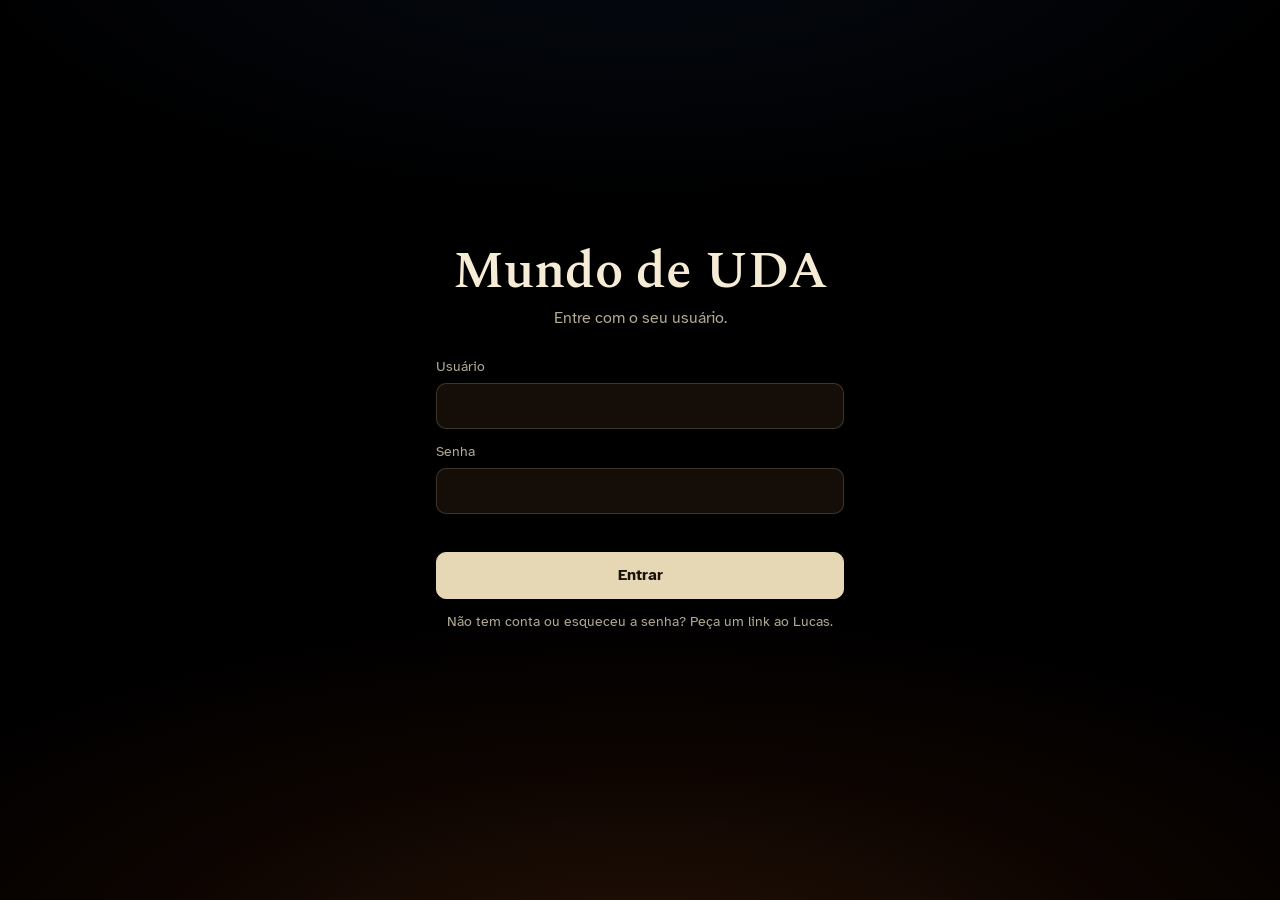
<file: site/mesa.html>
<!doctype html>
<html lang="pt-BR">
<head>
<meta charset="utf-8">
<meta name="sm-versao" content="20261113m">
<meta name="viewport" content="width=device-width,initial-scale=1,viewport-fit=cover">
<meta name="theme-color" content="#0b0b0d">
<link rel="icon" href="data:,">
<title>Mesa · Mundo de UDA</title>
<link rel="preconnect" href="https://fonts.googleapis.com">
<link rel="stylesheet" href="https://fonts.googleapis.com/css2?family=Spectral:wght@600&family=Atkinson+Hyperlegible:wght@400;700&display=swap">
<link rel="stylesheet" href="js/base.css?v=20261113m">
<style>
.doc{display:grid;grid-template-columns:1fr auto;gap:8px 10px;align-items:center;padding:11px 0;border-bottom:1px solid var(--line)}
.doc .acoes{display:flex;gap:6px;flex-wrap:wrap;justify-content:flex-end}
.doc b{font-weight:700;overflow-wrap:anywhere}
.doc small{display:block;color:var(--mute);font-size:13px}
</style>
</head>
<body>
<main class="pag">
  <a class="lnk" href="index.html?aba=mesas">‹ Mesas</a>
  <div class="centro" style="display:grid;gap:6px"><h1 id="m-nome">Mesa</h1><p class="mute" id="m-papel"></p></div>
  <p class="msg erro" id="m-erro" hidden></p>
  <a class="bt" id="bt-sala" href="#">Abrir a sala</a>
  <a class="bt sec" id="bt-mundo" href="#">Abrir o mundo</a>
  <div class="caixa" id="s-mundo" hidden style="gap:8px">
    <label class="campo"><span>Mundo desta mesa</span><select id="sel-mundo"></select></label>
    <p class="msg" id="mundo-msg" role="status"></p>
    <a class="lnk" href="mundos.html" style="padding:0">Criar ou editar mundos ›</a>
  </div>

  <section id="s-convite" hidden style="display:grid;gap:12px">
    <h2 style="margin:0">Código da mesa</h2>
    <div class="caixa">
      <div class="codigo" id="m-cod"></div>
      <p class="nota">Os jogadores entram na aba Mesas, tocam em Entrar com código, digitam este código e escolhem o personagem.</p>
      <button class="bt sec" id="bt-copiar" type="button">Copiar código</button>
    </div>
  </section>

  <section>
    <h2>Na mesa</h2>
    <div class="lista" id="l-gente"></div>
    <div class="caixa" id="senha-res" hidden style="margin-top:12px">
      <p class="nota" id="senha-nota"></p>
      <input id="senha-link" readonly aria-label="Link de senha nova">
      <button class="bt sec" id="bt-copiar-senha" type="button">Copiar link</button>
    </div>
  </section>

  <section>
    <h2>Documentos</h2>
    <p class="nota" id="docs-nota" style="margin-bottom:6px"></p>
    <div id="l-docs"></div>
    <div id="docs-mestre" hidden style="margin-top:14px;display:grid;gap:8px">
      <button class="bt sec" id="bt-doc" type="button">Enviar documento</button>
      <p class="msg" id="doc-msg" role="status"></p>
      <input type="file" id="arq-doc" hidden accept="image/*,.pdf,.txt,.md,.docx,application/pdf,text/plain,text/markdown,application/vnd.openxmlformats-officedocument.wordprocessingml.document">
    </div>
  </section>

  <section id="s-apagar" hidden>
    <h2>Apagar a mesa</h2>
    <p class="nota" style="margin-bottom:8px">Apaga a mesa, as imagens da sala, os documentos e o que os jogadores descobriram nela. O mundo continua em Meus mundos. Os personagens dos jogadores não são apagados: continuam na conta de cada um, só saem desta mesa.</p>
    <button class="bt sec" id="bt-apagar" type="button">Apagar esta mesa</button>
    <p class="msg" id="apagar-msg" role="status"></p>
  </section>
</main>

<script src="js/supabase.js"></script>
<script src="js/comum.js?v=20261113m"></script>
<script src="js/brasa.js?v=20261113m"></script>
<script>
const $ = s => document.querySelector(s);
const M = smParam("m");
const ADMIN = "bc2f6a40-d4ee-4c61-95d0-384200b4c0f6";   // quem cuida do site (o banco confere de novo)
const linkDe = tok => new URL("index.html?convite=" + tok, location.href).href;
async function copiar(txt, bt, rotulo) {
  try { await navigator.clipboard.writeText(txt); bt.textContent = "Copiado" } catch (x) { bt.textContent = "Selecione o link e copie" }
  setTimeout(() => bt.textContent = rotulo, 2500);
}
let EU, MESA, MESTRE = false;

function erro(t) { const e = $("#m-erro"); e.textContent = t; e.hidden = !t }

async function carregar() {
  EU = (await smExigirLogin()).user; SMBrasa.cena("brasas");
  const { data, error } = await sb.from("mesas").select("id,nome,mestre_id,codigo,mundo_id").eq("id", M).maybeSingle();
  if (error || !data) { erro("Não achei essa mesa, ou você não está nela."); $("#bt-sala").hidden = $("#bt-mundo").hidden = true; return }
  MESA = data; MESTRE = data.mestre_id === EU.id;
  document.title = data.nome + " · Mundo de UDA";
  $("#m-nome").textContent = data.nome;
  $("#bt-sala").href = "sala.html?m=" + M; $("#bt-mundo").href = "mundo.html?m=" + M;
  $("#s-convite").hidden = !MESTRE; $("#docs-mestre").hidden = !MESTRE; $("#s-apagar").hidden = !MESTRE;
  if (MESTRE) $("#m-cod").textContent = data.codigo;
  $("#docs-nota").textContent = MESTRE
    ? "Documentos novos ficam só com você. Toque em Liberar para a mesa toda ver."
    : "Documentos que o mestre liberou para a mesa.";
  await Promise.all([pessoas(), documentos(), MESTRE ? mundoDaMesa() : null]);
}

/* o mestre escolhe aqui qual dos seus mundos vale nesta mesa */
async function mundoDaMesa() {
  const { data: ws } = await sb.from("mesa_conteudo").select("id,nome").eq("tipo", "mundo").eq("dono_id", EU.id).order("nome");
  const sel = $("#sel-mundo"); sel.textContent = "";
  sel.append(smEl("option", { value: "" }, (ws || []).length ? "Nenhum mundo" : "Nenhum mundo (crie um em Meus mundos)"));
  (ws || []).forEach(w => sel.append(smEl("option", { value: w.id, selected: w.id === MESA.mundo_id }, w.nome)));
  $("#s-mundo").hidden = false;
}
$("#sel-mundo").onchange = async e => {
  const m = $("#mundo-msg"), v = e.target.value || null, nome = e.target.selectedOptions[0].textContent;
  m.className = "msg"; m.textContent = "Trocando…";
  const { error } = await sb.from("mesas").update({ mundo_id: v }).eq("id", M);
  if (error) { m.className = "msg erro"; m.textContent = "Não consegui trocar o mundo. Tente de novo."; e.target.value = MESA.mundo_id || ""; return }
  MESA.mundo_id = v; m.className = "msg ok"; m.textContent = v ? "Pronto. Abrir o mundo agora mostra " + nome + "." : "Pronto. A mesa ficou sem mundo.";
};

async function pessoas() {
  const { data: fichas } = await sb.from("fichas").select("nome,dono_id").eq("mesa_id", M);
  const ids = [MESA.mestre_id, ...(fichas || []).map(f => f.dono_id)];
  const { data: jog } = await sb.from("jogadores").select("id,nome").in("id", ids);
  const nome = {}; (jog || []).forEach(j => nome[j.id] = j.nome);
  const l = $("#l-gente"); l.textContent = "";
  $("#m-papel").textContent = MESTRE ? "Você é o mestre." : "Mestre: " + (nome[MESA.mestre_id] || "—");
  l.append(smEl("div", { class: "item", style: "cursor:default" }, smEl("b", {}, nome[MESA.mestre_id] || "Mestre"), smEl("small", {}, "mestre")));
  (fichas || []).forEach(f => l.append(smEl("div", { class: "item", style: "cursor:default" }, smEl("b", {}, f.nome), smEl("small", {}, nome[f.dono_id] || ""),
    EU.id === ADMIN && f.dono_id !== EU.id ? smEl("button", { class: "mini-bt", type: "button", style: "grid-row:1/3;grid-column:2", onclick: e => linkSenha(e.currentTarget, f.dono_id, nome[f.dono_id] || f.nome) }, "Link de senha nova") : null)));
  if (!MESTRE) l.append(smEl("p", { class: "nota", style: "margin-top:8px" }, "Você vê aqui o seu personagem. As fichas dos outros jogadores ficam só com eles e com o mestre."));
  else if (!(fichas || []).length) l.append(smEl("p", { class: "vazio" }, "Nenhum jogador entrou ainda. Passe o código da mesa."));
}

async function documentos() {
  const l = $("#l-docs"); l.textContent = "";
  const pastas = MESTRE ? [["mestre", "só você vê"], ["jogadores", "liberado"]] : [["jogadores", ""]];
  let arqs = [];
  try {
    for (const [p, rot] of pastas) (await smListar(M + "/" + p)).forEach(f => arqs.push({ caminho: M + "/" + p + "/" + f.name, nome: f.name, pasta: p, rot, quando: f.created_at }));
  } catch (x) { l.append(smEl("p", { class: "msg erro" }, "Não consegui ler os documentos agora.")); return }
  arqs.sort((a, b) => String(b.quando).localeCompare(String(a.quando)));
  if (!arqs.length) { l.append(smEl("p", { class: "vazio" }, MESTRE ? "Nenhum documento ainda." : "O mestre ainda não liberou nenhum documento.")); return }
  const { data: urls } = await sb.storage.from("mesas").createSignedUrls(arqs.map(a => a.caminho), 3600);
  const url = {}; (urls || []).forEach(u => url[u.path] = u.signedUrl);
  arqs.forEach(a => {
    const acoes = smEl("div", { class: "acoes" }, smEl("a", { class: "mini-bt", href: url[a.caminho] || "#", target: "_blank", rel: "noopener" }, "Abrir"));
    if (MESTRE) {
      const outra = a.pasta === "mestre" ? "jogadores" : "mestre";
      acoes.append(
        smEl("button", { class: "mini-bt", type: "button", onclick: async e => { e.currentTarget.disabled = true; const { error } = await sb.storage.from("mesas").move(a.caminho, M + "/" + outra + "/" + a.nome); if (error) docMsg("Não consegui mudar: " + error.message, true); documentos() } }, a.pasta === "mestre" ? "Liberar" : "Esconder"),
        smEl("button", { class: "mini-bt", type: "button", onclick: e => smConfirmar(e.currentTarget, "Apagar?", async () => { await sb.storage.from("mesas").remove([a.caminho]); documentos() }) }, "Apagar"));
    }
    l.append(smEl("div", { class: "doc" }, smEl("div", {}, smEl("b", {}, smNomeLegivel(a.nome)), a.rot ? smEl("small", {}, a.rot) : null), acoes));
  });
}

function docMsg(t, ruim) { const m = $("#doc-msg"); m.className = "msg" + (ruim ? " erro" : ""); m.textContent = t }
$("#bt-doc").onclick = () => $("#arq-doc").click();
$("#arq-doc").onchange = async e => {
  const f = e.target.files && e.target.files[0]; e.target.value = ""; if (!f) return;
  docMsg("Enviando " + f.name + "…");
  const corpo = await smReduzir(f);
  const nome = smNomeArquivo(f.name, corpo !== f ? "jpg" : null);
  const { error } = await sb.storage.from("mesas").upload(M + "/mestre/" + nome, corpo, { contentType: corpo.type || f.type });
  if (error) { docMsg(/mime|type/i.test(error.message) ? "Esse tipo de arquivo não é aceito. Use PDF, Word, texto ou imagem." : /size|large/i.test(error.message) ? "Arquivo grande demais (máximo 20 MB)." : "Não consegui enviar: " + error.message, true); return }
  docMsg("Enviado. Ele fica só com você até você tocar em Liberar.");
  documentos();
};
/* apagar a mesa: primeiro os arquivos (depois de apagar a mesa o Storage não reconhece mais o mestre),
   depois a linha; o banco apaga o mundo junto e tira os personagens da mesa sem apagá-los */
$("#bt-apagar").onclick = e => smConfirmar(e.currentTarget, "Toque de novo para apagar " + MESA.nome, async () => {
  const bt = $("#bt-apagar"), msg = $("#apagar-msg"); bt.disabled = true; msg.className = "msg"; msg.textContent = "Apagando…";
  try {
    for (const p of ["mapas", "mestre", "jogadores"]) {
      for (let i = 0; i < 50; i++) {
        const arqs = await smListar(M + "/" + p); if (!arqs.length) break;
        const { error } = await sb.storage.from("mesas").remove(arqs.map(f => M + "/" + p + "/" + f.name)); if (error) throw error;
      }
    }
    const { error } = await sb.from("mesas").delete().eq("id", M); if (error) throw error;
    location.href = "index.html";
  } catch (x) { console.error(x); bt.disabled = false; msg.className = "msg erro"; msg.textContent = "Não consegui apagar a mesa. Confira a internet e tente de novo." }
});
/* esqueceu a senha: o administrador gera um link de senha nova (vale uma vez, por 7 dias) */
async function linkSenha(bt, jogador, quem) {
  bt.disabled = true;
  const { data, error } = await sb.rpc("criar_link_conta", { p_jogador: jogador, p_uso: "senha" }); bt.disabled = false;
  const box = $("#senha-res"); box.hidden = false;
  if (error) { $("#senha-nota").textContent = "Não consegui gerar o link. Tente de novo."; return }
  $("#senha-nota").textContent = "Link para " + quem + " criar uma senha nova. Vale uma vez, por 7 dias.";
  $("#senha-link").value = linkDe(data); $("#senha-link").select();
}
$("#bt-copiar-senha").onclick = e => copiar($("#senha-link").value, e.currentTarget, "Copiar link");
$("#bt-copiar").onclick = async e => {
  const b = e.currentTarget;
  try { await navigator.clipboard.writeText(MESA.codigo); b.textContent = "Copiado" } catch (x) { b.textContent = "Código: " + MESA.codigo }
  setTimeout(() => b.textContent = "Copiar código", 2500);
};

carregar().catch(x => { if (x.message !== "sem login") erro("Algo deu errado ao abrir a mesa. Tente de novo.") });
</script>
</body>
</html>
</file>
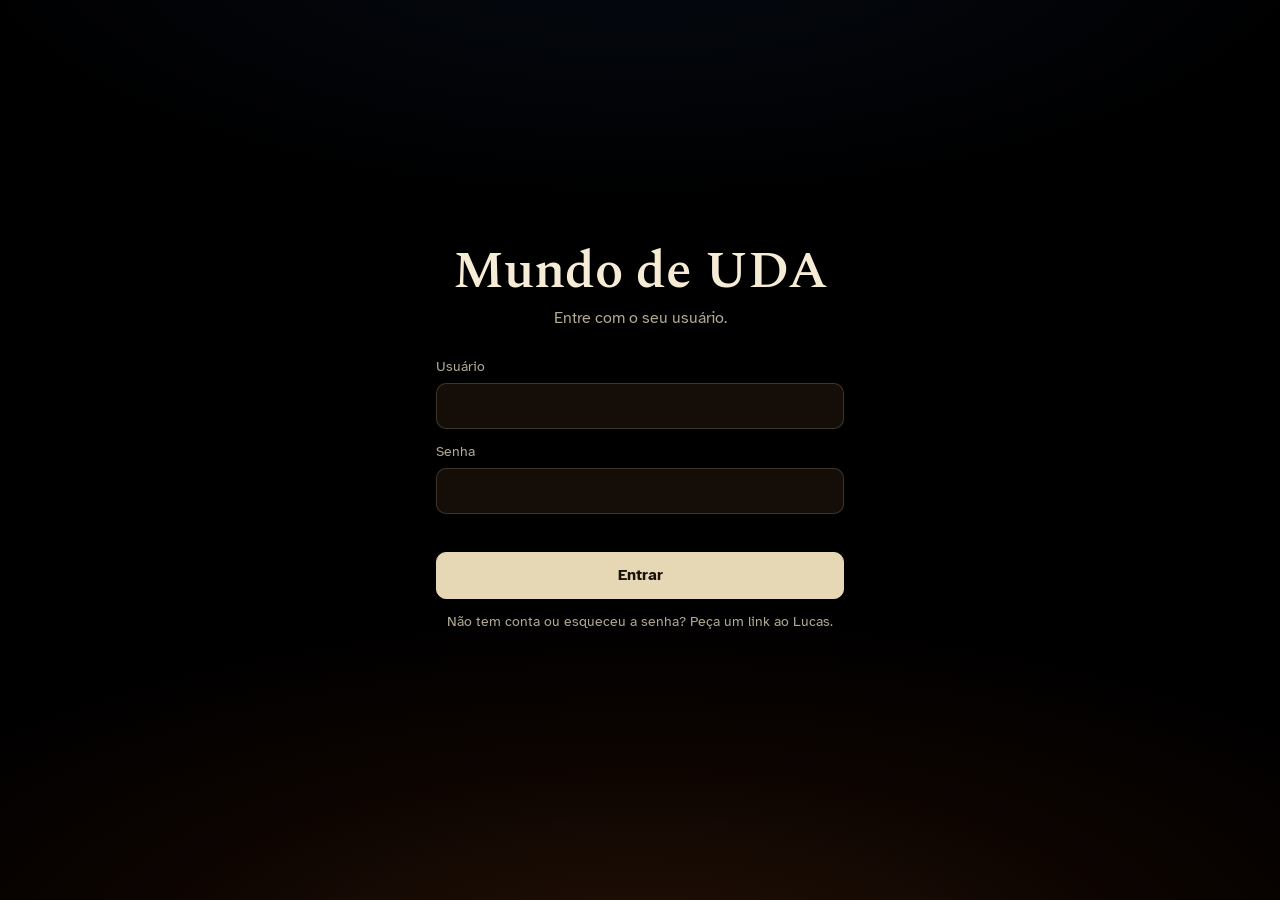
<file: site/mundo.html>
<!doctype html>
<html lang="pt-BR">
<head>
<meta charset="utf-8">
<meta name="viewport" content="width=device-width,initial-scale=1,viewport-fit=cover">
<meta name="theme-color" content="#0b0b0d">
<link rel="icon" href="data:,">
<title>Mundo · Mundo de UDA</title>
<link rel="preconnect" href="https://fonts.googleapis.com">
<link rel="stylesheet" href="https://fonts.googleapis.com/css2?family=Spectral:ital,wght@0,600;1,400&family=Atkinson+Hyperlegible:wght@400;700&display=swap">
<link rel="stylesheet" href="js/base.css">
<style>
/* Tela 3, "Mesa do mestre": mapa grande; cartões à direita (selecionado, na cena); escada de mapas embaixo */
:root{--perg:#e6d8b5;--tinta:#3a2e20;--oculto:#d48a6a;--conhecido:#d9c27a;--visitado:#9fc49a;--segredo:#2a1d1a;--segborda:#6b3b2f}
html,body{height:100%;overflow:hidden;overscroll-behavior:none}
button{font:inherit;color:inherit;cursor:pointer}
#app{position:fixed;inset:0;padding:env(safe-area-inset-top,0px) env(safe-area-inset-right,0px) env(safe-area-inset-bottom,0px) env(safe-area-inset-left,0px)}
.o3{height:100%;display:grid;grid-template-columns:minmax(0,1fr) 360px;grid-template-rows:auto minmax(0,1fr) 128px}
.o3 .cab{grid-column:1/-1;display:flex;gap:12px;align-items:center;padding:10px 14px;border-bottom:1px solid var(--line);flex-wrap:wrap}
.o3 .cab .esp{flex:1}
.o3 .volta{font-size:22px;line-height:1;padding:2px 6px;text-decoration:none;color:var(--ink)}
.o3 .mapa{position:relative;min-height:0}
.o3 .cartas{grid-row:2/4;grid-column:2;border-left:1px solid var(--line);padding:14px;display:grid;align-content:start;gap:12px;overflow:auto;min-height:0}
.o3 .carta{background:var(--card);border-radius:14px;padding:14px;display:grid;gap:10px;min-width:0}
.o3 .carta>h4{margin:0;font-size:12px;letter-spacing:.06em;text-transform:uppercase;color:var(--mute)}
.o3 .carta .pg h3{font-size:22px}
.o3 .cena{display:grid;gap:6px}
.o3 .cena a{display:flex;justify-content:space-between;gap:8px;padding:7px 10px;border:1px solid var(--borda);border-radius:10px;text-decoration:none;color:var(--ink);font-size:14px}
.o3 .cena small{color:var(--mute)}
.o3 .escada{grid-column:1;border-top:1px solid var(--line);display:flex;gap:10px;align-items:center;padding:10px 14px;overflow-x:auto}
.o3 .degrau{flex:none;display:grid;gap:4px;background:none;border:2px solid transparent;border-radius:12px;padding:4px;text-align:left;position:relative}
.o3 .degrau img{width:150px;height:80px;object-fit:cover;border-radius:8px;display:block;background:var(--campo)}
.o3 .degrau span{font-size:13px;font-weight:700;max-width:150px;white-space:nowrap;overflow:hidden;text-overflow:ellipsis}
.o3 .degrau[aria-current="true"]{border-color:var(--ink)}
.o3 .degrau .na-tela{position:absolute;left:10px;top:10px;font:700 10px var(--f-ui);background:var(--ink);color:var(--bg);border-radius:6px;padding:1px 5px}
.o3 .degrau.filho{opacity:.8}
.o3 .seta{color:var(--borda);font-size:20px}
@media (max-width:900px){
  .o3{grid-template-columns:1fr;grid-template-rows:auto minmax(0,1fr) 120px minmax(0,.9fr)}
  .o3 .cartas{grid-row:4;grid-column:1;border-left:0;border-top:1px solid var(--line)}
  .o3 .escada{grid-row:3}
  .o3 .cab .busca{order:3;width:100%}
}
/* visor do mapa */
.vp{position:absolute;inset:0;overflow:hidden;background:var(--campo);touch-action:none;cursor:grab;user-select:none;-webkit-user-select:none}
.vp.arrasta{cursor:grabbing}
.vp.marcando{cursor:crosshair}
.cam{position:absolute;left:0;top:0;transform-origin:0 0}
.cam img{display:block;width:100%;height:100%;user-select:none;-webkit-user-drag:none;pointer-events:none}
.pin{position:absolute;transform:translate(-50%,-50%) scale(var(--iz,1));transform-origin:center;background:none;border:0;padding:0;display:grid;justify-items:center;gap:3px;z-index:2;touch-action:none}
.pin i{width:18px;height:18px;border-radius:50%;background:var(--tinta);border:3px solid var(--perg);box-shadow:0 0 0 3px var(--vis,transparent),0 2px 6px rgba(0,0,0,.45)}
.pin.g-masmorras i{border-radius:4px;transform:rotate(45deg)}
.pin.g-regioes i{background:transparent;border-style:dashed;width:26px;height:26px}
.pin.g-salas i{border-radius:6px;width:24px;height:24px;background:var(--perg);border:2px solid var(--tinta);color:var(--tinta);font:700 13px/20px var(--f-ui);font-style:normal;text-align:center}
.pin span{font:600 15px/1.1 var(--f-disp);color:var(--tinta);background:rgba(240,230,205,.86);padding:2px 7px;border-radius:6px;white-space:nowrap}
.pin.ativo span{background:var(--tinta);color:var(--perg)}
.pin.rascunho{opacity:.75}
.pin.v-oculto{--vis:var(--oculto)} .pin.v-conhecido{--vis:var(--conhecido)} .pin.v-visitado{--vis:var(--visitado)}
.jog .pin{--vis:transparent}
/* nomes dos continentes: letra do mapa (cresce com o zoom, de 13 a 30 px na tela), atrás dos alfinetes, sempre com halo */
.conts{position:absolute;inset:0;pointer-events:none;z-index:1}
.conts span{position:absolute;transform:translate(-50%,-50%);white-space:nowrap;font-family:var(--f-disp);font-weight:600;line-height:1;letter-spacing:.12em;padding-left:.12em;color:rgba(58,46,32,.85);
  text-shadow:0 0 .1em rgba(236,224,192,.96),.07em .07em 0 rgba(236,224,192,.96),-.07em .07em 0 rgba(236,224,192,.96),.07em -.07em 0 rgba(236,224,192,.96),-.07em -.07em 0 rgba(236,224,192,.96),0 0 .25em rgba(236,224,192,.9)}
.conts span.oc{color:rgba(58,46,32,.45)}
.cam.longe .pin:not(.ativo) span{display:none}
.zm{position:absolute;right:12px;bottom:12px;display:grid;gap:6px;z-index:3}
.zm button{width:38px;height:38px;border-radius:10px;border:1px solid var(--borda);background:rgba(22,23,27,.9);font-size:20px;line-height:1}
.sobre{position:absolute;z-index:4;left:12px;top:12px;display:flex;gap:8px;flex-wrap:wrap;align-items:center;max-width:calc(100% - 24px)}
.faixa{background:var(--ink);color:var(--bg);font-weight:700;font-size:14px;border-radius:12px;padding:7px 8px 7px 12px;display:flex;gap:10px;align-items:center}
.faixa button{background:var(--bg);color:var(--ink);border:0;border-radius:8px;padding:4px 10px;font-size:13px;font-weight:700}
.legenda{position:absolute;left:12px;bottom:12px;z-index:4;background:rgba(11,11,13,.82);border-radius:12px;padding:7px 12px;font-size:13px;display:flex;gap:12px;flex-wrap:wrap}
.legenda span{display:inline-flex;gap:6px;align-items:center}
.legenda i{width:10px;height:10px;border-radius:50%;background:var(--c)}
.sem-mapa{position:absolute;inset:0;display:grid;place-items:center;text-align:center;padding:24px;color:var(--mute)}
.sem-mapa>div{display:grid;gap:12px;justify-items:center;max-width:360px}
.sem-mapa b{font:600 20px/1.3 var(--f-disp);color:var(--ink)}
/* botões e chaves desta tela (o .bt do base.css é o botão grande, de largura toda) */
.mbt{border:1px solid var(--borda);background:var(--card);border-radius:10px;padding:8px 12px;font-weight:700;font-size:14px;color:var(--ink)}
.mbt.forte{background:var(--ink);color:var(--bg);border-color:var(--ink)}
.mbt.conf{background:#5a2a22;border-color:#5a2a22;color:var(--ink)}
.mbt:disabled{opacity:.45;cursor:default}
.chave{display:inline-flex;align-items:center;gap:8px;border:1px solid var(--borda);border-radius:20px;padding:6px 12px 6px 6px;background:rgba(22,23,27,.92);font-weight:700;font-size:14px;color:var(--ink)}
.chave i{width:34px;height:20px;border-radius:10px;background:var(--campo);border:1px solid var(--borda);position:relative}
.chave i::after{content:"";position:absolute;top:2px;left:2px;width:14px;height:14px;border-radius:50%;background:var(--mute);transition:left .15s}
.chave[aria-pressed="true"] i{background:var(--visitado);border-color:var(--visitado)}
.chave[aria-pressed="true"] i::after{left:16px;background:var(--bg)}
.trilha{display:flex;align-items:center;gap:6px;flex-wrap:wrap;font-size:14px;min-width:0}
.trilha button{background:none;border:0;padding:2px 0;color:var(--mute);text-decoration:underline;text-underline-offset:3px}
.trilha b{font-weight:700}
.trilha em{color:var(--borda);font-style:normal}
/* página da enciclopédia */
.pg{display:grid;gap:12px;min-width:0}
.pg-cab{display:flex;gap:8px;align-items:center;flex-wrap:wrap}
.pg-cab .esp{flex:1}
.tipo{font-size:12px;font-weight:700;letter-spacing:.06em;text-transform:uppercase;color:var(--mute)}
.est{border:1px solid var(--vis);color:var(--vis);background:none;border-radius:12px;padding:2px 10px;font-size:12px;font-weight:700}
.est-oculto{--vis:var(--oculto)}.est-conhecido{--vis:var(--conhecido)}.est-visitado{--vis:var(--visitado)}
.pg h3{font:600 26px/1.15 var(--f-disp);margin:0;text-wrap:balance;overflow-wrap:anywhere}
.pg .txt{display:grid;gap:8px;max-width:62ch;overflow-wrap:anywhere}
.lk{color:var(--ink);text-decoration:underline;text-decoration-color:var(--conhecido);text-underline-offset:3px}
.lk.falta{text-decoration-style:dashed;text-decoration-color:var(--mute);color:var(--mute)}
.segredo{background:var(--segredo);border:1px solid var(--segborda);border-radius:12px;padding:10px 12px;display:grid;gap:4px}
.segredo b{font-size:12px;letter-spacing:.06em;text-transform:uppercase;color:var(--oculto)}
.cit{display:flex;flex-wrap:wrap;gap:6px;align-items:center;font-size:14px}
.cit b{font-size:12px;letter-spacing:.06em;text-transform:uppercase;color:var(--mute);margin-right:4px}
.cit a{border:1px solid var(--borda);border-radius:14px;padding:2px 10px;text-decoration:none;color:var(--ink)}
.vazio{color:var(--mute)}
/* edição da página (só o mestre) */
.ed{display:grid;gap:12px}
.ed .cp{display:grid;gap:5px}
.ed .cp>span{font-size:13px;color:var(--mute)}
.ed .cp small{font-size:12px;color:var(--mute)}
.ed input[type=text],.ed textarea{width:100%;font:15px/1.45 var(--f-ui);color:var(--ink);background:var(--campo);border:1px solid var(--borda);border-radius:10px;padding:8px 10px}
.ed textarea{resize:vertical;min-height:84px}
.ed .seg-ed textarea{background:var(--segredo);border-color:var(--segborda)}
.ed .seg-ed>span{color:var(--oculto)}
.ed .tres{display:flex;gap:6px;flex-wrap:wrap}
.ed .tres label{display:inline-flex}
.ed .tres input{position:absolute;opacity:0;pointer-events:none}
.ed .tres span{border:1px solid var(--vis);color:var(--vis);border-radius:12px;padding:4px 10px;font-size:13px;font-weight:700;cursor:pointer}
.ed .tres input:checked+span{background:var(--vis);color:var(--bg)}
.ed .tres input:focus-visible+span{outline:2px solid var(--ink);outline-offset:2px}
.ed .ck{display:flex;gap:8px;align-items:center;font-size:14px}
.ed .ck input{width:18px;height:18px}
.ed .linha{display:flex;gap:8px;flex-wrap:wrap;align-items:center;font-size:14px}
.ed .acoes{display:flex;gap:8px;flex-wrap:wrap;align-items:center}
.ed .acoes .esp{flex:1}
/* busca e aviso */
.busca{position:relative;width:240px}
.busca input{width:100%;font:15px var(--f-ui);color:var(--ink);background:var(--campo);border:1px solid var(--borda);border-radius:10px;padding:8px 11px}
.res{position:absolute;left:0;right:0;top:calc(100% + 4px);background:var(--card);border:1px solid var(--borda);border-radius:10px;display:grid;z-index:7;overflow:hidden}
.res a{padding:8px 11px;text-decoration:none;color:var(--ink);display:flex;justify-content:space-between;gap:10px}
.res a small{color:var(--mute)}
.aviso{position:fixed;left:50%;bottom:calc(22px + env(safe-area-inset-bottom,0px));transform:translateX(-50%);background:var(--ink);color:var(--bg);font-weight:700;padding:9px 16px;border-radius:12px;z-index:9;max-width:calc(100% - 32px);text-align:center}
.aviso.erro{background:var(--erro)}
.carregando{position:absolute;inset:0;display:grid;place-items:center;color:var(--mute);text-align:center;padding:24px}
.carregando b{display:block;font:600 20px/1.3 var(--f-disp);color:var(--ink);margin-bottom:6px}
</style>
</head>
<body>
<div id="app"><div class="carregando"><div><b>Abrindo o mundo…</b></div></div></div>
<input type="file" id="arq" accept="image/*" hidden>
<datalist id="tipos"><option>Cidade</option><option>Vila</option><option>Lugar</option><option>Região</option><option>Masmorra</option><option>Ruína</option><option>Sala</option><option>PNJ</option><option>Facção</option><option>Item</option><option>Sessão</option><option>Monstro</option></datalist>

<script src="js/supabase.js"></script>
<script src="js/comum.js"></script>
<script src="js/mapa-desenho.js"></script>
<script src="js/mundo-dados.js"></script>
<script>
const $ = s => document.querySelector(s);
const EST = { oculto: "Oculto", conhecido: "Conhecido de nome", visitado: "Visitado" }, CICLO = { oculto: "conhecido", conhecido: "visitado", visitado: "oculto" };
const COR = { oculto: "var(--oculto)", conhecido: "var(--conhecido)", visitado: "var(--visitado)" };
let D = null;   // { mesa, mestre, mapas, paginas, seg }
/* jog: "Ver como jogador"; buf: a página em edição (rascunho até Salvar); marcar: esperando um toque no mapa */
const S = { jog: false, mapa: null, pag: null, edit: false, buf: null, marcar: false, vw: {} };
const IMG = {};

const esc = s => String(s ?? "").replace(/[&<>"']/g, c => ({ "&": "&amp;", "<": "&lt;", ">": "&gt;", '"': "&quot;", "'": "&#39;" }[c]));
const chave = n => String(n || "").trim().toLowerCase();
const pg = id => D.paginas.find(p => p.id === id);
const mp = id => D.mapas.find(m => m.id === id);
const porNome = n => D.paginas.find(p => chave(p.nome) === chave(n));
const vivo = p => !!p && (!S.jog || p.estado !== "oculto");
const curto = p => S.jog && p.estado === "conhecido";
const mestreAgora = () => D.mestre && !S.jog;
const nomeMapa = m => (m.lugar_id && pg(m.lugar_id)) ? pg(m.lugar_id).nome : m.nome;
const mapaVivo = m => !!m && (!S.jog || !m.lugar_id || (pg(m.lugar_id) || {}).estado === "visitado");
const raiz = () => D.mapas.find(m => !m.lugar_id);
const mapaDe = p => D.mapas.find(m => m.lugar_id === p.id);
const naTela = k => !!k && !!D.mesa.imagem_atual && (D.mesa.imagem_atual === k.imagem || D.mesa.imagem_atual === MD.tela(k));
const GRUPO = t => /masmorra|ruína|ruina|caverna|torre|cripta/i.test(t) ? "masmorras" : /região|regiao|reino|bosque|floresta|deserto|mar/i.test(t) ? "regioes" : /^sala/i.test(t) ? "salas" : "cidades";

/* mapa de cima: o mapa em que está o lugar que abre este */
function pai(m) { const l = m.lugar_id && pg(m.lugar_id); return l && l.mapa_id ? mp(l.mapa_id) : null }
function trilhaDe(m) {
  const t = [], vistos = new Set();
  for (let x = m; x && !vistos.has(x.id); x = pai(x)) { vistos.add(x.id); t.unshift(x) }
  const r = raiz(); if (r && t[0] !== r && mapaVivo(r)) t.unshift(r);
  return t.filter(mapaVivo);
}
const filhos = m => D.mapas.filter(x => x.lugar_id && (pg(x.lugar_id) || {}).mapa_id === m.id && mapaVivo(x));

/* ---------- texto com [[ligações]] ---------- */
function texto(s) {
  return String(s || "").split(/\n\s*\n/).filter(b => b.trim()).map(b => "<p>" + b.split(/(\[\[[^\]]+\]\])/).map(peca => {
    const m = peca.match(/^\[\[([^\]]+)\]\]$/);
    if (!m) return esc(peca).replace(/\n/g, "<br>");
    const n = m[1], p = n !== "?" && porNome(n);
    if (p && vivo(p)) return `<a href="#" class="lk" data-p="${p.id}">${esc(p.nome)}</a>`;
    if (!p && n !== "?" && mestreAgora()) return `<a href="#" class="lk falta" data-novo="${esc(n)}" title="Esta página ainda não existe. Toque para criar.">${esc(n)}</a>`;
    return "um lugar desconhecido";
  }).join("") + "</p>").join("");
}
const cita = (t, n) => [...String(t || "").matchAll(/\[\[([^\]]+)\]\]/g)].some(m => chave(m[1]) === chave(n));
const citados = p => D.paginas.filter(k => k !== p && vivo(k) && (cita(k.texto, p.nome) || (mestreAgora() && cita(D.seg[k.id], p.nome))));

function pagina(p) {
  if (!vivo(p)) return `<p class="vazio">Os jogadores ainda não conhecem esta página.</p>`;
  const c = curto(p), cit = citados(p), sub = mapaDe(p), seg = D.seg[p.id];
  return `<div class="pg"><div class="pg-cab"><span class="tipo">${esc(p.tipo)}</span>${mestreAgora() ? `<button type="button" class="est est-${p.estado}" data-ciclo="${p.id}" title="Toque para mudar o que os jogadores sabem">${EST[p.estado]}</button><span class="esp"></span><button type="button" class="mbt" data-editar>Editar</button>` : ""}</div>
   <h3>${esc(p.nome)}</h3>
   <div class="txt">${c ? "<p>Os jogadores só ouviram falar deste lugar.</p>" : texto(p.texto) || `<p class="vazio">${mestreAgora() ? "Ainda sem texto. Toque em Editar para escrever." : "Ainda sem descrição."}</p>`}</div>
   ${sub && !c && mapaVivo(sub) ? `<div><button type="button" class="mbt forte" data-abre="${sub.id}">Abrir o mapa: ${esc(nomeMapa(sub))}</button></div>` : ""}
   ${mestreAgora() && seg && seg.trim() ? `<div class="segredo"><b>Só o mestre vê</b><div class="txt">${texto(seg)}</div></div>` : ""}
   ${cit.length ? `<div class="cit"><b>Citado em</b>${cit.map(k => `<a href="#" data-p="${k.id}">${esc(k.nome)}</a>`).join("")}</div>` : ""}</div>`;
}

function edicao() {
  const b = S.buf, m = b.mapa_id && mp(b.mapa_id), sub = b.id && mapaDe(b);
  const tres = Object.keys(EST).map(k => `<label class="est-${k}"><input type="radio" name="estado" value="${k}" ${b.estado === k ? "checked" : ""}><span>${EST[k]}</span></label>`).join("");
  return `<form class="ed" data-form>
   <label class="cp"><span>Nome</span><input type="text" id="ed-nome" name="nome" value="${esc(b.nome)}" placeholder="Ex.: Porto Cinzento" autocomplete="off"></label>
   <label class="cp"><span>Tipo</span><input type="text" id="ed-tipo" name="tipo" value="${esc(b.tipo)}" list="tipos" autocomplete="off"></label>
   <div class="cp"><span>O que os jogadores sabem</span><div class="tres">${tres}</div></div>
   <label class="cp"><span>O que os jogadores leem</span><textarea id="ed-texto" name="texto" rows="5">${esc(b.texto)}</textarea><small>Escreva [[Nome de outra página]] para ligar as páginas.</small></label>
   <label class="cp seg-ed"><span>Só o mestre vê</span><textarea id="ed-segredo" name="segredo" rows="4">${esc(b.segredo)}</textarea></label>
   <label class="ck"><input type="checkbox" id="ed-cena" name="na_cena" ${b.na_cena ? "checked" : ""}> Na cena agora</label>
   <div class="cp"><span>No mapa</span><div class="linha">${m ? `<span>Em ${esc(nomeMapa(m))}</span><button type="button" class="mbt" data-marcar-pag>Mudar de lugar</button><button type="button" class="mbt" data-tirar>Tirar do mapa</button>` : `<span class="vazio">Fora do mapa.</span>${S.mapa ? `<button type="button" class="mbt" data-marcar-pag>Marcar no mapa</button>` : ""}`}</div></div>
   ${b.id ? `<div class="cp"><span>Mapa deste lugar</span><div class="linha">${sub ? `<span>${esc(nomeMapa(sub))}</span><button type="button" class="mbt" data-apaga-mapa="${sub.id}">Apagar o mapa</button>` : `<button type="button" class="mbt" data-envia-mapa>Enviar mapa deste lugar</button>`}</div></div>` : ""}
   <div class="acoes"><button type="submit" class="mbt forte">Salvar</button><button type="button" class="mbt" data-cancelar>Cancelar</button><span class="esp"></span>${b.id ? `<button type="button" class="mbt" data-apagar>Apagar página</button>` : ""}</div>
  </form>`;
}

/* ---------- a tela ---------- */
function chaveJog() { return D.mestre ? `<button type="button" class="chave" data-jog aria-pressed="${S.jog}"><i></i>Ver como jogador</button>` : "" }
function trilhaHtml(m) {
  if (!m) return `<nav class="trilha"><b>${esc(D.mesa.nome)}</b></nav>`;
  const t = trilhaDe(m);
  return `<nav class="trilha" aria-label="Escada de mapas">${t.map((k, i) => i === t.length - 1 ? `<b>${esc(nomeMapa(k))}</b>` : `<button type="button" data-mapa="${k.id}">${esc(nomeMapa(k))}</button><em>›</em>`).join("")}</nav>`;
}
function legenda() { return mestreAgora() ? `<div class="legenda">${Object.keys(EST).map(k => `<span style="--c:${COR[k]}"><i></i>${EST[k]}</span>`).join("")}</div>` : "" }
function degrau(k, filho) {
  return `<button type="button" class="degrau${filho ? " filho" : ""}" data-mapa="${k.id}" aria-current="${S.mapa === k.id}"><img data-img="${esc(k.imagem)}" alt="">${mestreAgora() && naTela(k) ? `<b class="na-tela">na tela da sala</b>` : ""}<span>${esc(nomeMapa(k))}</span></button>`;
}

function render() {
  if (!D.mundo) { $("#app").innerHTML = semMundo(); return }
  const m = mp(S.mapa);
  if (m && !mapaVivo(m)) S.mapa = null;
  if (!mp(S.mapa)) { const r = raiz(); S.mapa = r && mapaVivo(r) ? r.id : null }
  const atual = mp(S.mapa);
  const sel = S.edit ? null : S.pag && pg(S.pag);
  if (sel && !vivo(sel)) S.pag = null;

  const t = atual ? trilhaDe(atual) : [], fs = atual ? filhos(atual) : [];
  const escada = t.map((k, i) => (i ? `<span class="seta">›</span>` : "") + degrau(k)).join("") + (fs.length ? `<span class="seta">›</span>` + fs.map(k => degrau(k, true)).join("") : "");
  const naCena = D.paginas.filter(p => p.na_cena);
  const nomeEd = S.buf && (S.buf.nome || "a página nova");
  const faixa = S.marcar ? `<div class="faixa">${S.edit ? `Toque no mapa onde fica ${esc(nomeEd)}` : "Toque no mapa onde fica o lugar novo"}<button type="button" data-cancela-marcar>Cancelar</button></div>`
    : mestreAgora() && atual ? `<button type="button" class="mbt" data-marcar>+ Marcar lugar</button>` : "";

  $("#app").innerHTML = `<div class="o3">
   <div class="cab"><a class="volta" href="mesa.html?m=${encodeURIComponent(D.mesa.id)}" aria-label="Voltar para a mesa">‹</a>${trilhaHtml(atual)}<span class="esp"></span>
     <div class="busca"><input id="busca" type="search" placeholder="Buscar lugar, PNJ, sessão…" autocomplete="off" aria-label="Buscar"><div class="res" hidden></div></div>
     ${chaveJog()}${mestreAgora() ? `<button type="button" class="mbt" data-nova>+ Página</button><a class="mbt" href="mundos.html?w=${encodeURIComponent(D.mundo.id)}" style="text-decoration:none">Editar o mundo</a>` : ""}</div>
   <div class="mapa">${atual ? `<div data-visor style="position:absolute;inset:0"></div>` : semMapa()}<div class="sobre">${faixa}</div>${atual ? legenda() : ""}</div>
   <div class="cartas"><div class="carta"><h4>${S.edit ? (S.buf.id ? "Editando" : "Página nova") : "Selecionado"}</h4>${S.edit ? edicao() : sel ? pagina(sel) : `<p class="vazio">${atual ? "Toque num lugar do mapa." : "Nada selecionado."}</p>`}</div>
    ${mestreAgora() ? `<div class="carta"><h4>Na cena</h4>${naCena.length ? `<div class="cena">${naCena.map(p => `<a href="#" data-p="${p.id}"><span>${esc(p.nome)}</span><small>${esc(p.tipo)}</small></a>`).join("")}</div>` : `<p class="vazio" style="font-size:14px">Ninguém na cena. Marque "Na cena agora" na página de um PNJ ou monstro.</p>`}</div>` : ""}</div>
   <div class="escada">${escada}<span class="esp" style="flex:1"></span>${mestreAgora() && atual ? `<button type="button" class="mbt forte" data-mostra ${naTela(atual) ? "disabled" : ""}>${naTela(atual) ? "Já está na tela da sala" : "Mostrar aos jogadores"}</button>` : ""}</div></div>`;
  const h = $("[data-visor]"); if (h) montaVisor(h, atual);
  ligaBusca($("#busca"));
  document.querySelectorAll("img[data-img]").forEach(carregaImg);
  if (S.edit && !S.buf.id && !S.buf.nome) setTimeout(() => { const n = $("#ed-nome"); if (n) n.focus() }, 0);
}
/* mesa sem mundo: o mestre escolhe um dos seus (ou vai criar); o jogador espera */
function semMundo() {
  const volta = `<a class="volta" href="mesa.html?m=${encodeURIComponent(D.mesa.id)}" aria-label="Voltar para a mesa">‹</a>`;
  const meio = D.mestre
    ? `<b>Esta mesa ainda não tem mundo</b><span>Escolha um dos seus mundos. O que os jogadores descobrirem fica guardado só nesta mesa.</span>${D.mundos.length ? `<div style="display:grid;gap:8px;width:100%">${D.mundos.map(w => `<button type="button" class="mbt forte" data-usar="${w.id}">Usar ${esc(w.nome)}</button>`).join("")}</div><a class="lnk" href="mundos.html">Criar outro mundo</a>` : `<span>Você ainda não criou nenhum mundo.</span><a class="mbt forte" href="mundos.html" style="text-decoration:none">Criar um mundo</a>`}`
    : `<b>O mestre ainda não escolheu o mundo</b><span>Quando ele escolher, os lugares que vocês descobrirem aparecem aqui.</span>`;
  return `<div class="o3" style="grid-template-rows:auto minmax(0,1fr)"><div class="cab">${volta}<nav class="trilha"><b>${esc(D.mesa.nome)}</b></nav></div><div class="mapa" style="grid-column:1/-1"><div class="sem-mapa"><div>${meio}</div></div></div></div>`;
}
function semMapa() {
  return `<div class="sem-mapa"><div>${mestreAgora()
    ? `<b>Comece pelo mapa do mundo</b><span>Envie a imagem do mapa (do mundo, da região ou da cidade onde a campanha começa). Depois marque os lugares em cima dela.</span><button type="button" class="mbt forte" data-envia-raiz>Enviar imagem do mapa</button>`
    : `<b>Nenhum mapa ainda</b><span>${D.mestre ? "Os jogadores ainda não veem nenhum mapa." : "O mestre ainda não mostrou o mundo."}</span>`}</div></div>`;
}
async function carregaImg(img) {
  const c = img.dataset.img;
  try { if (!IMG[c]) IMG[c] = await MD.imagem(c, true); if (img.isConnected) img.src = IMG[c] } catch (e) { }
}

/* ---------- visor: arrastar, pinça, roda do mouse, alfinetes ---------- */
function pinsDoMapa(m) {
  const lista = D.paginas.filter(p => p.mapa_id === m.id && p.x != null && vivo(p) && !(S.edit && p.id === S.buf.id));
  if (S.edit && S.buf.mapa_id === m.id && S.buf.x != null) lista.push({ ...S.buf, id: S.buf.id || "rascunho", rascunho: true });
  return lista;
}
/* continentes deste mapa e quais nomes aparecem: o jogador vê os que descobriu (algum lugar dele não é oculto);
   o mestre vê todos, e os que os jogadores ainda não veem ficam apagados */
function contsDoMapa(m) {
  const reg = !m.lugar_id && m.desenhado ? MD.regiao(m.id) : null; if (!reg) return null;
  if (!D.mestre) return { reg, so: new Set(reg.conts.filter(c => c.nome).map(c => c.id)) };
  const vistos = new Set(D.paginas.filter(p => p.mapa_id === m.id && p.estado !== "oculto").map(p => (p.dados || {}).continente).filter(Boolean));
  return S.jog ? { reg, so: vistos } : { reg, so: null, vistos };
}
function montaVisor(host, m) {
  const pins = pinsDoMapa(m).map(p => {
    const g = GRUPO(p.tipo), rot = g === "salas" ? `<i>${esc((String(p.nome).match(/^\d+/) || [String(p.nome).charAt(0)])[0])}</i>` : `<i></i><span>${esc(p.nome || "Página nova")}</span>`;
    return `<button type="button" class="pin g-${g} v-${p.estado}${(S.edit ? p.rascunho : S.pag === p.id) ? " ativo" : ""}${p.rascunho ? " rascunho" : ""}" data-p="${p.rascunho ? "" : p.id}" data-pin="${p.id}" style="left:${p.x * 100}%;top:${p.y * 100}%" aria-label="${esc(p.nome)}">${rot}</button>`;
  }).join("");
  host.innerHTML = `<div class="vp${S.jog || !D.mestre ? " jog" : ""}${S.marcar ? " marcando" : ""}"><div class="cam" style="width:${m.largura}px;height:${m.altura}px"><img data-img="${esc(m.imagem)}" alt="Mapa: ${esc(nomeMapa(m))}"><div class="conts" aria-hidden="true"></div>${pins}</div>
    <div class="zm"><button type="button" data-zoom="1" aria-label="Aproximar">+</button><button type="button" data-zoom="-1" aria-label="Afastar">−</button><button type="button" data-zoom="0" aria-label="Ver o mapa inteiro">⤢</button></div></div>`;
  const vp = host.querySelector(".vp"), cam = host.querySelector(".cam");
  const W = vp.clientWidth, H = vp.clientHeight, zMin = Math.min(W / m.largura, H / m.altura), zMax = Math.max(4, zMin * 8);
  let v = S.vw[m.id];
  if (!v || v.W !== W || v.H !== H) v = S.vw[m.id] = { z: zMin, tx: (W - m.largura * zMin) / 2, ty: (H - m.altura * zMin) / 2, W, H };
  const cv = contsDoMapa(m), contsEl = host.querySelector(".conts"); let zNomes = 0;
  const nomes = () => {   // os nomes mudam de tamanho com o zoom: refeitos quando o zoom muda uns 10%
    cam.classList.toggle("longe", W / v.z > 2400);
    if (!cv || Math.abs(Math.log(v.z / (zNomes || 1e-9))) < .1) return; zNomes = v.z;
    const ev = pinsDoMapa(m).map(p => { const x = p.x * m.largura, y = p.y * m.altura, l = Math.max(14, String(p.nome || "").length * 4.6 + 8) / v.z; return [x - l, y - 14 / v.z, x + l, y + 34 / v.z] });
    contsEl.innerHTML = rotulosContinentes(cv.reg, v.z, ev, cv.so).map(r => `<span class="${cv.vistos && !cv.vistos.has(r.id) ? "oc" : ""}" style="left:${r.x}px;top:${r.y}px;font-size:${r.fs}px"${cv.vistos && !cv.vistos.has(r.id) ? ' title="Os jogadores ainda não veem este nome"' : ""}>${esc(r.nome)}</span>`).join("");
  };
  const ap = () => { cam.style.transform = `translate(${v.tx}px,${v.ty}px) scale(${v.z})`; cam.style.setProperty("--iz", (1 / v.z).toFixed(4)); nomes() }; ap();
  const zoom = (z, mx, my) => { z = Math.min(zMax, Math.max(zMin, z)); v.tx = mx - (mx - v.tx) * z / v.z; v.ty = my - (my - v.ty) * z / v.z; v.z = z; ap() };
  const local = e => { const r = vp.getBoundingClientRect(); return { x: e.clientX - r.left, y: e.clientY - r.top } };
  const fracao = q => ({ x: Math.min(1, Math.max(0, (q.x - v.tx) / v.z / m.largura)), y: Math.min(1, Math.max(0, (q.y - v.ty) / v.z / m.altura)) });
  vp.addEventListener("wheel", e => { e.preventDefault(); const q = local(e); zoom(v.z * Math.exp(-e.deltaY / 400), q.x, q.y) }, { passive: false });

  const pts = new Map(); let ini = null, toque = null;
  const comeco = () => {
    const p = [...pts.values()];
    if (p.length >= 2) { const [a, b] = p; return { d: Math.hypot(a.x - b.x, a.y - b.y), cx: (a.x + b.x) / 2, cy: (a.y + b.y) / 2, z: v.z, tx: v.tx, ty: v.ty } }
    if (p.length === 1) return { x: p[0].x, y: p[0].y, tx: v.tx, ty: v.ty };
    return null;
  };
  vp.addEventListener("pointerdown", e => {
    if (e.target.closest(".zm")) return;
    vp.setPointerCapture(e.pointerId); pts.set(e.pointerId, local(e)); ini = comeco();
    const pin = e.target.closest(".pin");
    toque = pts.size === 1 ? { ...local(e), mov: false, pin: pin && pin.dataset.pin, el: pin } : null;
  });
  vp.addEventListener("pointermove", e => {
    if (!pts.has(e.pointerId)) return;
    pts.set(e.pointerId, local(e));
    const p = [...pts.values()];
    if (p.length >= 2 && ini && ini.d) {
      const [a, b] = p, d = Math.hypot(a.x - b.x, a.y - b.y), cx = (a.x + b.x) / 2, cy = (a.y + b.y) / 2;
      const z = Math.min(zMax, Math.max(zMin, ini.z * d / ini.d));
      v.tx = cx - (ini.cx - ini.tx) * z / ini.z; v.ty = cy - (ini.cy - ini.ty) * z / ini.z; v.z = z; ap();
    } else if (p.length === 1 && ini && ini.x !== undefined) {
      const q = p[0];
      if (toque && !toque.mov && Math.hypot(q.x - toque.x, q.y - toque.y) > 6) { toque.mov = true; vp.classList.add("arrasta") }
      if (toque && toque.mov && toque.pin && mestreAgora()) {
        const f = fracao(q); toque.f = f; toque.el.style.left = f.x * 100 + "%"; toque.el.style.top = f.y * 100 + "%";
      } else if (!toque || toque.mov) { v.tx = ini.tx + q.x - ini.x; v.ty = ini.ty + q.y - ini.y; ap() }
    }
  });
  const solta = e => {
    if (!pts.has(e.pointerId)) return;
    const q = pts.get(e.pointerId); pts.delete(e.pointerId); vp.classList.remove("arrasta");
    const t = toque; if (pts.size) toque = null; ini = comeco();
    if (pts.size || !t || e.type === "pointercancel") return;
    toque = null;
    if (t.mov) { if (t.pin && t.f && mestreAgora()) moverPin(t.pin, t.f); return }
    if (S.marcar) { marcarEm(fracao(q)); return }
    if (t.pin && t.pin !== "rascunho") abrirPagina(t.pin, true);
  };
  vp.addEventListener("pointerup", solta); vp.addEventListener("pointercancel", solta);
  host.querySelector(".zm").addEventListener("click", e => {
    const b = e.target.closest("button"); if (!b) return; const d = +b.dataset.zoom;
    if (d === 0) { v.z = zMin; v.tx = (W - m.largura * zMin) / 2; v.ty = (H - m.altura * zMin) / 2; ap() } else zoom(v.z * (d > 0 ? 1.3 : 1 / 1.3), W / 2, H / 2);
  });
}

/* ---------- ações ---------- */
function aviso(txt, ruim) { document.querySelectorAll(".aviso").forEach(a => a.remove()); const a = document.createElement("div"); a.className = "aviso" + (ruim ? " erro" : ""); a.setAttribute("role", "status"); a.textContent = txt; document.body.append(a); setTimeout(() => a.remove(), ruim ? 5000 : 2600) }
const falhou = (x, o) => { console.error(x); aviso("Não consegui " + o + ". Confira a internet e tente de novo.", true) };
function confirmar(bt, texto, acao) {
  if (bt.dataset.conf) { acao(); return }
  const antes = bt.textContent; bt.dataset.conf = "1"; bt.textContent = texto; bt.classList.add("conf");
  setTimeout(() => { if (bt.isConnected) { delete bt.dataset.conf; bt.textContent = antes; bt.classList.remove("conf") } }, 3500);
}
function trocar(linha) { const i = D.paginas.findIndex(p => p.id === linha.id); if (i < 0) D.paginas.push(linha); else D.paginas[i] = linha; D.paginas.sort((a, b) => a.nome.localeCompare(b.nome, "pt")) }

function abrirPagina(id, doMapa) {
  const p = pg(id); if (!p) return;
  S.pag = id; S.edit = false; S.marcar = false;
  if (!doMapa && p.mapa_id && mapaVivo(mp(p.mapa_id))) S.mapa = p.mapa_id;
  render();
}
function editar(p) {
  S.edit = true; S.marcar = false;
  S.buf = p ? { ...p, segredo: D.seg[p.id] || "" } : { tipo: "Lugar", nome: "", texto: "", segredo: "", estado: "oculto", na_cena: false, mapa_id: null, x: null, y: null };
  render();
}
function lerForm() {
  const f = $("form[data-form]"); if (!f) return;
  const d = new FormData(f);
  Object.assign(S.buf, { nome: String(d.get("nome") || ""), tipo: String(d.get("tipo") || ""), texto: String(d.get("texto") || ""), segredo: String(d.get("segredo") || ""), estado: String(d.get("estado") || "oculto"), na_cena: d.get("na_cena") !== null });
}
/* grava o rascunho; continuar = segue editando (para enviar o mapa de uma página nova) */
async function salvar(continuar) {
  lerForm();
  const b = S.buf, nome = b.nome.trim() || "Sem nome";
  const outra = D.paginas.find(p => p.id !== b.id && chave(p.nome) === chave(nome));
  if (outra) { aviso("Já existe uma página chamada " + outra.nome + ". Use outro nome.", true); return false }
  const segAntes = b.id ? D.seg[b.id] || "" : "";
  try {
    const linha = await MD.salvarPagina({ id: b.id, nome, tipo: b.tipo.trim() || "Lugar", texto: b.texto, estado: b.estado, na_cena: b.na_cena, mapa_id: b.mapa_id || null, x: b.mapa_id ? b.x : null, y: b.mapa_id ? b.y : null });
    if (b.segredo !== segAntes || !b.id) await MD.salvarSegredo(linha.id, b.segredo);
    D.seg[linha.id] = b.segredo; trocar(linha); MD.avisar();
    if (continuar) { S.buf = { ...linha, segredo: b.segredo } } else { S.edit = false; S.buf = null; S.pag = linha.id }
    return true;
  } catch (x) { falhou(x, "salvar a página"); return false }
}
async function moverPin(id, f) {
  if (S.edit && (id === "rascunho" || id === S.buf.id)) { lerForm(); Object.assign(S.buf, { x: f.x, y: f.y }); render(); return }
  const p = pg(id); if (!p) return;
  try { trocar(await MD.salvarPagina({ id, x: f.x, y: f.y })); MD.avisar() } catch (x) { falhou(x, "mover o alfinete") }
  render();
}
function marcarEm(f) {
  S.marcar = false;
  if (S.edit) Object.assign(S.buf, { mapa_id: S.mapa, x: f.x, y: f.y });
  else { editar(null); Object.assign(S.buf, { mapa_id: S.mapa, x: f.x, y: f.y }) }
  render();
}
let PEDIDO = null;   // o que fazer com a imagem escolhida
function pedirImagem(acao) { PEDIDO = acao; $("#arq").click() }
$("#arq").onchange = async e => {
  const f = e.target.files && e.target.files[0]; e.target.value = ""; if (!f || !PEDIDO) return;
  const acao = PEDIDO; PEDIDO = null;
  aviso("Enviando a imagem…");
  try { await acao(f) } catch (x) { falhou(x, "enviar a imagem") }
};

$("#app").addEventListener("click", async e => {
  const usar = e.target.closest("[data-usar]");
  if (usar) { usar.disabled = true; try { await MD.usarMundo(usar.dataset.usar); await iniciar(); MD.avisar() } catch (x) { usar.disabled = false; falhou(x, "escolher o mundo") } return }
  const el = e.target.closest("[data-p],[data-novo],[data-ciclo],[data-abre],[data-mapa],[data-jog],[data-mostra],[data-editar],[data-cancelar],[data-apagar],[data-nova],[data-marcar],[data-marcar-pag],[data-cancela-marcar],[data-tirar],[data-envia-mapa],[data-apaga-mapa],[data-envia-raiz]");
  if (!el || el.matches("input")) return;
  if (el.matches(".pin") && el.closest(".vp") && e.detail) return;   // toque de mouse no alfinete já é tratado pelo visor
  e.preventDefault(); const d = el.dataset;
  if (d.p !== undefined) { if (d.p) abrirPagina(d.p, !!el.closest(".vp")); return }
  if (d.novo !== undefined) { editar(null); S.buf.nome = d.novo; render(); return }
  if (d.ciclo) {
    const p = pg(d.ciclo), novo = CICLO[p.estado];
    try { trocar(await MD.salvarPagina({ id: p.id, estado: novo })); MD.avisar() } catch (x) { falhou(x, "mudar o estado") }
    render(); return;
  }
  if (d.abre) { S.mapa = d.abre; S.pag = null; S.marcar = false; if (S.edit) lerForm(); render(); return }
  if (d.mapa) { S.mapa = d.mapa; S.marcar = false; if (S.edit) lerForm(); render(); return }
  if (d.jog !== undefined) { S.jog = !S.jog; S.edit = false; S.buf = null; S.marcar = false; render(); return }
  if (d.mostra !== undefined) {
    const m = mp(S.mapa);
    try { D.mesa.imagem_atual = await MD.mostrar(m, nomeMapa(m)); aviso("Os jogadores agora veem na sala: " + nomeMapa(m)) } catch (x) { falhou(x, "mostrar o mapa") }
    render(); return;
  }
  if (d.editar !== undefined) { editar(pg(S.pag)); return }
  if (d.nova !== undefined) { editar(null); return }
  if (d.cancelar !== undefined) { S.edit = false; S.buf = null; S.marcar = false; render(); return }
  if (d.apagar !== undefined) {
    confirmar(el, "Apagar mesmo?", async () => {
      const id = S.buf.id, subs = D.mapas.filter(m => m.lugar_id === id);
      try {
        await MD.apagarPagina(id, subs);
        D.paginas = D.paginas.filter(p => p.id !== id); D.mapas = D.mapas.filter(m => m.lugar_id !== id); delete D.seg[id];
        D.paginas.forEach(p => { if (subs.some(m => m.id === p.mapa_id)) p.mapa_id = null });
        S.edit = false; S.buf = null; S.pag = null; MD.avisar(); render(); aviso("Página apagada.");
      } catch (x) { falhou(x, "apagar a página") }
    });
    return;
  }
  if (d.marcar !== undefined) { S.marcar = true; render(); return }
  if (d.marcarPag !== undefined) { lerForm(); S.marcar = true; render(); return }
  if (d.cancelaMarcar !== undefined) { if (S.edit) lerForm(); S.marcar = false; render(); return }
  if (d.tirar !== undefined) { lerForm(); Object.assign(S.buf, { mapa_id: null, x: null, y: null }); render(); return }
  if (d.enviaMapa !== undefined) {
    // o seletor de arquivo tem de abrir já no toque (o iPad recusa depois de uma espera); a página já existe, o rascunho continua
    lerForm(); const id = S.buf.id, nome = pg(id).nome;
    pedirImagem(async f => { const m = await MD.criarMapa(f, nome, id); D.mapas.push(m); MD.avisar(); aviso("Mapa enviado. Salve e toque em Abrir o mapa para marcar os lugares dele."); render() });
    return;
  }
  if (d.apagaMapa) {
    confirmar(el, "Apagar o mapa?", async () => {
      const m = mp(d.apagaMapa);
      try {
        await MD.apagarMapa(m);
        D.mapas = D.mapas.filter(x => x.id !== m.id); D.paginas.forEach(p => { if (p.mapa_id === m.id) p.mapa_id = null });
        MD.avisar(); lerForm(); render(); aviso("Mapa apagado. Os lugares dele ficaram fora do mapa.");
      } catch (x) { falhou(x, "apagar o mapa") }
    });
    return;
  }
  if (d.enviaRaiz !== undefined) { pedirImagem(async f => { const m = await MD.criarMapa(f, "Mapa do mundo", null); D.mapas.push(m); S.mapa = m.id; MD.avisar(); aviso("Mapa enviado. Toque em + Marcar lugar para pôr o primeiro lugar."); render() }) }
});
$("#app").addEventListener("input", e => { if (S.edit && e.target.closest("form[data-form]")) lerForm() });
$("#app").addEventListener("submit", e => { e.preventDefault(); salvar(false).then(ok => { if (ok) render() }) });
addEventListener("keydown", e => { if (e.key === "Escape" && S.marcar) { if (S.edit) lerForm(); S.marcar = false; render() } });

function ligaBusca(inp) {
  const res = inp.nextElementSibling;
  const mostra = () => {
    const q = chave(inp.value);
    const ks = (q ? D.paginas.filter(p => vivo(p) && chave(p.nome).includes(q)) : D.paginas.filter(vivo).slice().sort((a, b) => String(b.atualizado_em || "").localeCompare(String(a.atualizado_em || "")))).slice(0, 8);
    res.innerHTML = ks.length ? ks.map(p => `<a href="#" data-p="${p.id}">${esc(p.nome)}<small>${esc(p.tipo)}</small></a>`).join("") : `<a href="#" tabindex="-1">${q ? "Nada com " + esc(inp.value) : "Nenhuma página ainda"}<small></small></a>`;
    res.hidden = false;
  };
  inp.addEventListener("input", mostra); inp.addEventListener("focus", mostra);
  inp.addEventListener("blur", () => setTimeout(() => { if (res.isConnected) res.hidden = true }, 200));
}
let ultW = innerWidth, ultH = innerHeight;
addEventListener("resize", () => {
  if (!D || (innerWidth === ultW && innerHeight === ultH)) return;
  // o teclado do iPad muda a altura: redesenhar ali tiraria o foco do campo em que se digita
  if (document.activeElement && document.activeElement.matches("input,textarea") && innerWidth === ultW) return;
  ultW = innerWidth; ultH = innerHeight; if (S.edit) lerForm(); render();
});

/* ---------- entrada ---------- */
async function iniciar() {
  D = await MD.carregar();
  S.jog = !D.mestre; S.edit = false; S.buf = null; S.marcar = false;
  document.title = "Mundo · " + D.mesa.nome;
  render();
}
let RECARGA = null;
async function recarregar() {
  clearTimeout(RECARGA);
  RECARGA = setTimeout(async () => {
    if (S.edit || S.marcar) return;   // não atrapalha o mestre no meio de uma edição
    try { const n = await MD.carregar(); D = n; render() } catch (x) { }
  }, 400);
}
iniciar().then(() => {
  MD.ouvir(recarregar);
  document.addEventListener("visibilitychange", () => { if (!document.hidden) recarregar() });
}).catch(x => {
  if (x && x.message === "sem login") return;
  $("#app").innerHTML = `<div class="carregando"><div><b>${x && x.message === "sem mesa" ? "Não achei essa mesa, ou você não está nela." : "Não consegui abrir o mundo."}</b><a class="lnk" href="index.html">Voltar ao início</a></div></div>`;
});
</script>
</body>
</html>
</file>
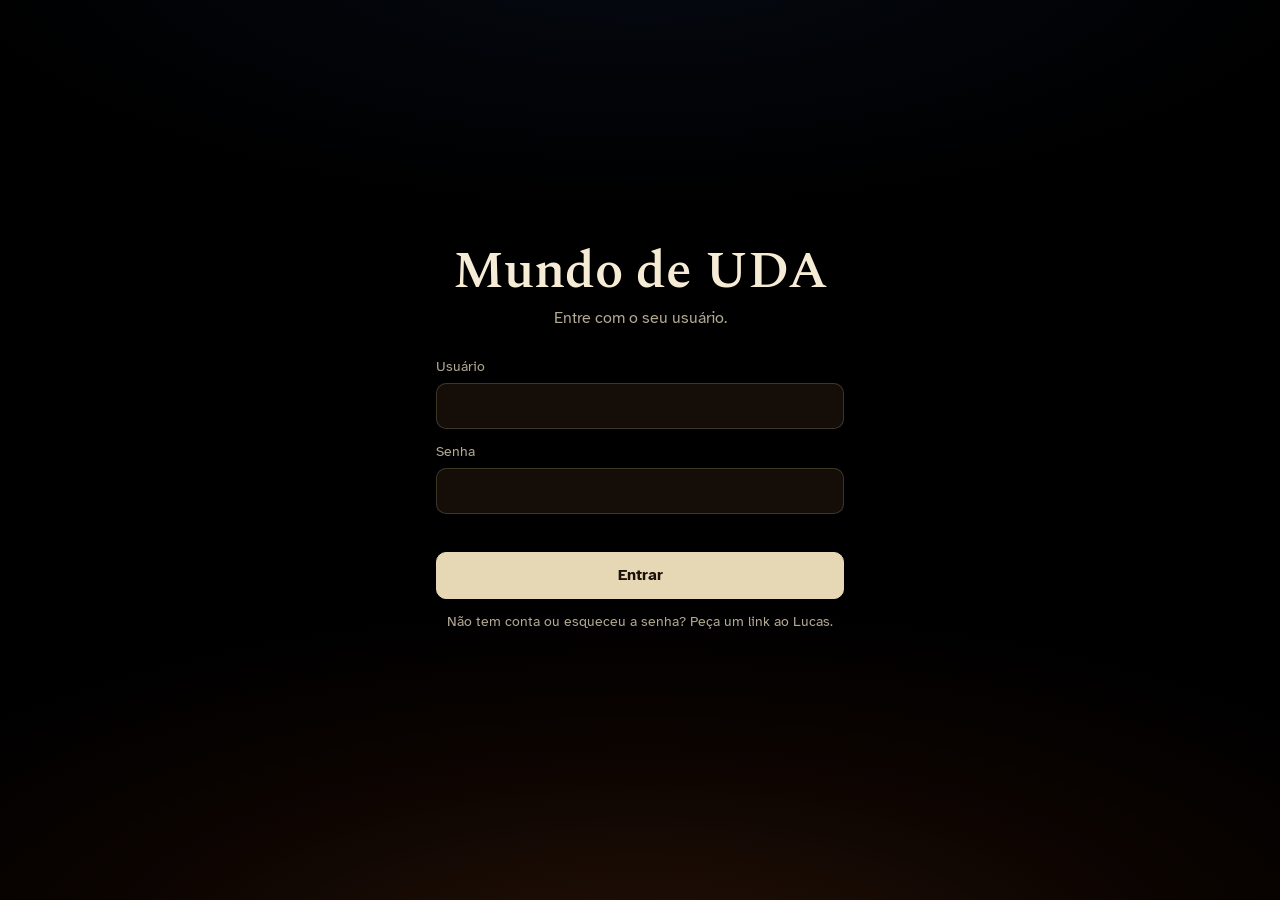
<file: site/mundos.html>
<!doctype html>
<html lang="pt-BR">
<head>
<meta charset="utf-8">
<meta name="viewport" content="width=device-width,initial-scale=1,viewport-fit=cover">
<meta name="theme-color" content="#0b0b0d">
<link rel="icon" href="data:,">
<title>Meus mundos · Mundo de UDA</title>
<link rel="preconnect" href="https://fonts.googleapis.com">
<link rel="stylesheet" href="https://fonts.googleapis.com/css2?family=Spectral:ital,wght@0,600;1,600&family=Atkinson+Hyperlegible:wght@400;700&display=swap">
<link rel="stylesheet" href="js/base.css">
<style>
/* Criador de mundos: opção 3 (Passo a passo) aprovada em 03/11/2026, com botão para a opção 2 (Tela livre) e de volta.
   O visual definitivo vem depois; aqui vale o funcionamento. Os mapas são pergaminho e tinta. */
:root{--perg:#e6d8b5;--tinta:#3a2e20;--brasa:#8a3a26}
/* ---------- Meus mundos (lista) ---------- */
.mcard{display:grid;grid-template-columns:128px minmax(0,1fr);gap:12px;align-items:center;padding:12px 0;border-bottom:1px solid var(--line)}
.mcard canvas{width:128px;height:86px;border-radius:8px;background:#a3b9b4;display:block}
.mcard b{font:600 18px/1.2 var(--f-disp);display:block;overflow-wrap:anywhere}
.mcard small{color:var(--mute);font-size:13px;display:block}
.mcard .acoes{display:flex;gap:6px;margin-top:8px;flex-wrap:wrap}
.radios{display:grid;gap:8px}
.ck{display:flex;gap:9px;align-items:center;font-size:15px;padding:2px 0}
.ck input{width:18px;height:18px;accent-color:var(--perg);flex:none;padding:0;margin:0}
/* ---------- editor ---------- */
body.editando{overflow:hidden}
#ed{position:fixed;inset:0;display:grid;grid-template-rows:auto minmax(0,1fr)}
:where(#ed) :is(button,input,select){font:inherit;color:inherit}
:where(#ed) button{cursor:pointer}
#ed :focus-visible{outline:2px solid var(--perg);outline-offset:2px}
.barra{display:flex;flex-wrap:wrap;align-items:center;gap:6px 12px;padding:max(8px,env(safe-area-inset-top,0px)) max(12px,env(safe-area-inset-right,0px)) 8px max(12px,env(safe-area-inset-left,0px));border-bottom:1px solid var(--line)}
.barra .nm{font:600 18px var(--f-disp);min-width:0;overflow:hidden;text-overflow:ellipsis;white-space:nowrap;flex:1 1 120px}
.barra .st{font-size:13px;color:var(--mute);white-space:nowrap}
.barra .st.erro{color:var(--erro)}
.barra .modo{flex:none}
#app{position:relative;min-height:0;container-type:inline-size}
.tela{position:relative;min-width:0;min-height:0;overflow:hidden;touch-action:none;background:#101114}
.tela canvas{position:absolute;inset:0;width:100%;height:100%;display:block;touch-action:none}
.ferr{display:grid;justify-items:center;align-content:center;gap:3px;padding:8px 4px;border-radius:11px;border:1px solid transparent;background:none;color:var(--mute);font-weight:700;font-size:12px;line-height:1.1}
.ferr svg{width:22px;height:22px;fill:none;stroke:currentColor;stroke-width:1.8;stroke-linecap:round;stroke-linejoin:round}
.ferr:hover{color:var(--ink)}
.ferr[aria-pressed="true"]{background:var(--perg);color:var(--tinta)}
.mbt{white-space:nowrap;border:1px solid var(--borda);background:none;border-radius:10px;padding:7px 12px;font-weight:700;font-size:14px;color:var(--ink);display:inline-flex;align-items:center;gap:6px;text-decoration:none}
.mbt svg{width:18px;height:18px;fill:none;stroke:currentColor;stroke-width:1.8;stroke-linecap:round;stroke-linejoin:round}
.mbt.forte{background:var(--ink);color:var(--bg);border-color:var(--ink)}
.mbt.conf{background:var(--brasa);border-color:var(--brasa);color:var(--ink)}
.mbt:disabled{opacity:.4;cursor:default}
.h4{margin:0 0 8px;font-size:12px;letter-spacing:.07em;text-transform:uppercase;color:var(--mute);font-weight:700}
.dica{color:var(--mute);font-size:14px;margin:0}
.sw{display:flex;flex-wrap:wrap;gap:6px}
.sw button{display:flex;align-items:center;gap:7px;border:1px solid var(--borda);background:var(--campo);border-radius:999px;padding:5px 11px 5px 6px;font-size:13px;font-weight:700}
.sw i{width:18px;height:18px;border-radius:50%;border:1px solid rgba(0,0,0,.35);display:block}
.sw button[aria-pressed="true"]{border-color:var(--perg);box-shadow:0 0 0 1px var(--perg)}
.tams{display:flex;gap:6px;align-items:center}
.tams button{width:34px;height:34px;border-radius:50%;border:1px solid var(--borda);background:var(--campo);display:grid;place-items:center;padding:0}
.tams button i{display:block;border-radius:50%;background:var(--ink)}
.tams button[aria-pressed="true"]{border-color:var(--perg);box-shadow:0 0 0 1px var(--perg)}
.cp{display:grid;gap:4px}
.cp span{font-size:13px;color:var(--mute)}
.cp input{width:100%;background:var(--campo);border:1px solid var(--borda);border-radius:10px;padding:9px 11px;font-size:15px}
.seg{display:flex;border:1px solid var(--borda);border-radius:10px;overflow:hidden}
.seg button{flex:1;border:0;background:none;padding:7px 10px;font-weight:700;font-size:13px;color:var(--mute);white-space:nowrap}
.seg button[aria-pressed="true"]{background:var(--perg);color:var(--tinta)}
.trilha{display:flex;align-items:center;gap:6px;min-width:0;overflow:hidden;white-space:nowrap}
.trilha button{border:0;background:none;color:var(--mute);font:600 16px var(--f-disp);padding:2px 4px;text-overflow:ellipsis;overflow:hidden}
.trilha b{font:600 17px var(--f-disp);overflow:hidden;text-overflow:ellipsis}
.trilha em{color:var(--borda);font-style:normal}
.mini{display:block;width:100%;height:auto;border-radius:8px;background:#a3b9b4;aspect-ratio:3/2}
.troca{display:flex;align-items:center;gap:8px;font-size:13px;color:var(--mute)}
.troca input{width:20px;height:20px;accent-color:var(--perg);padding:0}
/* Tela livre */
.p2{position:absolute;inset:0}
.p2>.tela{position:absolute;inset:0}
.flut{position:absolute;background:rgba(23,24,28,.93);border:1px solid var(--borda);backdrop-filter:blur(8px);-webkit-backdrop-filter:blur(8px);z-index:2}
.p2 .chips{left:14px;top:14px;border-radius:999px;padding:5px 12px;max-width:calc(100% - 150px)}
.p2 .desf{right:14px;top:14px;border-radius:999px;padding:4px;display:flex;gap:2px}
.p2 .desf button{border:0;background:none;width:40px;height:40px;border-radius:50%;display:grid;place-items:center;padding:0}
.p2 .desf button[aria-pressed="true"]{background:var(--perg);color:var(--tinta)}
.p2 .desf svg{width:20px;height:20px;fill:none;stroke:currentColor;stroke-width:1.8;stroke-linecap:round;stroke-linejoin:round}
.p2 .dock{left:50%;bottom:16px;transform:translateX(-50%);border-radius:999px;padding:7px;display:flex;gap:4px}
.p2 .dock .ferr{width:64px;height:64px;border-radius:50%;padding:0;font-size:11px}
.p2 .bandeja{left:50%;bottom:98px;transform:translateX(-50%);border-radius:16px;padding:10px 12px;display:flex;flex-wrap:wrap;gap:10px 14px;align-items:center;justify-content:center;width:max-content;max-width:calc(100% - 28px)}
.p2 .bandeja .dica{max-width:46ch;text-align:center}
.p2 .cartao{right:14px;top:70px;width:300px;max-height:calc(100% - 190px);overflow:auto;border-radius:16px;padding:14px;display:grid;gap:10px}
.p2 .cartao h3{margin:0;font:600 19px var(--f-disp)}
@container (max-width:700px){
  .p2 .cartao{left:12px;right:12px;width:auto;top:66px}
  .p2 .dock .ferr{width:52px;height:52px;font-size:10px}
  .p2 .bandeja{bottom:84px}
}
/* Passo a passo */
.p3{position:absolute;inset:0;display:grid;grid-template-columns:260px minmax(0,1fr)}
.p3 .esq{border-right:1px solid var(--line);overflow:auto;padding:16px;display:grid;align-content:start;gap:14px}
.p3 .passos{list-style:none;margin:0;padding:0;display:grid;gap:4px}
.p3 .passo{width:100%;display:grid;grid-template-columns:30px minmax(0,1fr);gap:10px;align-items:start;padding:9px 10px;border-radius:12px;background:none;border:1px solid transparent;text-align:left;color:var(--mute)}
.p3 .passo .n{width:28px;height:28px;border-radius:50%;border:1.5px solid var(--borda);display:grid;place-items:center;font-weight:700;font-size:14px}
.p3 .passo b{display:block;color:var(--ink);font-size:15px}
.p3 .passo small{font-size:13px}
.p3 .passo[aria-current="step"]{background:var(--card);border-color:var(--borda)}
.p3 .passo[aria-current="step"] .n{background:var(--perg);color:var(--tinta);border-color:var(--perg)}
.p3 .passo.feito .n{border-color:var(--perg);color:var(--perg)}
.p3 .meio{display:grid;grid-template-rows:auto minmax(0,1fr) auto;min-width:0;min-height:0}
.p3 .faixa{padding:12px 16px;border-bottom:1px solid var(--line);display:grid;gap:10px;min-width:0;max-height:46vh;overflow:auto}
.p3 .faixa h2{margin:0;font:600 22px/1.2 var(--f-disp)}
.p3 .linha{display:flex;flex-wrap:wrap;gap:8px 12px;align-items:center}
.p3 .linha .ferr{display:flex;gap:6px;padding:7px 11px;border:1px solid var(--borda);font-size:13px}
.p3 .linha .ferr svg{width:18px;height:18px}
.p3 .cands{display:grid;grid-template-columns:repeat(3,minmax(0,140px));gap:8px}
.p3 .cands button{border:2px solid transparent;border-radius:10px;padding:0;background:none}
.p3 .cands button:hover{border-color:var(--perg)}
.p3 .rodape{display:flex;justify-content:space-between;align-items:center;gap:10px;padding:10px 16px max(10px,env(safe-area-inset-bottom,0px));border-top:1px solid var(--line)}
.p3 .pronto{background:var(--card);border-radius:14px;padding:14px;display:grid;gap:8px}
@container (max-width:780px){
  .p3{grid-template-columns:minmax(0,1fr);grid-template-rows:auto minmax(0,1fr)}
  .p3 .esq{border-right:0;border-bottom:1px solid var(--line);padding:6px 10px}
  .p3 .passos{display:flex;overflow-x:auto}
  .p3 .passo{grid-template-columns:auto;min-width:max-content;padding:6px 8px}
  .p3 .passo small{display:none}
  .p3 .faixa{padding:10px 12px;max-height:40vh}
  .p3 .faixa h2{font-size:19px}
  .p3 .cands{grid-template-columns:repeat(3,minmax(0,1fr))}
  .p3 .rodape{padding-left:12px;padding-right:12px}
  .p3 .rodape .desf span{display:none}
}
.mbt .bolinha{width:12px;height:12px;border-radius:50%;display:inline-block;margin-right:6px;flex:none;border:1px solid rgba(0,0,0,.35)}
</style>
</head>
<body>
<!-- ======== Meus mundos ======== -->
<main class="pag" id="lib" hidden>
  <a class="lnk" href="index.html?aba=mundos">‹ Mundos</a>
  <div style="display:grid;gap:6px"><h1>Meus mundos</h1><p class="mute">Os mundos são seus. Cada um pode valer para várias mesas, e cada mesa guarda o que os jogadores já descobriram.</p></div>
  <p class="msg erro" id="lib-erro" hidden></p>
  <section><div id="l-mundos"></div></section>
  <section>
    <h2>Criar um mundo</h2>
    <form class="caixa" id="f-novo" novalidate>
      <label class="campo"><span>Nome do mundo</span><input id="in-nome" maxlength="60" placeholder="Ex.: Reino de Aster" autocomplete="off"></label>
      <div class="radios" role="radiogroup" aria-label="Como começar">
        <label class="ck"><input type="radio" name="comeco" value="pronto" checked> Começar com um continente pronto para ajustar</label>
        <label class="ck"><input type="radio" name="comeco" value="mar"> Começar só com mar e desenhar do zero</label>
        <label class="ck"><input type="radio" name="comeco" value="imagem"> Enviar uma imagem de mapa que eu já tenho</label>
      </div>
      <label class="campo" id="c-img" hidden><span>Imagem do mapa (JPG ou PNG)</span><input type="file" id="in-img" accept="image/png,image/jpeg,image/webp"></label>
      <p class="msg" id="novo-msg" role="status"></p>
      <button class="bt" type="submit" id="bt-novo">Criar e abrir</button>
    </form>
  </section>
</main>

<!-- ======== Editor ======== -->
<div id="ed" hidden>
  <header class="barra">
    <a class="mbt" href="mundos.html" id="bt-voltar">‹ Mundos</a>
    <span class="nm" id="nm"></span>
    <span class="st" id="st" role="status"></span>
    <div class="seg modo" role="group" aria-label="Jeito de editar"><button type="button" data-modo="passos">Passo a passo</button><button type="button" data-modo="livre">Tela livre</button></div>
  </header>
  <div id="app"></div>
  <input type="file" id="arq" accept="image/png,image/jpeg,image/webp" hidden>
</div>

<script src="js/supabase.js"></script>
<script src="js/comum.js"></script>
<script src="js/mapa-desenho.js"></script>
<script>
const $ = s => document.querySelector(s);
const WID = smParam("w");
let EU = null, M = null, MESAS = [];

/* =================== dados e desenho (motor do protótipo aprovado) =================== */
const RAIOS = [1, 2, 3, 5, 8];
const uid = () => crypto.randomUUID();
const esc = s => String(s ?? "").replace(/[&<>"']/g, c => ({ "&": "&amp;", "<": "&lt;", ">": "&gt;", '"': "&quot;", "'": "&#39;" }[c]));
const ent = v => Math.min(1, Math.max(0, v));

function rng(seed) { return () => { seed |= 0; seed = seed + 0x6D2B79F5 | 0; let t = Math.imul(seed ^ seed >>> 15, 1 | seed); t = t + Math.imul(t ^ t >>> 7, 61 | t) ^ t; return ((t ^ t >>> 14) >>> 0) / 4294967296 } }
function ruido(seed, w, h, e) {
  const r = rng(seed), gw = Math.ceil(w / e) + 2, gh = Math.ceil(h / e) + 2, g = new Float32Array(gw * gh).map(() => r());
  const s = t => t * t * (3 - 2 * t);
  return (x, y) => { const fx = x / e, fy = y / e, ix = Math.floor(fx), iy = Math.floor(fy), u = s(fx - ix), v = s(fy - iy), a = g[iy * gw + ix], b = g[iy * gw + ix + 1], c = g[(iy + 1) * gw + ix], d = g[(iy + 1) * gw + ix + 1]; return a + (b - a) * u + (c - a) * v + (a - b - c + d) * u * v };
}
function gerar(cel, w, h, seed) {
  const o = [ruido(seed, w, h, 26), ruido(seed + 1, w, h, 13), ruido(seed + 2, w, h, 6), ruido(seed + 3, w, h, 3)];
  const fl = ruido(seed + 9, w, h, 9), de = ruido(seed + 17, w, h, 15);
  for (let y = 0; y < h; y++) for (let x = 0; x < w; x++) {
    let v = o[0](x, y) * .5 + o[1](x, y) * .27 + o[2](x, y) * .15 + o[3](x, y) * .08;
    const dx = (x - w / 2) / (w * .5), dy = (y - h / 2) / (h * .5); v = v - (dx * dx + dy * dy) * .55 + .17;
    let t = 0; if (v > .5) { t = 1; if (v > .69) t = 3; else if (fl(x, y) > .57) t = 2; else if (de(x, y) > .63 && v < .6) t = 4 }
    cel[y * w + x] = t;
  }
}
function novoMapa(seed, gerado) { const w = 120, h = 80, cel = new Uint8Array(w * h); if (gerado) gerar(cel, w, h, seed); return { w, h, cel } }
function novaPlanta() { const w = 40, h = 28; return { id: uid(), fonte: "desenho", w, h, piso: new Uint8Array(w * h), portas: new Set(), rotulos: [], imagem: null, largura: null, altura: null, imgEl: null } }

/* imagem do Storage (guardada no aparelho pelo smImagem) */
function carregaImg(o) {
  if (!o.imagem || (o.imgEl && o.imgDe === o.imagem) || o.pedindo === o.imagem) return;
  const c = o.pedindo = o.imagem;
  smImagem(c).then(url => { const im = new Image(); im.onload = () => { if (o.imagem === c) { o.imgEl = im; o.imgDe = c; redesenhar() } }; im.src = url })
    .catch(() => { o.pedindo = null; o.imgErro = c; redesenhar() });
}
function redesenhar() { if (S.ed) S.ed.pedir(); document.querySelectorAll("canvas[data-mini]").forEach(cv => { const X = LIB[cv.dataset.mini]; if (X) desenhaMini(cv, X) }) }

/* --------- pintar --------- */
function pintaMundo(X, p0, p1, r, t) {
  const { w, h, cel } = X.mapa, d = Math.hypot(p1.x - p0.x, p1.y - p0.y), n = Math.max(1, Math.ceil(d / (C * .5)));
  for (let i = 0; i <= n; i++) {
    const cx = (p0.x + (p1.x - p0.x) * i / n) / C, cy = (p0.y + (p1.y - p0.y) * i / n) / C;
    for (let y = Math.floor(cy - r); y <= Math.ceil(cy + r); y++) for (let x = Math.floor(cx - r); x <= Math.ceil(cx + r); x++) {
      if (x < 0 || y < 0 || x >= w || y >= h) continue;
      if ((x + .5 - cx) ** 2 + (y + .5 - cy) ** 2 <= r * r + .3) cel[y * w + x] = t;
    }
  }
  toca(X);
}
const celP = (P, p) => [Math.min(P.w - 1, Math.max(0, Math.floor(p.x / CP))), Math.min(P.h - 1, Math.max(0, Math.floor(p.y / CP)))];
function pintaPiso(P, p0, p1, v) {
  const d = Math.hypot(p1.x - p0.x, p1.y - p0.y), n = Math.max(1, Math.ceil(d / (CP * .4)));
  for (let i = 0; i <= n; i++) { const [x, y] = celP(P, { x: p0.x + (p1.x - p0.x) * i / n, y: p0.y + (p1.y - p0.y) * i / n }); P.piso[y * P.w + x] = v }
}
function encheSala(P, a, b) { for (let y = Math.min(a[1], b[1]); y <= Math.max(a[1], b[1]); y++) for (let x = Math.min(a[0], b[0]); x <= Math.max(a[0], b[0]); x++) P.piso[y * P.w + x] = 1 }
function trocaPorta(P, p) {
  const x = p.x / CP, y = p.y / CP, cx = Math.floor(x), cy = Math.floor(y), fx = x - cx, fy = y - cy;
  const op = [[fy, `${cx},${cy},h`], [1 - fy, `${cx},${cy + 1},h`], [fx, `${cx},${cy},v`], [1 - fx, `${cx + 1},${cy},v`]].sort((a, b) => a[0] - b[0])[0][1];
  if (P.portas.has(op)) P.portas.delete(op); else P.portas.add(op);
}
function trocaNumero(P, p) {
  const [x, y] = celP(P, p), i = P.rotulos.findIndex(r => r.x === x && r.y === y);
  if (i >= 0) { P.rotulos.splice(i, 1); return }
  if (!P.piso[y * P.w + x]) return;
  P.rotulos.push({ x, y, n: P.rotulos.reduce((m, r) => Math.max(m, r.n), 0) + 1 });
}
/* continentes: no editor os pontos ficam em unidades do mapa (como os lugares); no banco e nas contas, de 0 a 1 */
function contsFr(X) { const [W, H] = dimsMundo(X); return X.conts.map(ct => ({ id: ct.id, nome: ct.nome, pontos: ct.pontos.map(p => ({ x: +ent(p.x / W).toFixed(5), y: +ent(p.y / H).toFixed(5) })) })) }
const toca = X => { X.mapa.ver = (X.mapa.ver || 0) + 1 };   // a terra mudou: refaz camadas e regiões
let REG = null;
function regDe(X) {
  const chave = (X.mapa.ver || 0) + "|" + JSON.stringify(contsFr(X).map(ct => [ct.id, ct.pontos]));
  if (!REG || REG.mapa !== X.mapa || REG.chave !== chave) REG = { mapa: X.mapa, chave, reg: regioesMundo(X.mapa, contsFr(X)) };
  REG.reg.conts.forEach((c, i) => { c.nome = X.conts[i].nome });   // o nome muda sem refazer a repartição (mesma ordem, a chave tem os ids)
  return REG.reg;
}
function lugarEm(X, p, z) { const r = 14 / z; let mel = null, md = r * r; for (const l of X.lugares) { const d = (l.x - p.x) ** 2 + (l.y - p.y) ** 2; if (d < md) { md = d; mel = l } } return mel }

function desenhaMini(cv, X) {
  const [W, H] = dimsMundo(X), d = Math.min(devicePixelRatio || 1, 2);
  const r = cv.getBoundingClientRect(), bw = Math.max(60, r.width || 240), bh = r.height || bw * H / W;
  cv.width = Math.round(bw * d); cv.height = Math.round(bh * d);
  const c = cv.getContext("2d"), z = Math.min(bw / W, bh / H);
  c.setTransform(1, 0, 0, 1, 0, 0); c.fillStyle = "#101114"; c.fillRect(0, 0, cv.width, cv.height);
  c.setTransform(z * d, 0, 0, z * d, (bw - W * z) / 2 * d, (bh - H * z) / 2 * d); desenhaMundo(c, X, z, { mini: true });
}

/* =================== o mundo aberto: ler e gravar (tabela mesa_conteudo) =================== */
const CAT_PADRAO = ["Lugar", "Cidade", "Masmorra"];   // tipos que o criador decide; outro tipo escrito na tela Mundo é mantido
const COLS = "id,tipo,nome,mundo_id,lugar_id,mapa_id,categoria,x,y,imagem,largura,altura,dados,criado_em";
function montarMundo(w, rows) {
  const meus = rows.filter(r => r.mundo_id === w.id).sort((a, b) => String(a.criado_em).localeCompare(String(b.criado_em)));
  const g = meus.find(r => r.tipo === "mapa" && !r.lugar_id);
  const d = (g && g.dados) || {}, de = d.desenho || {}, mw = de.w || 120, mh = de.h || 80;
  const X = { id: w.id, nome: w.nome, mapaId: g ? g.id : uid(), fonte: d.fonte || (g && g.imagem && !de.cel ? "imagem" : "desenho"),
    imagem: g && g.imagem || null, largura: g && g.largura || null, altura: g && g.altura || null, imgEl: null, seed: de.seed || null,
    mapa: de.cel ? { w: mw, h: mh, cel: deB64(de.cel, mw * mh) } : novoMapa(1, false), lugares: [], plantas: {}, conts: [] };
  if (X.fonte === "imagem" && !X.imagem) X.fonte = "desenho";
  const [W, H] = dimsMundo(X);
  X.conts = (d.continentes || []).map(ct => ({ id: ct.id, nome: ct.nome || "", pontos: (ct.pontos || []).map(p => ({ x: p.x * W, y: p.y * H })) }));
  meus.filter(r => r.tipo === "pagina" && g && r.mapa_id === g.id && r.x !== null && r.y !== null).forEach(r => {
    const { icone, ...resto } = r.dados || {};
    X.lugares.push({ id: r.id, nome: r.nome, tipo: (icone || (/masmorra|ruína|ruina|caverna|torre|cripta/i.test(r.categoria || "") ? "masmorra" : "cidade")) === "masmorra" ? "masmorra" : "cidade", x: r.x * W, y: r.y * H, categoria: r.categoria, extra: resto });
  });
  meus.filter(r => r.tipo === "mapa" && r.lugar_id && X.lugares.some(l => l.id === r.lugar_id)).forEach(r => {
    const dd = r.dados || {}, p = dd.desenho || {}, w2 = p.w || 40, h2 = p.h || 28;
    X.plantas[r.lugar_id] = { id: r.id, fonte: dd.fonte === "imagem" && r.imagem ? "imagem" : "desenho", w: w2, h: h2, piso: p.piso ? deB64(p.piso, w2 * h2) : new Uint8Array(w2 * h2),
      portas: new Set(p.portas || []), rotulos: p.rotulos || [], imagem: r.imagem, largura: r.largura, altura: r.altura, imgEl: null };
  });
  return X;
}
/* as linhas que o criador cuida; páginas e mapas criados em outras telas não entram e ficam como estão */
function linhas() {
  const [W, H] = dimsMundo(M), b = { id: null, tipo: null, nome: null, mundo_id: null, dono_id: null, lugar_id: null, mapa_id: null, categoria: null, x: null, y: null, imagem: null, largura: null, altura: null, dados: null };
  const out = [{ ...b, id: M.id, tipo: "mundo", nome: M.nome.trim() || "Mundo sem nome", dono_id: EU.id, dados: {} }];   // dados não pode ir vazio (null): o banco recusa
  const dm = { fonte: M.fonte, desenho: { w: M.mapa.w, h: M.mapa.h, seed: M.seed, cel: b64(M.mapa.cel) } };
  if (M.conts.length) dm.continentes = contsFr(M).map(ct => ({ ...ct, nome: ct.nome.trim() || "Sem nome" }));
  out.push({ ...b, id: M.mapaId, tipo: "mapa", nome: "Mapa do mundo", mundo_id: M.id, imagem: M.imagem, largura: M.largura, altura: M.altura, dados: dm });
  const reg = M.fonte === "desenho" && M.conts.length ? regDe(M) : null;   // em que continente fica cada lugar (o jogador só vê o nome de continente com lugar descoberto)
  for (const l of M.lugares) {
    const { continente, ...extra } = l.extra || {}, ct = reg ? continenteEm(reg, ent(l.x / W), ent(l.y / H)) : M.fonte === "imagem" ? continente : null;
    out.push({ ...b, id: l.id, tipo: "pagina", nome: l.nome.trim() || "Lugar sem nome", mundo_id: M.id, mapa_id: M.mapaId, categoria: CAT_PADRAO.includes(l.categoria || "Lugar") ? (l.tipo === "masmorra" ? "Masmorra" : "Cidade") : l.categoria,
      x: ent(l.x / W), y: ent(l.y / H), dados: { ...extra, icone: l.tipo, ...(ct ? { continente: ct } : {}) } });
  }
  for (const [lid, P] of Object.entries(M.plantas)) {
    const l = M.lugares.find(x => x.id === lid); if (!l) continue;
    out.push({ ...b, id: P.id, tipo: "mapa", nome: "Planta de " + (l.nome.trim() || "lugar"), mundo_id: M.id, lugar_id: lid, imagem: P.imagem, largura: P.largura, altura: P.altura,
      dados: { fonte: P.fonte, desenho: { w: P.w, h: P.h, piso: b64(P.piso), portas: [...P.portas], rotulos: P.rotulos } } });
  }
  return out;
}
const SALVO = new Map(); let LIXO = [], tSalvar = 0, salvando = null, deNovo = false;
function status(t, ruim) { const e = $("#st"); e.textContent = t; e.className = "st" + (ruim ? " erro" : "") }
function pendente() { if (!M) return false; const r = linhas(); return r.some(x => SALVO.get(x.id) !== JSON.stringify(x)) || [...SALVO.keys()].some(id => !r.some(x => x.id === id)) }
function verSujo() { if (!M) return; clearTimeout(tSalvar); if (!salvando && pendente()) status("Salvando…"); tSalvar = setTimeout(salvar, 900) }
async function salvar() {
  clearTimeout(tSalvar); if (!M) return;
  if (salvando) { deNovo = true; return salvando }
  const rows = linhas(), ids = new Set(rows.map(r => r.id));
  const mudou = rows.filter(r => SALVO.get(r.id) !== JSON.stringify(r)), sai = [...SALVO.keys()].filter(id => !ids.has(id));
  if (!mudou.length && !sai.length) { if (!$("#st").classList.contains("erro")) status("Salvo"); return }
  status("Salvando…");
  salvando = (async () => {
    try {
      if (mudou.length) { const { error } = await sb.from("mesa_conteudo").upsert(mudou); if (error) throw error }
      if (sai.length) { const { error } = await sb.from("mesa_conteudo").delete().in("id", sai); if (error) throw error }
      mudou.forEach(r => SALVO.set(r.id, JSON.stringify(r))); sai.forEach(id => SALVO.delete(id));
      if (LIXO.length) { const l = LIXO.splice(0); sb.storage.from("mesas").remove(l).catch(() => { }) }
      status("Salvo");
    } catch (x) { console.error(x); status("Não salvou. Tento de novo…", true); setTimeout(verSujo, 4000) }
  })();
  await salvando; salvando = null;
  if (deNovo) { deNovo = false; verSujo() }
}
/* imagens que nenhuma linha usa mais (planta apagada, por exemplo): limpo ao abrir o mundo */
async function limparSobras(rows) {
  try {
    const usadas = new Set(rows.map(r => r.imagem).filter(Boolean)), pasta = "mundos/" + M.id;
    const sobra = (await smListar(pasta)).map(f => pasta + "/" + f.name).filter(c => !usadas.has(c));
    if (sobra.length) await sb.storage.from("mesas").remove(sobra);
  } catch (x) { }
}
let enviando = 0;
async function enviarImagem(o, arq) {
  if (!arq) return;
  enviando++; status("Enviando a imagem…");
  try {
    const corpo = await smReduzir(arq, 3200, 1500 * 1024);
    let bmp; try { bmp = await createImageBitmap(corpo) } catch (e) { throw new Error("formato") }
    const caminho = "mundos/" + M.id + "/" + smNomeArquivo(arq.name, corpo !== arq ? "jpg" : null);
    const { error } = await sb.storage.from("mesas").upload(caminho, corpo, { contentType: corpo.type || arq.type });
    if (error) throw error;
    const antes = o === M ? dimsMundo(M) : null;
    if (o.imagem) LIXO.push(o.imagem);
    Object.assign(o, { imagem: caminho, largura: bmp.width, altura: bmp.height, fonte: "imagem", imgEl: null, imgErro: null, pedindo: null });
    if (o === M) { reescala(antes); HIST.delete(M) }
    const im = new Image(); im.onload = () => { if (o.imagem === caminho) { o.imgEl = im; o.imgDe = caminho; redesenhar() } }; im.src = URL.createObjectURL(corpo);
    if (S.ed) { S.ed.v = null; S.ed.ajustar() }
    atualizar(); await salvar();
  } catch (x) {
    console.error(x);
    status(x.message === "formato" ? "Não consegui ler essa imagem. Use JPG ou PNG." : /size|large/i.test(x.message) ? "Imagem grande demais (máximo 20 MB)." : "Não consegui enviar a imagem. Confira a internet e tente de novo.", true);
  } finally { enviando-- }
}
function reescala([w0, h0]) { const [w1, h1] = dimsMundo(M); if (w0 === w1 && h0 === h1) return; M.lugares.concat(...M.conts.map(ct => ct.pontos)).forEach(l => { l.x *= w1 / w0; l.y *= h1 / h0 }) }
function trocarFonte(o, f) {
  if (o.fonte === f) return;
  if (f === "imagem" && !o.imagem) { pedirImagem(o); return }
  const antes = o === M ? dimsMundo(M) : null; o.fonte = f;
  if (o === M) { reescala(antes); HIST.delete(M) }
  if (f === "imagem") carregaImg(o); else if (o !== M) S.tool.planta = "sala";
  if (S.ed) { S.ed.v = null; S.ed.ajustar() } atualizar();
}
let PARA = null;
function pedirImagem(o) { PARA = o; $("#arq").value = ""; $("#arq").click() }
$("#arq").onchange = e => { const f = e.target.files && e.target.files[0]; if (f && PARA) enviarImagem(PARA, f) };

/* =================== estado da tela =================== */
const S = {
  modo: (() => { try { return localStorage.getItem("sm-mundos-modo") === "livre" ? "livre" : "passos" } catch (e) { return "passos" } })(),
  alvo: { tipo: "mundo" }, tool: { mundo: "pincel", planta: "sala" }, terreno: 1, raio: 2, sel: null, cont: null, contModo: null,
  dedoMove: false, viuCaneta: false, passo: 1, cands: null, pronto: false, ajustes: false, ed: null,
};
const lugar = id => M.lugares.find(l => l.id === id);
function alvo() {
  if (S.alvo.tipo === "planta" && M.plantas[S.alvo.lugar]) return { tipo: "planta", obj: M.plantas[S.alvo.lugar], lugar: lugar(S.alvo.lugar) };
  return { tipo: "mundo", obj: M };
}

/* --------- voltar e refazer (por mapa) --------- */
const HIST = new WeakMap();
function hist(o) { let h = HIST.get(o); if (!h) { h = { des: [], re: [] }; HIST.set(o, h) } return h }
const copiaConts = l => l.map(ct => ({ ...ct, pontos: ct.pontos.map(p => ({ ...p })) }));
function foto(a) { return a.tipo === "mundo" ? { w: a.obj.mapa.w, h: a.obj.mapa.h, cel: a.obj.mapa.cel.slice(), lugares: a.obj.lugares.map(l => ({ ...l })), plantas: { ...a.obj.plantas }, conts: copiaConts(a.obj.conts) } : { piso: a.obj.piso.slice(), portas: new Set(a.obj.portas), rotulos: a.obj.rotulos.map(r => ({ ...r })) } }
function aplica(a, f) {
  if (a.tipo === "mundo") {
    const X = a.obj, mudouTam = X.mapa.w !== f.w || X.mapa.h !== f.h;
    X.mapa = { w: f.w, h: f.h, cel: f.cel.slice(), ver: (X.mapa.ver || 0) + 1 }; X.lugares = f.lugares; X.plantas = { ...f.plantas }; X.conts = copiaConts(f.conts);
    if (S.cont && S.cont.id && !X.conts.some(ct => ct.id === S.cont.id)) S.cont = null;
    if (mudouTam && S.ed) { S.ed.v = null; S.ed.ajustar() }
  } else { a.obj.piso.set(f.piso); a.obj.portas = f.portas; a.obj.rotulos = f.rotulos }
}
function marcar(a) { const h = hist(a.obj); h.des.push(foto(a)); if (h.des.length > 80) h.des.shift(); h.re.length = 0 }
function desfazer() { const a = alvo(), h = hist(a.obj); if (!h.des.length) return; h.re.push(foto(a)); aplica(a, h.des.pop()); if (S.sel && !lugar(S.sel)) S.sel = null; atualizar() }
function refazer() { const a = alvo(), h = hist(a.obj); if (!h.re.length) return; h.des.push(foto(a)); aplica(a, h.re.pop()); atualizar() }

/* =================== o editor (uma tela de desenho) =================== */
class Editor {
  constructor(host, o) {
    this.host = host; this.o = o; this.cv = document.createElement("canvas"); host.append(this.cv);
    this.c = this.cv.getContext("2d"); this.v = null; this.pts = new Map(); this.acao = null; this.hover = null; this.pinca = null;
    this.ro = new ResizeObserver(() => this.tam()); this.ro.observe(host);
    const cv = this.cv;
    cv.addEventListener("pointerdown", e => this.down(e));
    cv.addEventListener("pointermove", e => this.move(e));
    cv.addEventListener("pointerup", e => this.up(e));
    cv.addEventListener("pointercancel", e => this.up(e));
    cv.addEventListener("pointerleave", () => { this.hover = null; this.pedir() });
    cv.addEventListener("wheel", e => { e.preventDefault(); if (!this.v) return; const p = this.pt(e); this.zoom(this.v.z * Math.exp(-e.deltaY / 450), p.sx, p.sy) }, { passive: false });
  }
  fim() { this.ro.disconnect(); cancelAnimationFrame(this.raf) }
  tam() {
    const r = this.host.getBoundingClientRect(); if (!r.width || !r.height) return;
    const mudou = Math.abs(r.width - (this.cw || 0)) > 1 || Math.abs(r.height - (this.ch || 0)) > 1;
    this.cw = r.width; this.ch = r.height; this.d = Math.min(devicePixelRatio || 1, 2);
    this.cv.width = Math.round(r.width * this.d); this.cv.height = Math.round(r.height * this.d);
    if (!this.v || (mudou && this.v.auto)) this.ajustar(); else this.pedir();
  }
  dims() { const a = this.o.alvo(); return a.tipo === "mundo" ? dimsMundo(a.obj) : dimsPlanta(a.obj) }
  ajustar() {
    if (!this.cw) return; const [W, H] = this.dims(), z = Math.min(this.cw / W, this.ch / H) * .94;
    this.v = { z, tx: (this.cw - W * z) / 2, ty: (this.ch - H * z) / 2, auto: true, zmin: z * .5, zmax: z * 9 }; this.pedir();
  }
  zoom(z, mx, my) { const v = this.v; z = Math.min(v.zmax, Math.max(v.zmin, z)); v.tx = mx - (mx - v.tx) * z / v.z; v.ty = my - (my - v.ty) * z / v.z; v.z = z; v.auto = false; this.pedir() }
  pt(e) { const r = this.cv.getBoundingClientRect(), sx = (e.clientX - r.left) * this.cw / r.width, sy = (e.clientY - r.top) * this.ch / r.height; return { sx, sy, x: (sx - this.v.tx) / this.v.z, y: (sy - this.v.ty) / this.v.z } }
  pedir() { if (!this.raf) this.raf = requestAnimationFrame(() => { this.raf = 0; this.desenhar() }) }
  down(e) {
    if (!this.v) return; this.cv.setPointerCapture(e.pointerId);
    if (e.pointerType === "pen" && !S.viuCaneta) { S.viuCaneta = true; S.dedoMove = true; atualizar() }
    this.pts.set(e.pointerId, this.pt(e));
    if (this.pts.size === 2) {
      this.fimAcao(); const [a, b] = [...this.pts.values()];
      this.pinca = { d: Math.hypot(a.sx - b.sx, a.sy - b.sy) || 1, cx: (a.sx + b.sx) / 2, cy: (a.sy + b.sy) / 2, z: this.v.z, tx: this.v.tx, ty: this.v.ty }; return;
    }
    if (this.pts.size > 2) return;
    const p = this.pt(e), a = this.o.alvo(), f = this.o.ferramenta(), agora = performance.now(), img = a.obj.fonte === "imagem";
    const panear = e.button === 1 || f === "mao" || (e.pointerType === "touch" && S.dedoMove) || (img && f !== "lugar");
    if (a.tipo === "mundo" && f === "continente" && !img) {
      const P = pontoEm(p, this.v.z);
      if (P) { marcar(a); this.acao = { tipo: "ponto", P, dx: P.x - p.x, dy: P.y - p.y, mov: false, sx: p.sx, sy: p.sy }; return }
      this.acao = { tipo: "pan", x: p.sx, y: p.sy, tx: this.v.tx, ty: this.v.ty, toque: p }; return;
    }
    if (a.tipo === "mundo") {
      const L = lugarEm(a.obj, p, this.v.z);
      if (L && (f === "mao" || f === "lugar" || panear)) {
        if (this.toque && this.toque.id === L.id && agora - this.toque.t < 380) { this.toque = null; this.o.duplo(L.id); return }
        this.toque = { id: L.id, t: agora }; this.o.escolhe(L.id); marcar(a);
        this.acao = { tipo: "lugar", L, dx: L.x - p.x, dy: L.y - p.y, mov: false }; return;
      }
    }
    if (panear) { this.acao = { tipo: "pan", x: p.sx, y: p.sy, tx: this.v.tx, ty: this.v.ty }; return }
    const [W, H] = this.dims(); if (p.x < 0 || p.y < 0 || p.x > W || p.y > H) { this.acao = { tipo: "pan", x: p.sx, y: p.sy, tx: this.v.tx, ty: this.v.ty }; return }
    if (a.tipo === "mundo") {
      if (f === "pincel" || f === "borracha") { marcar(a); this.acao = { tipo: "pinta", t: f === "borracha" ? 0 : this.o.terreno(), ult: p }; pintaMundo(a.obj, p, p, RAIOS[S.raio - 1], this.acao.t) }
      else if (f === "lugar") {
        marcar(a); const l = { id: uid(), nome: "Lugar novo", tipo: "cidade", x: p.x, y: p.y, categoria: "Lugar" };
        a.obj.lugares.push(l); this.o.escolhe(l.id, true);
      }
    } else {
      const P = a.obj;
      if (f === "sala") { marcar(a); this.acao = { tipo: "sala", a: celP(P, p), b: celP(P, p) } }
      else if (f === "pincel" || f === "borracha") { marcar(a); this.acao = { tipo: "piso", v: f === "pincel" ? 1 : 0, ult: p }; pintaPiso(P, p, p, this.acao.v) }
      else if (f === "porta") { marcar(a); trocaPorta(P, p); this.o.mudou() }
      else if (f === "numero") { marcar(a); trocaNumero(P, p); this.o.mudou() }
    }
    this.pedir();
  }
  move(e) {
    this.hover = e.pointerType === "mouse" && this.v ? this.pt(e) : null;
    if (!this.pts.has(e.pointerId)) { this.pedir(); return }
    this.pts.set(e.pointerId, this.pt(e));
    const v = this.v;
    if (this.pinca && this.pts.size >= 2) {
      const [a, b] = [...this.pts.values()], q = this.pinca, d = Math.hypot(a.sx - b.sx, a.sy - b.sy), cx = (a.sx + b.sx) / 2, cy = (a.sy + b.sy) / 2;
      const z = Math.min(v.zmax, Math.max(v.zmin, q.z * d / q.d));
      v.tx = cx - (q.cx - q.tx) * z / q.z; v.ty = cy - (q.cy - q.ty) * z / q.z; v.z = z; v.auto = false; this.pedir(); return;
    }
    const ac = this.acao; if (!ac) { this.pedir(); return }
    const p = this.pt(e), a = this.o.alvo();
    if (ac.tipo === "pan") { if (Math.hypot(p.sx - ac.x, p.sy - ac.y) > 6) ac.mov = true; v.tx = ac.tx + p.sx - ac.x; v.ty = ac.ty + p.sy - ac.y; v.auto = false }
    else if (ac.tipo === "ponto") { if (ac.mov || Math.hypot(p.sx - ac.sx, p.sy - ac.sy) > 4) { const [W, H] = this.dims(); ac.mov = true; ac.P.x = Math.min(W, Math.max(0, p.x + ac.dx)); ac.P.y = Math.min(H, Math.max(0, p.y + ac.dy)) } }
    else if (ac.tipo === "lugar") { if (ac.mov || Math.hypot(p.x + ac.dx - ac.L.x, p.y + ac.dy - ac.L.y) * v.z > 4) { const [W, H] = this.dims(); ac.mov = true; ac.L.x = Math.min(W, Math.max(0, p.x + ac.dx)); ac.L.y = Math.min(H, Math.max(0, p.y + ac.dy)) } }
    else if (ac.tipo === "pinta") { pintaMundo(a.obj, ac.ult, p, RAIOS[S.raio - 1], ac.t); ac.ult = p }
    else if (ac.tipo === "sala") ac.b = celP(a.obj, p);
    else if (ac.tipo === "piso") { pintaPiso(a.obj, ac.ult, p, ac.v); ac.ult = p }
    this.pedir();
  }
  up(e) { if (!this.pts.has(e.pointerId)) return; this.pts.delete(e.pointerId); if (this.pts.size < 2) this.pinca = null; if (!this.pts.size) this.fimAcao() }
  fimAcao() {
    const ac = this.acao; this.acao = null; if (!ac) return; const a = this.o.alvo();
    if (ac.tipo === "sala") encheSala(a.obj, ac.a, ac.b);
    if (ac.tipo === "lugar" && !ac.mov) { hist(a.obj).des.pop(); return }
    if (ac.tipo === "pan" && ac.toque && !ac.mov) { this.o.toqueCont(ac.toque); return }
    if (ac.tipo === "ponto" && !ac.mov) { hist(a.obj).des.pop(); this.o.toqueCont({ x: ac.P.x, y: ac.P.y }); return }
    if (ac.tipo !== "pan") this.o.mudou();
    this.pedir();
  }
  desenhar() {
    const c = this.c, v = this.v, d = this.d; if (!v) return;
    c.setTransform(1, 0, 0, 1, 0, 0); c.fillStyle = "#101114"; c.fillRect(0, 0, this.cv.width, this.cv.height);
    c.setTransform(d * v.z, 0, 0, d * v.z, d * v.tx, d * v.ty);
    const a = this.o.alvo(), f = this.o.ferramenta();
    if (a.tipo === "mundo") {
      const X = a.obj, vis = [-v.tx / v.z, -v.ty / v.z, (this.cw - v.tx) / v.z, (this.ch - v.ty) / v.z], o = { sel: S.sel, vis, longe: this.cw / v.z > 2400 };
      if (X.fonte === "desenho" && X.conts.length) {
        const pintando = this.acao && this.acao.tipo === "pinta";   // no meio da pincelada, os nomes esperam o fim
        if (!pintando || !this.rots || this.rotsF !== f) {
          this.rotsF = f;
          const reg = regDe(X), ev = X.lugares.map(l => [l.x - 10 / v.z, l.y - 10 / v.z, l.x + 10 / v.z, l.y + 10 / v.z]);
          if (f === "continente") X.conts.forEach(ct => ct.pontos.forEach(P => ev.push([P.x - 6 / v.z, P.y - 24 / v.z, P.x + 20 / v.z, P.y + 6 / v.z])));   // bandeirinhas
          this.rots = rotulosContinentes(reg, v.z, ev);
        }
        o.rotulos = this.rots;
      } else this.rots = null;
      if (f === "continente" && X.fonte === "desenho") o.camada = camadaCont(X);
      desenhaMundo(c, X, v.z, o);
      if (f === "continente" && X.fonte === "desenho") desenhaPontos(c, X, v.z);
    } else desenhaPlanta(c, a.obj, v.z);
    const ac = this.acao, s = 1 / v.z;
    if (ac && ac.tipo === "sala") {
      const x0 = Math.min(ac.a[0], ac.b[0]) * CP, y0 = Math.min(ac.a[1], ac.b[1]) * CP, x1 = (Math.max(ac.a[0], ac.b[0]) + 1) * CP, y1 = (Math.max(ac.a[1], ac.b[1]) + 1) * CP;
      c.fillStyle = "rgba(247,240,222,.75)"; c.fillRect(x0, y0, x1 - x0, y1 - y0);
      c.setLineDash([6 * s, 4 * s]); c.strokeStyle = TINTA; c.lineWidth = 2 * s; c.strokeRect(x0, y0, x1 - x0, y1 - y0); c.setLineDash([]);
      c.fillStyle = TINTA; c.font = `700 ${12 * s}px "Atkinson Hyperlegible", sans-serif`; c.textAlign = "left"; c.textBaseline = "bottom";
      c.fillText(`${(x1 - x0) / CP} × ${(y1 - y0) / CP} quadrados (${(x1 - x0) / CP * 1.5} × ${(y1 - y0) / CP * 1.5} m)`, x0, y0 - 4 * s);
    }
    if (this.hover && (f === "pincel" || f === "borracha") && !ac && a.obj.fonte !== "imagem") {
      const r = a.tipo === "mundo" ? RAIOS[S.raio - 1] * C : CP * .5;
      c.setLineDash([4 * s, 3 * s]); c.strokeStyle = "rgba(58,46,32,.75)"; c.lineWidth = 1.4 * s; c.beginPath(); c.arc(this.hover.x, this.hover.y, r, 0, 7); c.stroke(); c.setLineDash([]);
    }
  }
}
const OPTS = {
  alvo, ferramenta: () => S.tool[alvo().tipo], terreno: () => S.terreno,
  escolhe(id, novo) { S.sel = id; S.ajustes = false; atualizar(); if (novo) setTimeout(() => { const i = document.getElementById("nome-lugar"); if (i) { i.focus(); i.select() } }, 0) },
  mudou() { atualizar() },
  duplo(id) { abrirPlanta(id) },
  toqueCont(p) { toqueCont(p) },
};

/* =================== continentes, tamanho do mapa e continente novo =================== */
const CORES_CONT = ["#c0563b", "#3b78c0", "#4f9a45", "#9a55b5", "#c08a2b", "#2a9aa0", "#b5466e", "#6464cf"];
const corCont = k => CORES_CONT[k % CORES_CONT.length];
const contSel = () => S.cont && S.cont.id ? M.conts.find(ct => ct.id === S.cont.id) : null;
function avisoEd(t) { status(t, true); setTimeout(() => { if ($("#st").textContent === t) status(pendente() ? "Salvando…" : "Salvo") }, 5000) }
function focoCont() { const i = document.getElementById("nome-cont"); if (i) { i.focus(); i.select() } }   // na hora: com espera, a primeira letra digitada podia ser apagada
function novoCont(X, pontos) {
  let nome = "Continente novo", n = 1; while (X.conts.some(ct => ct.nome === nome)) nome = "Continente novo " + ++n;
  const ct = { id: uid(), nome, pontos }; X.conts.push(ct); return ct;
}
/* bandeirinha do continente (o ponto que diz de quem é a terra) perto do toque */
function pontoEm(p, z) {
  let mel = null, md = Infinity;
  for (const ct of M.conts) for (const P of ct.pontos) {
    if (p.x < P.x - 10 / z || p.x > P.x + 18 / z || p.y < P.y - 24 / z || p.y > P.y + 9 / z) continue;
    const d = (P.x - p.x) ** 2 + (P.y - p.y) ** 2; if (d < md) { md = d; mel = P }
  }
  return mel;
}
/* as cores dos continentes por cima da terra (só com a ferramenta Continentes) */
let CAMC = null;
function camadaCont(X) {
  const reg = regDe(X), sel = S.cont ? (S.cont.id || "t" + S.cont.terra) : "";
  if (CAMC && CAMC.reg === reg && CAMC.sel === sel) return CAMC.cv;
  const { w, h, cel, dono, comp } = reg, cv = document.createElement("canvas"); cv.width = w; cv.height = h;
  const g = cv.getContext("2d"), im = g.createImageData(w, h), rgb = X.conts.map((ct, k) => [1, 3, 5].map(i => parseInt(corCont(k).slice(i, i + 2), 16)));
  const kSel = X.conts.findIndex(ct => S.cont && ct.id === S.cont.id);
  for (let i = 0; i < w * h; i++) {
    if (!cel[i]) continue; const k = dono[i];
    const q = k >= 0 ? rgb[k] : [90, 90, 90], forte = k >= 0 ? k === kSel : (!!S.cont && S.cont.terra === comp[i]);
    im.data[i * 4] = q[0]; im.data[i * 4 + 1] = q[1]; im.data[i * 4 + 2] = q[2]; im.data[i * 4 + 3] = forte ? 135 : k >= 0 ? (kSel >= 0 ? 45 : 80) : 70;
  }
  g.putImageData(im, 0, 0); CAMC = { reg, sel, cv }; return cv;
}
/* bandeirinha: a ponta fica no ponto; o pano sobe à direita */
function desenhaPontos(c, X, z) {
  const s = 1 / z;
  X.conts.forEach((ct, k) => ct.pontos.forEach(P => {
    const sel = S.cont && S.cont.id === ct.id, r = (sel ? 8 : 6.5) * s;
    c.strokeStyle = TINTA; c.lineWidth = 1.6 * s; c.beginPath(); c.moveTo(P.x, P.y); c.lineTo(P.x, P.y - r * 2.6); c.stroke();
    c.fillStyle = corCont(k); c.beginPath(); c.moveTo(P.x, P.y - r * 2.6); c.lineTo(P.x + r * 1.8, P.y - r * 2.05); c.lineTo(P.x, P.y - r * 1.5); c.closePath(); c.fill(); c.stroke();
    c.fillStyle = PISO; c.beginPath(); c.arc(P.x, P.y, r * .45, 0, 7); c.fill(); c.stroke();
  }));
}
function toqueCont(p) {
  const X = M, reg = regDe(X), [W, H] = dimsMundo(X), j = celTerra(reg, ent(p.x / W) * reg.w, ent(p.y / H) * reg.h, 1), k = j >= 0 ? reg.dono[j] : -1;
  const modo = S.contModo, alvo = contSel(); S.contModo = null;
  const meio = j >= 0 ? { x: (j % reg.w + .5) * C, y: (Math.floor(j / reg.w) + .5) * C } : null;
  if (modo && alvo) {
    if (j < 0) { atualizar(); return }   // tocou no mar: desiste
    marcar({ tipo: "mundo", obj: X });
    if (modo === "dividir") { const novo = novoCont(X, [meio]); S.cont = { id: novo.id }; atualizar(); focoCont(); return }
    const outro = k >= 0 ? X.conts[k] : null;   // juntar: a terra tocada (com ou sem nome) passa a ser deste continente
    if (outro && outro !== alvo) { alvo.pontos.push(...outro.pontos); X.conts = X.conts.filter(ct => ct !== outro) }
    else if (!outro) alvo.pontos.push(meio);
    atualizar(); return;
  }
  if (j < 0) S.cont = null;
  else if (k >= 0) S.cont = { id: X.conts[k].id };
  else S.cont = { terra: reg.comp[j], p: meio };
  atualizar();
}
const PASSO_CRESCE = 20;   // quadradinhos de mar a cada toque em "Aumentar"
function crescer(lado, semMarcar) {
  const { w, h, cel } = M.mapa; let l = 0, r = 0, t = 0, b = 0;
  if (typeof lado === "object") ({ l = 0, r = 0, t = 0, b = 0 } = lado);
  else { const n = PASSO_CRESCE; if (lado === "esquerda" || lado === "todos") l = n; if (lado === "direita" || lado === "todos") r = n; if (lado === "cima" || lado === "todos") t = n; if (lado === "baixo" || lado === "todos") b = n }
  l = Math.min(l, MAXW - w); r = Math.min(r, MAXW - w - l); t = Math.min(t, MAXH - h); b = Math.min(b, MAXH - h - t);
  if (!l && !r && !t && !b) { avisoEd("O mapa já está no tamanho máximo para esse lado."); return false }
  if (!semMarcar) marcar({ tipo: "mundo", obj: M });
  const w2 = w + l + r, h2 = h + t + b, c2 = new Uint8Array(w2 * h2);
  for (let y = 0; y < h; y++) c2.set(cel.subarray(y * w, y * w + w), (y + t) * w2 + l);
  M.mapa = { w: w2, h: h2, cel: c2, ver: (M.mapa.ver || 0) + 1 };
  M.lugares.concat(...M.conts.map(ct => ct.pontos)).forEach(q => { q.x += l * C; q.y += t * C });
  if (S.ed) { S.ed.v = null; S.ed.ajustar() }
  return true;
}
/* onde cabe a terra nova sem encostar na que existe (3 quadradinhos de mar no meio), o mais perto do que está na tela */
function acharEspaco(tmp, gw, gh) {
  const { w, h, cel } = M.mapa, F = 3, lin = new Uint8Array(w * h), ocup = new Uint8Array(w * h);
  for (let y = 0; y < h; y++) for (let x = 0; x < w; x++) if (cel[y * w + x]) for (let xx = Math.max(0, x - F); xx <= Math.min(w - 1, x + F); xx++) lin[y * w + xx] = 1;
  for (let y = 0; y < h; y++) for (let x = 0; x < w; x++) if (lin[y * w + x]) for (let yy = Math.max(0, y - F); yy <= Math.min(h - 1, y + F); yy++) ocup[yy * w + x] = 1;
  const terra = []; for (let y = 0; y < gh; y++) for (let x = 0; x < gw; x++) if (tmp[y * gw + x]) terra.push([x, y]);
  let cx = w / 2, cy = h / 2;
  if (S.ed && S.ed.v) { const v = S.ed.v; cx = (S.ed.cw / 2 - v.tx) / v.z / C; cy = (S.ed.ch / 2 - v.ty) / v.z / C }
  let mel = null, md = Infinity;
  for (let oy = 0; oy <= h - gh; oy += 2) for (let ox = 0; ox <= w - gw; ox += 2) {
    const d = (ox + gw / 2 - cx) ** 2 + (oy + gh / 2 - cy) ** 2; if (d >= md) continue;
    let livre = true; for (const [x, y] of terra) if (ocup[(oy + y) * w + ox + x]) { livre = false; break }
    if (livre) { md = d; mel = { x: ox, y: oy } }
  }
  return mel;
}
function acrescentarContinente() {
  if (M.fonte === "imagem") return;
  const gw = 72, gh = 48; let tmp;
  for (let i = 0; i < 6; i++) { tmp = new Uint8Array(gw * gh); gerar(tmp, gw, gh, Math.floor(Math.random() * 1e6)); if (tmp.reduce((n, v) => n + (v ? 1 : 0), 0) > 300) break }
  marcar({ tipo: "mundo", obj: M });
  let pos = acharEspaco(tmp, gw, gh);
  if (!pos) {   // não cabe: o mapa cresce para a direita (ou para baixo) e tenta de novo
    const { w, h } = M.mapa, ok = w + gw + 4 <= MAXW ? crescer({ r: gw + 4 }, true) : h + gh + 4 <= MAXH ? crescer({ b: gh + 4 }, true) : false;
    if (ok) pos = acharEspaco(tmp, gw, gh);
  }
  if (!pos) { aplica({ tipo: "mundo", obj: M }, hist(M).des.pop()); avisoEd("Não cabe outro continente: o mapa já está no tamanho máximo. Apague um pouco de terra ou pinte o novo à mão."); atualizar(); return }
  const { w, cel } = M.mapa;
  for (let y = 0; y < gh; y++) for (let x = 0; x < gw; x++) { const t = tmp[y * gw + x]; if (t) cel[(pos.y + y) * w + pos.x + x] = t }
  toca(M);
  const sub = regioesMundo({ w: gw, h: gh, cel: tmp }, []), maior = sub.comps.reduce((m, q, i) => q.n > sub.comps[m].n ? i : m, 0);
  const pts = sub.comps.map((q, i) => i).filter(i => sub.comps[i].n >= 25 || i === maior).map(i => meioDaTerra(sub, i)).map(f => ({ x: (pos.x + f.x * gw) * C, y: (pos.y + f.y * gh) * C }));
  const novo = novoCont(M, pts); S.cont = { id: novo.id }; S.contModo = null; S.ajustes = false; S.sel = null;
  if (S.modo === "passos") prepPasso(3); else S.tool.mundo = "continente";
  atualizar(); focoCont();
}
function blocoTamanho() {
  if (M.fonte === "imagem") return "";
  const { w, h } = M.mapa, lw = w < MAXW, lh = h < MAXH, d = c => c ? "" : "disabled";
  return `<div class="linha" style="align-items:center"><span class="dica" title="Hoje ${w} × ${h} quadradinhos; o máximo é ${MAXW} × ${MAXH}">Mais mar:</span>
    <button type="button" class="mbt" data-crescer="cima" ${d(lh)} aria-label="Mais mar em cima">↑ Cima</button><button type="button" class="mbt" data-crescer="baixo" ${d(lh)} aria-label="Mais mar embaixo">↓ Baixo</button><button type="button" class="mbt" data-crescer="esquerda" ${d(lw)} aria-label="Mais mar à esquerda">← Esquerda</button><button type="button" class="mbt" data-crescer="direita" ${d(lw)} aria-label="Mais mar à direita">→ Direita</button><button type="button" class="mbt" data-crescer="todos" ${d(lw || lh)}>Todos os lados</button>
    <button type="button" class="mbt forte" data-acao="acrescentar" title="Um continente novo no mar, sem apagar o que existe. Se não couber, o mapa cresce sozinho.">+ Continente</button>${!lw && !lh ? `<span class="dica">O mapa chegou ao tamanho máximo.</span>` : ""}</div>`;
}
function painelCont() {
  if (M.fonte === "imagem") return `<p class="dica">Os continentes funcionam no mapa desenhado. Com um mapa de imagem, os nomes já estão nela.</p>`;
  const reg = regDe(M), sel = contSel();
  if (S.contModo && sel) return `<p class="dica"><b>${S.contModo === "dividir" ? "Dividir " + esc(sel.nome) : "Juntar a " + esc(sel.nome)}.</b> ${S.contModo === "dividir"
    ? "Toque na parte da terra que vai virar o continente novo. A fronteira fica no meio do caminho entre as bandeirinhas; depois é só arrastar uma bandeirinha para acertar."
    : "Toque na ilha, na terra sem nome ou no outro continente que passa a fazer parte deste."}</p><div style="display:flex;gap:8px;flex-wrap:wrap"><button type="button" class="mbt" data-acao="cancelar-modo">Cancelar</button></div>`;
  if (sel) {
    const n = M.lugares.filter(l => continenteEm(reg, ent(l.x / (M.mapa.w * C)), ent(l.y / (M.mapa.h * C))) === sel.id).length;
    return `<label class="cp"><span>Nome do continente</span><input id="nome-cont" type="text" value="${esc(sel.nome)}" autocomplete="off" maxlength="60"></label>
      <p class="dica">${n ? `${n} ${n === 1 ? "lugar" : "lugares"} neste continente. ` : "Nenhum lugar marcado aqui ainda. "}Os jogadores só veem o nome depois de descobrir algum lugar dele.</p>
      <div style="display:flex;gap:8px;flex-wrap:wrap"><button type="button" class="mbt" data-acao="dividir">Dividir em dois</button><button type="button" class="mbt" data-acao="juntar">Juntar outra terra</button><button type="button" class="mbt" data-acao="tirar-nome">Tirar o nome</button><button type="button" class="mbt" data-acao="todos-conts">‹ Todos</button></div>`;
  }
  if (S.cont && S.cont.terra != null) return `<p class="dica"><b>Esta terra ainda não tem nome.</b></p>
      <div style="display:flex;gap:8px;flex-wrap:wrap"><button type="button" class="mbt forte" data-acao="nomear-terra">Dar um nome</button>${M.conts.map((ct, k) => `<button type="button" class="mbt" data-juntar-a="${ct.id}"><i class="bolinha" style="background:${corCont(k)}"></i>Faz parte de ${esc(ct.nome || "Sem nome")}</button>`).join("")}<button type="button" class="mbt" data-acao="todos-conts">‹ Todos</button></div>`;
  const sem = terrasSemNome(reg);
  return `<div style="display:flex;gap:8px;flex-wrap:wrap">${M.conts.map((ct, k) => `<button type="button" class="mbt" data-cont="${ct.id}"><i class="bolinha" style="background:${corCont(k)}"></i>${esc(ct.nome || "Sem nome")}</button>`).join("")}
      ${sem.map((q, i) => `<button type="button" class="mbt" data-terra="${q.i}"><i class="bolinha" style="background:#5a5a5a"></i>Terra sem nome${sem.length > 1 ? " " + (i + 1) : ""}</button>`).join("")}</div>
    <p class="dica">${M.conts.length || sem.length ? "Toque numa terra no mapa, ou num nome aqui, para escolher." : "Pinte terra no passo 1 ou acrescente um continente."}${sem.length ? ` ${sem.length === 1 ? "Uma terra ainda não tem" : sem.length + " terras ainda não têm"} nome.` : ""}</p>
    <div><button type="button" class="mbt forte" data-acao="acrescentar">Acrescentar continente</button></div>`;
}

/* =================== ações =================== */
function abrirPlanta(id) {
  if (!M.plantas[id]) { marcar({ tipo: "mundo", obj: M }); M.plantas[id] = novaPlanta() }
  else carregaImg(M.plantas[id]);
  S.alvo = { tipo: "planta", lugar: id }; S.sel = id; S.ajustes = false; S.tool.planta = M.plantas[id].fonte === "imagem" ? "mao" : "sala";
  if (S.modo === "passos") S.passo = 5;
  if (S.ed) { S.ed.v = null; S.ed.ajustar() } atualizar();
}
function voltarMundo() { S.alvo = { tipo: "mundo" }; if (S.ed) { S.ed.v = null; S.ed.ajustar() } atualizar() }
function gerarDeNovo(seed) {
  if (M.fonte === "imagem") trocarFonte(M, "desenho");
  marcar({ tipo: "mundo", obj: M }); M.seed = seed; gerar(M.mapa.cel, M.mapa.w, M.mapa.h, seed); toca(M); atualizar();
}
function confirmar(bt, texto, acao) {
  if (bt.dataset.conf) { acao(); return }
  const antes = bt.innerHTML; bt.dataset.conf = "1"; bt.textContent = texto; bt.classList.add("conf");
  setTimeout(() => { if (bt.isConnected && bt.dataset.conf) { delete bt.dataset.conf; bt.innerHTML = antes; bt.classList.remove("conf") } }, 3500);
}
async function trocarMesa(id, usar, caixa) {
  const m = MESAS.find(x => x.id === id); if (!m) return;
  const antes = m.mundo_id; m.mundo_id = usar ? M.id : null; atualizar();
  const { error } = await sb.from("mesas").update({ mundo_id: m.mundo_id }).eq("id", id);
  if (error) { m.mundo_id = antes; status("Não consegui mudar a mesa " + m.nome + ".", true); atualizar() }
}

/* =================== pedaços de tela =================== */
const IC = {
  mao: "M12 3v18M3 12h18M12 3 9.5 5.5M12 3l2.5 2.5M12 21l-2.5-2.5M12 21l2.5-2.5M3 12l2.5-2.5M3 12l2.5 2.5M21 12l-2.5-2.5M21 12l-2.5 2.5",
  pincel: "M4 20c2.5 0 4.5-1.2 4.5-3.4a2.3 2.3 0 0 0-4.5-.5c0 1.6 0 2.9 0 3.9ZM8.6 15.4 19.4 4.6a1.9 1.9 0 0 0-2.7-2.7L6 12.6",
  borracha: "M4.5 15.5 13 7l6 6-6 6H8.5ZM10 19h10",
  lugar: "M12 21s-6.5-5.6-6.5-10.5a6.5 6.5 0 0 1 13 0C18.5 15.4 12 21 12 21ZM12 12.5a2 2 0 1 0 0-4 2 2 0 0 0 0 4Z",
  sala: "M4 5h16v14H4ZM4 12h6M14 12h6",
  porta: "M6 21V4h12v17M3 21h18M14.5 12.5h.01",
  numero: "M5 9h14M5 15h14M10 4 8 20M16 4l-2 16",
  desfazer: "M9 14 4 9l5-5M4 9h10.5a5.5 5.5 0 0 1 0 11H11",
  refazer: "M15 14l5-5-5-5M20 9H9.5a5.5 5.5 0 0 0 0 11H13",
  ajustes: "M4 7h10M18 7h2M4 17h4M12 17h8M14 4.5v5M8 14.5v5",
  imagem: "M4 5h16v14H4ZM4 16l5-5 4 4 2-2 5 5M15 9.5h.01",
  continente: "M5 21V4M5 4h12l-2.5 4L17 12H5",
};
const ic = k => `<svg viewBox="0 0 24 24" aria-hidden="true"><path d="${IC[k]}"/></svg>`;
function ferrDe(tipo) {
  const o = tipo === "mundo" ? M : alvo().obj, img = o.fonte === "imagem";
  if (tipo === "mundo") return img ? [["mao", "Mover"], ["lugar", "Lugar"]] : [["mao", "Mover"], ["pincel", "Pintar"], ["borracha", "Apagar"], ["continente", "Continentes"], ["lugar", "Lugar"]];
  return img ? [["mao", "Mover"]] : [["mao", "Mover"], ["sala", "Sala"], ["pincel", "Piso"], ["borracha", "Apagar"], ["porta", "Porta"], ["numero", "Número"]];
}
const DICA = {
  mundo: { mao: "Arraste para andar pelo mapa. Toque num lugar para escolher e arraste para mudar de posição.", pincel: "Pinte com o terreno escolhido. Floresta e montanha ganham o desenho sozinhas.", borracha: "Apaga a terra e devolve o mar.", lugar: "Toque no mapa para pôr uma cidade ou uma masmorra.", continente: "Toque numa terra para dar nome ou escolher o continente. Arraste uma bandeirinha para mudar a fronteira." },
  planta: { mao: "Arraste para andar pela planta.", sala: "Arraste um retângulo para fazer uma sala. As paredes aparecem sozinhas.", pincel: "Pinte quadrados de piso, bom para corredores.", borracha: "Apaga o piso, e as paredes acompanham.", porta: "Toque numa parede para pôr ou tirar uma porta.", numero: "Toque numa sala para numerar. Toque no número para tirar." },
};
function botoesFerr(lista) { const t = alvo().tipo; return (lista || ferrDe(t)).map(([k, n]) => `<button type="button" class="ferr" data-ferr="${k}" aria-pressed="${S.tool[t] === k}">${ic(k)}<span>${n}</span></button>`).join("") }
function swatches(ids) { return `<div class="sw">${(ids || [1, 2, 3, 4, 0]).map(i => `<button type="button" data-ter="${i}" aria-pressed="${S.tool.mundo === "pincel" && S.terreno === i}"><i style="background:${TER[i].c}"></i>${TER[i].n}</button>`).join("")}</div>` }
function tamanhos() { return `<div class="tams" role="group" aria-label="Tamanho do pincel">${RAIOS.map((r, i) => `<button type="button" data-raio="${i + 1}" aria-pressed="${S.raio === i + 1}" aria-label="Pincel ${i + 1}"><i style="width:${4 + i * 3}px;height:${4 + i * 3}px"></i></button>`).join("")}</div>` }
function trilha() { const a = alvo(); return a.tipo === "mundo" ? `<b>${esc(M.nome || "Mundo sem nome")}</b>` : `<button type="button" data-acao="voltar-mundo">${esc(M.nome || "Mundo")}</button><em>›</em><b>${esc(a.lugar ? a.lugar.nome : "Planta")}</b>` }
/* desenhado ou imagem: o mesmo controle para o mapa do mundo e para a planta */
function fonteCtl(o, quem) {
  return `<div class="seg" role="group" aria-label="De onde vem o mapa" style="min-width:210px"><button type="button" data-fonte="desenho" data-de="${quem}" aria-pressed="${o.fonte === "desenho"}">Desenhado</button><button type="button" data-fonte="imagem" data-de="${quem}" aria-pressed="${o.fonte === "imagem"}">Imagem</button></div>`
    + `<button type="button" class="mbt" data-acao="enviar" data-de="${quem}">${ic("imagem")}${o.imagem ? "Trocar a imagem" : "Enviar uma imagem"}</button>`;
}
function caixaLugar(l) {
  const temP = !!M.plantas[l.id];
  return `<label class="cp"><span>Nome</span><input id="nome-lugar" type="text" value="${esc(l.nome)}" autocomplete="off" maxlength="80"></label>
    <div class="seg" role="group" aria-label="Tipo"><button type="button" data-tipo="cidade" aria-pressed="${l.tipo === "cidade"}">Cidade</button><button type="button" data-tipo="masmorra" aria-pressed="${l.tipo === "masmorra"}">Masmorra</button></div>
    <div style="display:flex;gap:8px;flex-wrap:wrap"><button type="button" class="mbt forte" data-acao="planta" data-id="${l.id}">${temP ? "Abrir a planta" : "Fazer a planta"}</button><button type="button" class="mbt" data-acao="apagar-lugar">Apagar lugar</button></div>`;
}
function caixasMesas() {
  if (!MESAS.length) return `<p class="dica">Você ainda não é mestre de nenhuma mesa. Abra uma na aba Mesas e volte aqui.</p>`;
  return MESAS.map(m => `<label class="ck"><input type="checkbox" data-mesa="${m.id}" ${m.mundo_id === M.id ? "checked" : ""}> <span>${esc(m.nome)}${m.mundo_id && m.mundo_id !== M.id ? ` <small class="dica">(hoje usa outro mundo)</small>` : ""}</span></label>`).join("")
    + `<p class="dica">Cada mesa usa um mundo. O que os jogadores descobrem fica separado em cada mesa.</p>`;
}
function resumo(X, mesas) { const p = Object.keys(X.plantas).length, us = (mesas || []).filter(m => m.mundo_id === X.id).map(m => m.nome); return `${X.lugares.length} ${X.lugares.length === 1 ? "lugar" : "lugares"} · ${p} ${p === 1 ? "planta" : "plantas"}${X.fonte === "imagem" ? " · mapa por imagem" : ""}${us.length ? " · usado em " + us.join(", ") : ""}` }
const desfBtns = () => `<span class="desf" style="display:flex;gap:6px"><button type="button" class="mbt" data-acao="desfazer" aria-label="Desfazer">${ic("desfazer")}<span>Desfazer</span></button><button type="button" class="mbt" data-acao="refazer" aria-label="Refazer">${ic("refazer")}<span>Refazer</span></button></span>`;
function opcoesPlanta(a) {
  const P = a.obj;
  return `${fonteCtl(P, "planta")}<button type="button" class="mbt" data-acao="apagar-planta">Apagar a planta</button>`;
}

/* =================== Tela livre =================== */
const LIVRE = {
  esqueleto() {
    return `<div class="p2"><div class="tela" data-tela></div>
      <nav class="flut chips trilha" data-r="trilha" aria-label="Onde você está"></nav>
      <div class="flut desf"><button type="button" data-acao="desfazer" aria-label="Desfazer">${ic("desfazer")}</button><button type="button" data-acao="refazer" aria-label="Refazer">${ic("refazer")}</button><button type="button" data-acao="ajustes" data-r="bt-aj" aria-label="Ajustes do mundo">${ic("ajustes")}</button></div>
      <div class="flut bandeja" data-r="bandeja"></div>
      <div class="flut dock" data-r="rail" role="toolbar" aria-label="Ferramentas"></div>
      <div class="flut cartao" data-r="cartao" hidden></div></div>`;
  },
  partes() {
    const r = k => document.querySelector(`[data-r="${k}"]`), a = alvo(), t = S.tool[a.tipo];
    r("trilha").innerHTML = trilha(); r("rail").innerHTML = botoesFerr(); r("bt-aj").setAttribute("aria-pressed", String(S.ajustes));
    const troca = `<label class="troca"><input type="checkbox" data-acao="dedo" ${S.dedoMove ? "checked" : ""}> Caneta desenha, dedo move</label>`;
    let band;
    if (a.tipo === "planta") band = `${opcoesPlanta(a)}<p class="dica">${a.obj.fonte === "imagem" ? "A planta é uma imagem. Troque quando quiser." : DICA.planta[t] + " Cada quadrado vale 1,5 m."}</p>`;
    else if (t === "pincel" && M.fonte !== "imagem") band = `${swatches()}${tamanhos()}${troca}`;
    else if (t === "borracha" && M.fonte !== "imagem") band = `${tamanhos()}${troca}`;
    else band = `<p class="dica">${DICA.mundo[t] || DICA.mundo.mao}${t !== "lugar" && t !== "continente" ? " Toque duas vezes num lugar para entrar na planta dele." : ""}</p>${M.fonte !== "imagem" ? troca : ""}`;
    r("bandeja").innerHTML = band;
    const l = a.tipo === "mundo" && S.sel && lugar(S.sel), cart = r("cartao");
    if (S.ajustes) {
      cart.hidden = false;
      cart.innerHTML = `<h3>O mundo</h3><label class="cp"><span>Nome do mundo</span><input id="nome-mundo" type="text" value="${esc(M.nome)}" autocomplete="off" maxlength="60"></label>
        <div><p class="h4">O mapa</p><div style="display:flex;gap:8px;flex-wrap:wrap">${fonteCtl(M, "mundo")}${M.fonte === "desenho" ? `<button type="button" class="mbt" data-acao="gerar">Trocar a terra toda</button>` : ""}</div></div>
        ${M.fonte === "desenho" ? `<div style="display:grid;gap:8px">${blocoTamanho()}</div>` : ""}
        <div><p class="h4">Mesas que usam este mundo</p>${caixasMesas()}</div><button type="button" class="mbt" data-acao="ajustes">Fechar</button>`;
    } else if (a.tipo === "mundo" && t === "continente") { const c = contSel(); cart.hidden = false; cart.innerHTML = `<h3>${c ? esc(c.nome || "Sem nome") : "Continentes"}</h3>${painelCont()}` }
    else if (l) { cart.hidden = false; cart.innerHTML = `<h3>${esc(l.nome)}</h3>${caixaLugar(l)}<p class="dica">Dois toques no lugar também abrem a planta.</p>` }
    else { cart.hidden = true; cart.innerHTML = "" }
  },
};

/* =================== Passo a passo =================== */
const PASSOS = [["O mapa", "Desenhe ou envie uma imagem"], ["O relevo", "Florestas, montanhas, desertos"], ["Os continentes", "Nomes e divisões"], ["Os lugares", "Cidades e masmorras"], ["As plantas", "Cada lugar por dentro"], ["As mesas", "Onde este mundo vale"]];
const CANDS = new Map();
const PASSOS_UI = {
  esqueleto() {
    return `<div class="p3"><div class="esq"><ol class="passos" data-r="passos"></ol></div>
      <div class="meio"><div class="faixa" data-r="faixa"></div><div class="tela" data-tela></div><div class="rodape" data-r="rodape"></div></div></div>`;
  },
  partes() {
    const r = k => document.querySelector(`[data-r="${k}"]`), a = alvo(), n = S.passo, img = M.fonte === "imagem";
    r("passos").innerHTML = PASSOS.map(([t, s], i) => `<li><button type="button" class="passo${i + 1 < n ? " feito" : ""}" data-passo="${i + 1}" ${i + 1 === n ? 'aria-current="step"' : ""}><span class="n">${i + 1 < n ? "✓" : i + 1}</span><span><b>${t}</b><small>${s}</small></span></button></li>`).join("");
    let f = "";
    if (n === 1) {
      f = `<h2>O mapa do mundo</h2><div class="linha"><label class="cp" style="min-width:220px;flex:1"><span>Nome do mundo</span><input id="nome-mundo" type="text" value="${esc(M.nome)}" autocomplete="off" maxlength="60"></label></div>
        <div class="linha">${fonteCtl(M, "mundo")}</div>`;
      if (img) f += `<p class="dica">O mapa é a sua imagem. Quando trocar por uma versão nova, os lugares marcados continuam no mesmo ponto do mapa.</p>`;
      else {
        if (!S.cands) S.cands = [1, 2, 3].map(() => Math.floor(Math.random() * 1e6));
        f += `<div class="linha">${botoesFerr([["mao", "Mover"], ["pincel", "Pintar terra"], ["borracha", "Pintar mar"]])}${tamanhos()}</div>${blocoTamanho()}
        <div class="linha"><span class="dica">Ou comece de um destes e ajuste no pincel:</span><div class="cands">${S.cands.map(sd => `<button type="button" data-cand="${sd}" aria-label="Usar este continente"><canvas class="mini" data-cmini="${sd}"></canvas></button>`).join("")}</div><button type="button" class="mbt" data-acao="cands">Mais três</button></div>`;
      }
    } else if (n === 2) {
      f = img ? `<h2>O relevo</h2><p class="dica">Seu mapa é uma imagem, então o relevo já está nela. Siga para os lugares.</p>`
        : `<h2>Ponha o relevo</h2><div class="linha">${botoesFerr([["mao", "Mover"]])}${swatches([2, 3, 4, 1])}${tamanhos()}</div><p class="dica">Pinte por cima da terra. O campo é a terra lisa.</p>`;
    } else if (n === 3) {
      const c = contSel();
      f = `<h2>${c ? "Continente: " + esc(c.nome || "Sem nome") : "Os continentes"}</h2>${img ? "" : `<div class="linha">${botoesFerr([["mao", "Mover"], ["continente", "Escolher"]])}<span class="dica">Toque numa terra para escolher. Arraste uma bandeirinha para mudar a fronteira.</span></div>`}${painelCont()}`;
    } else if (n === 4) {
      const l = S.sel && lugar(S.sel);
      f = `<h2>Marque os lugares</h2><div class="linha">${botoesFerr([["mao", "Mover"], ["lugar", "Pôr lugar"]])}<span class="dica">Toque no mapa para pôr. Arraste um lugar para mudar de posição.</span></div>
        ${l ? `<div class="linha" style="align-items:end"><label class="cp" style="min-width:200px"><span>Nome</span><input id="nome-lugar" type="text" value="${esc(l.nome)}" autocomplete="off" maxlength="80"></label><div class="seg" style="min-width:200px"><button type="button" data-tipo="cidade" aria-pressed="${l.tipo === "cidade"}">Cidade</button><button type="button" data-tipo="masmorra" aria-pressed="${l.tipo === "masmorra"}">Masmorra</button></div><button type="button" class="mbt" data-acao="apagar-lugar">Apagar</button></div>` : ""}`;
    } else if (n === 5) {
      if (a.tipo === "planta") f = `<h2>Planta de ${esc(a.lugar.nome)}</h2><div class="linha">${opcoesPlanta(a)}<button type="button" class="mbt" data-acao="voltar-mundo">‹ Escolher outro lugar</button></div>
        ${a.obj.fonte === "imagem" ? `<p class="dica">A planta é uma imagem. Troque quando quiser.</p>` : `<div class="linha">${botoesFerr()}</div><p class="dica">${DICA.planta[S.tool.planta]} Cada quadrado vale 1,5 m.</p>`}`;
      else f = `<h2>Desenhe por dentro dos lugares</h2><p class="dica">Escolha um lugar. A planta é opcional, e pode ser desenhada aqui ou enviada como imagem.</p><div class="linha">${M.lugares.map(l => `<button type="button" class="mbt${M.plantas[l.id] ? "" : " forte"}" data-acao="planta" data-id="${l.id}">${M.plantas[l.id] ? "Abrir" : "Fazer"}: ${esc(l.nome)}</button>`).join("") || `<span class="dica">Volte à etapa 4 e marque um lugar primeiro.</span>`}</div>`;
    } else {
      f = `<h2>Em quais mesas este mundo vale?</h2><div style="display:grid;gap:4px">${caixasMesas()}</div>${S.pronto ? `<div class="pronto"><b style="font:600 18px var(--f-disp)">${esc(M.nome)} está salvo</b><span class="dica">${esc(resumo(M, MESAS))}. Você pode voltar e mudar quando quiser.</span><a class="mbt forte" href="mundos.html" style="justify-self:start">Ver Meus mundos</a></div>` : ""}`;
    }
    r("faixa").innerHTML = f;
    r("rodape").innerHTML = `<button type="button" class="mbt" data-acao="passo-ant" ${n === 1 ? "disabled" : ""}>‹ Voltar</button>${desfBtns()}${n < 6 ? `<button type="button" class="mbt forte" data-acao="passo-prox">Próximo ›</button>` : `<button type="button" class="mbt forte" data-acao="pronto">Pronto</button>`}`;
  },
};
function irPasso(n) { prepPasso(n); atualizar() }
function prepPasso(n) {
  S.passo = Math.min(6, Math.max(1, n)); S.pronto = false; S.ajustes = false; S.contModo = null;
  if (S.alvo.tipo === "planta" && S.passo !== 5) { S.alvo = { tipo: "mundo" }; if (S.ed) { S.ed.v = null; S.ed.ajustar() } }
  const img = M.fonte === "imagem";
  if (S.passo === 1) { S.tool.mundo = img ? "mao" : "pincel"; S.terreno = 1 }
  if (S.passo === 2) { S.tool.mundo = img ? "mao" : "pincel"; S.terreno = 2 }
  if (S.passo === 3) S.tool.mundo = img ? "mao" : "continente";
  if (S.passo === 4) S.tool.mundo = "lugar";
  if (S.passo >= 5) S.tool.mundo = "mao";
}

/* =================== montagem e eventos =================== */
const SHELL = { passos: PASSOS_UI, livre: LIVRE };
function montar() {
  if (S.ed) { S.ed.fim(); S.ed = null }
  const app = $("#app"); app.innerHTML = SHELL[S.modo].esqueleto();
  const t = app.querySelector("[data-tela]"); if (t) S.ed = new Editor(t, OPTS);
  document.querySelectorAll("[data-modo]").forEach(b => b.setAttribute("aria-pressed", String(b.dataset.modo === S.modo)));
  atualizar();
}
function atualizar() {
  if (!M) return;
  for (const t of ["mundo", "planta"]) {   // a ferramenta escolhida tem de existir para o mapa como ele está (imagem não tem pincel)
    if (t === "planta" && alvo().tipo !== "planta") continue;
    const ok = ferrDe(t).map(x => x[0]); if (!ok.includes(S.tool[t])) S.tool[t] = ok.includes("sala") ? "sala" : "mao";
  }
  SHELL[S.modo].partes();
  $("#nm").textContent = M.nome || "Mundo sem nome";
  document.querySelectorAll("canvas[data-cmini]").forEach(cv => {
    const sd = +cv.dataset.cmini; if (!CANDS.has(sd)) CANDS.set(sd, { fonte: "desenho", mapa: novoMapa(sd, true), lugares: [], plantas: {}, conts: [] });
    desenhaMini(cv, CANDS.get(sd));
  });
  if (S.ed) S.ed.pedir();
  verSujo();
}
document.querySelectorAll("[data-modo]").forEach(b => b.onclick = () => {
  if (S.modo === b.dataset.modo) return;
  S.modo = b.dataset.modo; try { localStorage.setItem("sm-mundos-modo", S.modo) } catch (e) { }
  S.ajustes = false; if (S.modo === "passos") { if (S.alvo.tipo === "planta") S.passo = 5; else prepPasso(S.passo) }
  montar();
});
const app = $("#app");
app.addEventListener("click", e => {
  const b = e.target.closest("button,[data-acao]"); if (!b || !app.contains(b) || b.matches("input")) return;
  const d = b.dataset;
  if (d.ferr) { S.tool[alvo().tipo] = d.ferr; if (d.ferr === "pincel" && S.modo === "passos" && S.passo === 1) S.terreno = 1; atualizar(); return }
  if (d.ter !== undefined) { S.terreno = +d.ter; S.tool.mundo = "pincel"; atualizar(); return }
  if (d.raio) { S.raio = +d.raio; atualizar(); return }
  if (d.tipo) { const l = lugar(S.sel); if (l) { marcar({ tipo: "mundo", obj: M }); lugar(S.sel).tipo = d.tipo } atualizar(); return }
  if (d.fonte) { trocarFonte(d.de === "mundo" ? M : alvo().obj, d.fonte); return }
  if (d.passo) { irPasso(+d.passo); return }
  if (d.cand) { gerarDeNovo(+d.cand); if (S.ed) S.ed.ajustar(); return }
  if (d.crescer) { if (crescer(d.crescer)) atualizar(); return }
  if (d.cont) { S.cont = { id: d.cont }; S.contModo = null; atualizar(); return }
  if (d.terra !== undefined) { const reg = regDe(M), f = meioDaTerra(reg, +d.terra), [W, H] = dimsMundo(M); S.cont = { terra: +d.terra, p: { x: f.x * W, y: f.y * H } }; atualizar(); return }
  if (d.juntarA) { const ct = M.conts.find(c => c.id === d.juntarA); if (ct && S.cont && S.cont.p) { marcar({ tipo: "mundo", obj: M }); ct.pontos.push(S.cont.p); S.cont = { id: ct.id } } atualizar(); return }
  switch (d.acao) {
    case "desfazer": desfazer(); break;
    case "refazer": refazer(); break;
    case "voltar-mundo": voltarMundo(); break;
    case "planta": abrirPlanta(d.id); break;
    case "ajustes": S.ajustes = !S.ajustes; if (S.ajustes) S.sel = null; atualizar(); break;
    case "enviar": pedirImagem(d.de === "mundo" ? M : alvo().obj); break;
    case "apagar-lugar": confirmar(b, "Apagar mesmo?", () => { marcar({ tipo: "mundo", obj: M }); M.lugares = M.lugares.filter(l => l.id !== S.sel); delete M.plantas[S.sel]; S.sel = null; atualizar() }); break;
    case "apagar-planta": confirmar(b, "Apagar a planta?", () => { const id = S.alvo.lugar; voltarMundo(); marcar({ tipo: "mundo", obj: M }); delete M.plantas[id]; atualizar() }); break;
    case "gerar": confirmar(b, "Toque de novo para trocar a terra", () => gerarDeNovo(Math.floor(Math.random() * 1e6))); break;
    case "cands": S.cands = null; atualizar(); break;
    case "acrescentar": acrescentarContinente(); break;
    case "nomear-terra": if (S.cont && S.cont.p) { marcar({ tipo: "mundo", obj: M }); S.cont = { id: novoCont(M, [S.cont.p]).id }; atualizar(); focoCont() } break;
    case "dividir": S.contModo = "dividir"; atualizar(); break;
    case "juntar": S.contModo = "juntar"; atualizar(); break;
    case "cancelar-modo": S.contModo = null; atualizar(); break;
    case "todos-conts": S.cont = null; S.contModo = null; atualizar(); break;
    case "tirar-nome": confirmar(b, "Tirar mesmo?", () => { marcar({ tipo: "mundo", obj: M }); M.conts = M.conts.filter(c => !S.cont || c.id !== S.cont.id); S.cont = null; atualizar() }); break;
    case "passo-ant": irPasso(S.passo - 1); break;
    case "passo-prox": irPasso(S.passo + 1); break;
    case "pronto": sairDoEditor(true); break;
  }
});
app.addEventListener("change", e => {
  const t = e.target;
  if (t.dataset.mesa) trocarMesa(t.dataset.mesa, t.checked);
  if (t.dataset.acao === "dedo") { S.dedoMove = t.checked; atualizar() }
});
app.addEventListener("input", e => {
  const t = e.target;
  if (t.id === "nome-lugar") { const l = lugar(S.sel); if (!l) return; l.nome = t.value; const h = app.querySelector(".cartao h3"); if (h) h.textContent = l.nome; S.ed && S.ed.pedir(); verSujo() }
  if (t.id === "nome-cont") { const c = contSel(); if (!c) return; c.nome = t.value; const h = app.querySelector(".cartao h3"); if (h) h.textContent = c.nome || "Sem nome"; const h2 = app.querySelector(".faixa h2"); if (h2) h2.textContent = "Continente: " + (c.nome || "Sem nome"); S.ed && S.ed.pedir(); verSujo() }
  if (t.id === "nome-mundo") { M.nome = t.value; $("#nm").textContent = M.nome || "Mundo sem nome"; const tr = app.querySelector("[data-r=trilha] b"); if (tr && alvo().tipo === "mundo") tr.textContent = M.nome; verSujo() }
});
addEventListener("keydown", e => {
  if (!M || e.target.matches("input,select,textarea")) return;
  if ((e.ctrlKey || e.metaKey) && e.key.toLowerCase() === "z") { e.preventDefault(); e.shiftKey ? refazer() : desfazer() }
});
addEventListener("beforeunload", e => { if (M && (pendente() || enviando)) { salvar(); e.preventDefault(); e.returnValue = "" } });
document.addEventListener("visibilitychange", () => { if (document.visibilityState === "hidden" && M && pendente()) salvar() });
/* sair do editor: grava tudo antes. "Pronto" volta para a página de onde ele veio (Meus mundos ou o Mundo de uma mesa);
   "‹ Mundos" vai sempre para a lista. Se não conseguir gravar, fica e avisa. */
async function sairDoEditor(voltar) {
  if (enviando) { status("Espere a imagem terminar de enviar.", true); return }
  status("Salvando…"); await salvar(); if (salvando) await salvando;
  if (pendente()) { status("Não consegui salvar. Confira a internet e toque de novo.", true); return }
  let destino = "mundos.html";
  if (voltar) try {
    const r = new URL(document.referrer);
    if (r.origin === location.origin && /\/(mundos|mundo|mesa|index)\.html$/.test(r.pathname) && !/[?&]w=/.test(r.search)) destino = r.href;
  } catch (e) { }
  location.href = destino;
}
$("#bt-voltar").onclick = e => { e.preventDefault(); sairDoEditor(false) };

async function abrirEditor(id) {
  document.body.classList.add("editando"); $("#ed").hidden = false; status("Abrindo…");
  const [w, rows, mesas] = await Promise.all([
    sb.from("mesa_conteudo").select("id,nome,dono_id").eq("id", id).eq("tipo", "mundo").maybeSingle(),
    sb.from("mesa_conteudo").select(COLS).eq("mundo_id", id),
    sb.from("mesas").select("id,nome,mundo_id").eq("mestre_id", EU.id).order("criado_em")]);
  if (w.error || rows.error || !w.data || w.data.dono_id !== EU.id) {
    app.innerHTML = `<p class="msg erro" style="padding:16px">Não achei esse mundo, ou ele não é seu. <a href="mundos.html">Voltar a Meus mundos</a></p>`; status(""); return;
  }
  M = montarMundo(w.data, rows.data); MESAS = mesas.data || [];
  const noBanco = new Set([id, ...rows.data.map(r => r.id)]);
  linhas().forEach(r => { if (noBanco.has(r.id)) SALVO.set(r.id, JSON.stringify(r)) });
  carregaImg(M);
  document.title = (M.nome || "Mundo") + " · Mundo de UDA";
  limparSobras(rows.data);
  prepPasso(1); montar(); if (!pendente()) status("Salvo");
}

/* =================== Meus mundos =================== */
const LIB = {};
async function abrirLib() {
  $("#lib").hidden = false;
  const lm = $("#l-mundos"); lm.textContent = "Carregando…";
  const { data: ws, error } = await sb.from("mesa_conteudo").select("id,nome,dono_id,criado_em").eq("tipo", "mundo").eq("dono_id", EU.id).order("criado_em", { ascending: false });
  if (error) { lm.textContent = ""; const e = $("#lib-erro"); e.textContent = "Não consegui ler os seus mundos agora. Tente de novo."; e.hidden = false; return }
  const ids = ws.map(w => w.id);
  const [rows, mesas] = await Promise.all([
    ids.length ? sb.from("mesa_conteudo").select(COLS).in("mundo_id", ids).in("tipo", ["mapa", "pagina"]) : { data: [] },
    sb.from("mesas").select("id,nome,mundo_id").eq("mestre_id", EU.id)]);
  lm.textContent = "";
  if (!ws.length) { lm.append(smEl("p", { class: "vazio" }, "Você ainda não criou nenhum mundo. Crie o primeiro aqui embaixo.")); return }
  ws.forEach(w => {
    const X = LIB[w.id] = montarMundo(w, rows.data || []); carregaImg(X);
    const cv = smEl("canvas", { "data-mini": w.id, "aria-hidden": "true" });
    const apagar = smEl("button", { class: "mini-bt", type: "button", onclick: ev => smConfirmar(ev.currentTarget, "Toque de novo para apagar", () => apagarMundo(w.id, ev.target)) }, "Apagar");
    lm.append(smEl("div", { class: "mcard" }, smEl("a", { href: "mundos.html?w=" + w.id, "aria-label": "Abrir " + w.nome }, cv),
      smEl("div", {}, smEl("b", {}, w.nome), smEl("small", {}, resumo(X, mesas.data)), smEl("div", { class: "acoes" }, smEl("a", { class: "mini-bt", href: "mundos.html?w=" + w.id }, "Abrir"), apagar))));
    desenhaMini(cv, X);
  });
}
async function apagarMundo(id, bt) {
  bt.disabled = true; bt.textContent = "Apagando…";
  try {
    const pasta = "mundos/" + id;
    for (let i = 0; i < 20; i++) { const arqs = await smListar(pasta); if (!arqs.length) break; const { error } = await sb.storage.from("mesas").remove(arqs.map(f => pasta + "/" + f.name)); if (error) throw error }
    const { error } = await sb.from("mesa_conteudo").delete().eq("id", id); if (error) throw error;
    abrirLib();
  } catch (x) { console.error(x); bt.disabled = false; bt.textContent = "Apagar"; const e = $("#lib-erro"); e.textContent = "Não consegui apagar o mundo. Confira a internet e tente de novo."; e.hidden = false }
}
document.querySelectorAll('input[name="comeco"]').forEach(r => r.onchange = () => { $("#c-img").hidden = document.querySelector('input[name="comeco"]:checked').value !== "imagem" });
$("#f-novo").onsubmit = async e => {
  e.preventDefault();
  const msg = $("#novo-msg"), bt = $("#bt-novo"), nome = $("#in-nome").value.trim(), comeco = document.querySelector('input[name="comeco"]:checked').value, arq = $("#in-img").files[0];
  msg.className = "msg erro";
  if (!nome) { msg.textContent = "Dê um nome para o mundo."; return }
  if (comeco === "imagem" && !arq) { msg.textContent = "Escolha a imagem do mapa."; return }
  bt.disabled = true; msg.className = "msg"; msg.textContent = "Criando…";
  try {
    const id = uid(), mapaId = uid(), seed = Math.floor(Math.random() * 1e6), mapa = novoMapa(seed, comeco === "pronto");
    let r = await sb.from("mesa_conteudo").insert({ id, tipo: "mundo", nome, dono_id: EU.id }); if (r.error) throw r.error;
    const linha = { id: mapaId, tipo: "mapa", nome: "Mapa do mundo", mundo_id: id, dados: { fonte: "desenho", desenho: { w: mapa.w, h: mapa.h, seed, cel: b64(mapa.cel) } } };
    if (comeco === "imagem") {
      msg.textContent = "Enviando a imagem…";
      const corpo = await smReduzir(arq, 3200, 1500 * 1024); let bmp;
      try { bmp = await createImageBitmap(corpo) } catch (x) { throw new Error("formato") }
      const caminho = "mundos/" + id + "/" + smNomeArquivo(arq.name, corpo !== arq ? "jpg" : null);
      const up = await sb.storage.from("mesas").upload(caminho, corpo, { contentType: corpo.type || arq.type }); if (up.error) throw up.error;
      Object.assign(linha, { imagem: caminho, largura: bmp.width, altura: bmp.height }); linha.dados.fonte = "imagem";
    }
    r = await sb.from("mesa_conteudo").insert(linha); if (r.error) throw r.error;
    location.href = "mundos.html?w=" + id;
  } catch (x) {
    console.error(x); bt.disabled = false; msg.className = "msg erro";
    msg.textContent = x.message === "formato" ? "Não consegui ler essa imagem. Use JPG ou PNG." : "Não consegui criar o mundo. Confira a internet e tente de novo.";
  }
};

(async () => {
  EU = (await smExigirLogin()).user;
  if (WID) await abrirEditor(WID); else await abrirLib();
  if (document.fonts && document.fonts.ready) document.fonts.ready.then(() => S.ed && S.ed.pedir());
})().catch(x => { if (x.message !== "sem login") { console.error(x); const e = $("#lib-erro"); e.textContent = "Algo deu errado ao abrir. Tente de novo."; e.hidden = false; $("#lib").hidden = false } });
</script>
</body>
</html>
</file>
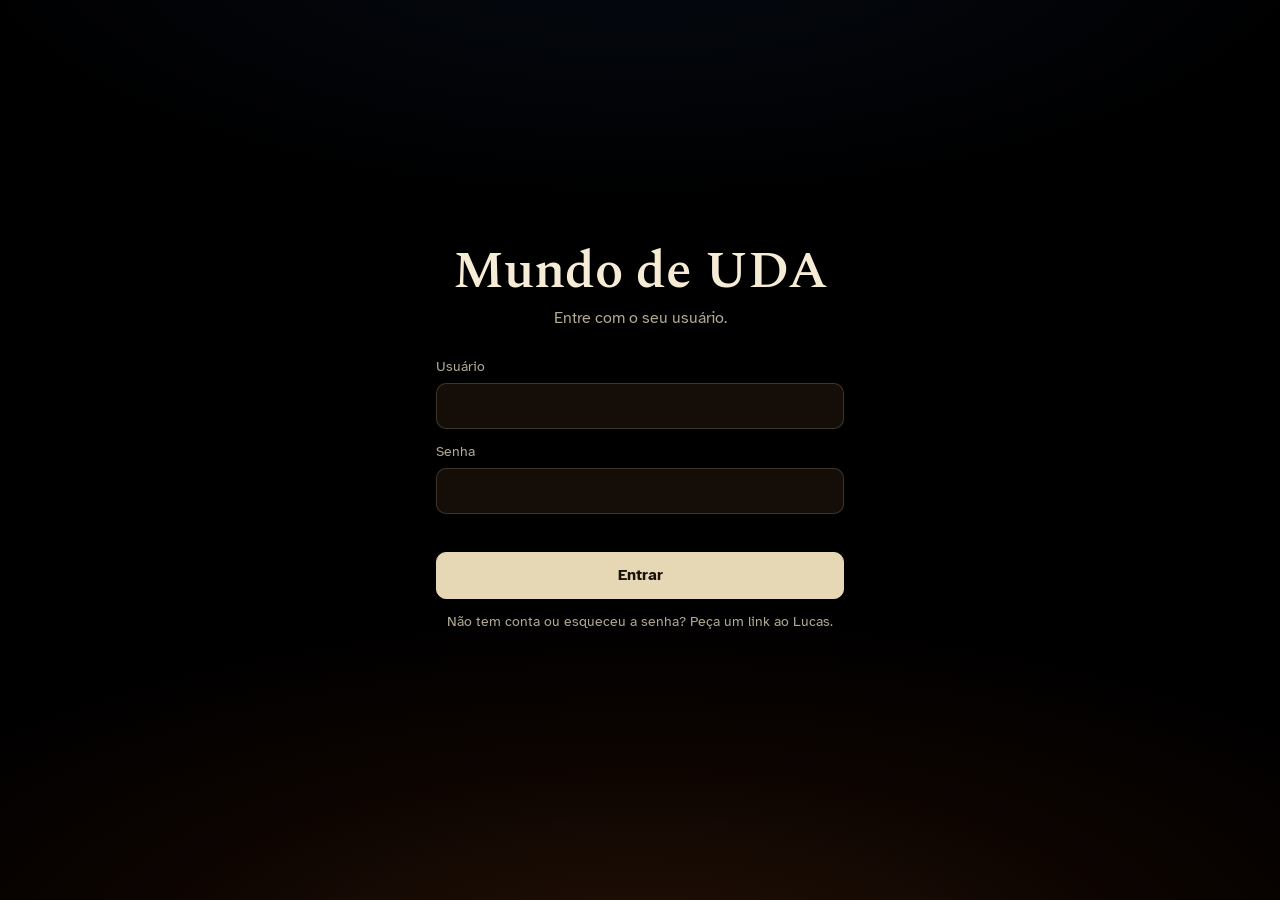
<file: site/sala.html>
<!doctype html>
<html lang="pt-BR">
<head>
<meta charset="utf-8">
<meta name="viewport" content="width=device-width,initial-scale=1,viewport-fit=cover">
<meta name="theme-color" content="#0b0b0d">
<link rel="icon" href="data:,">
<title>Sala · Mundo de UDA</title>
<link rel="preconnect" href="https://fonts.googleapis.com">
<link rel="stylesheet" href="https://fonts.googleapis.com/css2?family=Spectral:wght@600&family=Atkinson+Hyperlegible:wght@400;700&display=swap">
<link rel="stylesheet" href="js/base.css">
<style>
/* Opção A: a imagem ocupa a tela; uma pílula no alto; o mestre troca a imagem por uma gaveta embaixo */
html,body{height:100%;overflow:hidden;overscroll-behavior:none}
#palco{position:fixed;inset:0;touch-action:none;overflow:hidden;background:var(--bg);user-select:none;-webkit-user-select:none}
#cena{position:absolute;inset:0;transform-origin:0 0;will-change:transform}
#cena img{width:100%;height:100%;object-fit:contain;display:block;pointer-events:none;-webkit-user-drag:none}
#vazio{position:absolute;inset:0;display:grid;place-items:center;text-align:center;padding:24px;color:var(--mute)}
#vazio b{display:block;font:600 20px/1.3 var(--f-disp);color:var(--ink);margin-bottom:6px}
.pilula{position:fixed;z-index:5;top:calc(10px + env(safe-area-inset-top,0px));left:max(10px,env(safe-area-inset-left,0px));right:max(10px,env(safe-area-inset-right,0px));
  display:flex;align-items:center;gap:10px;background:rgba(11,11,13,.74);-webkit-backdrop-filter:blur(8px);backdrop-filter:blur(8px);border-radius:22px;padding:6px 8px 6px 6px}
.pilula a,.pilula button{color:var(--ink);background:none;border:0;font:inherit;cursor:pointer;text-decoration:none}
.pilula .volta{font-size:22px;line-height:1;padding:4px 10px}
.pilula .tit{flex:1;min-width:0;display:grid}
.pilula .tit b{white-space:nowrap;overflow:hidden;text-overflow:ellipsis}
.pilula .tit small{color:var(--mute);font-size:13px;white-space:nowrap;overflow:hidden;text-overflow:ellipsis}
.pilula .troca{border:1px solid var(--borda)!important;border-radius:16px;padding:6px 12px;font-weight:700;font-size:14px}
#dica{position:fixed;z-index:4;left:50%;transform:translateX(-50%);width:max-content;max-width:calc(100% - 32px);bottom:calc(14px + env(safe-area-inset-bottom,0px));text-align:center;color:var(--ink);font-size:13px;pointer-events:none;transition:opacity .6s;
  background:rgba(11,11,13,.78);border-radius:14px;padding:6px 12px}
body.mestre #dica{bottom:calc(76px + env(safe-area-inset-bottom,0px))}
/* gaveta do mestre */
#gaveta{position:fixed;z-index:6;left:0;right:0;bottom:0;background:var(--card);border-radius:18px 18px 0 0;
  padding:8px max(14px,env(safe-area-inset-right,0px)) calc(14px + env(safe-area-inset-bottom,0px)) max(14px,env(safe-area-inset-left,0px));display:grid;gap:10px;max-height:72vh}
#gaveta .alca{width:100%;background:none;border:0;color:var(--ink);font:700 15px var(--f-ui);display:grid;gap:8px;justify-items:center;padding:2px 0 4px;cursor:pointer}
#gaveta .alca i{width:38px;height:4px;border-radius:2px;background:var(--borda)}
#gaveta .alca span{justify-self:start}
#g-corpo{display:grid;gap:10px;overflow:auto;min-height:0}
.minis{display:grid;grid-template-columns:repeat(auto-fill,minmax(76px,1fr));gap:8px}
.mini{position:relative;aspect-ratio:1;border-radius:9px;overflow:hidden;border:2px solid transparent;background:var(--campo);padding:0;cursor:pointer}
.mini img{width:100%;height:100%;object-fit:cover;display:block}
.mini.sel{border-color:var(--ink)}
.mini .na-tela{position:absolute;left:4px;bottom:4px;font:700 10px var(--f-ui);background:var(--ink);color:var(--bg);border-radius:6px;padding:1px 5px}
.mini.sel .na-tela{box-shadow:0 0 0 1px var(--bg)}
#ficha{position:fixed;left:0;right:0;bottom:0;top:calc(64px + env(safe-area-inset-top,0px));z-index:3;border:0;width:100%;height:calc(100% - 64px - env(safe-area-inset-top,0px));background:var(--bg)}
/* abas da gaveta: Imagens, Mundo, Fichas */
.abas{display:flex;border:1px solid var(--borda);border-radius:10px;overflow:hidden}
.abas button{flex:1;border:0;background:none;color:var(--mute);font:700 14px var(--f-ui);padding:8px 6px;cursor:pointer}
.abas button[aria-pressed="true"]{background:var(--perg);color:#1a1208}
.mini .rot{position:absolute;left:0;right:0;bottom:0;font:700 11px/1.2 var(--f-ui);color:var(--ink);background:linear-gradient(transparent,rgba(0,0,0,.85));padding:14px 5px 4px;text-align:left;overflow:hidden;text-overflow:ellipsis;white-space:nowrap}
.mini.do-mundo{aspect-ratio:3/2}
.minis.mundo{grid-template-columns:repeat(auto-fill,minmax(120px,1fr))}
/* escolher um pedaço do mapa */
#recorte{position:fixed;inset:0;z-index:8;background:var(--bg);display:grid;grid-template-rows:auto minmax(0,1fr) auto;gap:10px;
  padding:calc(12px + env(safe-area-inset-top,0px)) max(14px,env(safe-area-inset-right,0px)) calc(12px + env(safe-area-inset-bottom,0px)) max(14px,env(safe-area-inset-left,0px))}
#recorte .rc-topo{display:grid;gap:2px}
#recorte .rc-topo b{font:600 20px/1.2 var(--f-disp);color:var(--titulo)}
#rc-palco{position:relative;min-height:0;border-radius:12px;overflow:hidden;background:var(--campo);touch-action:none}
#rc-cv{position:absolute;inset:0;width:100%;height:100%;display:block;cursor:crosshair;touch-action:none}
#recorte .rc-acoes{display:grid;grid-template-columns:1fr 1fr;gap:8px}
#recorte .rc-acoes .bt:last-child{grid-column:1/-1}
</style>
</head>
<body>
<div id="palco"><div id="cena"><img id="img" alt=""></div>
  <div id="vazio"><div><b id="vazio-t">Carregando a sala…</b><span id="vazio-s"></span><button class="bt" id="bt-vazio-abrir" type="button" hidden style="margin-top:16px">Mostrar imagem ou mapa</button></div></div>
</div>
<iframe id="ficha" title="Sua ficha" hidden></iframe>
<div class="pilula">
  <a class="volta" id="bt-volta" href="index.html" aria-label="Voltar para a mesa">‹</a>
  <div class="tit"><b id="t-nome">Sala</b><small id="t-sub"></small></div>
  <button class="troca" id="bt-troca" type="button" hidden>Ficha</button>
</div>
<div id="dica" hidden>dois dedos para dar zoom · toque duas vezes para voltar</div>

<section id="gaveta" hidden aria-label="Gaveta do mestre">
  <button class="alca" id="g-alca" type="button" aria-expanded="false"><i></i><span>Imagens, mundo e fichas</span></button>
  <div id="g-corpo" hidden>
    <div class="abas" role="group" aria-label="O que abrir"><button type="button" data-aba="imagens" aria-pressed="true">Imagens</button><button type="button" data-aba="mundo" aria-pressed="false">Mundo</button><button type="button" data-aba="fichas" aria-pressed="false">Fichas</button></div>
    <div id="aba-imagens" style="display:grid;gap:10px">
      <div class="minis" id="g-minis"></div>
      <p class="msg" id="g-msg" role="status"></p>
      <button class="bt" id="bt-mostrar" type="button" disabled>Mostrar para todos</button>
      <button class="bt sec" id="bt-enviar" type="button">Enviar imagem</button>
      <input type="file" id="arq" accept="image/*" hidden>
    </div>
    <div id="aba-mundo" hidden style="display:grid;gap:10px">
      <p class="nota" id="m-nota">Toque num mapa para mostrar inteiro ou escolher um pedaço dele.</p>
      <div class="minis mundo" id="m-minis"></div>
      <p class="msg" id="m-msg" role="status"></p>
    </div>
    <div id="aba-fichas" hidden style="display:grid;gap:10px">
      <p class="nota">As fichas dos personagens nesta mesa. Você só vê: o que mudar não é salvo na ficha do jogador.</p>
      <div class="lista" id="f-lista"></div>
    </div>
  </div>
</section>

<div id="recorte" hidden role="dialog" aria-label="Mostrar um mapa do mundo">
  <div class="rc-topo"><b id="rc-nome"></b><span class="nota" id="rc-dica">Arraste sobre o mapa para escolher um pedaço. Ou mostre o mapa inteiro.</span></div>
  <div id="rc-palco"><canvas id="rc-cv"></canvas></div>
  <div style="display:grid;gap:8px">
    <p class="msg" id="rc-msg" role="status"></p>
    <div class="rc-acoes"><button class="bt sec" id="rc-cancelar" type="button">Cancelar</button><button class="bt sec" id="rc-inteiro" type="button">Mostrar inteiro</button><button class="bt" id="rc-pedaco" type="button" disabled>Mostrar este pedaço</button></div>
  </div>
</div>

<script src="js/supabase.js"></script>
<script src="js/comum.js"></script>
<script src="js/mapa-desenho.js"></script>
<script src="js/mundo-dados.js"></script>
<script>
const $ = s => document.querySelector(s);
const M = smParam("m");
let EU, MESA, MESTRE = false, NOME = "", MINHA_FICHA = null, ATUAL = null, SEL = null, CANAL = null;

/* ---------- imagem na tela ---------- */
async function mostrarImagem(caminho, titulo) {
  if (caminho === ATUAL) { $("#t-sub").dataset.tit = titulo || ""; atualizarSub(); return }
  ATUAL = caminho; $("#t-sub").dataset.tit = titulo || ""; atualizarSub();
  if (!caminho) { $("#img").removeAttribute("src"); vazio(true); return }
  try {
    const u = await smImagem(caminho);
    if (caminho !== ATUAL) return;
    $("#img").src = u; resetZoom(); vazio(false);
    if (!sessionStorage.getItem("dica")) { const d = $("#dica"); d.hidden = false; setTimeout(() => d.style.opacity = 0, 3500); try { sessionStorage.setItem("dica", "1") } catch (e) { } }
  } catch (e) { vazio(true, "Não consegui baixar a imagem.", "Confira a internet. Ela aparece sozinha quando a conexão voltar.") }
  marcarNaTela();
}
function vazio(sim, t, s) {
  $("#vazio").hidden = !sim; $("#cena").hidden = sim;
  if (sim) {
    $("#vazio-t").textContent = t || "O mestre ainda não mostrou nenhuma imagem.";
    $("#vazio-s").textContent = s || (MESTRE ? "Escolha o que os jogadores vão ver." : "Ela aparece aqui sozinha.");
  }
  $("#bt-vazio-abrir").hidden = !(sim && MESTRE && !t);
}
let PESSOAS = 1;
function atualizarSub() { const t = $("#t-sub").dataset.tit; $("#t-sub").textContent = [t, PESSOAS + " na sala"].filter(Boolean).join(" · ") }

/* ---------- zoom e arrastar ---------- */
const palco = $("#palco"), cena = $("#cena");
let z = { s: 1, x: 0, y: 0 }, ini = null, ultimoToque = 0;
const pts = new Map();
function aplicar() {
  if (z.s <= 1.001) z = { s: 1, x: 0, y: 0 };
  else { const w = palco.clientWidth, h = palco.clientHeight; z.x = Math.min(0, Math.max(w - w * z.s, z.x)); z.y = Math.min(0, Math.max(h - h * z.s, z.y)) }
  cena.style.transform = `translate(${z.x}px,${z.y}px) scale(${z.s})`;
}
function resetZoom() { z = { s: 1, x: 0, y: 0 }; aplicar() }
function estado() {
  const p = [...pts.values()];
  if (p.length >= 2) { const [a, b] = p; return { d: Math.hypot(a.x - b.x, a.y - b.y), cx: (a.x + b.x) / 2, cy: (a.y + b.y) / 2, z: { ...z } } }
  if (p.length === 1) return { x: p[0].x, y: p[0].y, z: { ...z } };
  return null;
}
palco.addEventListener("pointerdown", e => {
  palco.setPointerCapture(e.pointerId); pts.set(e.pointerId, { x: e.clientX, y: e.clientY }); ini = estado();
  if (pts.size === 1) { const t = Date.now(); if (t - ultimoToque < 300) resetZoom(); ultimoToque = t }
});
palco.addEventListener("pointermove", e => {
  if (!pts.has(e.pointerId)) return;
  pts.set(e.pointerId, { x: e.clientX, y: e.clientY });
  const p = [...pts.values()];
  if (p.length >= 2 && ini && ini.d) {
    const [a, b] = p, d = Math.hypot(a.x - b.x, a.y - b.y), cx = (a.x + b.x) / 2, cy = (a.y + b.y) / 2;
    const s = Math.min(6, Math.max(1, ini.z.s * d / ini.d));
    z = { s, x: cx - s * (ini.cx - ini.z.x) / ini.z.s, y: cy - s * (ini.cy - ini.z.y) / ini.z.s };
  } else if (p.length === 1 && ini && ini.x !== undefined) {
    z = { s: ini.z.s, x: ini.z.x + (p[0].x - ini.x), y: ini.z.y + (p[0].y - ini.y) };
  }
  aplicar();
});
const solta = e => { pts.delete(e.pointerId); ini = estado() };
palco.addEventListener("pointerup", solta); palco.addEventListener("pointercancel", solta);
palco.addEventListener("wheel", e => {
  e.preventDefault();
  const s = Math.min(6, Math.max(1, z.s * Math.exp(-e.deltaY / 400)));
  z = { s, x: e.clientX - s * (e.clientX - z.x) / z.s, y: e.clientY - s * (e.clientY - z.y) / z.s }; aplicar();
}, { passive: false });
addEventListener("resize", aplicar);
document.addEventListener("gesturestart", e => e.preventDefault());

/* ---------- ficha (ideia 3: ficha e mapa na mesma tela) ---------- */
$("#bt-troca").onclick = () => {
  const f = $("#ficha"), abrir = f.hidden;
  if (abrir && !f.src) f.src = MINHA_FICHA;
  f.hidden = !abrir; $("#bt-troca").textContent = abrir ? "Mapa" : "Ficha";
  if (MESTRE) $("#gaveta").hidden = abrir;
};

/* ---------- gaveta do mestre ---------- */
let MINIS = [];
let ABA = "imagens";
$("#g-alca").onclick = () => { const c = $("#g-corpo"), abrir = c.hidden; c.hidden = !abrir; $("#g-alca").setAttribute("aria-expanded", abrir); if (abrir) abrirAba(ABA) };
document.querySelectorAll("[data-aba]").forEach(b => b.onclick = () => abrirAba(b.dataset.aba));
$("#bt-vazio-abrir").onclick = () => { if ($("#g-corpo").hidden) $("#g-alca").onclick() };   // atalho do meio da sala vazia: abre a gaveta
function abrirAba(a) {
  ABA = a;
  document.querySelectorAll("[data-aba]").forEach(b => b.setAttribute("aria-pressed", String(b.dataset.aba === a)));
  ["imagens", "mundo", "fichas"].forEach(k => $("#aba-" + k).hidden = k !== a);
  if (a === "imagens") carregarMinis(); else if (a === "mundo") carregarMundo(); else carregarFichas();
}
async function carregarMinis() {
  const box = $("#g-minis");
  let arqs;
  try { arqs = await smListar(M + "/mapas") } catch (e) { gMsg("Não consegui ler as suas imagens.", true); return }
  MINIS = arqs.map(a => ({ caminho: M + "/mapas/" + a.name, nome: a.name }));
  box.textContent = "";
  if (!MINIS.length) { box.append(smEl("p", { class: "vazio", style: "grid-column:1/-1" }, "Nenhuma imagem ainda. Envie a primeira.")); return }
  for (const m of MINIS) {
    const bt = smEl("button", { class: "mini", type: "button", "aria-label": smNomeLegivel(m.nome), onclick: () => selecionar(m.caminho) }, smEl("img", { alt: "" }));
    bt.dataset.c = m.caminho; box.append(bt);
    smImagem(m.caminho).then(u => bt.firstChild.src = u).catch(() => { });
  }
  if (!SEL) SEL = ATUAL; marcarNaTela();
}
function selecionar(c) { SEL = c; marcarNaTela() }
function marcarNaTela() {
  document.querySelectorAll(".mini").forEach(b => {
    b.classList.toggle("sel", b.dataset.c === SEL);
    const ja = b.querySelector(".na-tela"); if (ja) ja.remove();
    if (b.dataset.c === ATUAL) b.append(smEl("span", { class: "na-tela" }, "na tela"));
  });
  const bt = $("#bt-mostrar");
  bt.disabled = !SEL || SEL === ATUAL;
  bt.textContent = SEL && SEL === ATUAL ? "Esta já está na tela" : "Mostrar para todos";
}
function gMsg(t, ruim) { const m = $("#g-msg"); m.className = "msg" + (ruim ? " erro" : ""); m.textContent = t }
$("#bt-mostrar").onclick = async () => {
  if (!SEL) return;
  const { error } = await sb.from("mesas").update({ imagem_atual: SEL, imagem_titulo: smNomeLegivel(SEL.split("/").pop()) }).eq("id", M);
  if (error) { gMsg("Não consegui mostrar: " + error.message, true); return }
  gMsg(""); mostrarImagem(SEL, smNomeLegivel(SEL.split("/").pop()));
};
$("#bt-enviar").onclick = () => $("#arq").click();
$("#arq").onchange = async e => {
  const f = e.target.files && e.target.files[0]; e.target.value = ""; if (!f) return;
  gMsg("Preparando a imagem…");
  const corpo = await smReduzir(f);
  const caminho = M + "/mapas/" + smNomeArquivo(f.name, corpo !== f ? "jpg" : null);
  gMsg("Enviando…");
  const { error } = await sb.storage.from("mesas").upload(caminho, corpo, { contentType: corpo.type || f.type });
  if (error) { gMsg(/size|large/i.test(error.message) ? "Imagem grande demais (máximo 20 MB)." : "Não consegui enviar: " + error.message, true); return }
  gMsg("Enviada. Toque em Mostrar para todos quando quiser.");
  SEL = caminho; await carregarMinis();
};

/* ---------- aba Mundo: os mapas do mundo desta mesa ---------- */
let DM = null;   // o mundo como o mestre vê (mundo-dados.js)
const nomeMapaSala = m => m.lugar_id ? ((DM.paginas.find(p => p.id === m.lugar_id) || {}).nome || m.nome) : (m.nome || "Mapa do mundo");
async function carregarMundo() {
  const box = $("#m-minis"), nota = $("#m-nota");
  if (!DM) { box.textContent = ""; box.append(smEl("p", { class: "vazio", style: "grid-column:1/-1" }, "Abrindo o mundo…")); try { DM = await MD.carregar() } catch (e) { DM = null; box.textContent = ""; mMsg("Não consegui abrir o mundo agora. Confira a internet e tente de novo.", true); return } }
  box.textContent = "";
  if (!DM.mundo) { nota.textContent = "Esta mesa ainda não tem mundo. Escolha um na página da mesa, em Mundo desta mesa."; return }
  nota.textContent = DM.mundo.nome + ": toque num mapa para mostrar inteiro ou escolher um pedaço dele.";
  if (!DM.mapas.length) { box.append(smEl("p", { class: "vazio", style: "grid-column:1/-1" }, "Este mundo ainda não tem mapa.")); return }
  for (const m of DM.mapas) {
    const bt = smEl("button", { class: "mini do-mundo", type: "button", onclick: () => abrirRecorte(m) }, smEl("img", { alt: "" }), smEl("span", { class: "rot" }, nomeMapaSala(m)));
    box.append(bt);
    MD.imagem(m.imagem).then(u => bt.firstChild.src = u).catch(() => { });
  }
}
function mMsg(t, ruim) { const m = $("#m-msg"); m.className = "msg" + (ruim ? " erro" : ""); m.textContent = t }

/* escolher um pedaço: arrasta um retângulo sobre o mapa */
let RC = null;
function rcMsg(t, ruim) { const m = $("#rc-msg"); m.className = "msg" + (ruim ? " erro" : ""); m.textContent = t }
async function abrirRecorte(m) {
  RC = { m, nome: nomeMapaSala(m), img: null, sel: null, fit: null };
  $("#recorte").hidden = false; $("#rc-nome").textContent = RC.nome; $("#rc-pedaco").disabled = true; rcMsg("Abrindo o mapa…");
  try { const img = new Image(); img.src = await MD.imagem(m.imagem); await img.decode(); if (RC && RC.m === m) { RC.img = img; rcMsg(""); rcDesenhar() } }
  catch (e) { rcMsg("Não consegui abrir este mapa. Tente de novo.", true) }
}
function fecharRecorte() { $("#recorte").hidden = true; RC = null }
function rcDesenhar() {
  if (!RC || !RC.img) return;
  const cv = $("#rc-cv"), r = cv.getBoundingClientRect(), d = Math.min(devicePixelRatio || 1, 2);
  cv.width = Math.round(r.width * d); cv.height = Math.round(r.height * d);
  const c = cv.getContext("2d"), W = r.width, H = r.height, iw = RC.img.naturalWidth, ih = RC.img.naturalHeight, k = Math.min(W / iw, H / ih);
  RC.fit = { x: (W - iw * k) / 2, y: (H - ih * k) / 2, k };
  c.setTransform(d, 0, 0, d, 0, 0); c.clearRect(0, 0, W, H); c.drawImage(RC.img, RC.fit.x, RC.fit.y, iw * k, ih * k);
  const q = RC.sel;
  if (q) {
    const x = Math.min(q.x0, q.x1), y = Math.min(q.y0, q.y1), w = Math.abs(q.x1 - q.x0), h = Math.abs(q.y1 - q.y0);
    c.fillStyle = "rgba(0,0,0,.6)"; c.beginPath(); c.rect(0, 0, W, H); c.rect(x, y, w, h); c.fill("evenodd");
    c.setLineDash([7, 5]); c.strokeStyle = "#e6d8b5"; c.lineWidth = 2; c.strokeRect(x, y, w, h); c.setLineDash([]);
  }
  $("#rc-pedaco").disabled = !pedacoOk();
}
function pedacoOk() { const q = RC && RC.sel; return !!q && Math.abs(q.x1 - q.x0) > 16 && Math.abs(q.y1 - q.y0) > 16 }
(() => {
  const cv = $("#rc-cv"); let arrasta = false;
  const ponto = e => { const r = cv.getBoundingClientRect(), f = RC.fit, iw = RC.img.naturalWidth * f.k, ih = RC.img.naturalHeight * f.k;
    return { x: Math.min(f.x + iw, Math.max(f.x, e.clientX - r.left)), y: Math.min(f.y + ih, Math.max(f.y, e.clientY - r.top)) } };
  cv.addEventListener("pointerdown", e => { if (!RC || !RC.img) return; cv.setPointerCapture(e.pointerId); arrasta = true; const p = ponto(e); RC.sel = { x0: p.x, y0: p.y, x1: p.x, y1: p.y }; rcDesenhar() });
  cv.addEventListener("pointermove", e => { if (!arrasta) return; const p = ponto(e); RC.sel.x1 = p.x; RC.sel.y1 = p.y; rcDesenhar() });
  const fim = () => { if (!arrasta) return; arrasta = false; if (!pedacoOk()) RC.sel = null; rcDesenhar() };
  cv.addEventListener("pointerup", fim); cv.addEventListener("pointercancel", fim);
  addEventListener("resize", () => { if (RC) { RC.sel = null; rcDesenhar() } });
})();
$("#rc-cancelar").onclick = fecharRecorte;
$("#rc-inteiro").onclick = async e => {
  const b = e.currentTarget; b.disabled = true; rcMsg("Mostrando…");
  try { const c = await MD.mostrar(RC.m, RC.nome); await mostrarImagem(c, RC.nome); fecharRecorte(); gMsg("") }
  catch (x) { console.error(x); rcMsg("Não consegui mostrar. Confira a internet e tente de novo.", true) }
  b.disabled = false;
};
$("#rc-pedaco").onclick = async e => {
  const b = e.currentTarget; b.disabled = true; rcMsg("Preparando o pedaço…");
  try {
    const q = RC.sel, f = RC.fit;
    const sx = (Math.min(q.x0, q.x1) - f.x) / f.k, sy = (Math.min(q.y0, q.y1) - f.y) / f.k, sw = Math.abs(q.x1 - q.x0) / f.k, sh = Math.abs(q.y1 - q.y0) / f.k;
    const k = Math.min(1, 2400 / Math.max(sw, sh)), out = document.createElement("canvas");
    out.width = Math.round(sw * k); out.height = Math.round(sh * k);
    const c = out.getContext("2d"); c.fillStyle = "#000"; c.fillRect(0, 0, out.width, out.height); c.drawImage(RC.img, sx, sy, sw, sh, 0, 0, out.width, out.height);
    const blob = await new Promise(r => out.toBlob(r, "image/jpeg", .9));
    const caminho = M + "/mapas/" + smNomeArquivo(RC.nome + " pedaço", "jpg"), titulo = RC.nome + " (pedaço)";
    rcMsg("Enviando…");
    const up = await sb.storage.from("mesas").upload(caminho, blob, { contentType: "image/jpeg" }); if (up.error) throw up.error;
    const { error } = await sb.from("mesas").update({ imagem_atual: caminho, imagem_titulo: titulo }).eq("id", M); if (error) throw error;
    await mostrarImagem(caminho, titulo); fecharRecorte(); gMsg("");
  } catch (x) { console.error(x); rcMsg("Não consegui mostrar o pedaço. Confira a internet e tente de novo.", true); b.disabled = false }
};

/* ---------- aba Fichas: o mestre abre a ficha de quem está na mesa (só para ver) ---------- */
async function carregarFichas() {
  const l = $("#f-lista"); l.textContent = "";
  const { data, error } = await sb.from("fichas").select("id,nome,dono_id,pagina:dados->>pagina").eq("mesa_id", M).order("nome");
  if (error) { l.append(smEl("p", { class: "msg erro" }, "Não consegui ler as fichas agora. Tente de novo.")); return }
  if (!data.length) { l.append(smEl("p", { class: "vazio" }, "Nenhum personagem nesta mesa ainda.")); return }
  const { data: jog } = await sb.from("jogadores").select("id,nome").in("id", [...new Set(data.map(f => f.dono_id))]);
  const quem = {}; (jog || []).forEach(j => quem[j.id] = j.nome);
  data.forEach(f => l.append(smEl("button", { class: "item", type: "button", onclick: () => abrirFicha(f) },
    smEl("b", {}, f.nome || "Sem nome"), smEl("small", {}, f.dono_id === EU.id ? "seu personagem" : (quem[f.dono_id] || "jogador")), smEl("span", { class: "seta", "aria-hidden": "true" }, "›"))));
}
function abrirFicha(f) {
  const proprio = f.dono_id === EU.id, url = (f.pagina || "criador.html") + "?embed=1&" + (proprio ? (f.pagina ? "f=" + f.id : "f=" + encodeURIComponent(f.pid || "")) : "ver=" + f.id);
  const fr = $("#ficha"); fr.src = proprio && MINHA_FICHA ? MINHA_FICHA : url; fr.hidden = false;
  $("#bt-troca").hidden = false; $("#bt-troca").textContent = "Mapa"; $("#gaveta").hidden = true;
}

/* ---------- entrada ---------- */
async function entrar() {
  EU = (await smExigirLogin()).user;
  const [mesa, eu, ficha] = await Promise.all([
    sb.from("mesas").select("id,nome,mestre_id,imagem_atual,imagem_titulo").eq("id", M).maybeSingle(),
    sb.from("jogadores").select("nome").eq("id", EU.id).maybeSingle(),
    sb.from("fichas").select("id,pid:dados->>id,pagina:dados->>pagina").eq("mesa_id", M).eq("dono_id", EU.id).limit(1)
  ]);
  if (mesa.error || !mesa.data) { vazio(true, "Não achei essa mesa, ou você não está nela.", "Volte ao início e entre com o código."); return }
  MESA = mesa.data; MESTRE = MESA.mestre_id === EU.id; NOME = (eu.data && eu.data.nome) || "";
  const fx = ficha.data && ficha.data[0];
  /* ficha do criador abre pelo id do personagem; ficha sob medida (Daibo) abre a página dela pela linha */
  MINHA_FICHA = fx && (fx.pagina ? fx.pagina + "?embed=1&f=" + fx.id : fx.pid ? "criador.html?embed=1&f=" + encodeURIComponent(fx.pid) : null);
  document.title = MESA.nome + " · Mundo de UDA";
  $("#t-nome").textContent = MESA.nome; $("#bt-volta").href = "mesa.html?m=" + M;
  $("#bt-troca").hidden = !MINHA_FICHA;
  document.body.classList.toggle("mestre", MESTRE); $("#gaveta").hidden = !MESTRE;
  await mostrarImagem(MESA.imagem_atual, MESA.imagem_titulo);
  if (!MESA.imagem_atual) vazio(true);

  CANAL = sb.channel("sala-" + M, { config: { presence: { key: EU.id } } })
    .on("postgres_changes", { event: "UPDATE", schema: "public", table: "mesas", filter: "id=eq." + M }, p => { if (p.new) mostrarImagem(p.new.imagem_atual, p.new.imagem_titulo) })
    .on("presence", { event: "sync" }, () => { PESSOAS = Math.max(1, Object.keys(CANAL.presenceState()).length); atualizarSub() })
    .subscribe(async st => { if (st === "SUBSCRIBED") await CANAL.track({ nome: NOME, mestre: MESTRE }) });
}
/* ao voltar para a aba, confere se o mestre trocou a imagem enquanto o celular dormia */
document.addEventListener("visibilitychange", async () => {
  if (document.hidden || !MESA) return;
  const { data } = await sb.from("mesas").select("imagem_atual,imagem_titulo").eq("id", M).maybeSingle();
  if (data) mostrarImagem(data.imagem_atual, data.imagem_titulo);
});
entrar().catch(x => { if (x.message !== "sem login") vazio(true, "Algo deu errado ao abrir a sala.", "Volte e tente de novo.") });
</script>
</body>
</html>
</file>
<file: site/js/base.css>
/* Sala de Mesa: visual Brasa viva (aprovado em 04/11/2026). Preto puro, pergaminho e brasa. Um só visual, não muda com o tema do aparelho.
   Desde 06/11/2026: Entrar e Mesa com um sombreado parado (js/brasa.js, sem fagulhas); Início com o mundo em 3D no topo (js/globo.js). */
:root{
  --bg:#000; --ink:#f1ebe0; --mute:#b2a894; --line:rgba(230,216,181,.14); --card:#140d07; --campo:#150e08; --borda:rgba(230,216,181,.2);
  --erro:#ff9a6a; --ok:#b9d3a6; --perg:#e6d8b5; --brasa:#ffb070; --titulo:#f6ecd6;
  --f-disp:"Spectral",Georgia,serif; --f-ui:"Atkinson Hyperlegible",system-ui,-apple-system,sans-serif;
  color-scheme:dark;
}
*{box-sizing:border-box}
html,body{margin:0;background:var(--bg);color:var(--ink)}
/* dois toques rápidos não dão zoom no Safari (13/11: ele apertava Desfazer rápido e a tela aproximava); a pinça continua funcionando */
html,button,a,input,select,label,[role=button]{touch-action:manipulation}
body{font:16px/1.5 var(--f-ui);-webkit-text-size-adjust:100%}
[hidden]{display:none!important}
/* fundo animado (js/brasa.js): atrás de tudo, sem pegar toque */
.sm-fundo,.sm-veu{position:fixed;inset:0;width:100%;height:100%;pointer-events:none;z-index:0}
.pag{position:relative;z-index:1;max-width:560px;margin:0 auto;padding:max(18px,env(safe-area-inset-top,0px)) max(16px,env(safe-area-inset-right,0px)) max(40px,env(safe-area-inset-bottom,0px)) max(16px,env(safe-area-inset-left,0px));display:grid;gap:26px}
h1{font:600 44px/1.05 var(--f-disp);margin:0;text-wrap:balance;color:var(--titulo)}
h2{font:600 22px/1.2 var(--f-disp);margin:0 0 10px;text-wrap:balance;color:var(--perg)}
@media (max-width:480px){h1{font-size:38px}}
p{margin:0}
a{color:inherit}
.mute{color:var(--mute)}
.nota{color:var(--mute);font-size:14px}
.topo{display:flex;justify-content:space-between;align-items:baseline;gap:12px}
.lnk{background:none;border:0;color:var(--mute);font:inherit;font-size:15px;padding:6px 0;cursor:pointer;text-decoration:none}
.bt{display:block;width:100%;border-radius:10px;padding:13px 0;text-align:center;font:700 16px/1.2 var(--f-ui);background:var(--perg);color:#1a1208;border:1px solid var(--perg);cursor:pointer;text-decoration:none}
.bt.sec{background:transparent;color:var(--ink);border-color:var(--borda)}
.bt:disabled{opacity:.45;cursor:default}
.bt.conf,.mini-bt.conf{background:#5a2a22;border-color:#5a2a22;color:var(--ink)}
.duas{display:grid;grid-template-columns:1fr 1fr;gap:10px}
.campo{display:grid;gap:6px}
.campo span{font-size:14px;color:var(--mute)}
input,select{width:100%;font:16px var(--f-ui);color:var(--ink);background:var(--campo);border:1px solid var(--borda);border-radius:10px;padding:12px 13px}
input:focus-visible,select:focus-visible,button:focus-visible,a:focus-visible{outline:2px solid var(--perg);outline-offset:2px}
.form{display:grid;gap:12px}
.caixa{background:rgba(30,16,6,.55);border:1px solid rgba(255,160,90,.28);border-radius:12px;padding:16px;display:grid;gap:12px}
.msg{font-size:14px;min-height:1em}
.msg.erro{color:var(--erro)}.msg.ok{color:var(--ok)}
.lista{display:grid}
.item{display:grid;grid-template-columns:1fr auto;gap:2px 12px;align-items:center;padding:14px 2px;border-bottom:1px solid var(--line);background:none;border-left:0;border-right:0;border-top:0;color:inherit;font:inherit;text-align:left;width:100%;cursor:pointer;text-decoration:none}
.item b{font-weight:700}
.item small{grid-column:1;color:var(--mute);font-size:14px}
.item .seta{grid-row:1/3;grid-column:2;color:var(--mute);font-size:20px}
.vazio{color:var(--mute);padding:6px 0 2px}
.tag{font-size:12px;font-weight:700;border:1px solid var(--borda);border-radius:10px;padding:2px 8px;color:var(--mute)}
.mini-bt{background:transparent;color:var(--ink);border:1px solid var(--borda);border-radius:9px;padding:6px 10px;font:700 13px var(--f-ui);cursor:pointer;text-decoration:none;white-space:nowrap}
.marca{font:600 52px/1 var(--f-disp);color:var(--titulo)}
.codigo{font:600 38px/1 var(--f-disp);letter-spacing:.14em;color:var(--brasa)}
@media (max-width:480px){.marca{font-size:44px}}
/* cena "centro" (Entrar e Mesa): coluna no meio da tela */
.centro{text-align:center}
@media (prefers-reduced-motion:reduce){*{transition:none!important;animation:none!important}}
</file>
<file: site/js/globo.css>
/* Mundo de UDA: o globo do Início (js/globo.js). O pequeno fica no topo da página e rola junto com ela; o toque abre a tela cheia.
   Desde 11/11/2026 os controles usam as cores do site (preto e pergaminho), não mais azul. */
.globo-mini{position:relative;display:block;width:100%;height:clamp(240px,64vw,330px);margin:-6px 0 -10px;padding:0;border:0;background:none;cursor:pointer;border-radius:18px;-webkit-tap-highlight-color:transparent}
.globo-mini canvas{position:absolute;inset:0;width:100%;height:100%;display:block;pointer-events:none}
.globo-mini .globo-legenda{position:absolute;left:50%;bottom:6px;transform:translateX(-50%);white-space:nowrap;font-size:13px;color:var(--mute);background:rgba(0,0,0,.6);border:1px solid var(--borda);border-radius:10px;padding:6px 13px}
.globo-mini:hover .globo-legenda,.globo-mini:focus-visible .globo-legenda{color:var(--ink)}
.globo-mini:focus-visible{outline:2px solid var(--perg);outline-offset:2px}

.gt{position:fixed;inset:0;z-index:50;background:#000;color:var(--ink);overflow:hidden}
.gt-gl{position:absolute;inset:0;width:100%;height:100%;display:block;touch-action:none;cursor:grab}
.gt-gl.arrasta{cursor:grabbing}
.gt-gl.mao{cursor:pointer}
.gt-sobre{position:absolute;inset:0;pointer-events:none;overflow:hidden}
.gt-barra{position:absolute;z-index:4;top:calc(12px + env(safe-area-inset-top,0px));left:max(14px,env(safe-area-inset-left,0px));right:max(14px,env(safe-area-inset-right,0px));display:flex;flex-wrap:wrap;align-items:center;justify-content:space-between;gap:8px 10px}
.gt-nome{font:600 19px/1.1 var(--f-disp);color:var(--perg);text-shadow:0 0 6px #000}
.gt-lado{display:flex;flex-wrap:wrap;gap:8px;justify-content:flex-end;margin-left:auto}
.gt-grupo{display:flex;border-radius:10px;overflow:hidden;background:rgba(6,6,8,.66);border:1px solid var(--borda);-webkit-backdrop-filter:blur(10px);backdrop-filter:blur(10px)}
.gt-grupo button{border:0;background:transparent;color:var(--mute);font:700 13.5px/1 var(--f-ui);padding:11px 12px;cursor:pointer;white-space:nowrap}
.gt-grupo button[aria-pressed="true"]{background:var(--perg);color:#1a1208}
.gt-grupo .gt-fechar{color:var(--ink)}
.gt-grupo button:focus-visible{outline:2px solid var(--perg);outline-offset:-2px}
.gt-zoom{position:absolute;z-index:3;right:max(14px,env(safe-area-inset-right,0px));top:50%;transform:translateY(-50%);display:grid;gap:8px}
.gt-zoom button{width:42px;height:42px;border-radius:10px;border:1px solid var(--borda);background:rgba(6,6,8,.66);color:var(--ink);font:700 20px/1 var(--f-ui);cursor:pointer;-webkit-backdrop-filter:blur(10px);backdrop-filter:blur(10px)}
.gt-zoom button:focus-visible{outline:2px solid var(--perg);outline-offset:2px}
@media (pointer:coarse){.gt-zoom{display:none}}
.gt-rot{position:absolute;left:0;top:0;pointer-events:auto;display:flex;align-items:center;gap:6px;background:none;border:0;padding:6px 8px;margin:0;cursor:pointer;white-space:nowrap;will-change:transform,opacity;opacity:0}
.gt-rot i{width:5px;height:5px;border-radius:50%;flex:none;background:var(--perg);box-shadow:0 0 0 2px rgba(0,0,0,.45)}
.gt-rot span{font:700 11px/1.2 var(--f-ui);letter-spacing:.15em;text-transform:uppercase;color:var(--perg);text-shadow:0 0 5px #000,0 0 2px #000,0 1px 8px #000}
.gt-lugar i{width:4px;height:4px}
.gt-lugar span{font-weight:400;font-size:12px;text-transform:none;letter-spacing:0;color:var(--ink)}
.gt-cidade i{width:7px;height:7px}
.gt-cidade span{font-weight:700;color:var(--perg)}
.gt-rot.sel span{color:#fff}
.gt-rot:focus-visible{outline:2px solid var(--perg);outline-offset:1px;border-radius:6px}
.gt-cartao{position:absolute;z-index:3;left:max(14px,env(safe-area-inset-left,0px));bottom:calc(14px + env(safe-area-inset-bottom,0px));width:min(320px,calc(100% - 28px));box-sizing:border-box;padding:16px;border-radius:14px;background:rgba(6,6,8,.72);border:1px solid var(--borda);-webkit-backdrop-filter:blur(12px);backdrop-filter:blur(12px);display:grid;gap:12px;transition:opacity .3s ease,transform .4s cubic-bezier(.2,.8,.2,1)}
.gt-cartao[data-aberto="nao"]{opacity:0;transform:translateY(10px);pointer-events:none}
.gt-cartao p{margin:0}
.gt-olho{font:700 11px/1.2 var(--f-ui);letter-spacing:.15em;text-transform:uppercase;color:var(--mute)}
.gt-titulo{margin:4px 0 0;font:600 24px/1.1 var(--f-disp);color:var(--perg)}
.gt-coord{margin-top:4px!important;font-size:13px;color:var(--mute);font-variant-numeric:tabular-nums}
.gt-compo{display:grid;gap:6px;margin:0;padding:0;list-style:none}
.gt-compo li{display:grid;grid-template-columns:76px 1fr 38px;align-items:center;gap:10px;font-size:13.5px}
.gt-barra-t{height:5px;border-radius:3px;background:var(--line);overflow:hidden}
.gt-barra-t i{display:block;height:100%;border-radius:3px}
.gt-pc{font-size:12.5px;color:var(--mute);text-align:right;font-variant-numeric:tabular-nums}
.gt-botoes{display:grid;grid-template-columns:1fr 1fr;gap:8px}
.gt-botoes button{border-radius:10px;padding:11px 8px;font:700 14px/1 var(--f-ui);background:transparent;color:var(--ink);border:1px solid var(--borda);cursor:pointer}
.gt-botoes .gt-perto{background:var(--perg);color:#1a1208;border-color:var(--perg)}
.gt-botoes button:focus-visible{outline:2px solid var(--perg);outline-offset:2px}
.gt-dica{position:absolute;left:50%;bottom:calc(18px + env(safe-area-inset-bottom,0px));transform:translateX(-50%);max-width:calc(100% - 28px);box-sizing:border-box;margin:0;text-align:center;font-size:12.5px;color:var(--mute);background:rgba(6,6,8,.66);border:1px solid var(--line);border-radius:12px;padding:7px 14px;pointer-events:none;transition:opacity .6s ease}
.gt-dica.some{opacity:0}
.gt-aviso{position:absolute;inset:0;display:grid;place-items:center;text-align:center;margin:0;padding:24px;color:var(--mute);font-size:14px;pointer-events:none;transition:opacity .5s}
.gt-aviso.some{opacity:0}
.gt-vazio{position:absolute;z-index:3;left:50%;bottom:calc(84px + env(safe-area-inset-bottom,0px));transform:translateX(-50%);width:min(360px,calc(100% - 28px));box-sizing:border-box;margin:0;padding:12px 16px;border-radius:12px;background:rgba(6,6,8,.72);border:1px solid var(--borda);font-size:14px;color:var(--ink);text-align:center}
.gt-vazio a{color:var(--perg)}
@media (prefers-reduced-motion:reduce){.gt-cartao,.gt-dica,.gt-aviso{transition:none}}
.gt-versao{position:absolute;right:max(10px,env(safe-area-inset-right,0px));bottom:calc(4px + env(safe-area-inset-bottom,0px));font-size:10px;color:rgba(178,168,148,.45);pointer-events:none}
</file>
